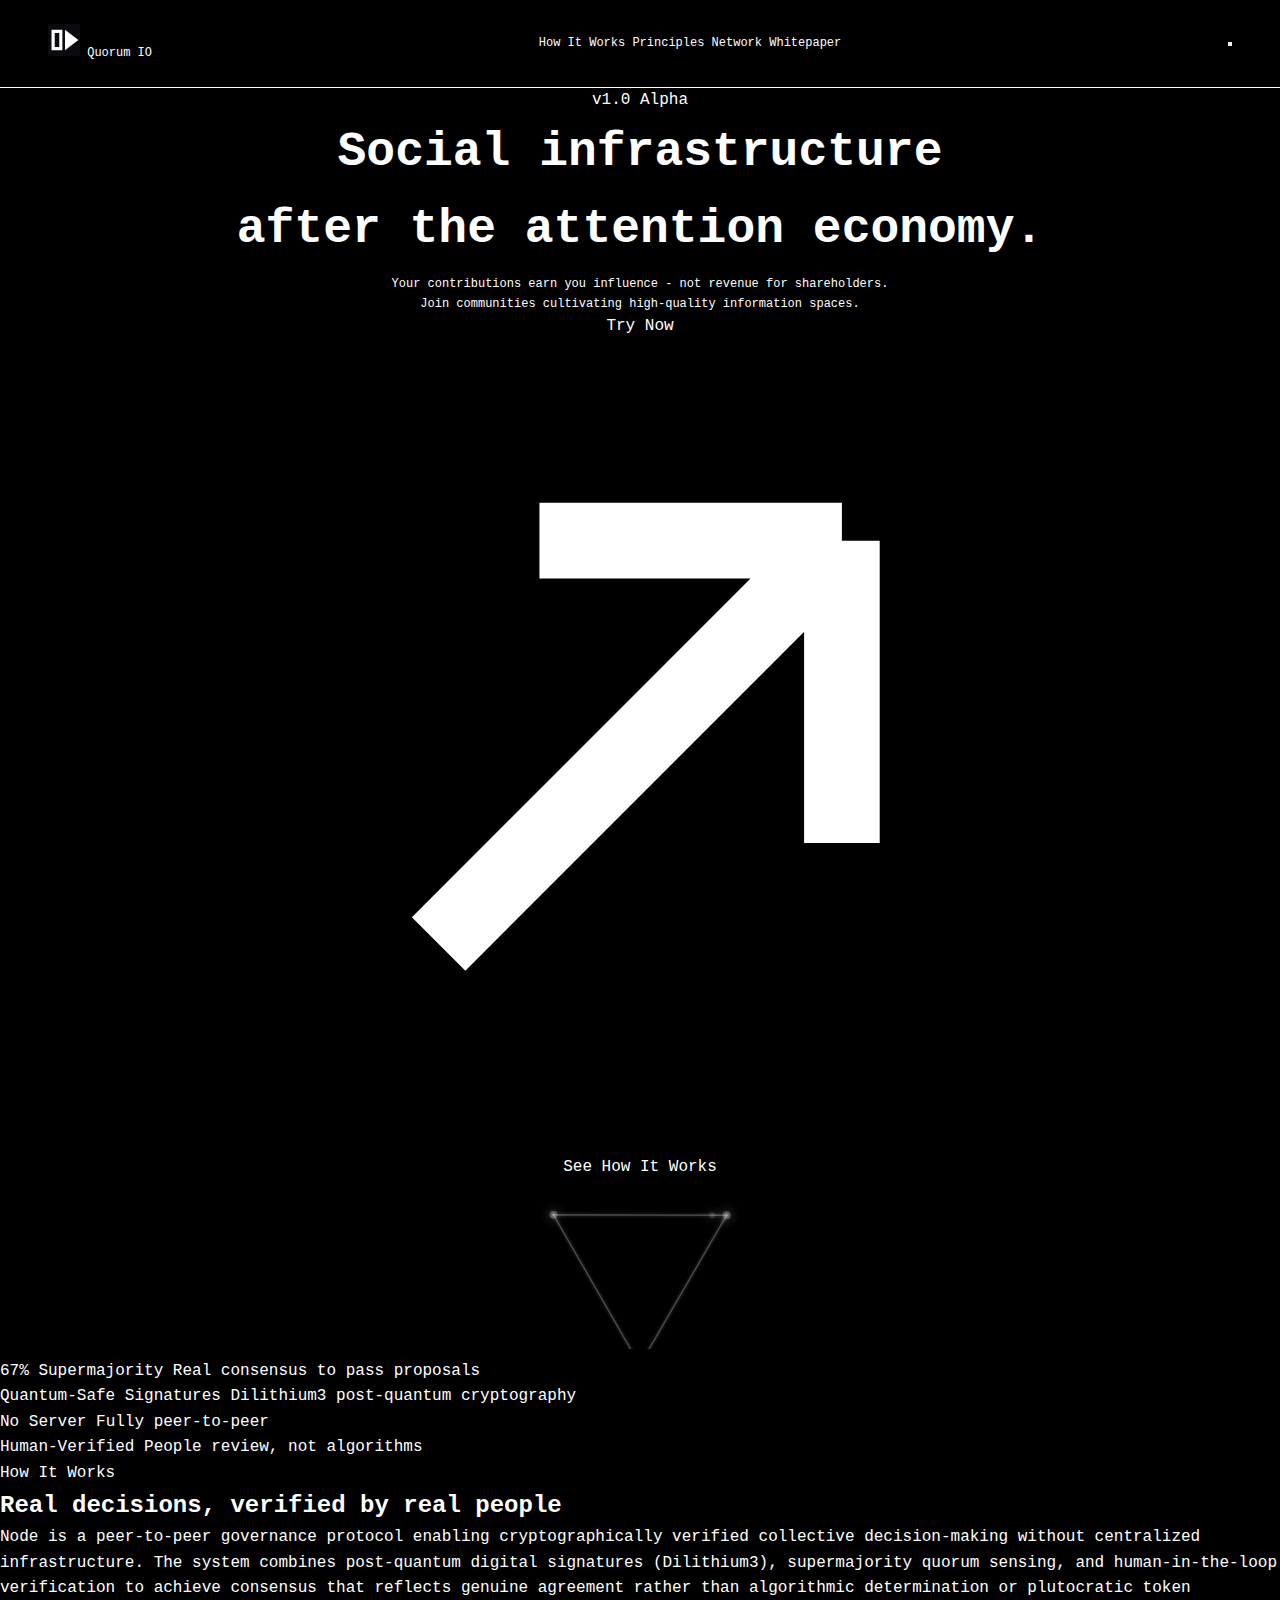
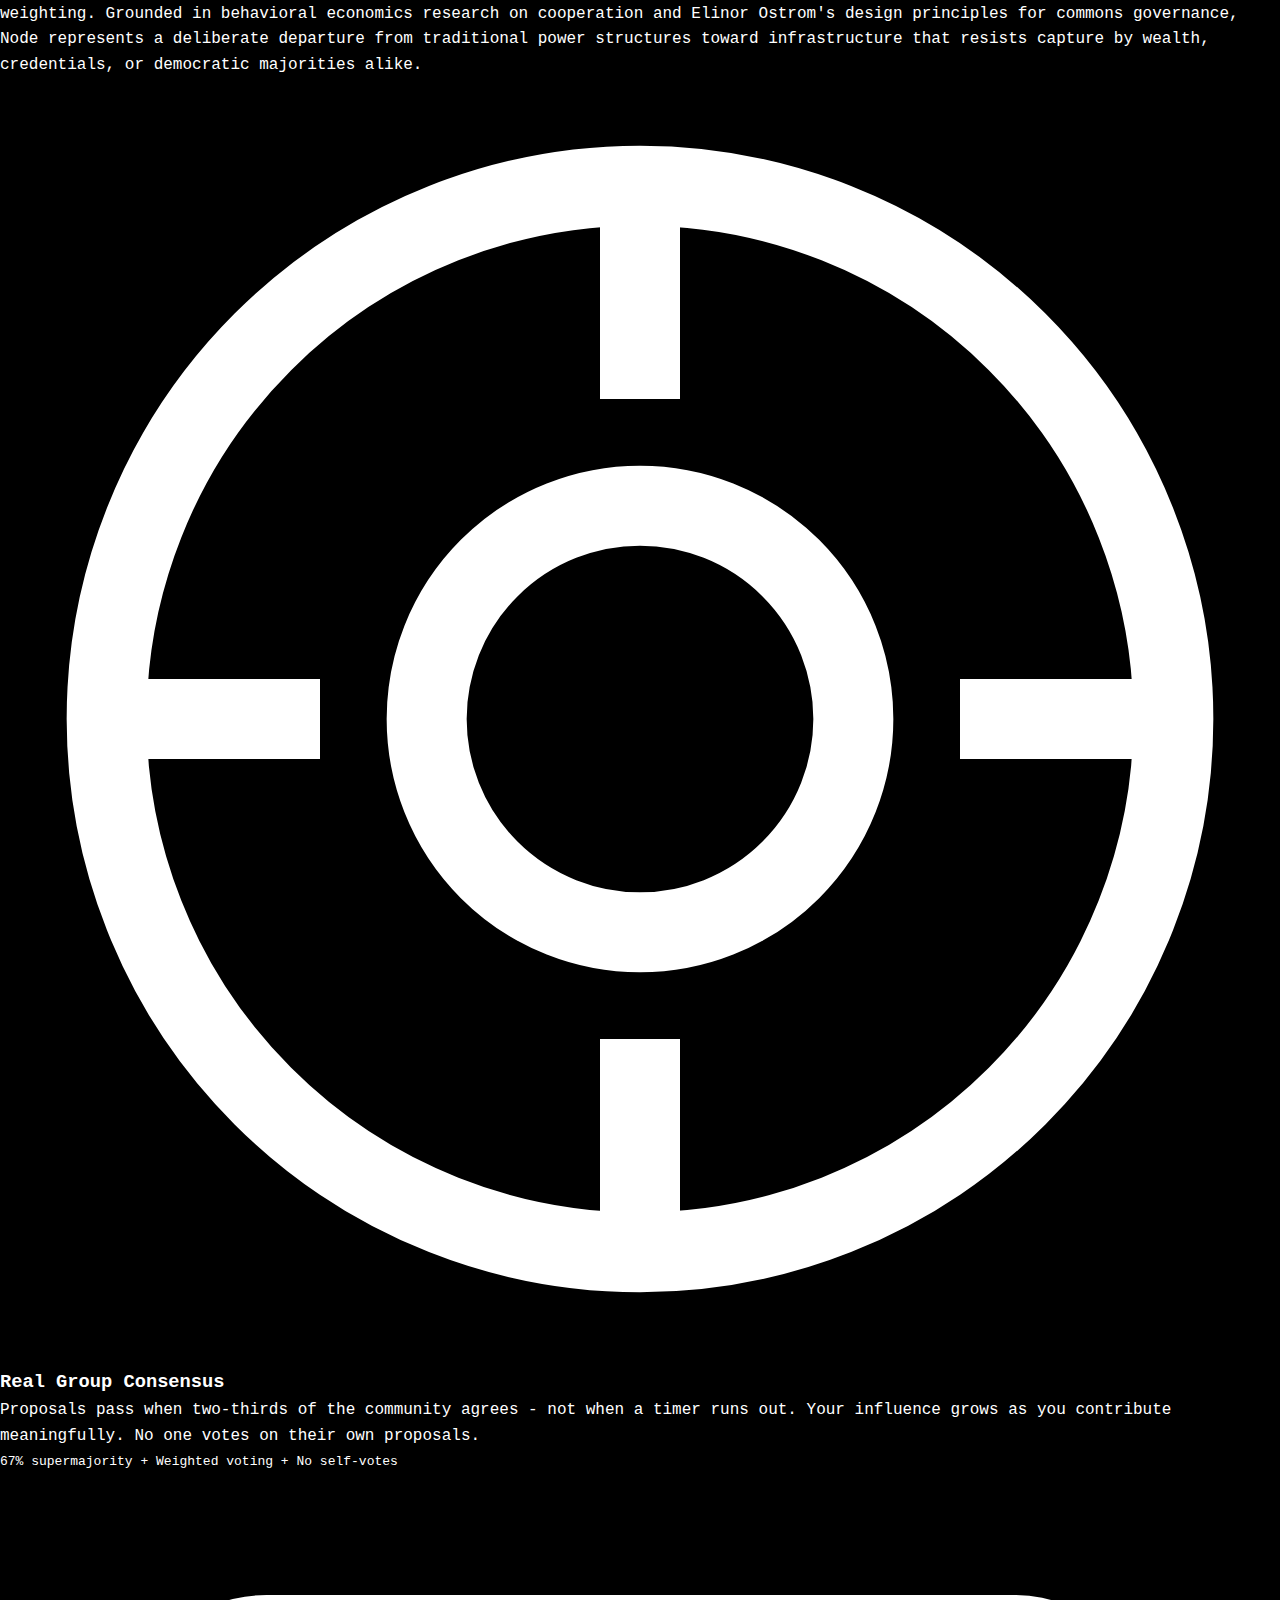
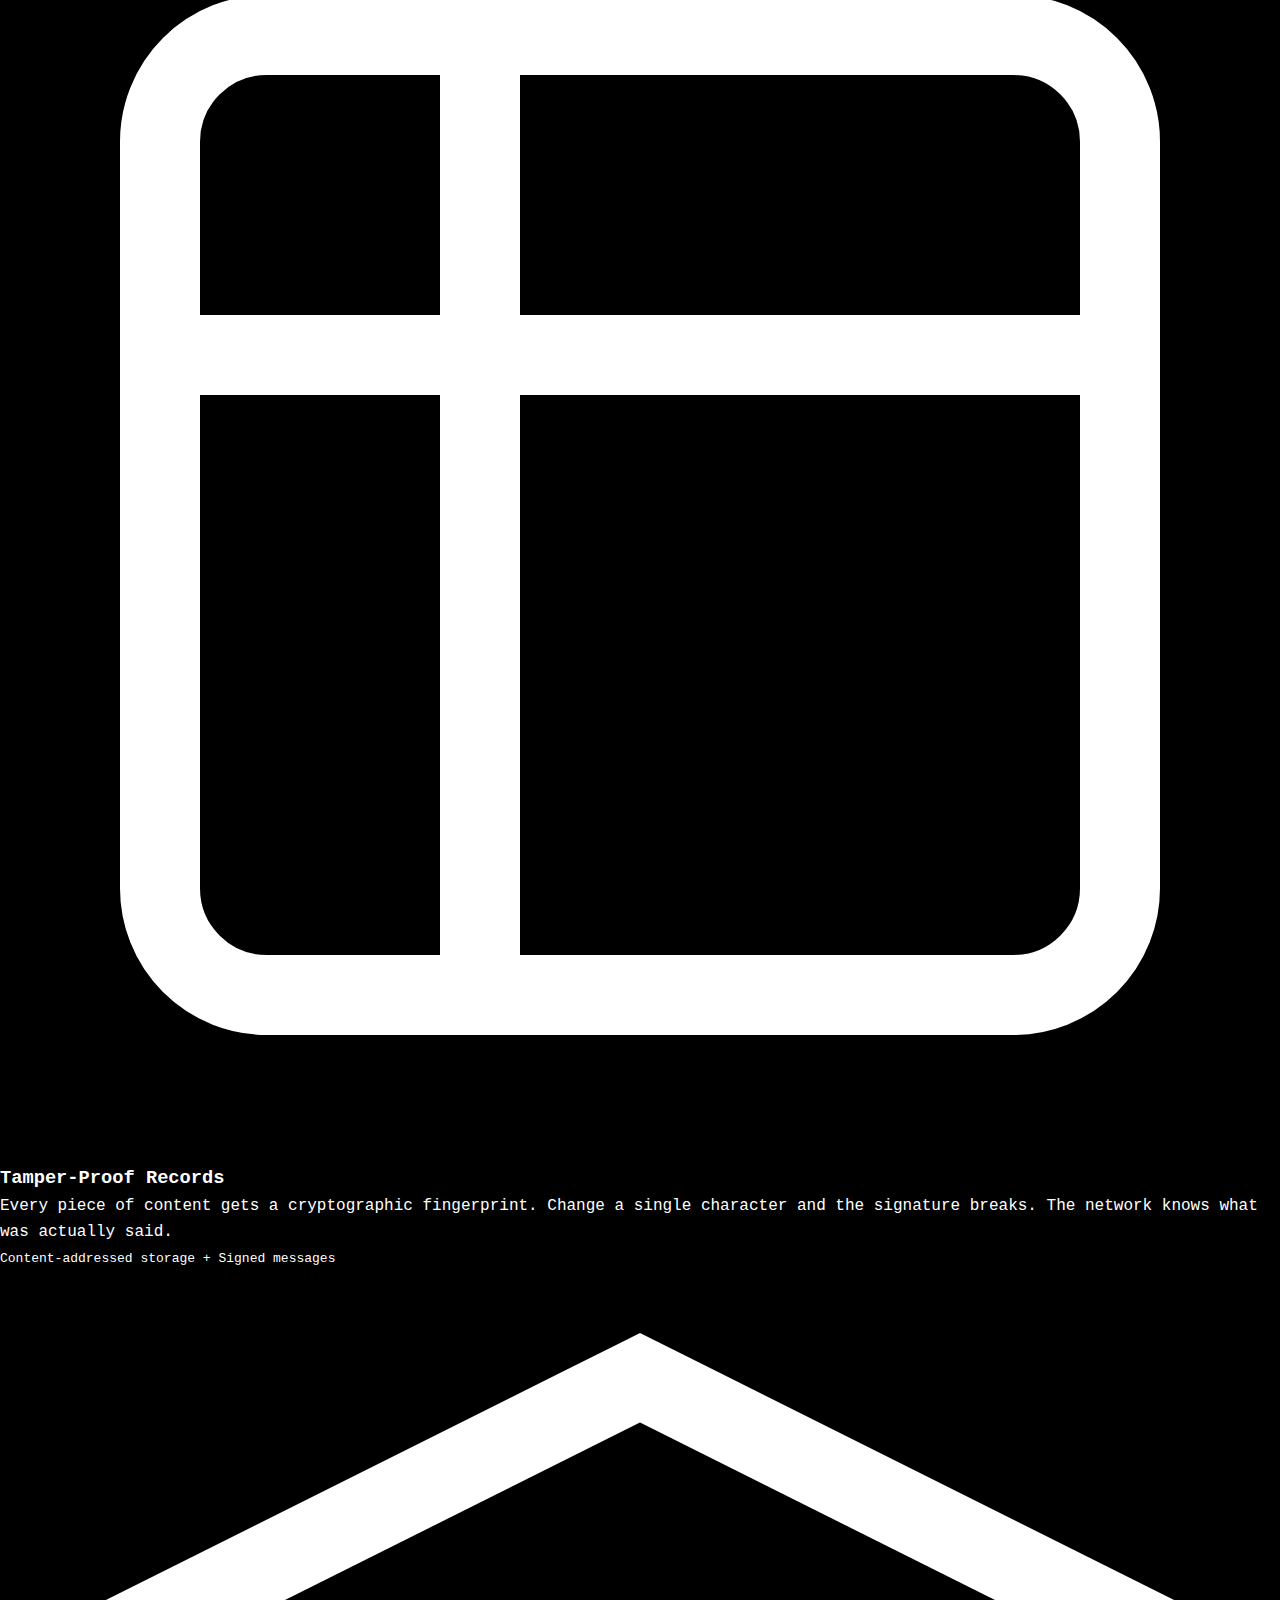
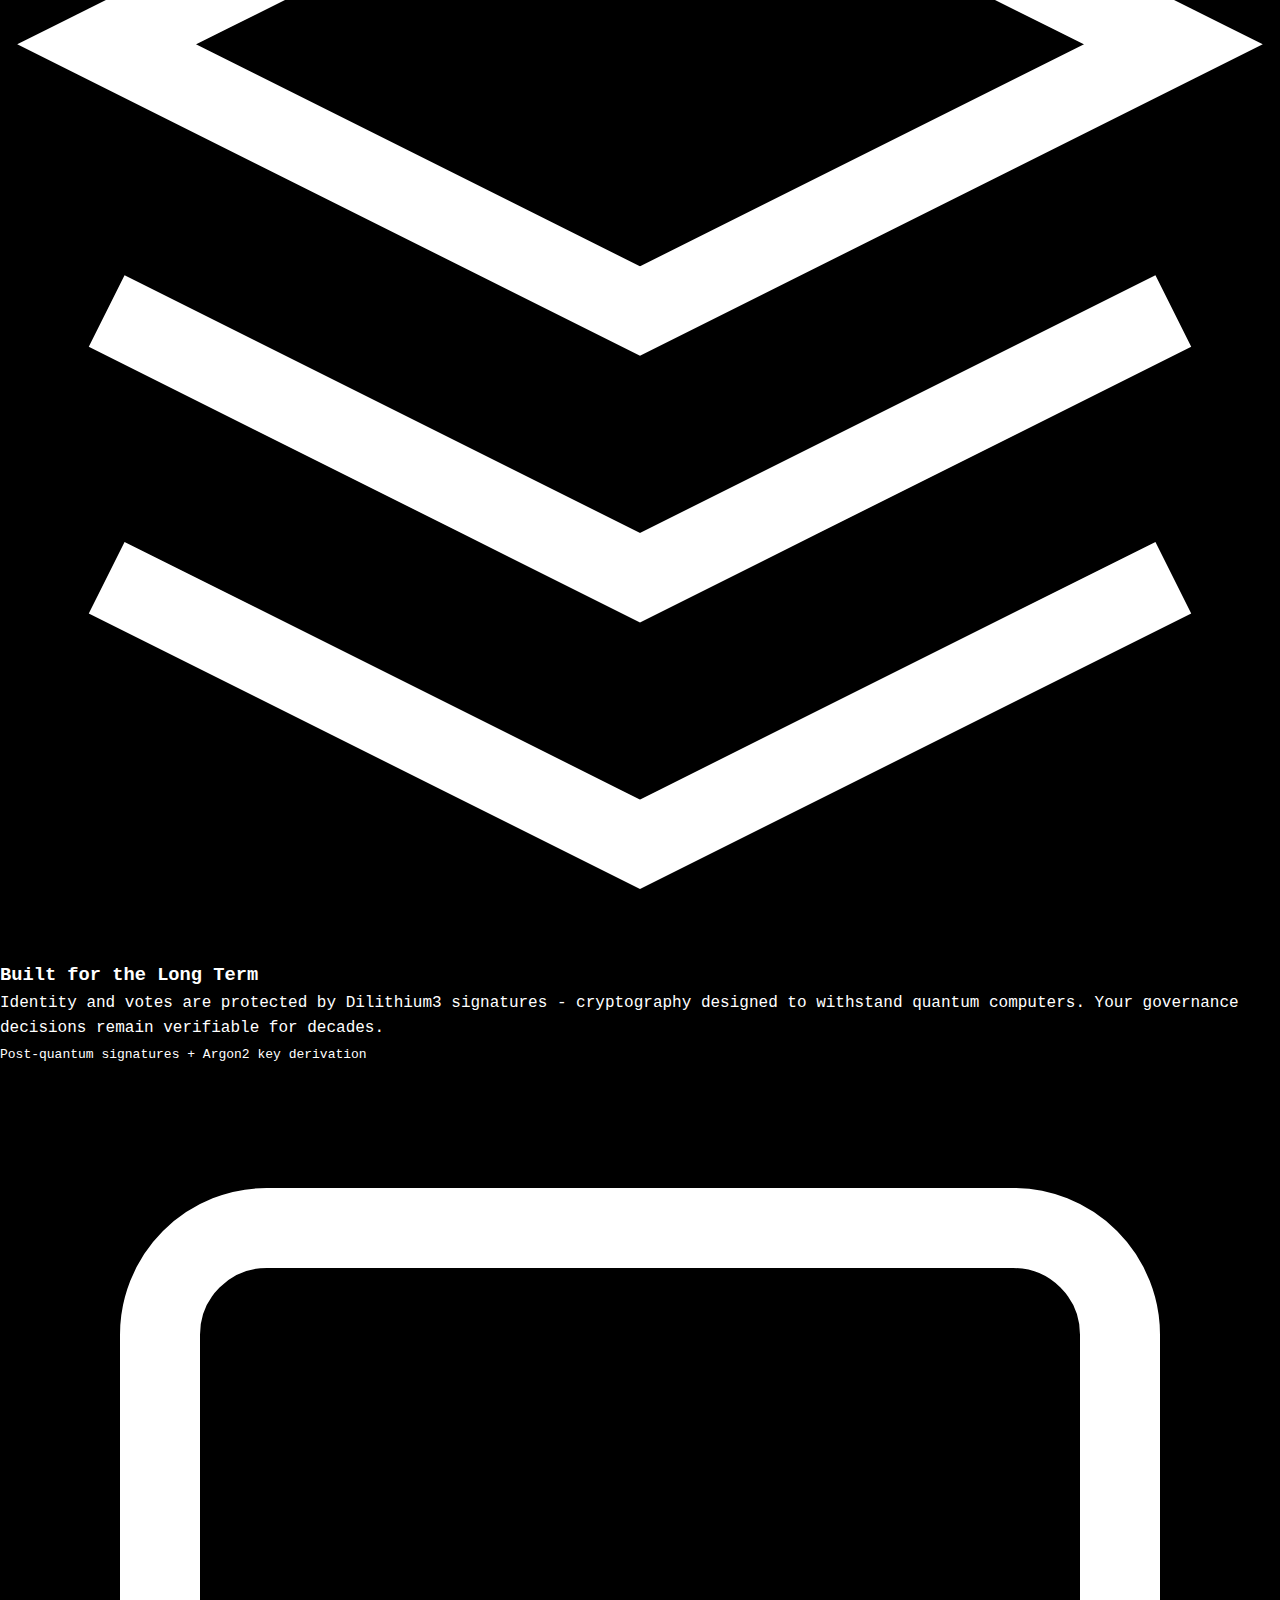
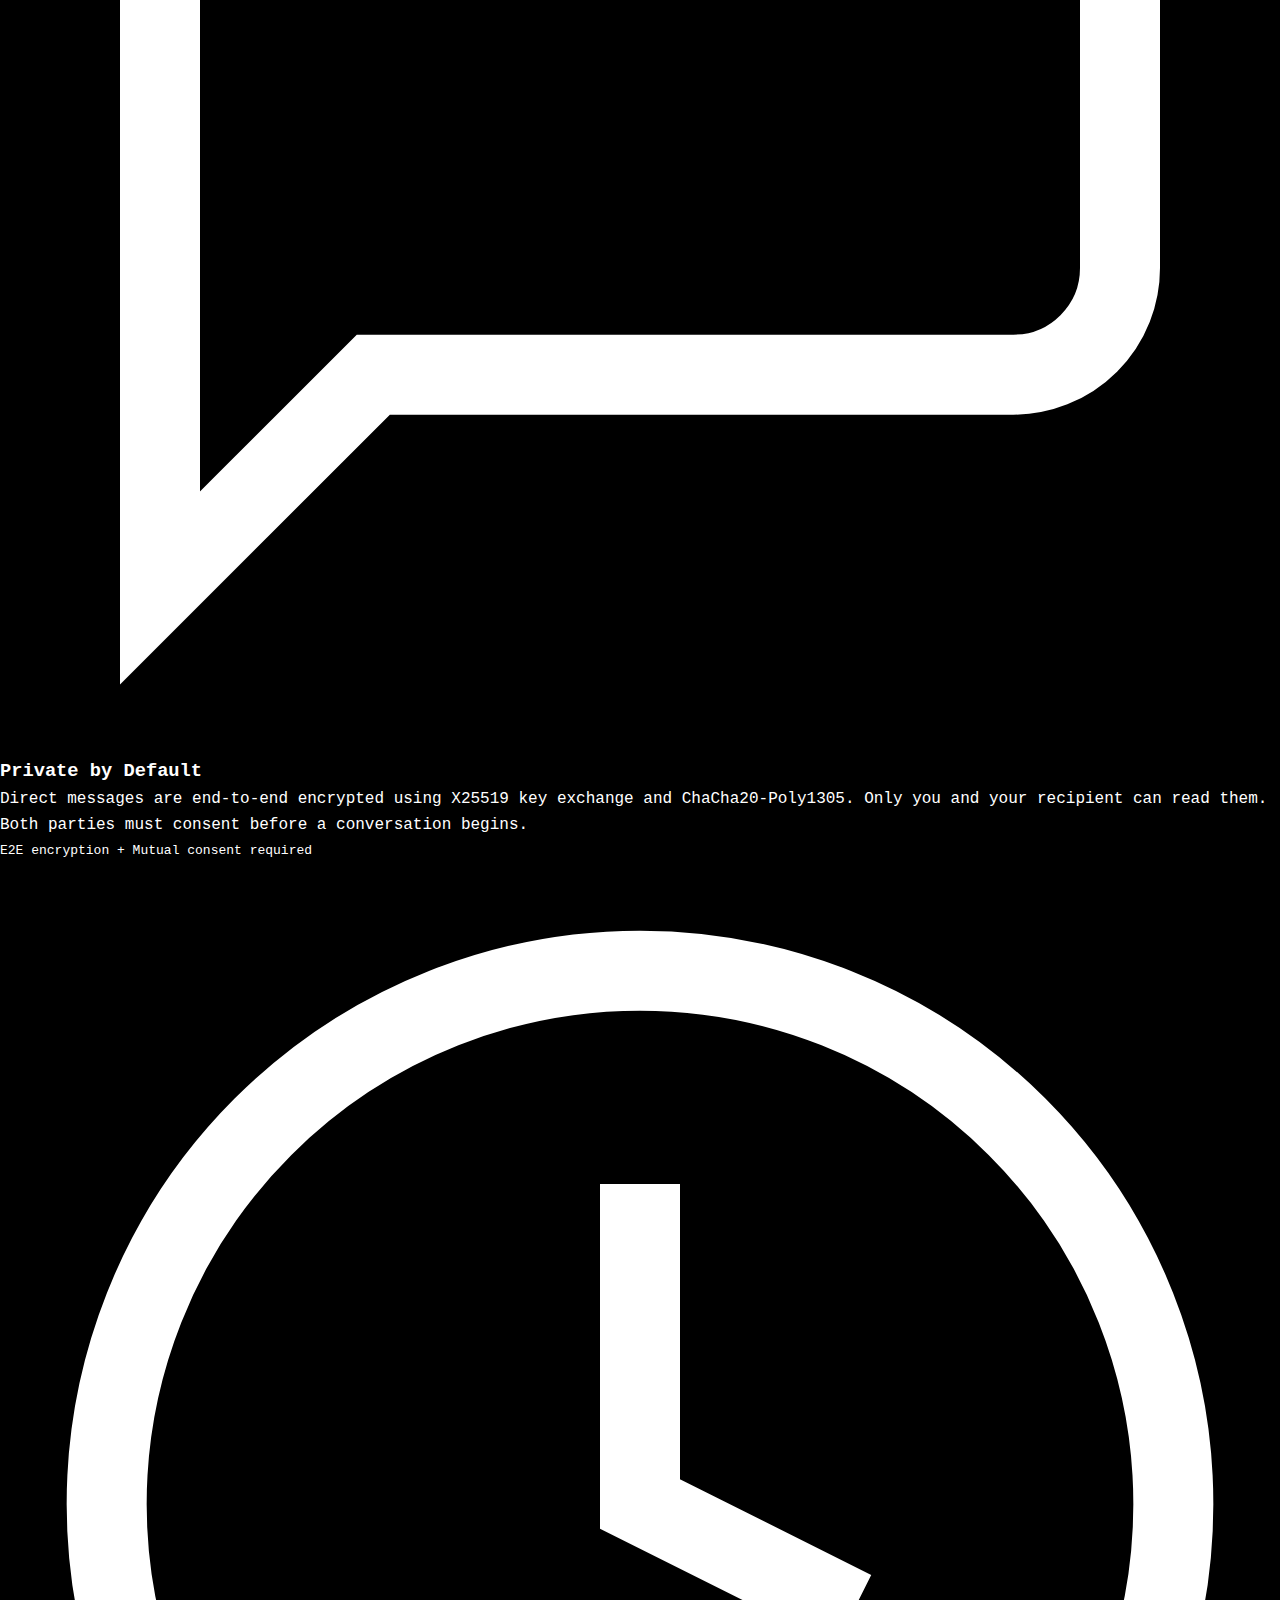
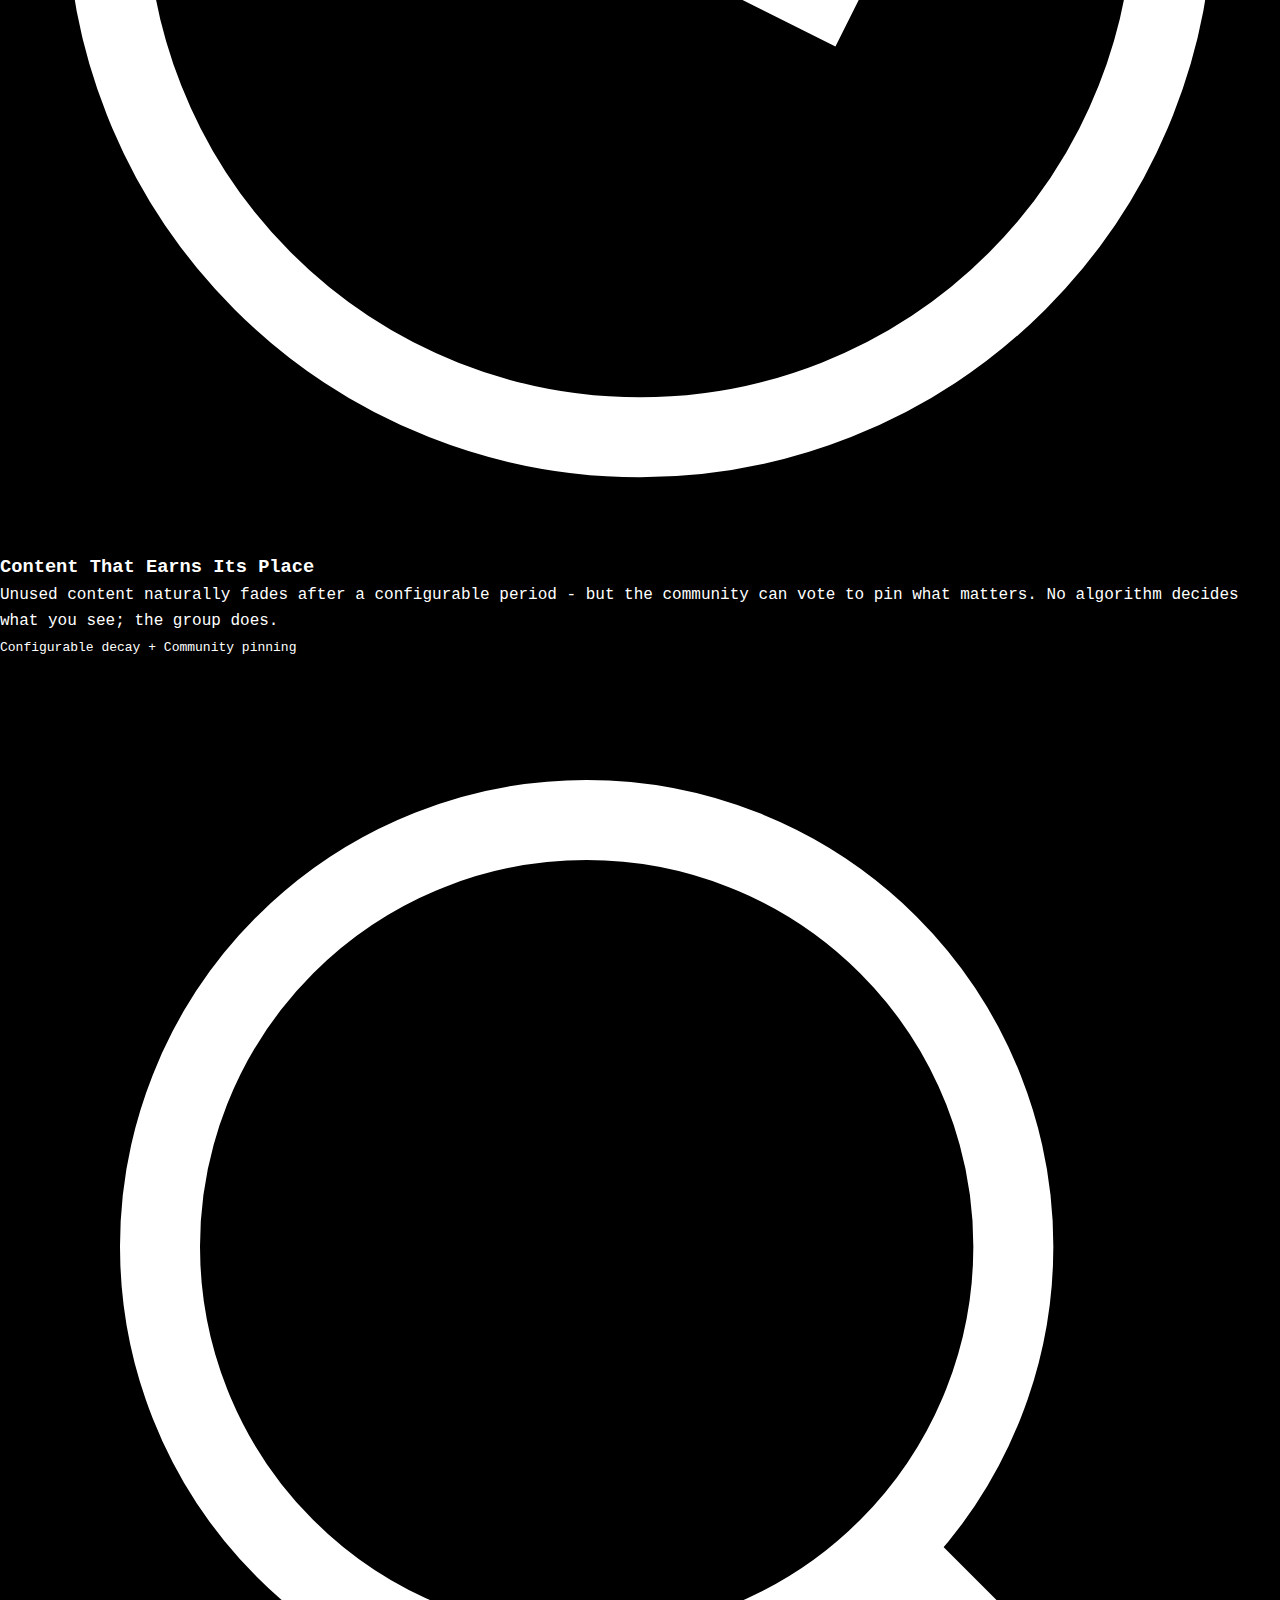
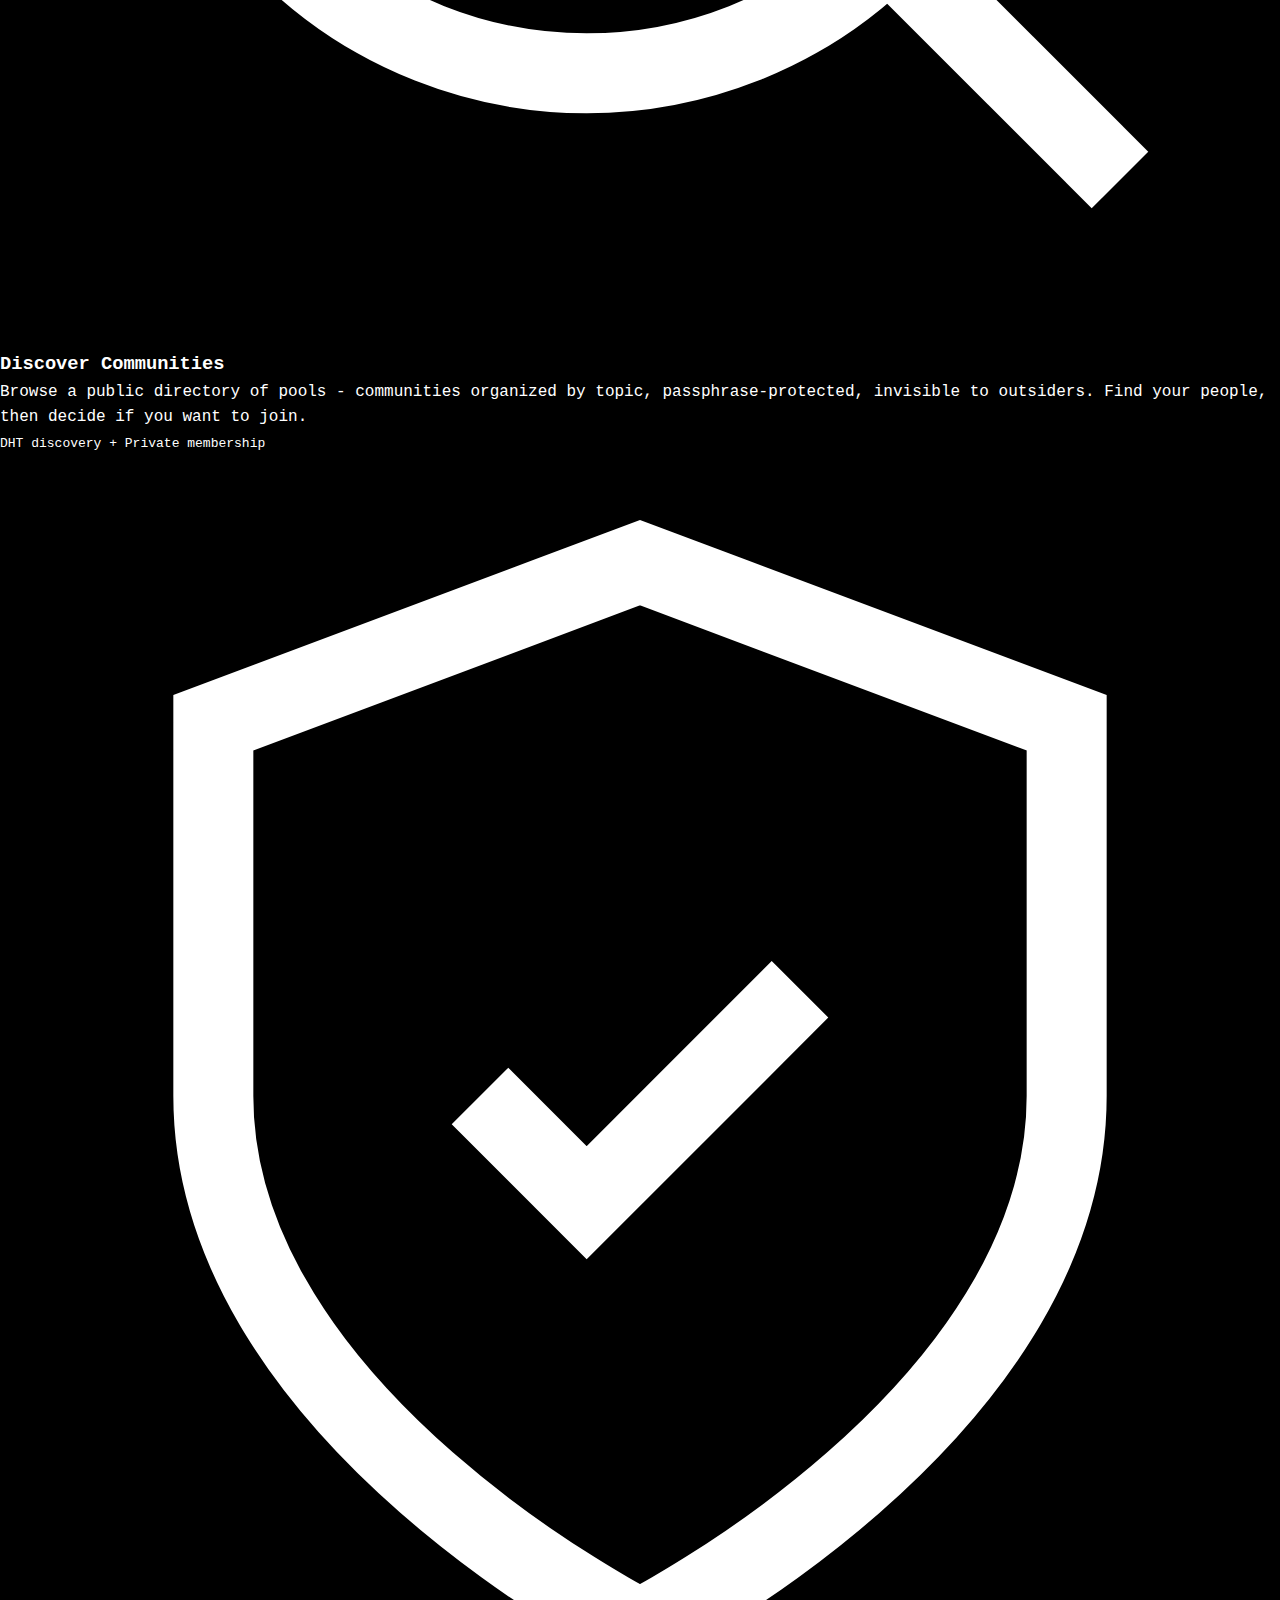
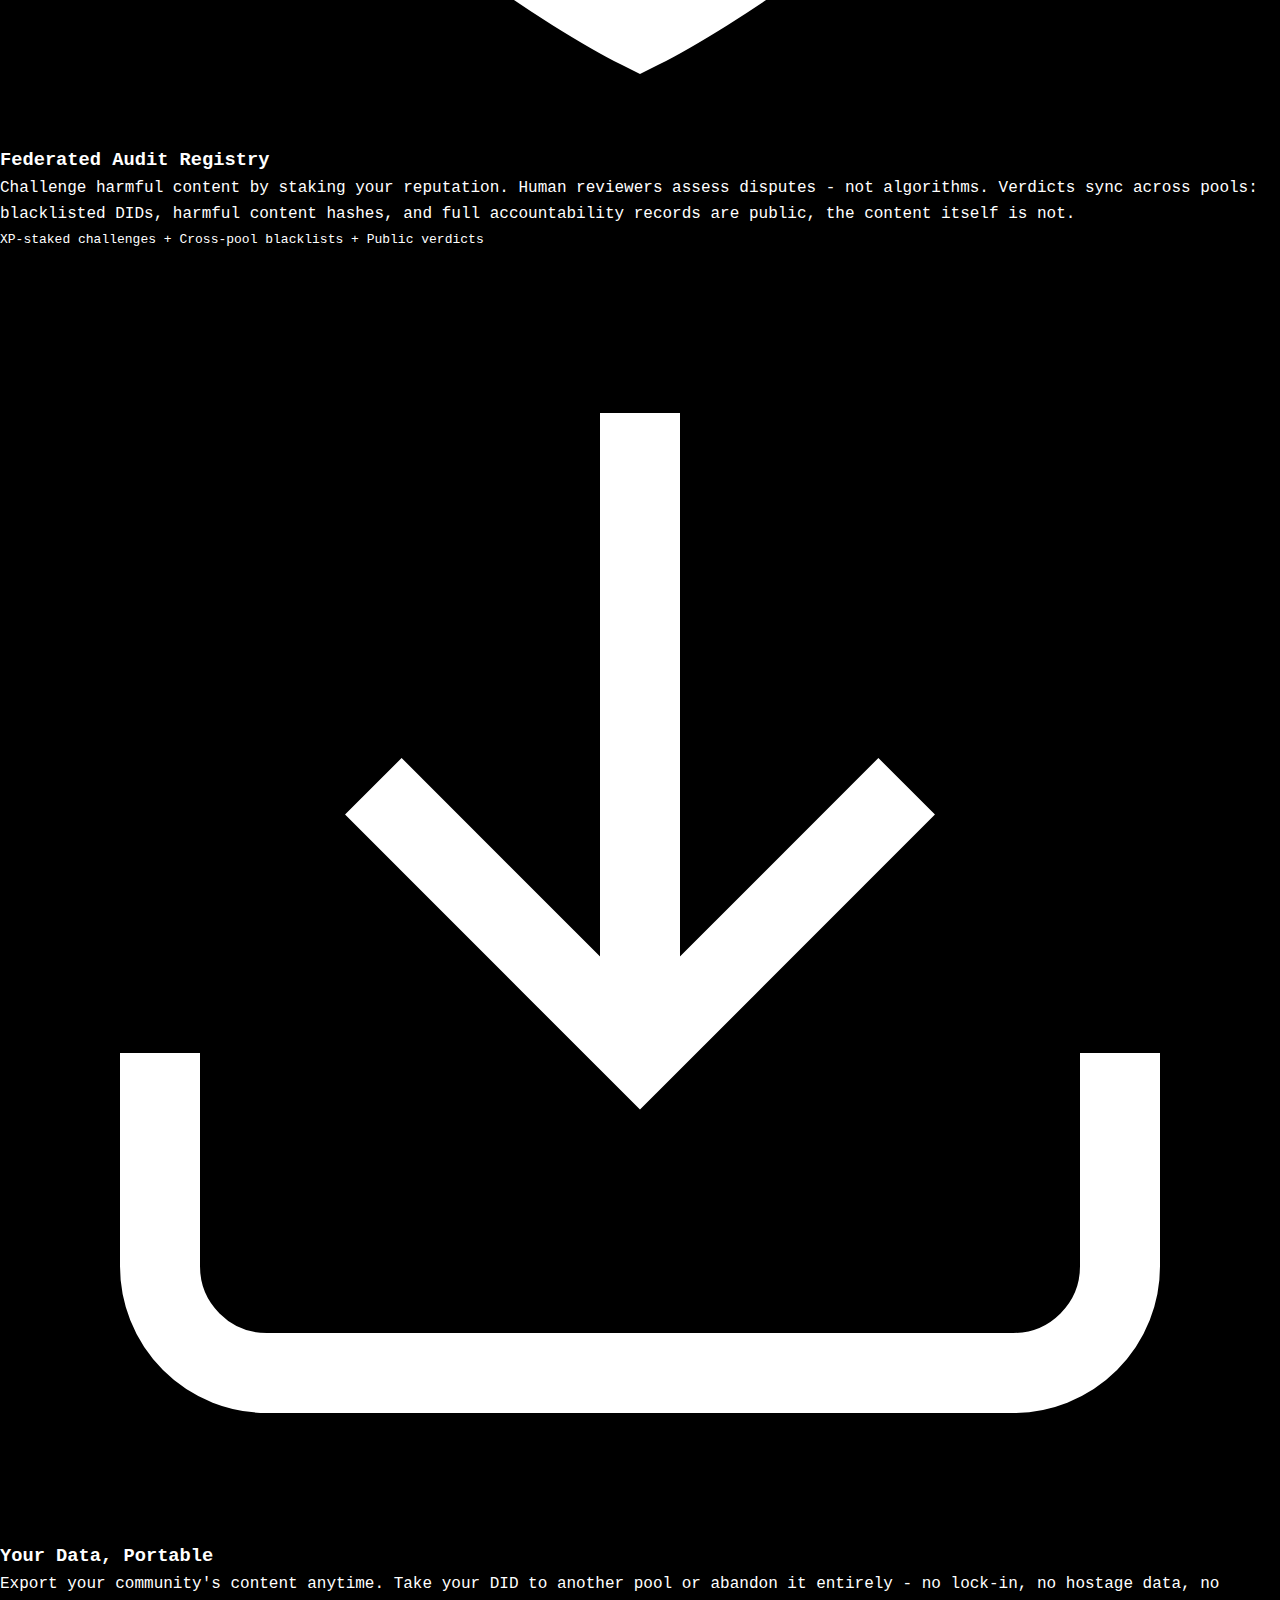
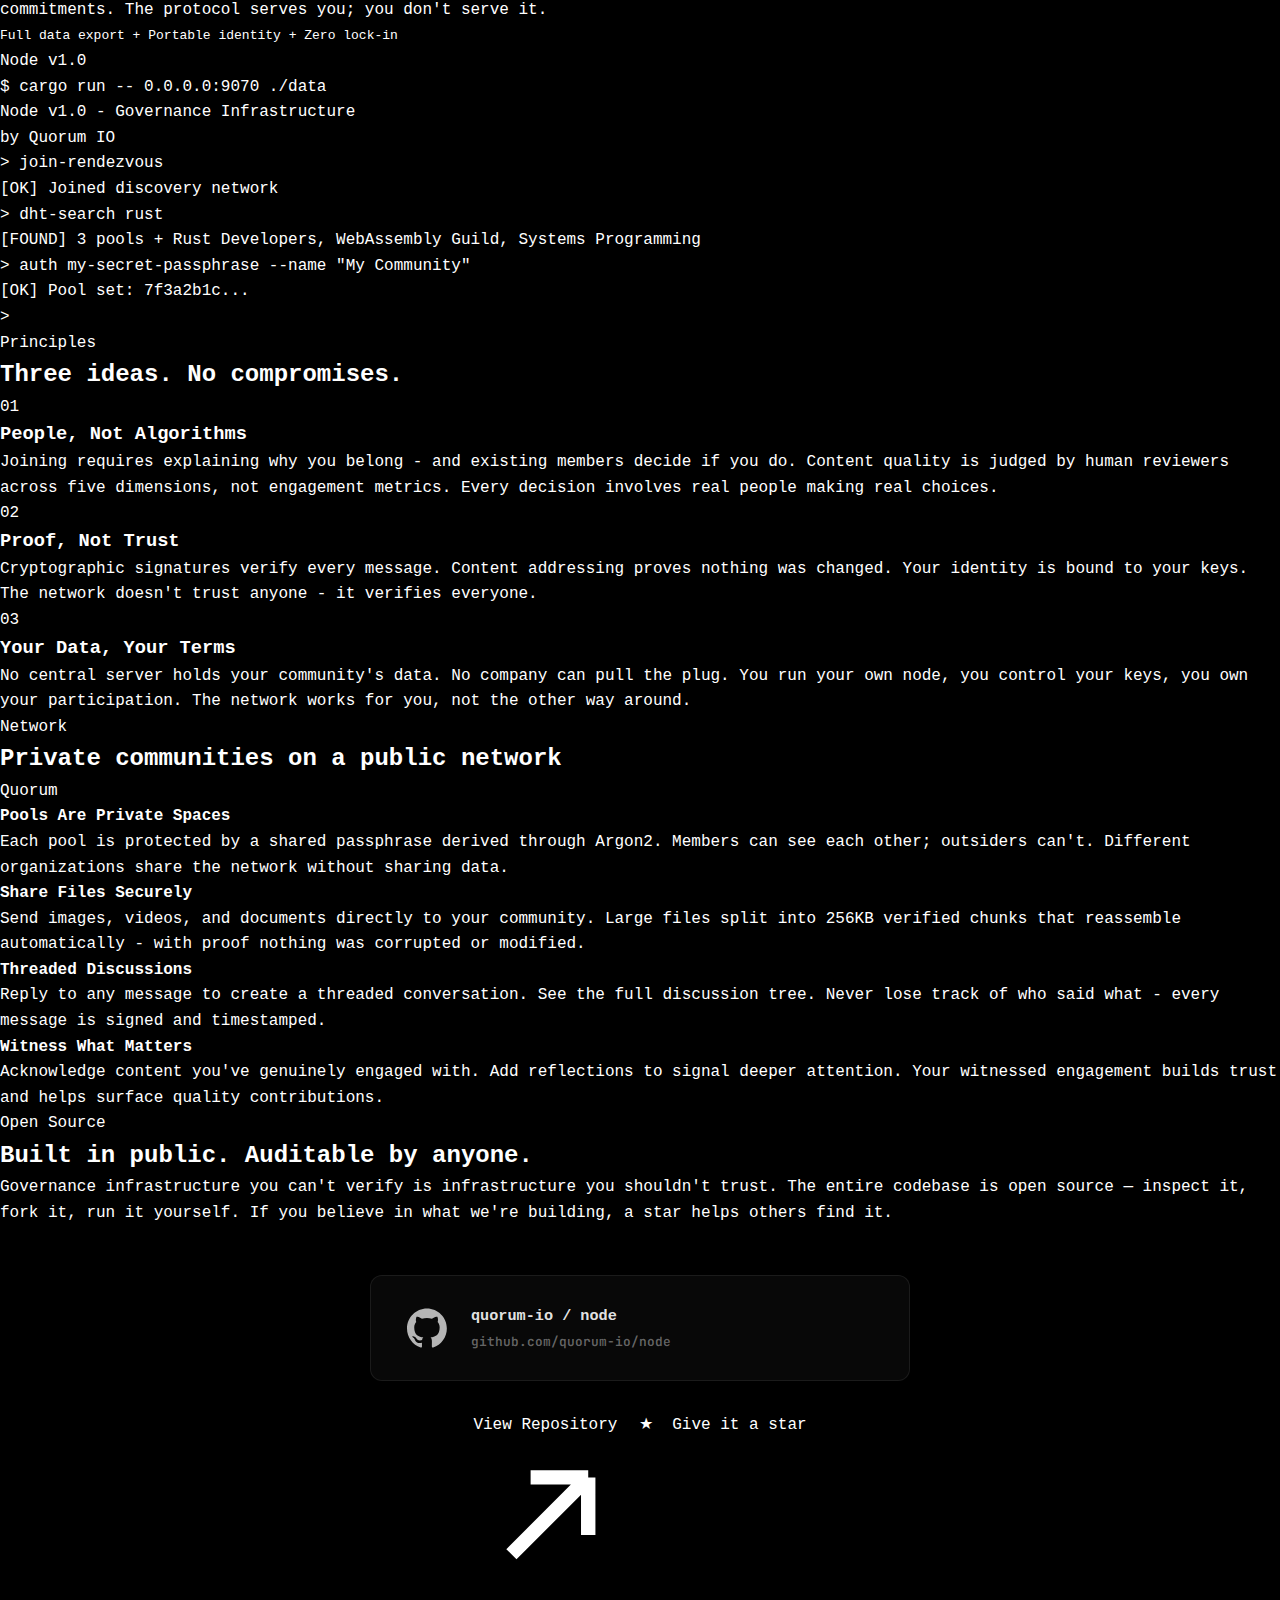
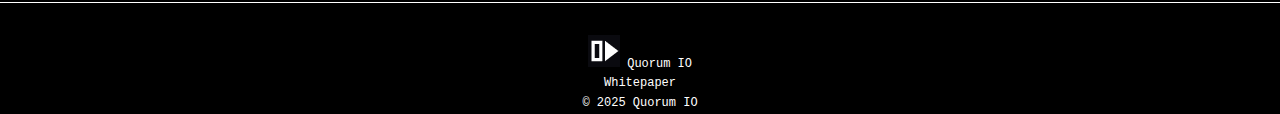
<file: index.html>
<!DOCTYPE html>
<html lang="en">
<head>
  <meta charset="UTF-8">
  <meta name="viewport" content="width=device-width, initial-scale=1.0">
  <title>Node by Quorum IO</title>
  <link rel="icon" href="favicon.ico">
  <link rel="stylesheet" href="style.css">
  <link rel="preconnect" href="https://fonts.googleapis.com">
  <link rel="preconnect" href="https://fonts.gstatic.com" crossorigin>
  <link href="https://fonts.googleapis.com/css2?family=Inter:wght@400;500;600;700&family=JetBrains+Mono:wght@400;500&display=swap" rel="stylesheet">
</head>
<body>
  <div class="noise"></div>
  
  <header>
    <nav>
      <a href="https://quorum-io.github.io/homepage/index.html" class="logo">
        <img src="logo.png" alt="Quorum IO" />
        <span class="logo-text">Quorum IO</span>
      </a>
      <div class="nav-links">
          <a href="https://quorum-io.github.io/homepage/index.html#technology">How It Works</a>
          <a href="https://quorum-io.github.io/homepage/index.html#principles">Principles</a>
          <a href="https://quorum-io.github.io/homepage/index.html#network">Network</a>
          <a href="whitepaper.html">Whitepaper</a>
      </div>
      <button class="mobile-menu" aria-label="Menu">
        <span></span>
        <span></span>
      </button>
    </nav>
  </header>

  <main>
    <!-- Hero Section -->
    <section class="hero">
      <div class="hero-bg">
        <div class="gradient-orb orb-1"></div>
        <div class="gradient-orb orb-2"></div>
        <div class="gradient-orb orb-3"></div>
      </div>
      
      <div class="hero-content">
        <div class="hero-badge">
          <span class="badge-dot"></span>
          <span class="badge-text">v1.0 Alpha</span>
        </div>
        <h1>
          Social infrastructure<br>
          after the attention economy.
        </h1>
        <p class="hero-description">
          Your contributions earn you influence - not revenue for shareholders.<br>
          Join communities cultivating high-quality information spaces.
        </p>
        <div class="hero-actions">
          <a href="https://github.com/quorum-io/node" class="btn btn-primary">
            Try Now
            <svg class="icon-arrow" viewBox="0 0 16 16" fill="none" stroke="currentColor" stroke-width="1.5">
              <path d="M4 12L12 4M12 4H6M12 4V10"/>
            </svg>
          </a>
          <a href="#technology" class="btn btn-ghost">
            See How It Works
          </a>
        </div>
      </div>

      <!-- Abstract Network Visualization -->
      <div class="hero-visual">
        <canvas id="networkCanvas"></canvas>
        <div class="visual-overlay"></div>
      </div>
    </section>

    <!-- Metrics Bar -->
    <section class="metrics-bar">
      <div class="metrics-container">
        <div class="metric">
          <span class="metric-value">67% Supermajority</span>
          <span class="metric-label">Real consensus to pass proposals</span>
        </div>
        <div class="metric">
          <span class="metric-value">Quantum-Safe Signatures</span>
          <span class="metric-label">Dilithium3 post-quantum cryptography</span>
        </div>
        <div class="metric">
          <span class="metric-value">No Server</span>
          <span class="metric-label">Fully peer-to-peer</span>
        </div>
        <div class="metric">
          <span class="metric-value">Human-Verified</span>
          <span class="metric-label">People review, not algorithms</span>
        </div>
      </div>
    </section>

    <!-- Technology Section -->
    <section id="technology" class="section">
      <div class="section-header">
        <p class="section-label">How It Works</p>
        <h2>Real decisions, verified by real people</h2>
        <p class="section-desc">
          Node is a peer-to-peer governance protocol enabling cryptographically verified collective decision-making without centralized infrastructure. The system combines post-quantum digital signatures (Dilithium3), supermajority quorum sensing, and human-in-the-loop verification to achieve consensus that reflects genuine agreement rather than algorithmic determination or plutocratic token weighting. Grounded in behavioral economics research on cooperation and Elinor Ostrom's design principles for commons governance, Node represents a deliberate departure from traditional power structures toward infrastructure that resists capture by wealth, credentials, or democratic majorities alike.
        </p>
      </div>
      
      <div class="features-grid">
        <article class="feature-card">
          <div class="feature-icon">
            <svg viewBox="0 0 24 24" fill="none" stroke="currentColor" stroke-width="1.5">
              <circle cx="12" cy="12" r="10"/>
              <circle cx="12" cy="12" r="4"/>
              <path d="M12 2v4M12 18v4M2 12h4M18 12h4"/>
            </svg>
          </div>
          <h3>Real Group Consensus</h3>
          <p>Proposals pass when two-thirds of the community agrees - not when a timer runs out. Your influence grows as you contribute meaningfully. No one votes on their own proposals.</p>
          <code>67% supermajority + Weighted voting + No self-votes</code>
        </article>

        <article class="feature-card">
          <div class="feature-icon">
            <svg viewBox="0 0 24 24" fill="none" stroke="currentColor" stroke-width="1.5">
              <rect x="3" y="3" width="18" height="18" rx="2"/>
              <path d="M3 9h18M9 3v18"/>
            </svg>
          </div>
          <h3>Tamper-Proof Records</h3>
          <p>Every piece of content gets a cryptographic fingerprint. Change a single character and the signature breaks. The network knows what was actually said.</p>
          <code>Content-addressed storage + Signed messages</code>
        </article>

        <article class="feature-card">
          <div class="feature-icon">
            <svg viewBox="0 0 24 24" fill="none" stroke="currentColor" stroke-width="1.5">
              <path d="M12 2L2 7l10 5 10-5-10-5z"/>
              <path d="M2 17l10 5 10-5"/>
              <path d="M2 12l10 5 10-5"/>
            </svg>
          </div>
          <h3>Built for the Long Term</h3>
          <p>Identity and votes are protected by Dilithium3 signatures - cryptography designed to withstand quantum computers. Your governance decisions remain verifiable for decades.</p>
          <code>Post-quantum signatures + Argon2 key derivation</code>
        </article>

        <article class="feature-card">
          <div class="feature-icon">
            <svg viewBox="0 0 24 24" fill="none" stroke="currentColor" stroke-width="1.5">
              <path d="M21 15a2 2 0 01-2 2H7l-4 4V5a2 2 0 012-2h14a2 2 0 012 2z"/>
            </svg>
          </div>
          <h3>Private by Default</h3>
          <p>Direct messages are end-to-end encrypted using X25519 key exchange and ChaCha20-Poly1305. Only you and your recipient can read them. Both parties must consent before a conversation begins.</p>
          <code>E2E encryption + Mutual consent required</code>
        </article>

        <article class="feature-card">
          <div class="feature-icon">
            <svg viewBox="0 0 24 24" fill="none" stroke="currentColor" stroke-width="1.5">
              <circle cx="12" cy="12" r="10"/>
              <path d="M12 6v6l4 2"/>
            </svg>
          </div>
          <h3>Content That Earns Its Place</h3>
          <p>Unused content naturally fades after a configurable period - but the community can vote to pin what matters. No algorithm decides what you see; the group does.</p>
          <code>Configurable decay + Community pinning</code>
        </article>

        <article class="feature-card">
          <div class="feature-icon">
            <svg viewBox="0 0 24 24" fill="none" stroke="currentColor" stroke-width="1.5">
              <circle cx="11" cy="11" r="8"/>
              <path d="M21 21l-4.35-4.35"/>
            </svg>
          </div>
          <h3>Discover Communities</h3>
          <p>Browse a public directory of pools - communities organized by topic, passphrase-protected, invisible to outsiders. Find your people, then decide if you want to join.</p>
          <code>DHT discovery + Private membership</code>
        </article>

        <article class="feature-card">
          <div class="feature-icon">
            <svg viewBox="0 0 24 24" fill="none" stroke="currentColor" stroke-width="1.5">
              <path d="M12 22s8-4 8-10V5l-8-3-8 3v7c0 6 8 10 8 10z"/>
              <path d="M9 12l2 2 4-4"/>
            </svg>
          </div>
          <h3>Federated Audit Registry</h3>
          <p>Challenge harmful content by staking your reputation. Human reviewers assess disputes - not algorithms. Verdicts sync across pools: blacklisted DIDs, harmful content hashes, and full accountability records are public, the content itself is not.</p>
          <code>XP-staked challenges + Cross-pool blacklists + Public verdicts</code>
        </article>

        <article class="feature-card">
          <div class="feature-icon">
            <svg viewBox="0 0 24 24" fill="none" stroke="currentColor" stroke-width="1.5">
              <path d="M21 15v4a2 2 0 01-2 2H5a2 2 0 01-2-2v-4"/>
              <polyline points="7 10 12 15 17 10"/>
              <line x1="12" y1="15" x2="12" y2="3"/>
            </svg>
          </div>
          <h3>Your Data, Portable</h3>
          <p>Export your community's content anytime. Take your DID to another pool or abandon it entirely - no lock-in, no hostage data, no commitments. The protocol serves you; you don't serve it.</p>
          <code>Full data export + Portable identity + Zero lock-in</code>
        </article>
      </div>
    </section>

    <!-- Terminal Section -->
    <section class="section terminal-section">
      <div class="terminal-window">
        <div class="terminal-header">
          <div class="terminal-controls">
            <span></span><span></span><span></span>
          </div>
          <span class="terminal-title">Node v1.0</span>
        </div>
        <div class="terminal-body">
          <div class="terminal-line">
            <span class="prompt">$</span>
            <span class="command">cargo run -- 0.0.0.0:9070 ./data</span>
          </div>
          <div class="terminal-output">Node v1.0  -  Governance Infrastructure</div>
          <div class="terminal-output dim">by Quorum IO</div>
          <div class="terminal-line">
            <span class="prompt">></span>
            <span class="command">join-rendezvous</span>
          </div>
          <div class="terminal-output"><span class="highlight">[OK]</span> Joined discovery network</div>
          <div class="terminal-line">
            <span class="prompt">></span>
            <span class="command">dht-search rust</span>
          </div>
          <div class="terminal-output"><span class="highlight">[FOUND]</span> 3 pools  +   Rust Developers, WebAssembly Guild, Systems Programming</div>
          <div class="terminal-line">
            <span class="prompt">></span>
            <span class="command">auth my-secret-passphrase --name "My Community"</span>
          </div>
          <div class="terminal-output"><span class="highlight">[OK]</span> Pool set: 7f3a2b1c...</div>
          <div class="terminal-line">
            <span class="prompt">></span>
            <span class="command typing" id="typingCommand"></span>
            <span class="cursor"></span>
          </div>
        </div>
      </div>
    </section>

    <!-- Principles Section -->
    <section id="principles" class="section">
      <div class="section-header">
        <p class="section-label">Principles</p>
        <h2>Three ideas. No compromises.</h2>
      </div>

      <div class="principles-grid">
        <div class="principle-card">
          <span class="principle-number">01</span>
          <h3>People, Not Algorithms</h3>
          <p>Joining requires explaining why you belong - and existing members decide if you do. Content quality is judged by human reviewers across five dimensions, not engagement metrics. Every decision involves real people making real choices.</p>
        </div>
        <div class="principle-card">
          <span class="principle-number">02</span>
          <h3>Proof, Not Trust</h3>
          <p>Cryptographic signatures verify every message. Content addressing proves nothing was changed. Your identity is bound to your keys. The network doesn't trust anyone - it verifies everyone.</p>
        </div>
        <div class="principle-card">
          <span class="principle-number">03</span>
          <h3>Your Data, Your Terms</h3>
          <p>No central server holds your community's data. No company can pull the plug. You run your own node, you control your keys, you own your participation. The network works for you, not the other way around.</p>
        </div>
      </div>
    </section>

    <!-- Network Section -->
    <section id="network" class="section">
      <div class="section-header">
        <p class="section-label">Network</p>
        <h2>Private communities on a public network</h2>
      </div>

      <div class="network-grid">
        <div class="network-visual">
          <div class="pool-visualization">
            <div class="pool-ring pool-ring-1">
              <div class="pool-node"></div>
              <div class="pool-node"></div>
              <div class="pool-node"></div>
            </div>
            <div class="pool-ring pool-ring-2">
              <div class="pool-node"></div>
              <div class="pool-node"></div>
              <div class="pool-node"></div>
              <div class="pool-node"></div>
            </div>
            <div class="pool-ring pool-ring-3">
              <div class="pool-node"></div>
              <div class="pool-node"></div>
            </div>
            <div class="pool-center">
              <span>Quorum</span>
            </div>
          </div>
        </div>

        <div class="network-info">
          <div class="info-card">
            <h4>Pools Are Private Spaces</h4>
            <p>Each pool is protected by a shared passphrase derived through Argon2. Members can see each other; outsiders can't. Different organizations share the network without sharing data.</p>
          </div>
          <div class="info-card">
            <h4>Share Files Securely</h4>
            <p>Send images, videos, and documents directly to your community. Large files split into 256KB verified chunks that reassemble automatically - with proof nothing was corrupted or modified.</p>
          </div>
          <div class="info-card">
            <h4>Threaded Discussions</h4>
            <p>Reply to any message to create a threaded conversation. See the full discussion tree. Never lose track of who said what - every message is signed and timestamped.</p>
          </div>
          <div class="info-card">
            <h4>Witness What Matters</h4>
            <p>Acknowledge content you've genuinely engaged with. Add reflections to signal deeper attention. Your witnessed engagement builds trust and helps surface quality contributions.</p>
          </div>
        </div>
      </div>
    </section>

    <!-- GitHub Section -->
    <section id="github" class="section">
      <div class="section-header">
        <p class="section-label">Open Source</p>
        <h2>Built in public. Auditable by anyone.</h2>
        <p class="section-desc">
          Governance infrastructure you can't verify is infrastructure you shouldn't trust.
          The entire codebase is open source — inspect it, fork it, run it yourself.
          If you believe in what we're building, a star helps others find it.
        </p>
      </div>

      <div style="display:flex; flex-direction:column; align-items:center; gap:32px; margin-top:48px;">

        <!-- GitHub card -->
        <a href="https://github.com/quorum-io/node" target="_blank" rel="noopener noreferrer"
          style="
            display:flex; align-items:center; gap:24px;
            padding:28px 36px;
            background:rgba(255,255,255,0.03);
            border:1px solid rgba(255,255,255,0.08);
            border-radius:12px;
            text-decoration:none;
            transition:border-color 0.2s, background 0.2s;
            max-width:540px; width:100%;
          "
          onmouseover="this.style.borderColor='rgba(255,255,255,0.2)';this.style.background='rgba(255,255,255,0.06)'"
          onmouseout="this.style.borderColor='rgba(255,255,255,0.08)';this.style.background='rgba(255,255,255,0.03)'">
          <svg viewBox="0 0 98 96" fill="currentColor" style="width:40px;height:40px;flex-shrink:0;color:rgba(255,255,255,0.7)">
            <path fill-rule="evenodd" clip-rule="evenodd" d="M48.854 0C21.839 0 0 22 0 49.217c0 21.756 13.993 40.172 33.405 46.69 2.427.49 3.316-1.059 3.316-2.362 0-1.141-.08-5.052-.08-9.127-13.59 2.934-16.42-5.867-16.42-5.867-2.184-5.704-5.42-7.17-5.42-7.17-4.448-3.015.324-3.015.324-3.015 4.934.326 7.523 5.052 7.523 5.052 4.367 7.496 11.404 5.378 14.235 4.074.404-3.178 1.699-5.378 3.074-6.6-10.839-1.141-22.243-5.378-22.243-24.283 0-5.378 1.94-9.778 5.014-13.2-.485-1.222-2.184-6.275.486-13.038 0 0 4.125-1.304 13.426 5.052a46.97 46.97 0 0 1 12.214-1.63c4.125 0 8.33.571 12.213 1.63 9.302-6.356 13.427-5.052 13.427-5.052 2.67 6.763.97 11.816.485 13.038 3.155 3.422 5.015 7.822 5.015 13.2 0 18.905-11.404 23.06-22.324 24.283 1.78 1.548 3.316 4.481 3.316 9.126 0 6.6-.08 11.897-.08 13.526 0 1.304.89 2.853 3.316 2.364 19.412-6.52 33.405-24.935 33.405-46.691C97.707 22 75.788 0 48.854 0z"/>
          </svg>
          <div>
            <div style="color:rgba(255,255,255,0.9);font-weight:600;font-size:0.95rem;margin-bottom:4px;">quorum-io / node</div>
            <div style="color:rgba(255,255,255,0.4);font-size:0.8rem;font-family:'JetBrains Mono',monospace;">github.com/quorum-io/node</div>
          </div>
        </a>

        <!-- CTA buttons -->
        <div style="display:flex; gap:12px; flex-wrap:wrap; justify-content:center;">
          <a href="https://github.com/quorum-io/node" target="_blank" rel="noopener noreferrer" class="btn btn-primary">
            View Repository
            <svg class="icon-arrow" viewBox="0 0 16 16" fill="none" stroke="currentColor" stroke-width="1.5">
              <path d="M4 12L12 4M12 4H6M12 4V10"/>
            </svg>
          </a>
          <a href="https://github.com/quorum-io/node" target="_blank" rel="noopener noreferrer" class="btn btn-ghost">
            ★ &nbsp;Give it a star
          </a>
        </div>

      </div>
    </section>
  </main>

  <footer>
    <div class="footer-content">
      <div class="footer-brand">
        <img src="logo.png" alt="Quorum IO" />
        <span>Quorum IO</span>
      </div>
      <div class="footer-links">
        <a href="whitepaper.html">Whitepaper</a>
      </div>
      <p class="footer-copy">&copy; 2025 Quorum IO</p>
    </div>
  </footer>

  <script>
    // Mobile menu
    const mobileMenu = document.querySelector('.mobile-menu');
    const navLinks = document.querySelector('.nav-links');
    
    mobileMenu?.addEventListener('click', () => {
      navLinks.classList.toggle('open');
      mobileMenu.classList.toggle('open');
    });

    // Smooth scroll
    document.querySelectorAll('a[href^="#"]').forEach(anchor => {
      anchor.addEventListener('click', function (e) {
        e.preventDefault();
        const target = document.querySelector(this.getAttribute('href'));
        if (target) {
          target.scrollIntoView({ behavior: 'smooth', block: 'start' });
          navLinks.classList.remove('open');
          mobileMenu.classList.remove('open');
        }
      });
    });

    // Typing animation with correct command syntax
    const commands = [
      'propose We should add dark mode support',
      'vote 7f3a y "This would help accessibility"',
      'connect 192.168.1.20:9070',
      'reply 8b4c Great point about the UX',
      'witness 7f3a',
      'ack 7f3a "This resonates with my experience"',
      'dm-request abc1'
    ];
    let cmdIndex = 0;
    let charIndex = 0;
    const typingEl = document.getElementById('typingCommand');
    
    function type() {
      if (charIndex < commands[cmdIndex].length) {
        typingEl.textContent += commands[cmdIndex][charIndex];
        charIndex++;
        setTimeout(type, 50 + Math.random() * 30);
      } else {
        setTimeout(() => {
          typingEl.textContent = '';
          charIndex = 0;
          cmdIndex = (cmdIndex + 1) % commands.length;
          setTimeout(type, 400);
        }, 2200);
      }
    }
    setTimeout(type, 1500);

    // Stacked Wireframe Triangles with Traveling Particles
    const canvas = document.getElementById('networkCanvas');
    const ctx = canvas.getContext('2d');
    let animationId;
    let width, height;
    let centerX, centerY;
    let rotation = 0;
    let particles = [];
    
    // Triangle stack settings
    const TRIANGULAR_LAYERS = [
      { radius: 700, rotationOffset: 0, opacity: 0.5, vertexRadius: 6, speed: 1 },
      { radius: 400, rotationOffset: Math.PI / 6, opacity: 0.35, vertexRadius: 5, speed: -0.7 },
      { radius: 100, rotationOffset: Math.PI / 3, opacity: 0.25, vertexRadius: 4, speed: 0.5 },
    ];
    
    const ROTATION_SPEED = 0.0008;
    const VERTEX_GLOW_RADIUS = 20;
    const LINE_WIDTH = 1.5;
    
    // Particle settings
    const PARTICLE_SPAWN_MIN = 600;
    const PARTICLE_SPAWN_MAX = 1800;
    const PARTICLE_SPEED = 0.025;
    const PARTICLE_SIZE = 3;
    const MAX_PARTICLES = 20;
    
    function resizeCanvas() {
      const container = canvas.parentElement;
      const dpr = window.devicePixelRatio || 1;
      width = container.offsetWidth;
      height = container.offsetHeight;
      canvas.width = width * dpr;
      canvas.height = height * dpr;
      canvas.style.width = width + 'px';
      canvas.style.height = height + 'px';
      ctx.scale(dpr, dpr);
      
      centerX = width * 0.5;
      centerY = height * 0.5;
    }
    
    // Get triangle vertices for a specific layer
    function getVertices(layer, baseRotation) {
      const vertices = [];
      const layerRotation = baseRotation * layer.speed + layer.rotationOffset;
      for (let i = 0; i < 3; i++) {
        const angle = layerRotation + (i * Math.PI * 2 / 3) - Math.PI / 2;
        vertices.push({
          x: centerX + Math.cos(angle) * layer.radius,
          y: centerY + Math.sin(angle) * layer.radius
        });
      }
      return vertices;
    }
    
    // Particle class for traveling between vertices
    class Particle {
      constructor(fromIndex, toIndex, layerIndex) {
        this.fromIndex = fromIndex;
        this.toIndex = toIndex;
        this.layerIndex = layerIndex;
        this.progress = 0;
        this.speed = PARTICLE_SPEED + Math.random() * 0.004;
        this.opacity = 0;
        this.fadeIn = true;
        this.trail = [];
        this.maxTrailLength = 12;
      }
      
      update(allLayerVertices) {
        // Update progress
        this.progress += this.speed;
        
        // Fade in/out
        if (this.fadeIn && this.opacity < 1) {
          this.opacity = Math.min(1, this.opacity + 0.05);
          if (this.opacity >= 1) this.fadeIn = false;
        }
        if (this.progress > 0.7) {
          this.opacity = Math.max(0, 1 - (this.progress - 0.7) / 0.3);
        }
        
        // Calculate current position
        const vertices = allLayerVertices[this.layerIndex];
        const from = vertices[this.fromIndex];
        const to = vertices[this.toIndex];
        this.x = from.x + (to.x - from.x) * this.progress;
        this.y = from.y + (to.y - from.y) * this.progress;
        
        // Update trail
        if (this.trail.length >= this.maxTrailLength) {
          this.trail.shift();
        }
        this.trail.push({ x: this.x, y: this.y, opacity: this.opacity });
        
        return this.progress < 1;
      }
      
      draw(ctx, layerOpacity) {
        if (this.opacity <= 0) return;
        
        const finalOpacity = this.opacity * (0.5 + layerOpacity);
        
        // Draw trail
        if (this.trail.length > 1) {
          for (let i = 1; i < this.trail.length; i++) {
            const point = this.trail[i];
            const prevPoint = this.trail[i - 1];
            const trailProgress = i / this.trail.length;
            const trailOpacity = trailProgress * finalOpacity * 0.5;
            
            ctx.beginPath();
            ctx.moveTo(prevPoint.x, prevPoint.y);
            ctx.lineTo(point.x, point.y);
            ctx.strokeStyle = `rgba(255, 255, 255, ${trailOpacity})`;
            ctx.lineWidth = PARTICLE_SIZE * trailProgress;
            ctx.lineCap = 'round';
            ctx.stroke();
          }
        }
        
        // Draw particle glow
        const glowGradient = ctx.createRadialGradient(
          this.x, this.y, 0,
          this.x, this.y, PARTICLE_SIZE * 4
        );
        glowGradient.addColorStop(0, `rgba(255, 255, 255, ${finalOpacity * 0.8})`);
        glowGradient.addColorStop(0.5, `rgba(255, 255, 255, ${finalOpacity * 0.2})`);
        glowGradient.addColorStop(1, 'rgba(255, 255, 255, 0)');
        
        ctx.beginPath();
        ctx.arc(this.x, this.y, PARTICLE_SIZE * 4, 0, Math.PI * 2);
        ctx.fillStyle = glowGradient;
        ctx.fill();
        
        // Draw particle core
        ctx.beginPath();
        ctx.arc(this.x, this.y, PARTICLE_SIZE, 0, Math.PI * 2);
        ctx.fillStyle = `rgba(255, 255, 255, ${finalOpacity})`;
        ctx.fill();
      }
    }
    
    // Spawn particles randomly
    let nextSpawnTime = 0;
    
    function scheduleNextSpawn() {
      nextSpawnTime = Date.now() + PARTICLE_SPAWN_MIN + Math.random() * (PARTICLE_SPAWN_MAX - PARTICLE_SPAWN_MIN);
    }
    
    function spawnParticle() {
      if (particles.length >= MAX_PARTICLES) return;
      
      // Random layer
      const layerIndex = Math.floor(Math.random() * TRIANGULAR_LAYERS.length);
      
      // Random from/to vertices (different)
      const fromIndex = Math.floor(Math.random() * 3);
      let toIndex = Math.floor(Math.random() * 3);
      while (toIndex === fromIndex) {
        toIndex = Math.floor(Math.random() * 3);
      }
      
      particles.push(new Particle(fromIndex, toIndex, layerIndex));
    }
    
    function drawTriangle(vertices, layer, time) {
      const opacity = layer.opacity;
      
      // Draw edges with subtle glow
      ctx.lineCap = 'round';
      ctx.lineJoin = 'round';
      
      // Outer glow
      ctx.beginPath();
      ctx.moveTo(vertices[0].x, vertices[0].y);
      for (let i = 1; i < 3; i++) {
        ctx.lineTo(vertices[i].x, vertices[i].y);
      }
      ctx.closePath();
      ctx.strokeStyle = `rgba(255, 255, 255, ${opacity * 0.2})`;
      ctx.lineWidth = LINE_WIDTH + 4;
      ctx.stroke();
      
      // Main lines
      ctx.beginPath();
      ctx.moveTo(vertices[0].x, vertices[0].y);
      for (let i = 1; i < 3; i++) {
        ctx.lineTo(vertices[i].x, vertices[i].y);
      }
      ctx.closePath();
      ctx.strokeStyle = `rgba(255, 255, 255, ${opacity})`;
      ctx.lineWidth = LINE_WIDTH;
      ctx.stroke();
      
      // Draw vertices with glow
      const pulse = 0.7 + 0.3 * Math.sin(time * 0.002);
      
      vertices.forEach((v, i) => {
        // Vertex glow
        const glowRadius = VERTEX_GLOW_RADIUS * (layer.vertexRadius / 6);
        const glowGradient = ctx.createRadialGradient(
          v.x, v.y, 0,
          v.x, v.y, glowRadius
        );
        glowGradient.addColorStop(0, `rgba(255, 255, 255, ${opacity * 0.6 * pulse})`);
        glowGradient.addColorStop(0.5, `rgba(255, 255, 255, ${opacity * 0.15 * pulse})`);
        glowGradient.addColorStop(1, 'rgba(255, 255, 255, 0)');
        
        ctx.beginPath();
        ctx.arc(v.x, v.y, glowRadius, 0, Math.PI * 2);
        ctx.fillStyle = glowGradient;
        ctx.fill();
        
        // Vertex core
        ctx.beginPath();
        ctx.arc(v.x, v.y, layer.vertexRadius, 0, Math.PI * 2);
        ctx.fillStyle = `rgba(255, 255, 255, ${opacity * (0.8 + 0.2 * pulse)})`;
        ctx.fill();
        
        // Inner highlight
        ctx.beginPath();
        ctx.arc(v.x, v.y, layer.vertexRadius * 0.4, 0, Math.PI * 2);
        ctx.fillStyle = `rgba(255, 255, 255, ${opacity})`;
        ctx.fill();
      });
    }
    
    function animate(time) {
      ctx.clearRect(0, 0, width, height);
      
      // Update rotation
      rotation += ROTATION_SPEED;
      
      // Get all layer vertices
      const allLayerVertices = TRIANGULAR_LAYERS.map(layer => getVertices(layer, rotation));
      
      // Spawn particles on random interval
      if (Date.now() > nextSpawnTime) {
        spawnParticle();
        scheduleNextSpawn();
      }
      
      // Update and filter particles
      particles = particles.filter(p => p.update(allLayerVertices));
      
      // Draw triangles from back to front (smallest/dimmest first)
      for (let i = TRIANGULAR_LAYERS.length - 1; i >= 0; i--) {
        drawTriangle(allLayerVertices[i], TRIANGULAR_LAYERS[i], time);
        
        // Draw particles for this layer
        particles
          .filter(p => p.layerIndex === i)
          .forEach(p => p.draw(ctx, TRIANGULAR_LAYERS[i].opacity));
      }
      
      animationId = requestAnimationFrame(animate);
    }
    
    function init() {
      resizeCanvas();
      particles = [];
      rotation = 0;
      scheduleNextSpawn();
      
      // Spawn a few initial particles across layers
      for (let i = 0; i < 5; i++) {
        setTimeout(() => spawnParticle(), i * 200);
      }
      
      animate(0);
    }
    
    window.addEventListener('resize', () => {
      cancelAnimationFrame(animationId);
      init();
    });
    
    init();

    // Intersection observer for scroll animations
    const observer = new IntersectionObserver((entries) => {
      entries.forEach(entry => {
        if (entry.isIntersecting) entry.target.classList.add('visible');
      });
    }, { threshold: 0.1, rootMargin: '0px 0px -50px 0px' });

    document.querySelectorAll('.feature-card, .principle-card, .info-card').forEach(el => {
      observer.observe(el);
    });
  </script>
</body>
</html>
</file>
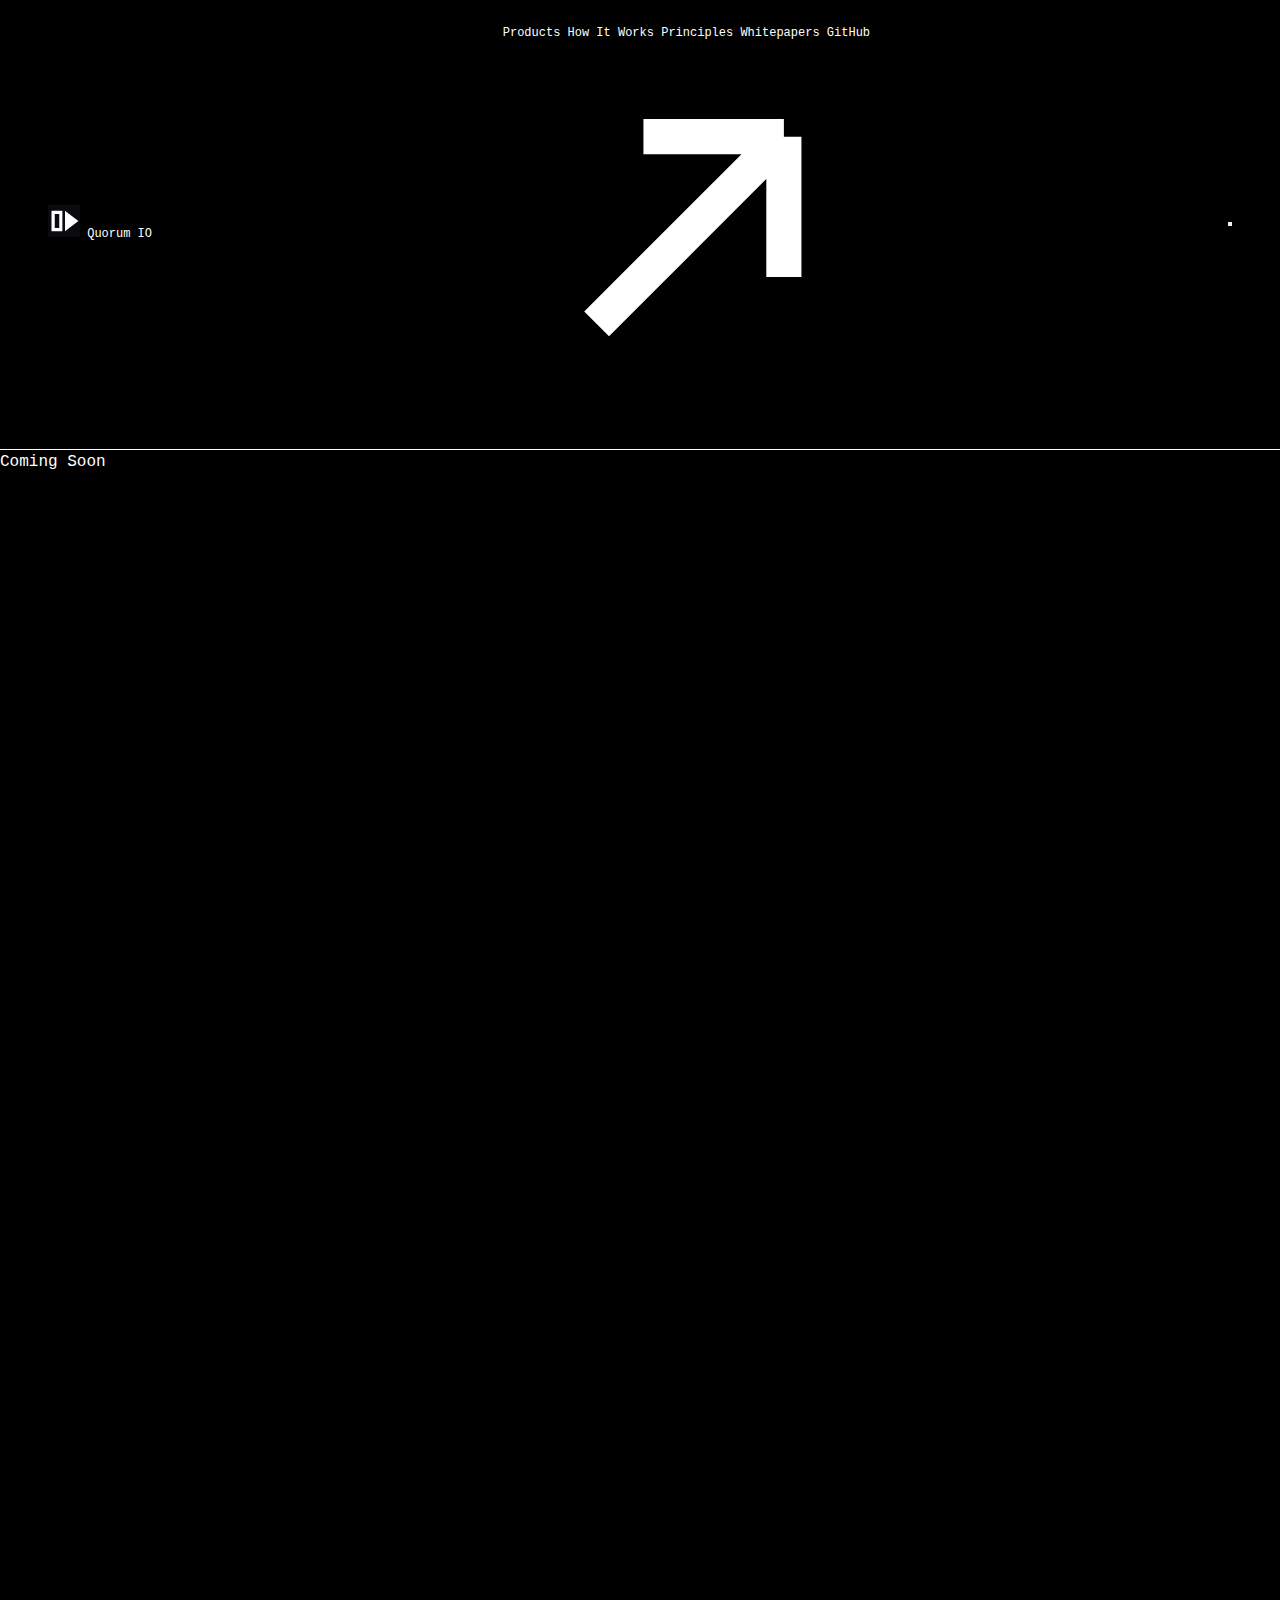
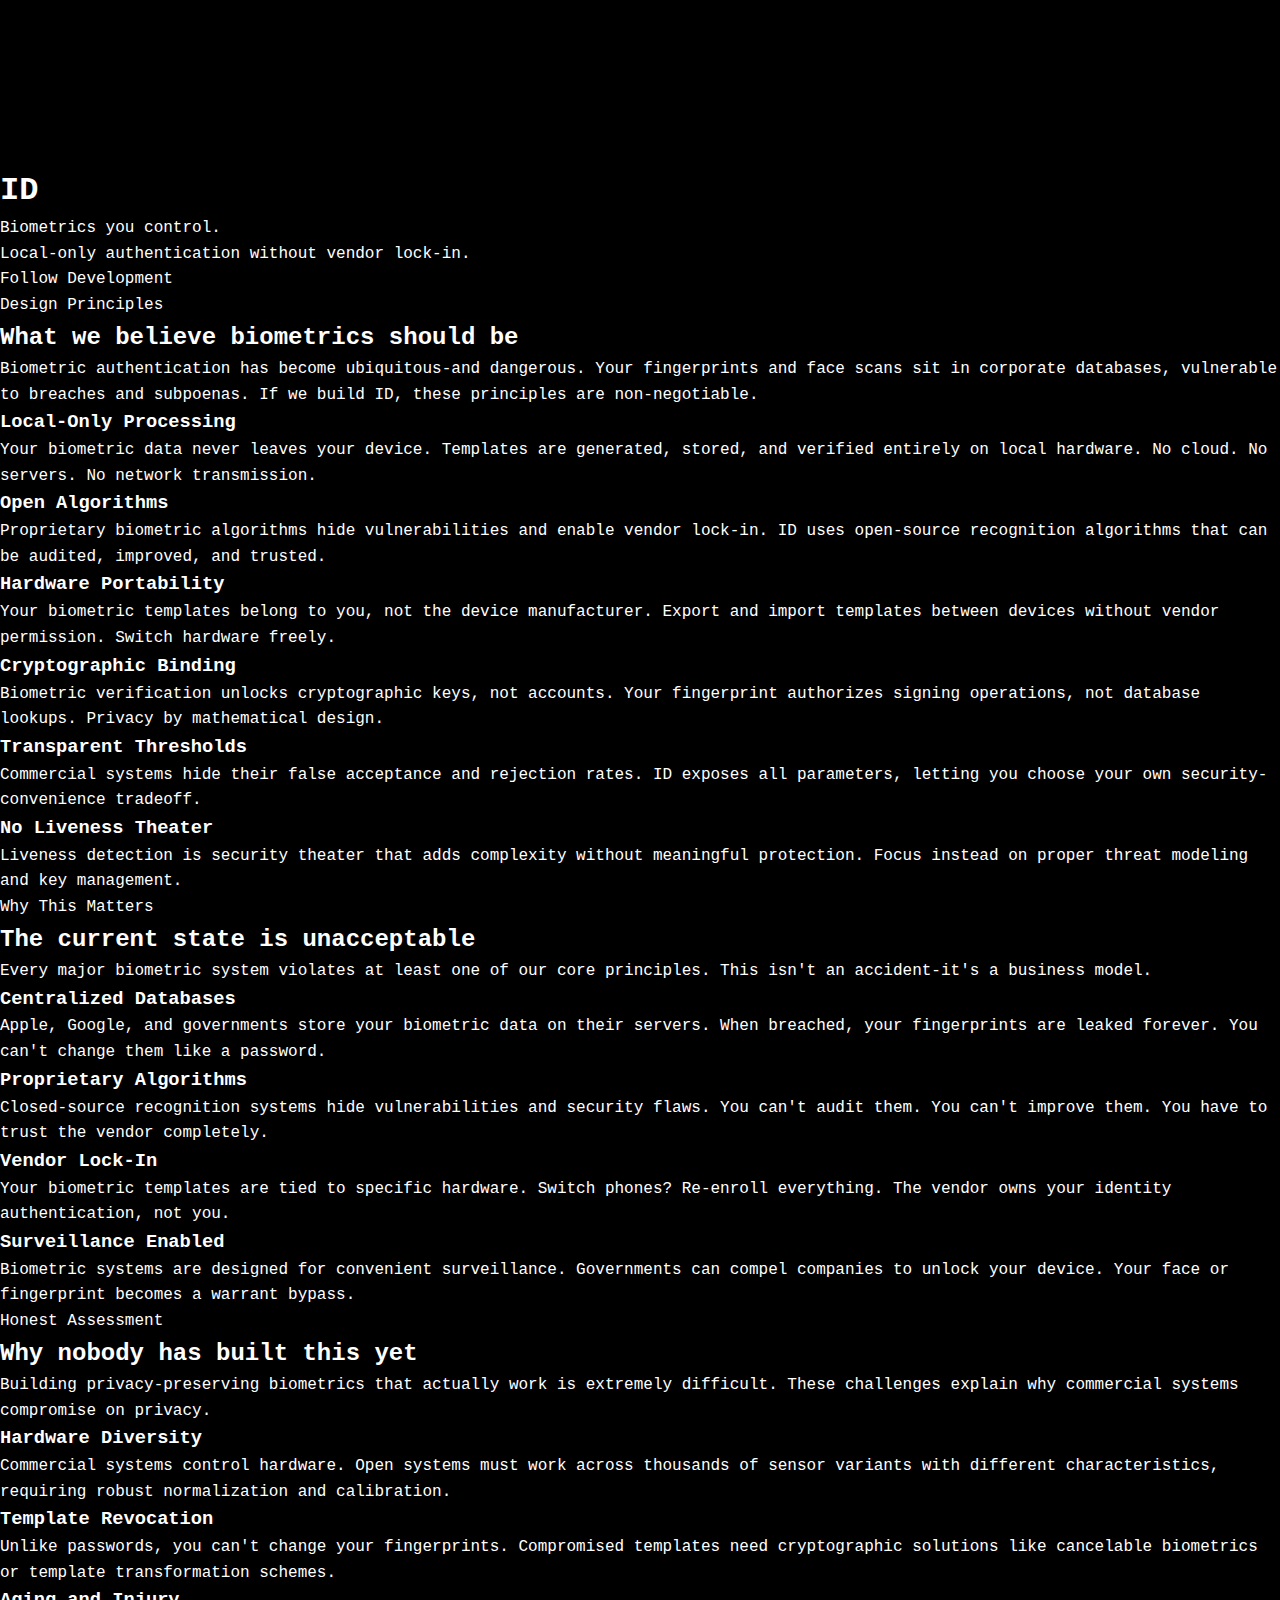
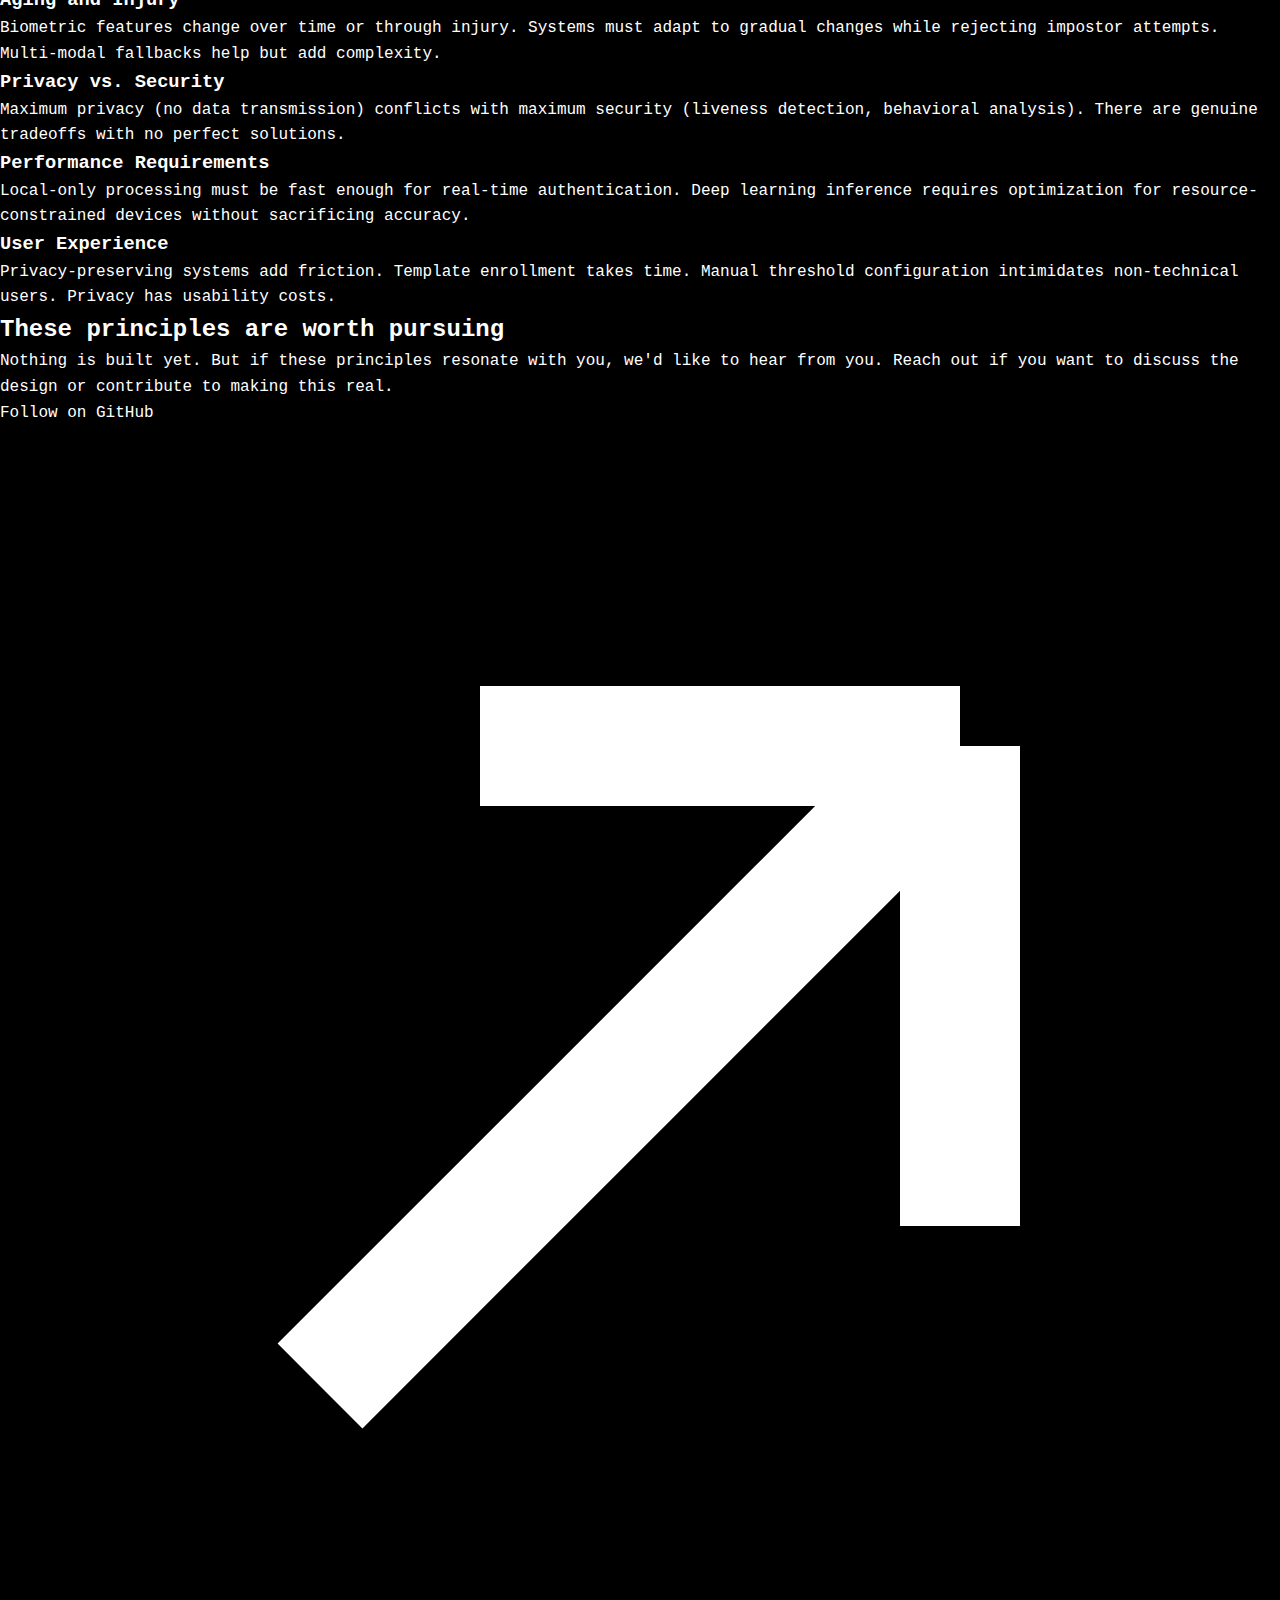
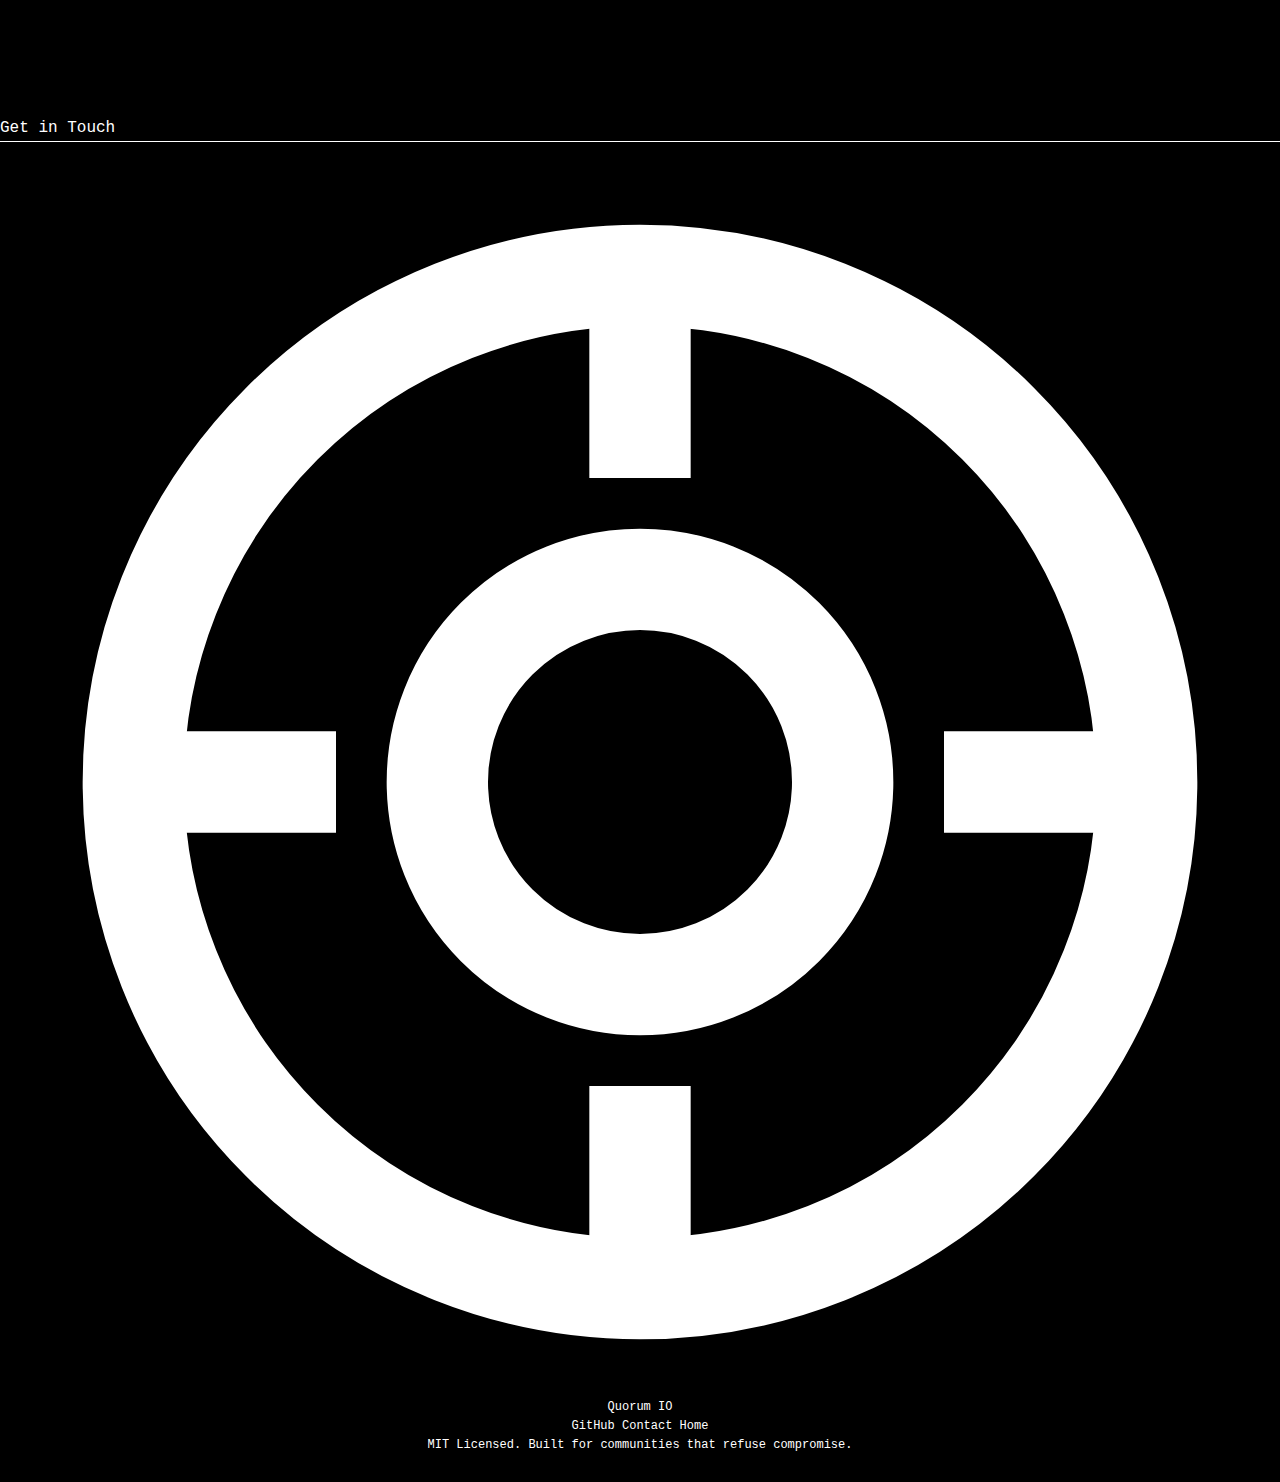
<file: product-id.html>
<!DOCTYPE html>
<html lang="en">
<head>
  <meta charset="UTF-8">
  <meta name="viewport" content="width=device-width, initial-scale=1.0">
  <title>ID - Biometric Identity | Quorum IO</title>
  <link rel="icon" href="favicon.ico">
  <link rel="stylesheet" href="style.css">
  <link rel="preconnect" href="https://fonts.googleapis.com">
  <link rel="preconnect" href="https://fonts.gstatic.com" crossorigin>
  <link href="https://fonts.googleapis.com/css2?family=Inter:wght@400;500;600;700&family=JetBrains+Mono:wght@400;500&display=swap" rel="stylesheet">
  <!-- Header -->
  <header>
    <nav>
      <a href="index.html" class="logo">
        <img src="logo.png" alt="Quorum IO" />
        <span class="logo-text">Quorum IO</span>
      </a>
      <div class="nav-links">
        <a href="index.html#products">Products</a>
        <a href="index.html#technology">How It Works</a>
        <a href="index.html#principles">Principles</a>
        <a href="whitepaper.html">Whitepapers</a>
        <a href="https://github.com/quorumio" class="nav-cta">
          GitHub
          <svg class="icon-arrow" viewBox="0 0 16 16" fill="none" stroke="currentColor" stroke-width="1.5">
            <path d="M4 12L12 4M12 4H6M12 4V10"/>
          </svg>
        </a>
      </div>
      <button class="mobile-menu" aria-label="Menu">
        <span></span>
        <span></span>
      </button>
    </nav>
  </header>

  <!-- Product Hero -->
  <section class="product-hero" style="--product-accent: #f472b6;">
    <div class="product-hero-content">
      <div class="product-status-badge coming-soon">
        <span class="dot"></span>
        <span>Coming Soon</span>
      </div>
      
      <div class="product-icon-large">
        <svg viewBox="0 0 24 24">
          <path d="M12 22s8-4 8-10V5l-8-3-8 3v7c0 6 8 10 8 10z"/>
          <path d="M12 8v4M12 16h.01"/>
        </svg>
      </div>
      
      <h1>ID</h1>
      <p class="product-tagline">
        Biometrics you control.<br>
        Local-only authentication without vendor lock-in.
      </p>
      
      <div class="product-actions">
        <a href="https://github.com/quorumio" class="btn btn-ghost">
          Follow Development
        </a>
      </div>
    </div>
  </section>

  <!-- Design Principles -->
  <section class="product-section" style="background: var(--bg-secondary);">
    <div class="product-section-header">
      <p class="product-section-label">Design Principles</p>
      <h2>What we believe biometrics should be</h2>
      <p class="product-section-desc">
        Biometric authentication has become ubiquitous-and dangerous. Your fingerprints and face scans sit in corporate databases, vulnerable to breaches and subpoenas. If we build ID, these principles are non-negotiable.
      </p>
    </div>
    
    <div class="features-detailed-grid">
      <div class="principle-card">
        <h3>Local-Only Processing</h3>
        <p>
          Your biometric data never leaves your device. Templates are generated, stored, and verified entirely on local hardware. No cloud. No servers. No network transmission.
        </p>
      </div>
      
      <div class="principle-card">
        <h3>Open Algorithms</h3>
        <p>
          Proprietary biometric algorithms hide vulnerabilities and enable vendor lock-in. ID uses open-source recognition algorithms that can be audited, improved, and trusted.
        </p>
      </div>
      
      <div class="principle-card">
        <h3>Hardware Portability</h3>
        <p>
          Your biometric templates belong to you, not the device manufacturer. Export and import templates between devices without vendor permission. Switch hardware freely.
        </p>
      </div>
      
      <div class="principle-card">
        <h3>Cryptographic Binding</h3>
        <p>
          Biometric verification unlocks cryptographic keys, not accounts. Your fingerprint authorizes signing operations, not database lookups. Privacy by mathematical design.
        </p>
      </div>
      
      <div class="principle-card">
        <h3>Transparent Thresholds</h3>
        <p>
          Commercial systems hide their false acceptance and rejection rates. ID exposes all parameters, letting you choose your own security-convenience tradeoff.
        </p>
      </div>
      
      <div class="principle-card">
        <h3>No Liveness Theater</h3>
        <p>
          Liveness detection is security theater that adds complexity without meaningful protection. Focus instead on proper threat modeling and key management.
        </p>
      </div>
    </div>
  </section>

  <!-- The Problem -->
  <section class="product-section">
    <div class="product-section-header">
      <p class="product-section-label">Why This Matters</p>
      <h2>The current state is unacceptable</h2>
      <p class="product-section-desc">
        Every major biometric system violates at least one of our core principles. This isn't an accident-it's a business model.
      </p>
    </div>
    
    <div class="features-detailed-grid">
      <div class="principle-card">
        <h3>Centralized Databases</h3>
        <p>
          Apple, Google, and governments store your biometric data on their servers. When breached, your fingerprints are leaked forever. You can't change them like a password.
        </p>
      </div>
      
      <div class="principle-card">
        <h3>Proprietary Algorithms</h3>
        <p>
          Closed-source recognition systems hide vulnerabilities and security flaws. You can't audit them. You can't improve them. You have to trust the vendor completely.
        </p>
      </div>
      
      <div class="principle-card">
        <h3>Vendor Lock-In</h3>
        <p>
          Your biometric templates are tied to specific hardware. Switch phones? Re-enroll everything. The vendor owns your identity authentication, not you.
        </p>
      </div>
      
      <div class="principle-card">
        <h3>Surveillance Enabled</h3>
        <p>
          Biometric systems are designed for convenient surveillance. Governments can compel companies to unlock your device. Your face or fingerprint becomes a warrant bypass.
        </p>
      </div>
    </div>
  </section>

  <!-- Why It's Hard -->
  <section class="product-section" style="background: var(--bg-secondary);">
    <div class="product-section-header">
      <p class="product-section-label">Honest Assessment</p>
      <h2>Why nobody has built this yet</h2>
      <p class="product-section-desc">
        Building privacy-preserving biometrics that actually work is extremely difficult. These challenges explain why commercial systems compromise on privacy.
      </p>
    </div>
    
    <div class="features-detailed-grid">
      <div class="principle-card">
        <h3>Hardware Diversity</h3>
        <p>
          Commercial systems control hardware. Open systems must work across thousands of sensor variants with different characteristics, requiring robust normalization and calibration.
        </p>
      </div>
      
      <div class="principle-card">
        <h3>Template Revocation</h3>
        <p>
          Unlike passwords, you can't change your fingerprints. Compromised templates need cryptographic solutions like cancelable biometrics or template transformation schemes.
        </p>
      </div>
      
      <div class="principle-card">
        <h3>Aging and Injury</h3>
        <p>
          Biometric features change over time or through injury. Systems must adapt to gradual changes while rejecting impostor attempts. Multi-modal fallbacks help but add complexity.
        </p>
      </div>
      
      <div class="principle-card">
        <h3>Privacy vs. Security</h3>
        <p>
          Maximum privacy (no data transmission) conflicts with maximum security (liveness detection, behavioral analysis). There are genuine tradeoffs with no perfect solutions.
        </p>
      </div>
      
      <div class="principle-card">
        <h3>Performance Requirements</h3>
        <p>
          Local-only processing must be fast enough for real-time authentication. Deep learning inference requires optimization for resource-constrained devices without sacrificing accuracy.
        </p>
      </div>
      
      <div class="principle-card">
        <h3>User Experience</h3>
        <p>
          Privacy-preserving systems add friction. Template enrollment takes time. Manual threshold configuration intimidates non-technical users. Privacy has usability costs.
        </p>
      </div>
    </div>
  </section>

  <!-- CTA -->
  <section class="product-cta-section">
    <h2>These principles are worth pursuing</h2>
    <p>
      Nothing is built yet. But if these principles resonate with you, we'd like to hear from you. Reach out if you want to discuss the design or contribute to making this real.
    </p>
    <div class="hero-actions">
      <a href="https://github.com/quorumio" class="btn btn-primary">
        Follow on GitHub
        <svg class="icon-arrow" viewBox="0 0 16 16" fill="none" stroke="currentColor" stroke-width="1.5">
          <path d="M4 12L12 4M12 4H6M12 4V10"/>
        </svg>
      </a>
      <a href="mailto:contact@quorum.io" class="btn btn-ghost">
        Get in Touch
      </a>
    </div>
  </section>

  <!-- Footer -->
  <footer>
    <div class="footer-content">
      <div class="footer-brand">
        <svg class="logo-icon" viewBox="0 0 24 24" fill="none" stroke="currentColor" stroke-width="2">
          <circle cx="12" cy="12" r="10"/>
          <circle cx="12" cy="12" r="4"/>
          <path d="M12 2v4M12 18v4M2 12h4M18 12h4"/>
        </svg>
        <span>Quorum IO</span>
      </div>
      <div class="footer-links">
        <a href="https://github.com/quorumio">GitHub</a>
        <a href="/cdn-cgi/l/email-protection#f5969a9b81949681b584809a878098db9c9a">Contact</a>
        <a href="index.html">Home</a>
      </div>
      <div class="footer-copy">
        MIT Licensed. Built for communities that refuse compromise.
      </div>
    </div>
  </footer>

  <script>
    // Intersection observer for scroll animations
    const observer = new IntersectionObserver((entries) => {
      entries.forEach(entry => {
        if (entry.isIntersecting) entry.target.classList.add('visible');
      });
    }, { threshold: 0.1, rootMargin: '0px 0px -50px 0px' });

    document.querySelectorAll('.feature-detailed, .principle-card').forEach(el => {
      observer.observe(el);
    });
  </script>
</body>
</html>
</file>
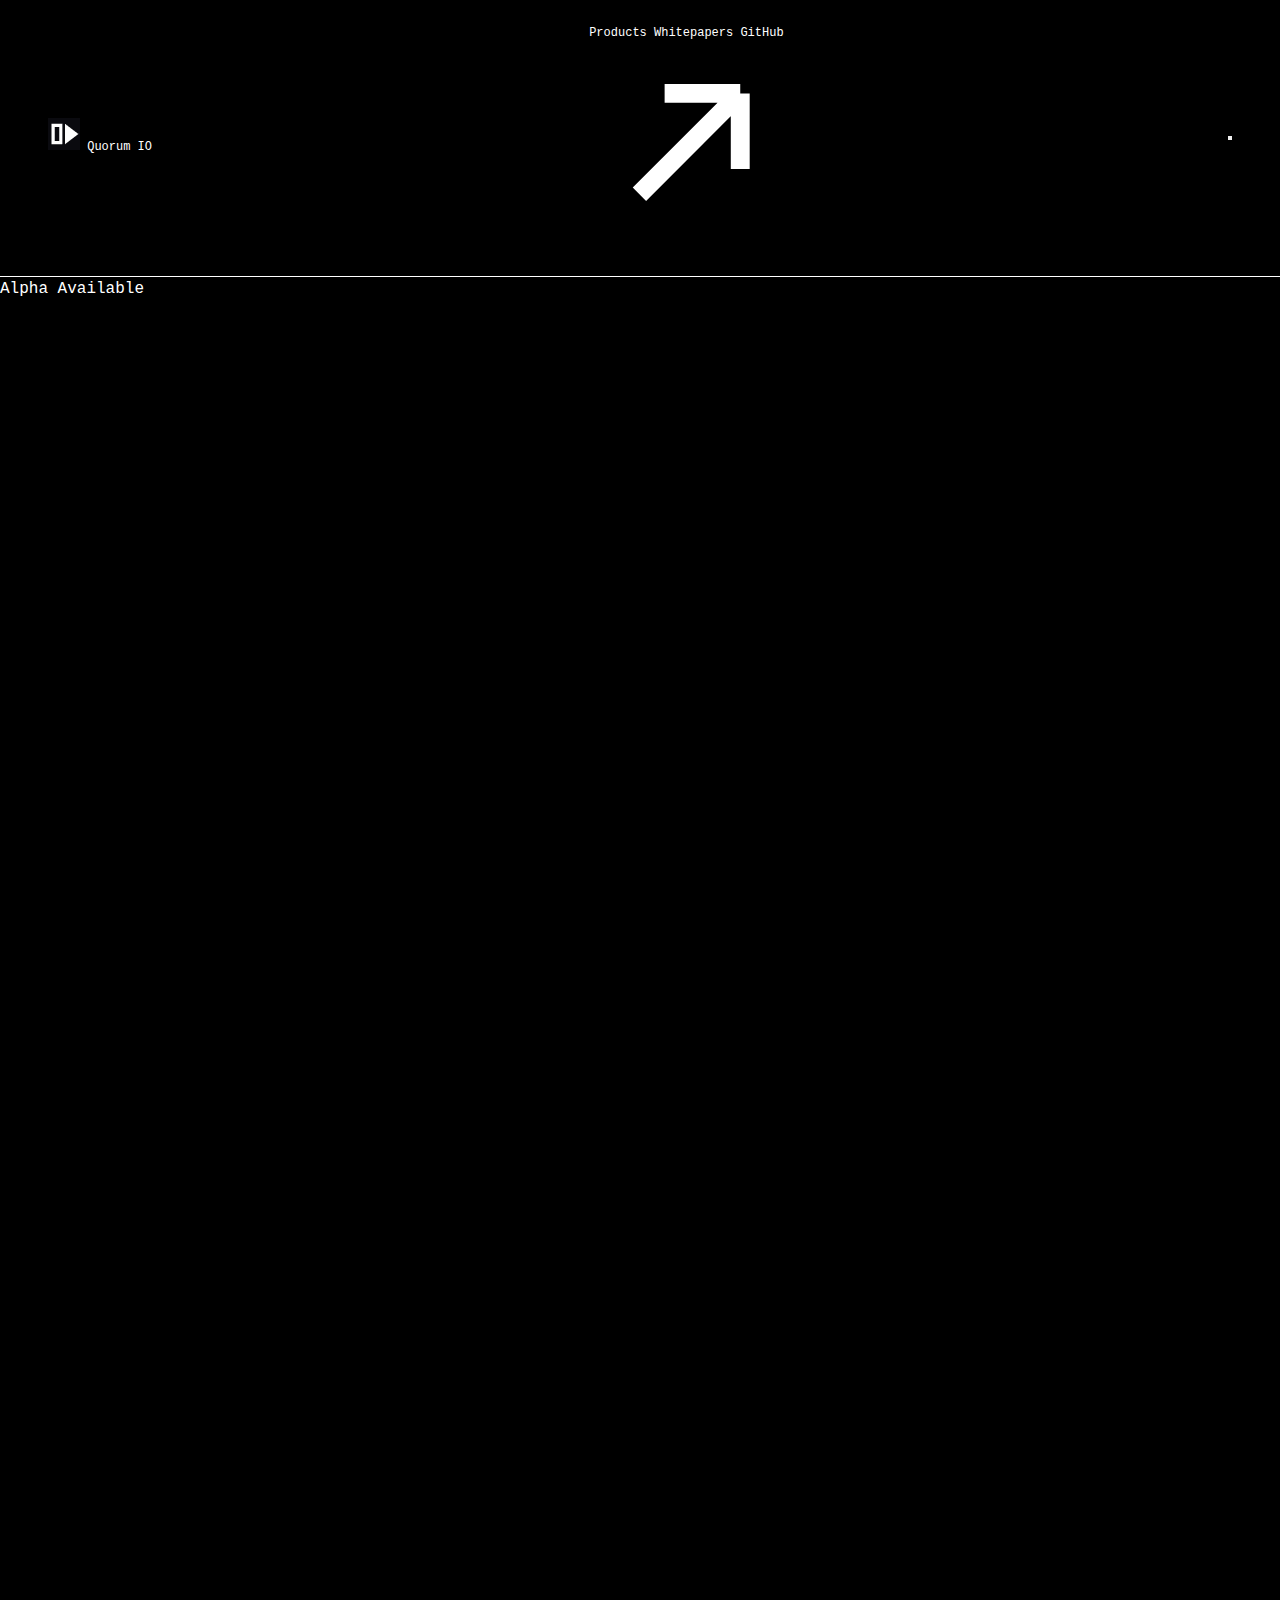
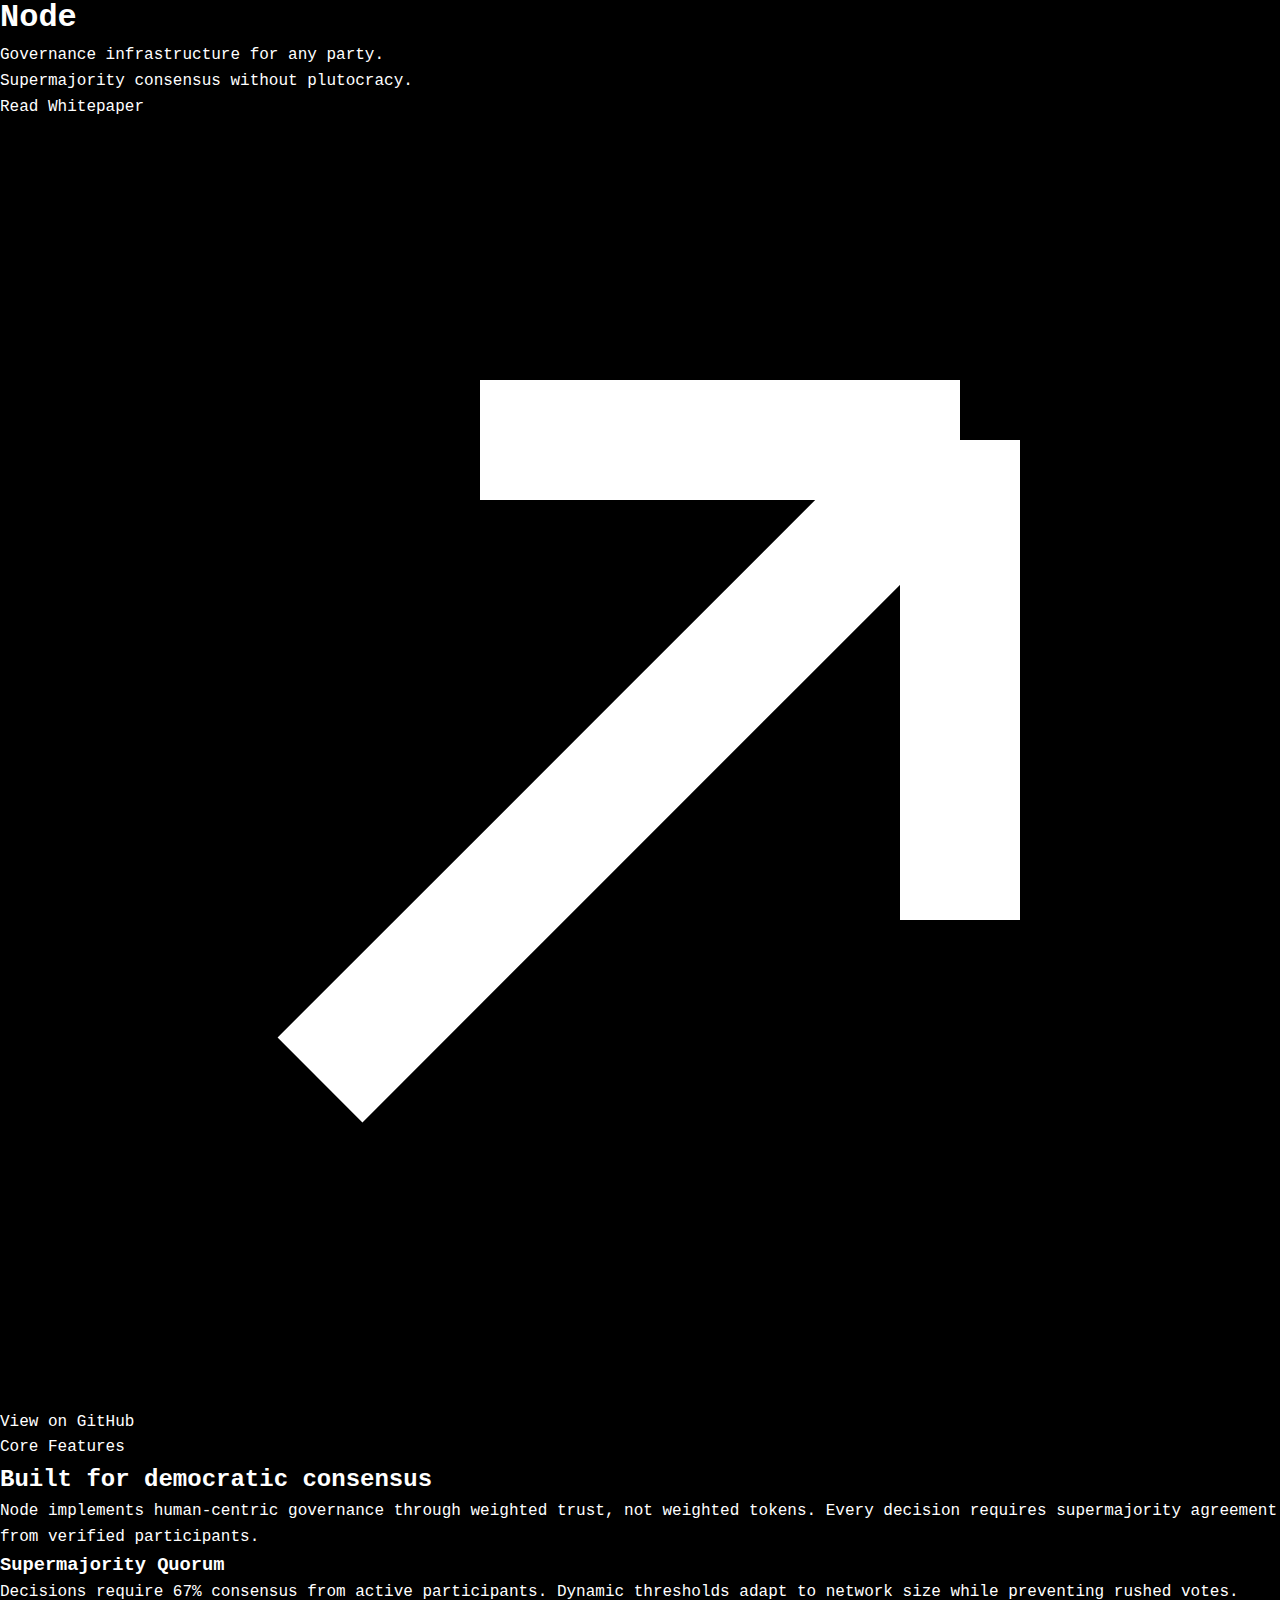
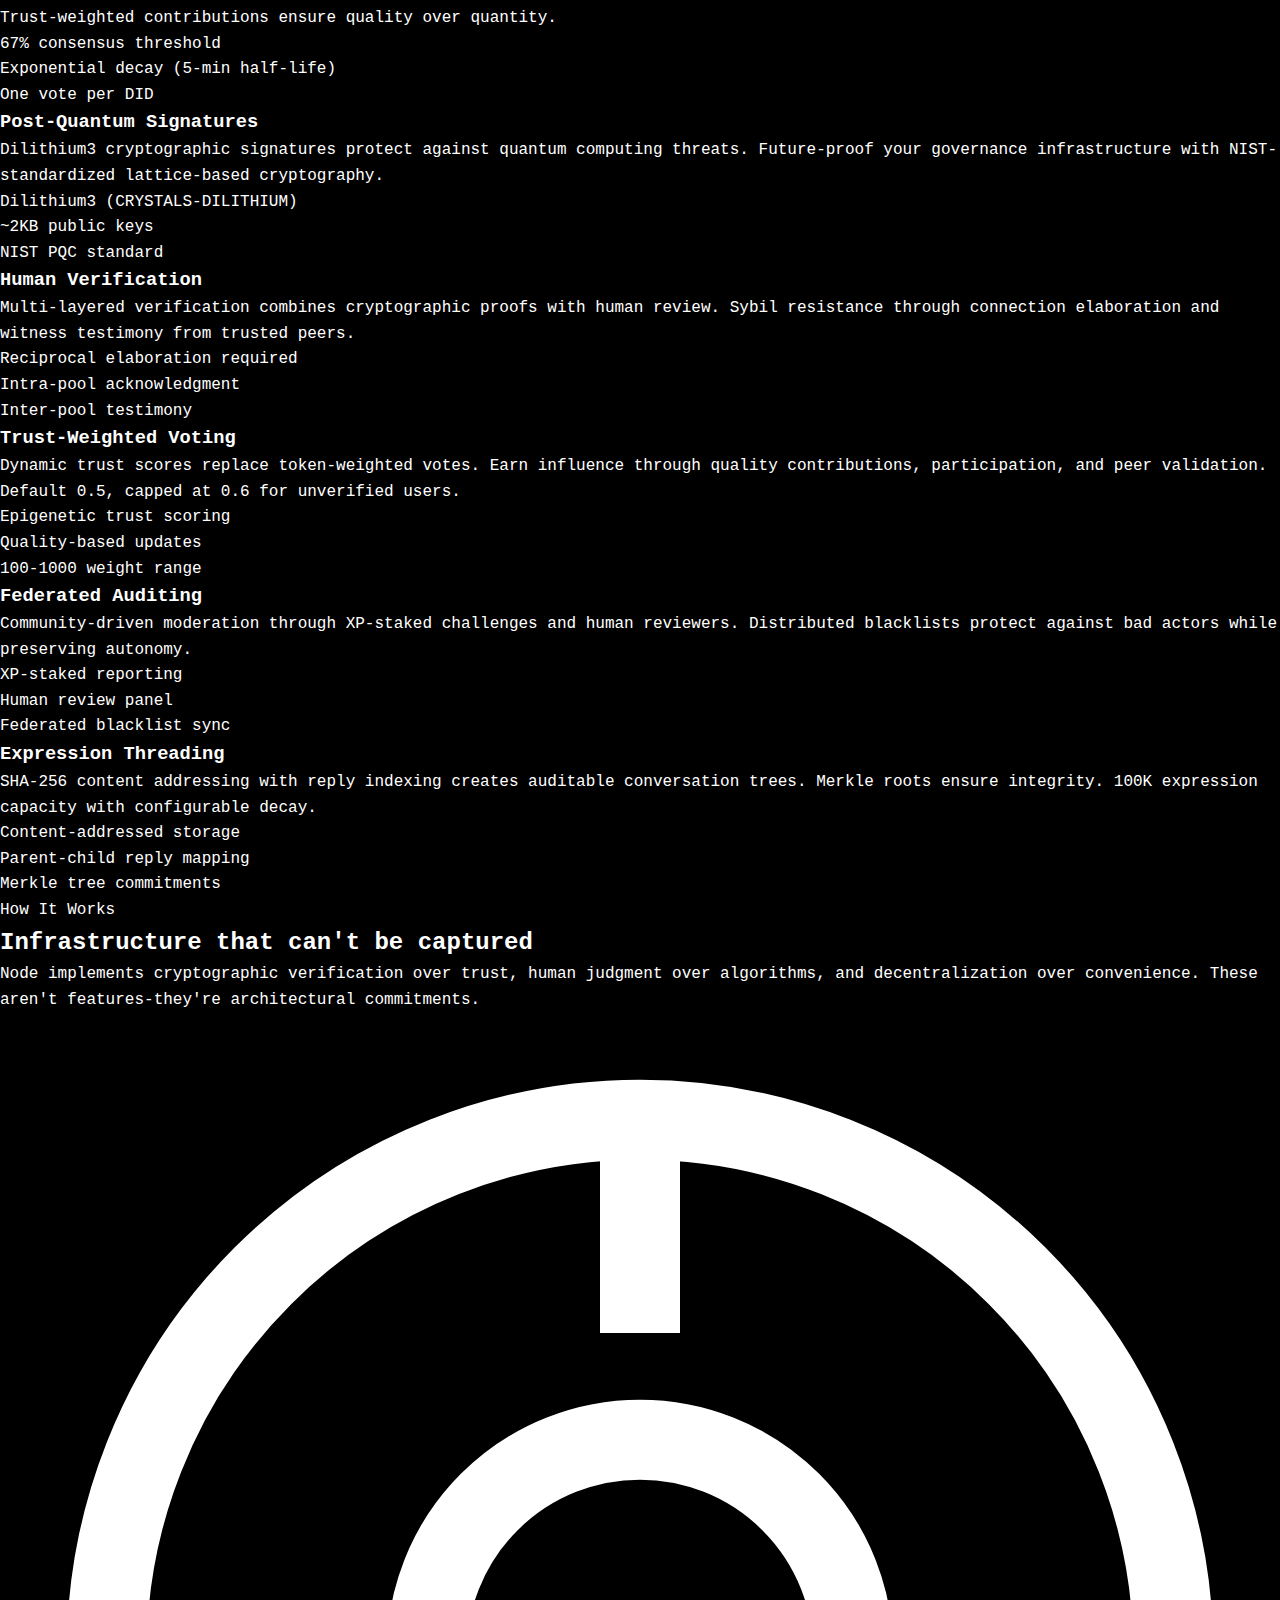
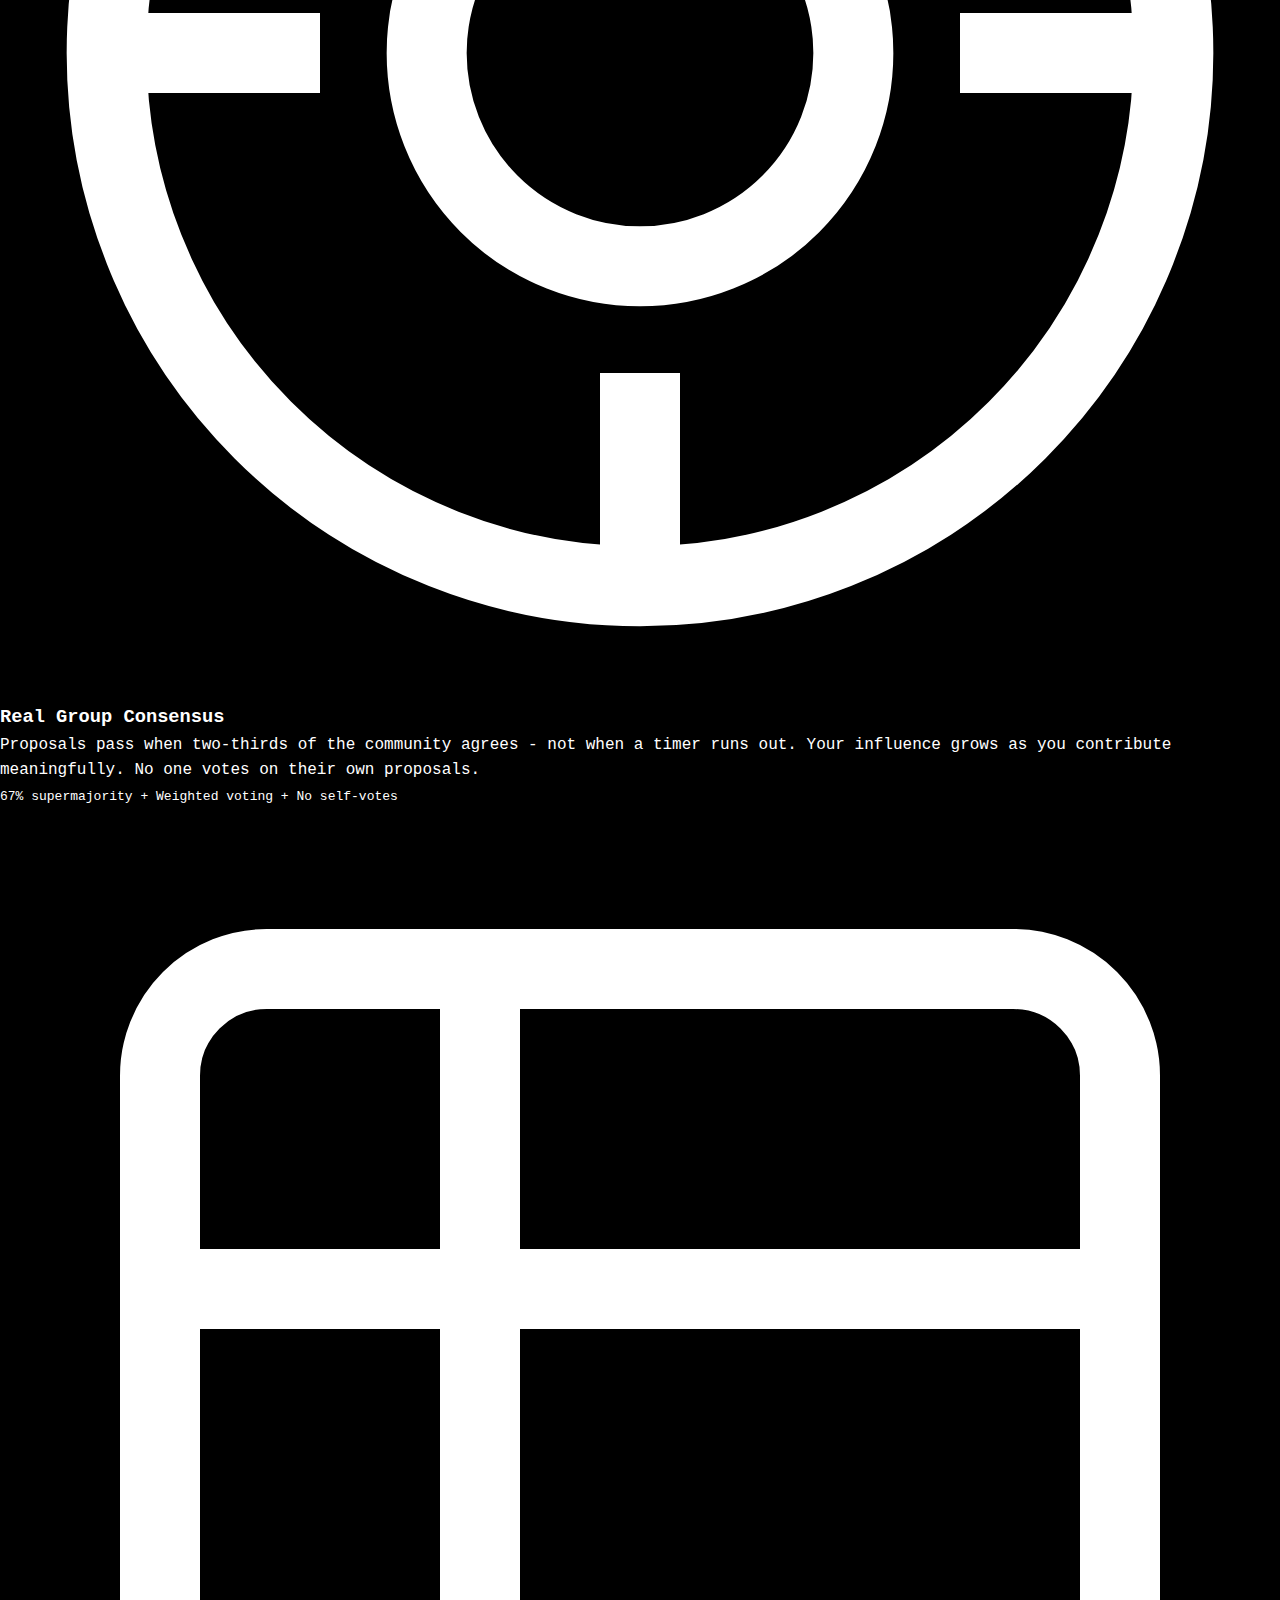
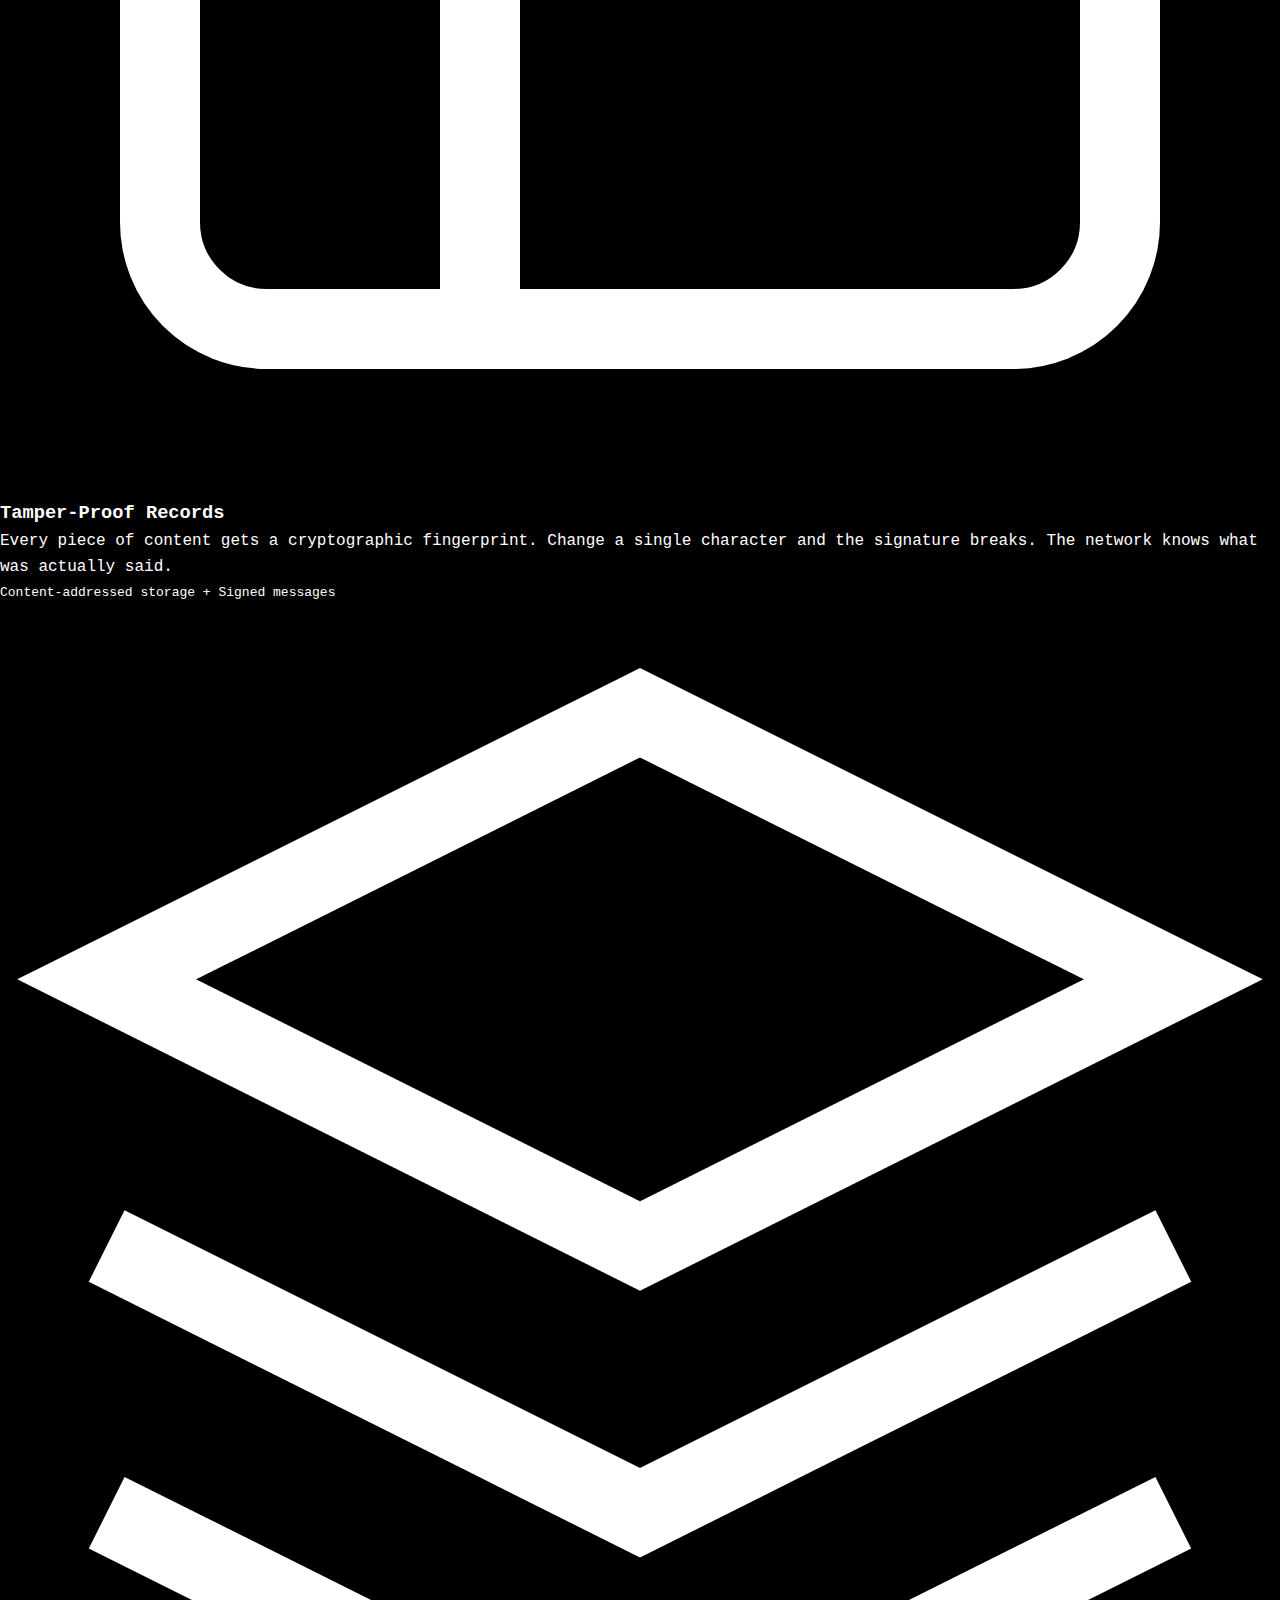
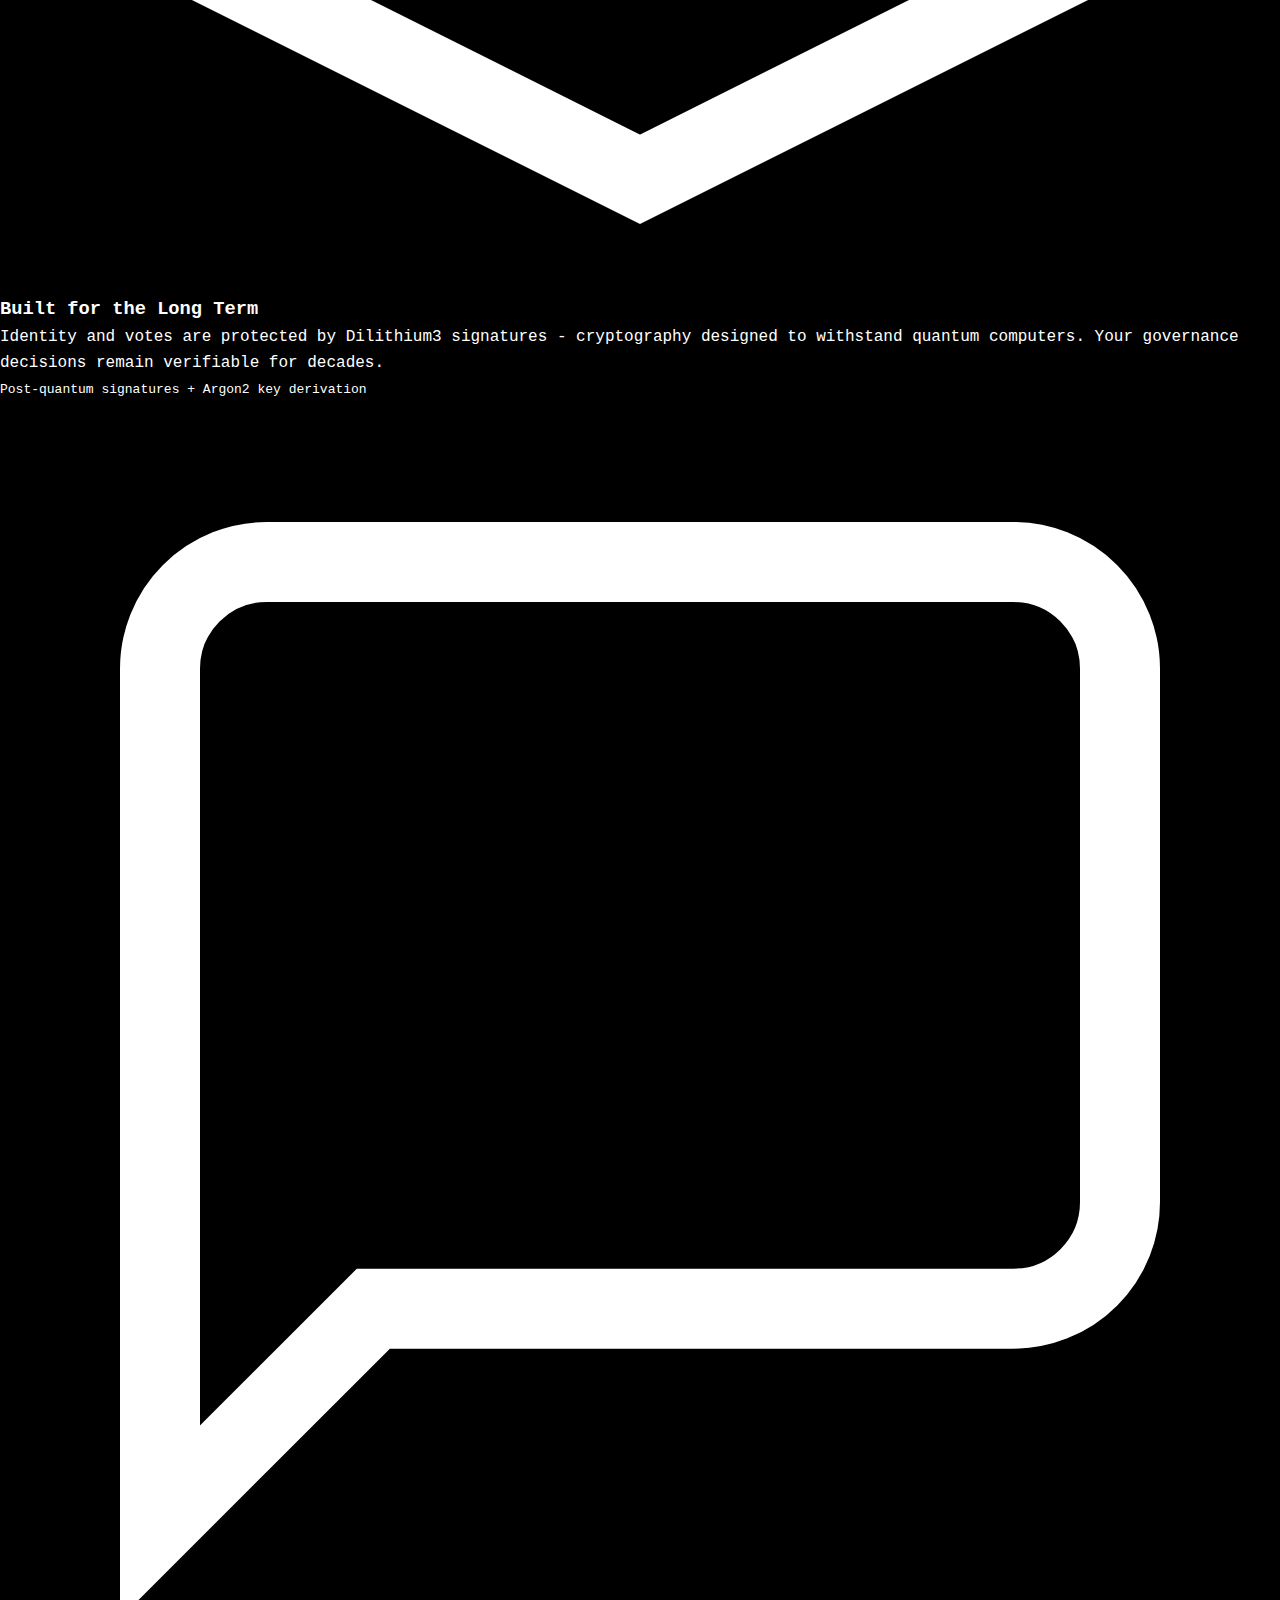
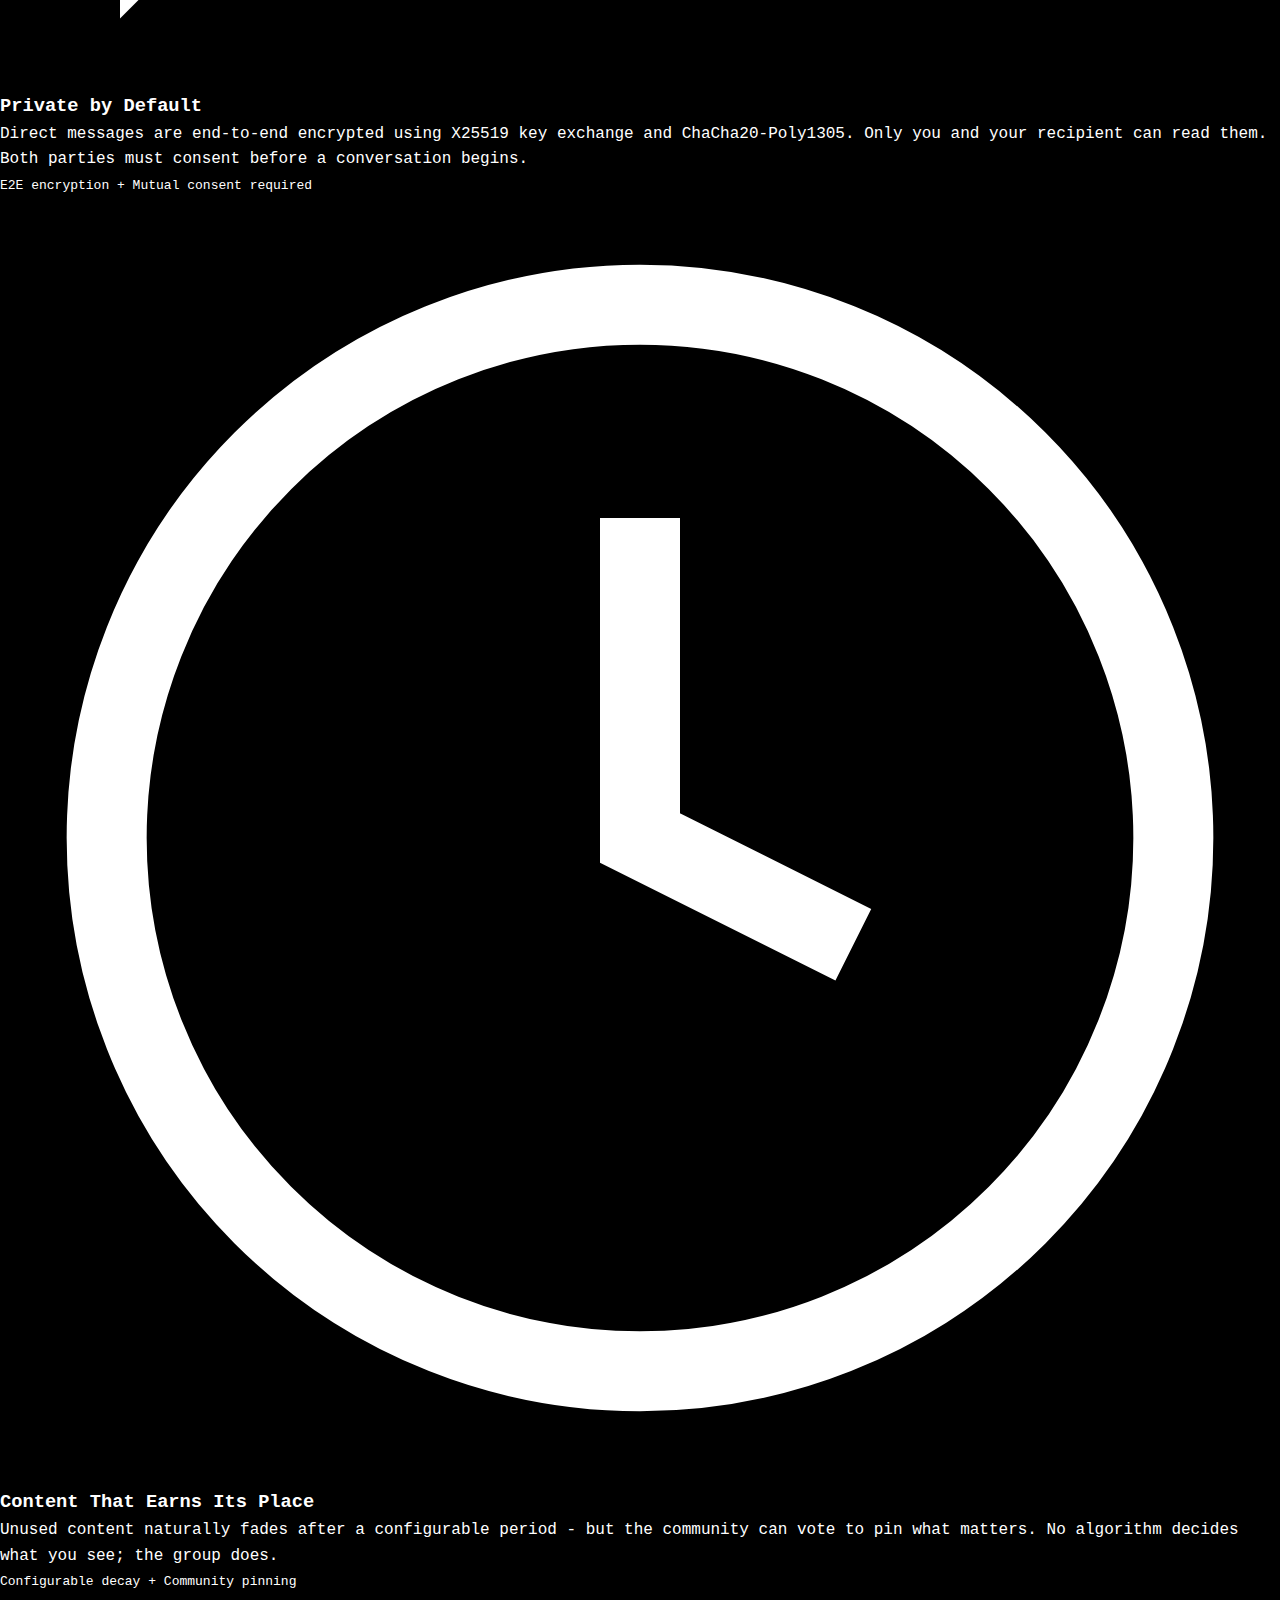
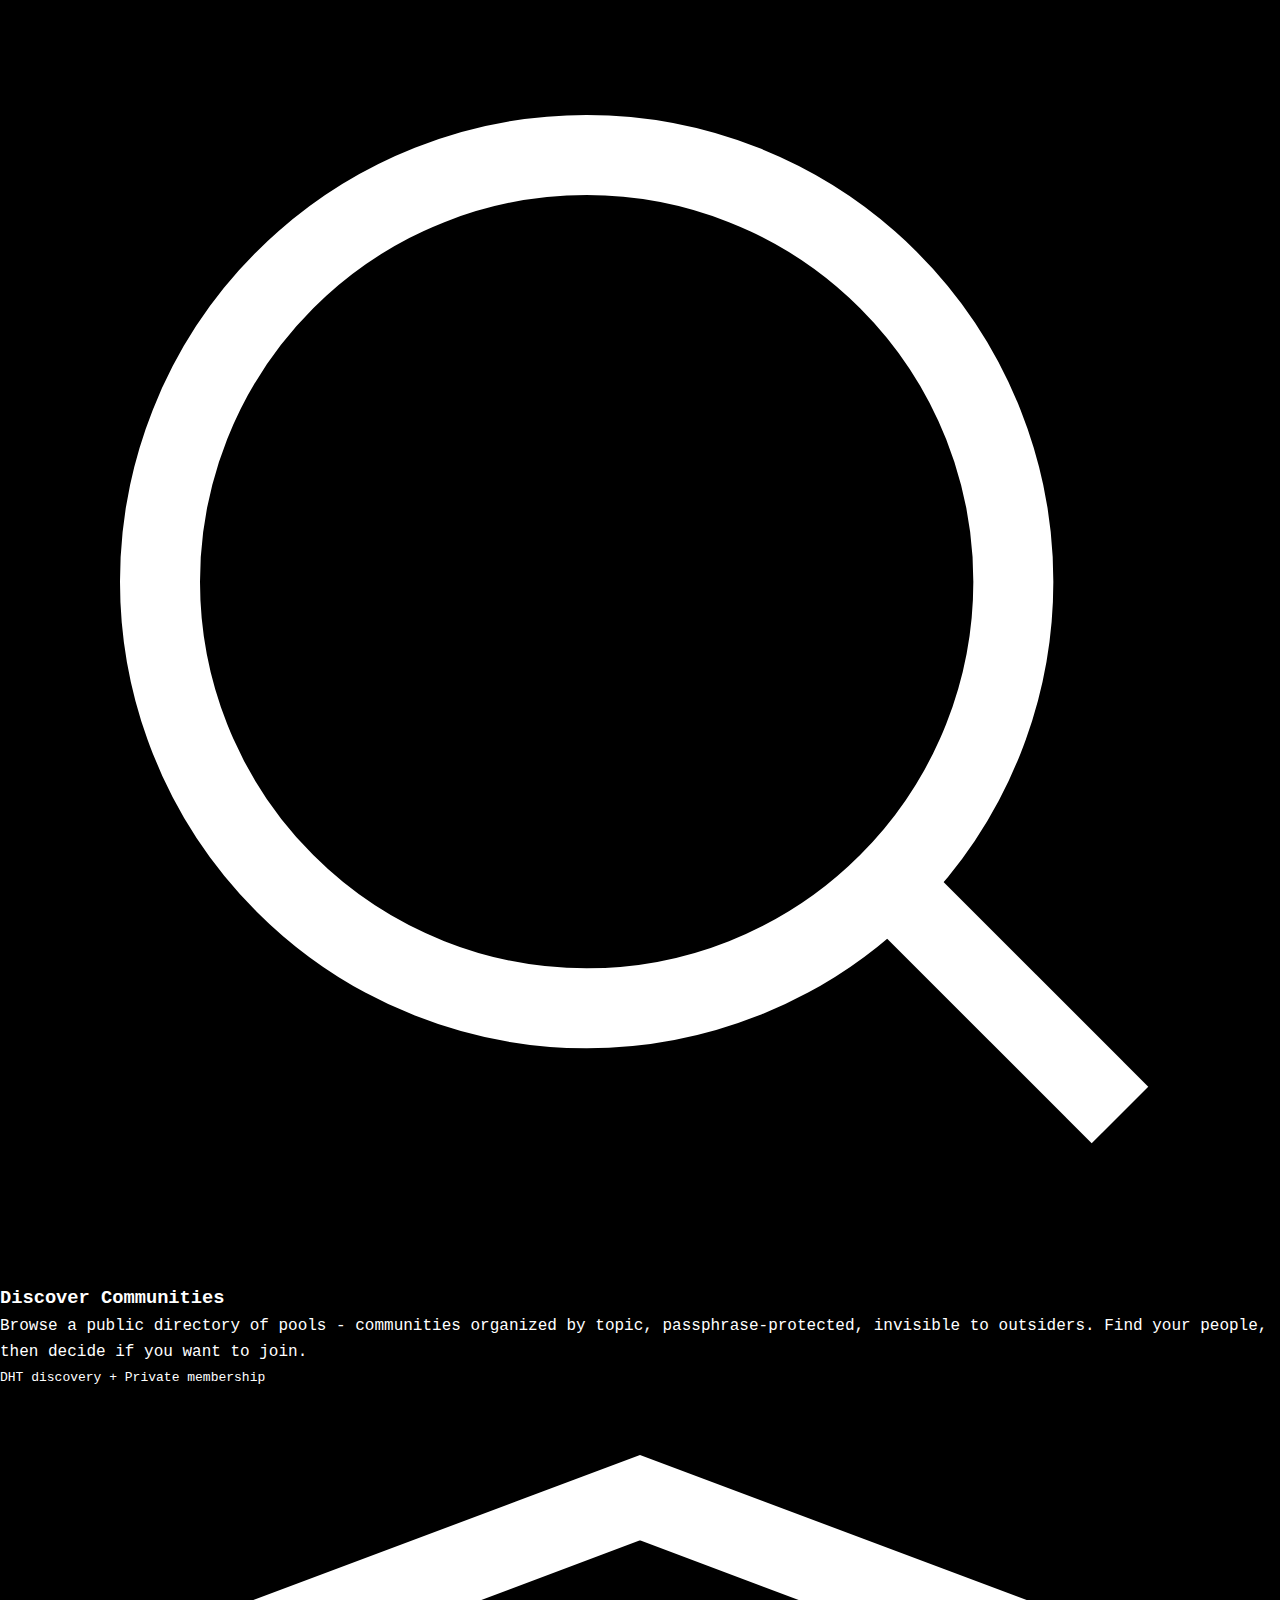
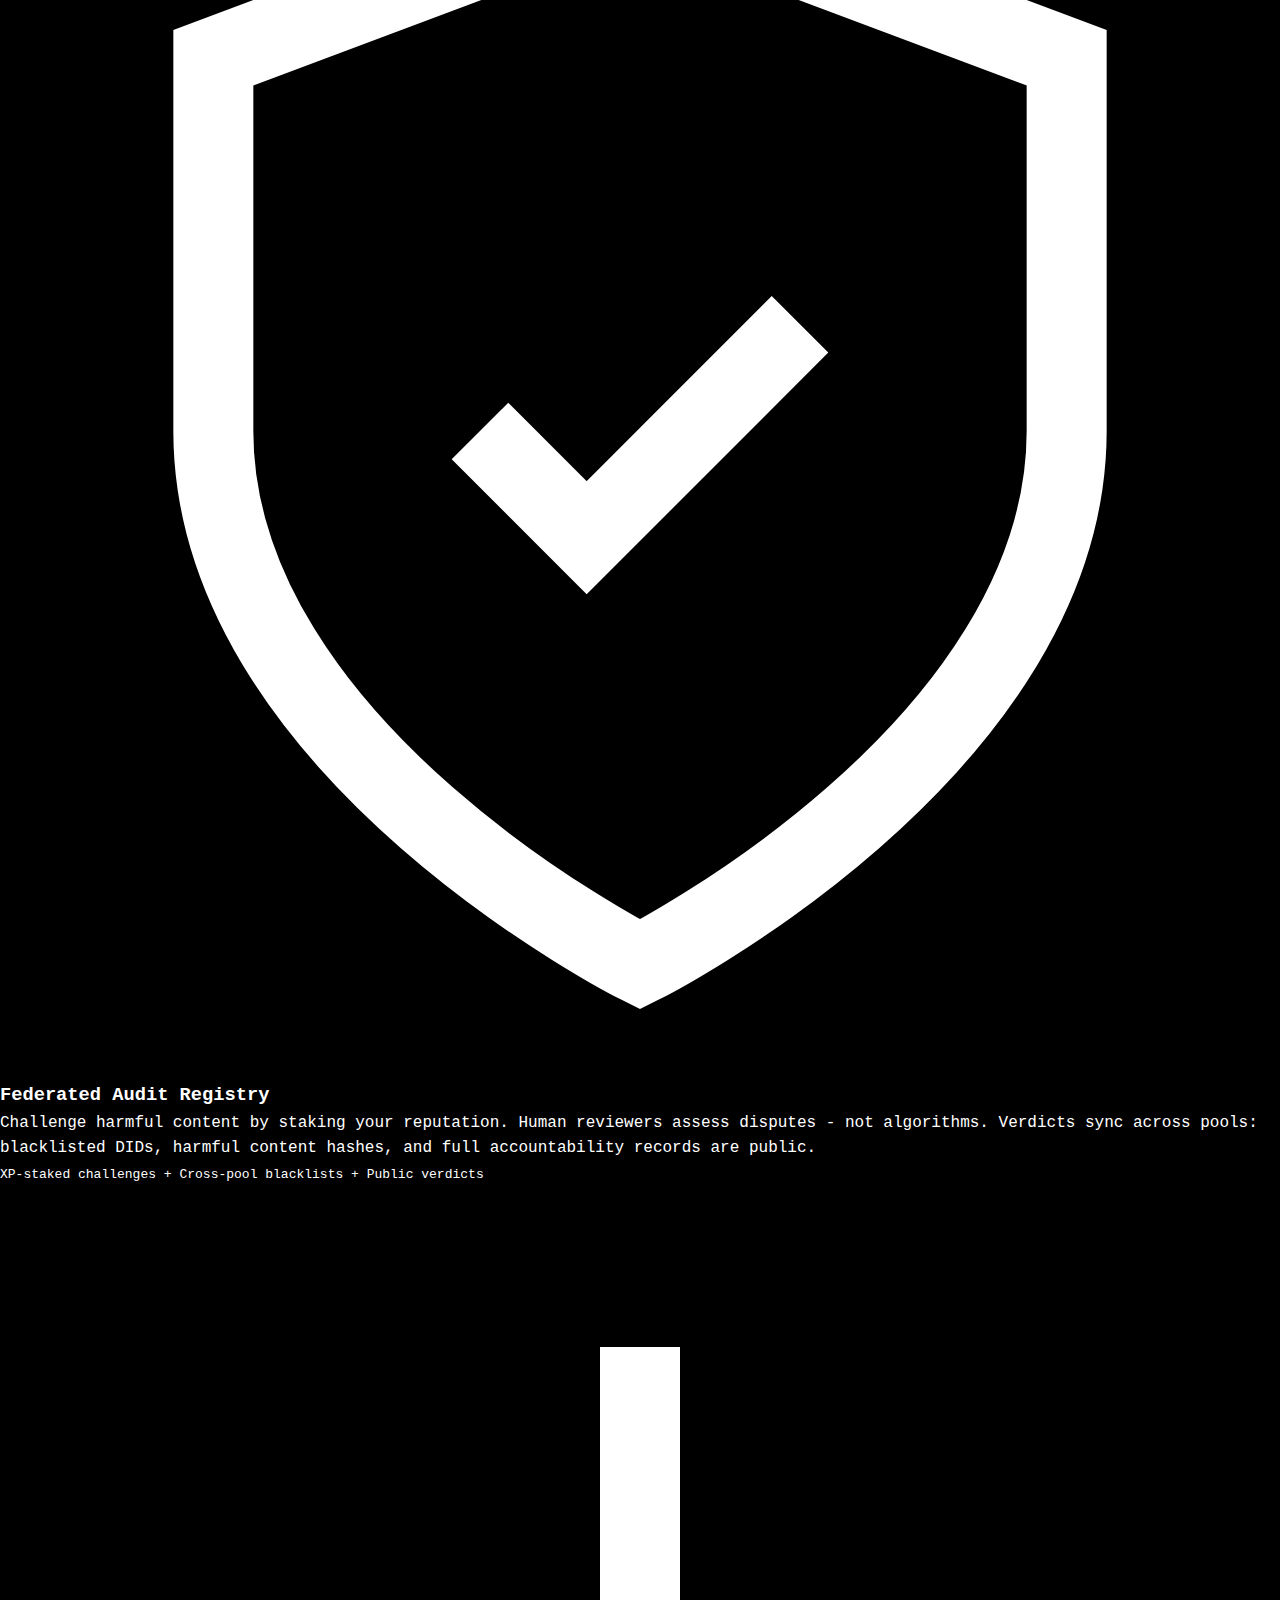
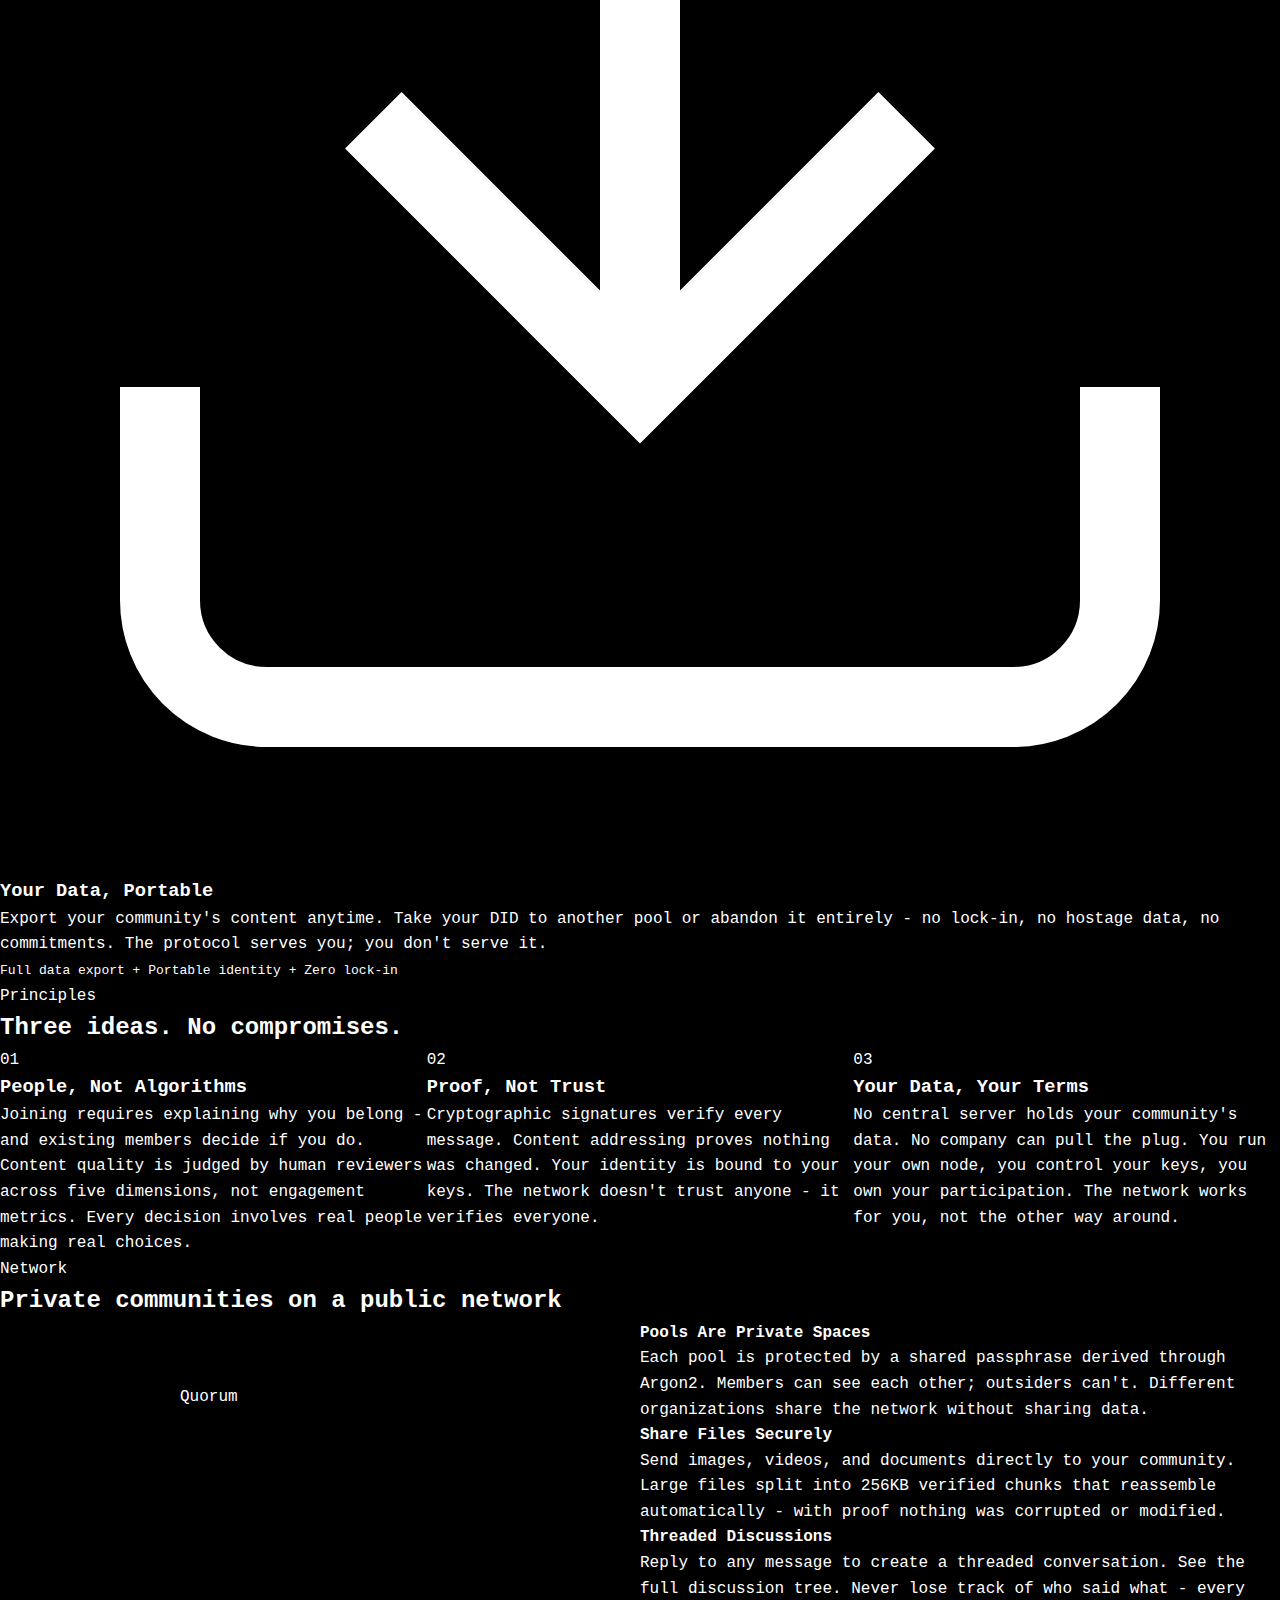
<file: product-node.html>
<!DOCTYPE html>
<html lang="en">
<head>
  <meta charset="UTF-8">
  <meta name="viewport" content="width=device-width, initial-scale=1.0">
  <title>Node - Governance Infrastructure | Quorum IO</title>
  <link rel="icon" href="favicon.ico">
  <link rel="stylesheet" href="style.css">
  <link rel="preconnect" href="https://fonts.googleapis.com">
  <link rel="preconnect" href="https://fonts.gstatic.com" crossorigin>
  <link href="https://fonts.googleapis.com/css2?family=Inter:wght@400;500;600;700&family=JetBrains+Mono:wght@400;500&display=swap" rel="stylesheet">

</head>
<body>
  <div class="noise"></div>
  
  <!-- Header -->
  <header>
    <nav>
      <a href="index.html" class="logo">
        <img src="logo.png" alt="Quorum IO" />
        <span class="logo-text">Quorum IO</span>
      </a>
      <div class="nav-links">
        <a href="index.html#products">Products</a>
        <a href="whitepaper.html">Whitepapers</a>
        <a href="https://github.com/quorumio" class="nav-cta">
          GitHub
          <svg class="icon-arrow" viewBox="0 0 16 16" fill="none" stroke="currentColor" stroke-width="1.5">
            <path d="M4 12L12 4M12 4H6M12 4V10"/>
          </svg>
        </a>
      </div>
      <button class="mobile-menu" aria-label="Menu">
        <span></span>
        <span></span>
      </button>
    </nav>
  </header>

  <!-- Product Hero -->
  <section class="product-hero" style="--product-accent: #60a5fa;">
    <div class="product-hero-content">
      <div class="product-status-badge">
        <span class="dot"></span>
        <span>Alpha Available</span>
      </div>
      
      <div class="product-icon-large">
        <svg viewBox="0 0 24 24">
          <circle cx="12" cy="12" r="10"/>
          <circle cx="12" cy="12" r="4"/>
          <path d="M12 2v4M12 18v4M2 12h4M18 12h4"/>
        </svg>
      </div>
      
      <h1>Node</h1>
      <p class="product-tagline">
        Governance infrastructure for any party.<br>
        Supermajority consensus without plutocracy.
      </p>
      
      <div class="product-actions">
        <a href="whitepaper-node.html" class="btn btn-primary">
          Read Whitepaper
          <svg class="icon-arrow" viewBox="0 0 16 16" fill="none" stroke="currentColor" stroke-width="1.5">
            <path d="M4 12L12 4M12 4H6M12 4V10"/>
          </svg>
        </a>
        <a href="https://github.com/quorumio/-node" class="btn btn-ghost">
          View on GitHub
        </a>
      </div>
    </div>
  </section>

  <!-- Core Features -->
  <section class="product-section">
    <div class="product-section-header">
      <p class="product-section-label">Core Features</p>
      <h2>Built for democratic consensus</h2>
      <p class="product-section-desc">
        Node implements human-centric governance through weighted trust, not weighted tokens. Every decision requires supermajority agreement from verified participants.
      </p>
    </div>
    
    <div class="features-detailed-grid">
      <div class="feature-detailed">
        <h3>Supermajority Quorum</h3>
        <p>
          Decisions require 67% consensus from active participants. Dynamic thresholds adapt to network size while preventing rushed votes. Trust-weighted contributions ensure quality over quantity.
        </p>
        <ul class="feature-specs">
          <li>67% consensus threshold</li>
          <li>Exponential decay (5-min half-life)</li>
          <li>One vote per DID</li>
        </ul>
      </div>
      
      <div class="feature-detailed">
        <h3>Post-Quantum Signatures</h3>
        <p>
          Dilithium3 cryptographic signatures protect against quantum computing threats. Future-proof your governance infrastructure with NIST-standardized lattice-based cryptography.
        </p>
        <ul class="feature-specs">
          <li>Dilithium3 (CRYSTALS-DILITHIUM)</li>
          <li>~2KB public keys</li>
          <li>NIST PQC standard</li>
        </ul>
      </div>
      
      <div class="feature-detailed">
        <h3>Human Verification</h3>
        <p>
          Multi-layered verification combines cryptographic proofs with human review. Sybil resistance through connection elaboration and witness testimony from trusted peers.
        </p>
        <ul class="feature-specs">
          <li>Reciprocal elaboration required</li>
          <li>Intra-pool acknowledgment</li>
          <li>Inter-pool testimony</li>
        </ul>
      </div>
      
      <div class="feature-detailed">
        <h3>Trust-Weighted Voting</h3>
        <p>
          Dynamic trust scores replace token-weighted votes. Earn influence through quality contributions, participation, and peer validation. Default 0.5, capped at 0.6 for unverified users.
        </p>
        <ul class="feature-specs">
          <li>Epigenetic trust scoring</li>
          <li>Quality-based updates</li>
          <li>100-1000 weight range</li>
        </ul>
      </div>
      
      <div class="feature-detailed">
        <h3>Federated Auditing</h3>
        <p>
          Community-driven moderation through XP-staked challenges and human reviewers. Distributed blacklists protect against bad actors while preserving autonomy.
        </p>
        <ul class="feature-specs">
          <li>XP-staked reporting</li>
          <li>Human review panel</li>
          <li>Federated blacklist sync</li>
        </ul>
      </div>
      
      <div class="feature-detailed">
        <h3>Expression Threading</h3>
        <p>
          SHA-256 content addressing with reply indexing creates auditable conversation trees. Merkle roots ensure integrity. 100K expression capacity with configurable decay.
        </p>
        <ul class="feature-specs">
          <li>Content-addressed storage</li>
          <li>Parent-child reply mapping</li>
          <li>Merkle tree commitments</li>
        </ul>
      </div>
    </div>
  </section>

  <!-- How It Works -->
  <section class="product-section" style="background: var(--bg-secondary);">
    <div class="product-section-header">
      <p class="product-section-label">How It Works</p>
      <h2>Infrastructure that can't be captured</h2>
      <p class="product-section-desc">
        Node implements cryptographic verification over trust, human judgment over algorithms, and decentralization over convenience. These aren't features-they're architectural commitments.
      </p>
    </div>
    
    <div class="features-grid" style="grid-template-columns: repeat(2, 1fr); gap: var(--space-6);">
      <article class="feature-card">
        <div class="feature-icon">
          <svg viewBox="0 0 24 24" fill="none" stroke="currentColor" stroke-width="1.5">
            <circle cx="12" cy="12" r="10"/>
            <circle cx="12" cy="12" r="4"/>
            <path d="M12 2v4M12 18v4M2 12h4M18 12h4"/>
          </svg>
        </div>
        <h3>Real Group Consensus</h3>
        <p>Proposals pass when two-thirds of the community agrees - not when a timer runs out. Your influence grows as you contribute meaningfully. No one votes on their own proposals.</p>
        <code>67% supermajority + Weighted voting + No self-votes</code>
      </article>

      <article class="feature-card">
        <div class="feature-icon">
          <svg viewBox="0 0 24 24" fill="none" stroke="currentColor" stroke-width="1.5">
            <rect x="3" y="3" width="18" height="18" rx="2"/>
            <path d="M3 9h18M9 3v18"/>
          </svg>
        </div>
        <h3>Tamper-Proof Records</h3>
        <p>Every piece of content gets a cryptographic fingerprint. Change a single character and the signature breaks. The network knows what was actually said.</p>
        <code>Content-addressed storage + Signed messages</code>
      </article>

      <article class="feature-card">
        <div class="feature-icon">
          <svg viewBox="0 0 24 24" fill="none" stroke="currentColor" stroke-width="1.5">
            <path d="M12 2L2 7l10 5 10-5-10-5z"/>
            <path d="M2 17l10 5 10-5"/>
            <path d="M2 12l10 5 10-5"/>
          </svg>
        </div>
        <h3>Built for the Long Term</h3>
        <p>Identity and votes are protected by Dilithium3 signatures - cryptography designed to withstand quantum computers. Your governance decisions remain verifiable for decades.</p>
        <code>Post-quantum signatures + Argon2 key derivation</code>
      </article>

      <article class="feature-card">
        <div class="feature-icon">
          <svg viewBox="0 0 24 24" fill="none" stroke="currentColor" stroke-width="1.5">
            <path d="M21 15a2 2 0 01-2 2H7l-4 4V5a2 2 0 012-2h14a2 2 0 012 2z"/>
          </svg>
        </div>
        <h3>Private by Default</h3>
        <p>Direct messages are end-to-end encrypted using X25519 key exchange and ChaCha20-Poly1305. Only you and your recipient can read them. Both parties must consent before a conversation begins.</p>
        <code>E2E encryption + Mutual consent required</code>
      </article>

      <article class="feature-card">
        <div class="feature-icon">
          <svg viewBox="0 0 24 24" fill="none" stroke="currentColor" stroke-width="1.5">
            <circle cx="12" cy="12" r="10"/>
            <path d="M12 6v6l4 2"/>
          </svg>
        </div>
        <h3>Content That Earns Its Place</h3>
        <p>Unused content naturally fades after a configurable period - but the community can vote to pin what matters. No algorithm decides what you see; the group does.</p>
        <code>Configurable decay + Community pinning</code>
      </article>

      <article class="feature-card">
        <div class="feature-icon">
          <svg viewBox="0 0 24 24" fill="none" stroke="currentColor" stroke-width="1.5">
            <circle cx="11" cy="11" r="8"/>
            <path d="M21 21l-4.35-4.35"/>
          </svg>
        </div>
        <h3>Discover Communities</h3>
        <p>Browse a public directory of pools - communities organized by topic, passphrase-protected, invisible to outsiders. Find your people, then decide if you want to join.</p>
        <code>DHT discovery + Private membership</code>
      </article>

      <article class="feature-card">
        <div class="feature-icon">
          <svg viewBox="0 0 24 24" fill="none" stroke="currentColor" stroke-width="1.5">
            <path d="M12 22s8-4 8-10V5l-8-3-8 3v7c0 6 8 10 8 10z"/>
            <path d="M9 12l2 2 4-4"/>
          </svg>
        </div>
        <h3>Federated Audit Registry</h3>
        <p>Challenge harmful content by staking your reputation. Human reviewers assess disputes - not algorithms. Verdicts sync across pools: blacklisted DIDs, harmful content hashes, and full accountability records are public.</p>
        <code>XP-staked challenges + Cross-pool blacklists + Public verdicts</code>
      </article>

      <article class="feature-card">
        <div class="feature-icon">
          <svg viewBox="0 0 24 24" fill="none" stroke="currentColor" stroke-width="1.5">
            <path d="M21 15v4a2 2 0 01-2 2H5a2 2 0 01-2-2v-4"/>
            <polyline points="7 10 12 15 17 10"/>
            <line x1="12" y1="15" x2="12" y2="3"/>
          </svg>
        </div>
        <h3>Your Data, Portable</h3>
        <p>Export your community's content anytime. Take your DID to another pool or abandon it entirely - no lock-in, no hostage data, no commitments. The protocol serves you; you don't serve it.</p>
        <code>Full data export + Portable identity + Zero lock-in</code>
      </article>
    </div>
  </section>

  <!-- Principles -->
  <section class="product-section">
    <div class="product-section-header">
      <p class="product-section-label">Principles</p>
      <h2>Three ideas. No compromises.</h2>
    </div>

    <div class="principles-grid" style="display: grid; grid-template-columns: repeat(3, 1fr); gap: var(--space-6);">
      <div class="principle-card">
        <span class="principle-number">01</span>
        <h3>People, Not Algorithms</h3>
        <p>Joining requires explaining why you belong - and existing members decide if you do. Content quality is judged by human reviewers across five dimensions, not engagement metrics. Every decision involves real people making real choices.</p>
      </div>
      <div class="principle-card">
        <span class="principle-number">02</span>
        <h3>Proof, Not Trust</h3>
        <p>Cryptographic signatures verify every message. Content addressing proves nothing was changed. Your identity is bound to your keys. The network doesn't trust anyone - it verifies everyone.</p>
      </div>
      <div class="principle-card">
        <span class="principle-number">03</span>
        <h3>Your Data, Your Terms</h3>
        <p>No central server holds your community's data. No company can pull the plug. You run your own node, you control your keys, you own your participation. The network works for you, not the other way around.</p>
      </div>
    </div>
  </section>

  <!-- Network Architecture -->
  <section class="product-section" style="background: var(--bg-secondary);">
    <div class="product-section-header">
      <p class="product-section-label">Network</p>
      <h2>Private communities on a public network</h2>
    </div>

    <div class="network-grid" style="display: grid; grid-template-columns: 1fr 1fr; gap: var(--space-16); align-items: center;">
      <div class="network-visual" style="display: flex; justify-content: center; align-items: center;">
        <div class="pool-visualization" style="position: relative; width: 280px; height: 280px;">
          <div class="pool-ring pool-ring-1">
            <div class="pool-node"></div>
            <div class="pool-node"></div>
            <div class="pool-node"></div>
          </div>
          <div class="pool-ring pool-ring-2">
            <div class="pool-node"></div>
            <div class="pool-node"></div>
            <div class="pool-node"></div>
            <div class="pool-node"></div>
          </div>
          <div class="pool-ring pool-ring-3">
            <div class="pool-node"></div>
            <div class="pool-node"></div>
          </div>
          <div class="pool-center">
            <span>Quorum</span>
          </div>
        </div>
      </div>

      <div class="network-info" style="display: flex; flex-direction: column; gap: var(--space-6);">
        <div class="info-card">
          <h4>Pools Are Private Spaces</h4>
          <p>Each pool is protected by a shared passphrase derived through Argon2. Members can see each other; outsiders can't. Different organizations share the network without sharing data.</p>
        </div>
        <div class="info-card">
          <h4>Share Files Securely</h4>
          <p>Send images, videos, and documents directly to your community. Large files split into 256KB verified chunks that reassemble automatically - with proof nothing was corrupted or modified.</p>
        </div>
        <div class="info-card">
          <h4>Threaded Discussions</h4>
          <p>Reply to any message to create a threaded conversation. See the full discussion tree. Never lose track of who said what - every message is signed and timestamped.</p>
        </div>
        <div class="info-card">
          <h4>Witness What Matters</h4>
          <p>Acknowledge content you've genuinely engaged with. Add reflections to signal deeper attention. Your witnessed engagement builds trust and helps surface quality contributions.</p>
        </div>
      </div>
    </div>
  </section>

  <!-- Technical Specifications -->
  <section class="product-section" style="background: var(--bg-secondary);">
    <div class="product-section-header">
      <p class="product-section-label">Technical Specifications</p>
      <h2>Built on proven cryptography</h2>
    </div>
    
    <div class="specs-container">
      <table class="specs-table">
        <tr>
          <td>Identity System</td>
          <td>Dilithium3 DID (did::&lt;hex&gt;)</td>
        </tr>
        <tr>
          <td>Signature Scheme</td>
          <td>CRYSTALS-DILITHIUM (NIST PQC)</td>
        </tr>
        <tr>
          <td>Hashing</td>
          <td>SHA-256 for CIDs and commitments</td>
        </tr>
        <tr>
          <td>Pool Authentication</td>
          <td>Argon2id (64MB, 3 iter, 4 threads)</td>
        </tr>
        <tr>
          <td>DM Encryption</td>
          <td>X25519 + ChaCha20Poly1305</td>
        </tr>
        <tr>
          <td>Consensus Threshold</td>
          <td>max(ceil((n + 1) Ã— 0.67 Ã— 1000), 1000)</td>
        </tr>
        <tr>
          <td>Trust Range</td>
          <td>0.0 - 1.0 (default 0.5, unverified cap 0.6)</td>
        </tr>
        <tr>
          <td>Vote Weight</td>
          <td>max(trust Ã— 1000, 100)</td>
        </tr>
        <tr>
          <td>Expression Capacity</td>
          <td>100,000 expressions per pool</td>
        </tr>
        <tr>
          <td>Decay Half-Life</td>
          <td>5 minutes (exponential)</td>
        </tr>
        <tr>
          <td>Storage Format</td>
          <td>CBOR to &lt;db_path&gt;/state.cbor</td>
        </tr>
        <tr>
          <td>Network Protocol</td>
          <td>TCP for federation, UDP for discovery</td>
        </tr>
      </table>
    </div>
  </section>

  <!-- Use Cases -->
  <section class="product-section">
    <div class="product-section-header">
      <p class="product-section-label">Use Cases</p>
      <h2>Governance for every context</h2>
      <p class="product-section-desc">
        From community DAOs to corporate boards, Node provides democratic infrastructure that scales with trust, not tokens.
      </p>
    </div>
    
    <div class="features-detailed-grid">
      <div class="feature-detailed">
        <h3>Community DAOs</h3>
        <p>
          Democratic governance without token plutocracy. Members earn influence through participation and quality contributions, not capital deployment.
        </p>
      </div>
      
      <div class="feature-detailed">
        <h3>Worker Cooperatives</h3>
        <p>
          One worker, one meaningful vote. Trust-weighted system recognizes expertise and experience while maintaining democratic principles.
        </p>
      </div>
      
      <div class="feature-detailed">
        <h3>Nonprofit Boards</h3>
        <p>
          Transparent decision-making with auditable voting records. Supermajority requirements prevent rushed decisions on critical issues.
        </p>
      </div>
      
      <div class="feature-detailed">
        <h3>Research Consortiums</h3>
        <p>
          Collaborative decision-making across institutional boundaries. Federated architecture respects organizational autonomy while enabling cooperation.
        </p>
      </div>
    </div>
  </section>

  <!-- Footer -->
  <footer>
    <div class="footer-content">
      <div class="footer-brand">
        <svg class="logo-icon" viewBox="0 0 24 24" fill="none" stroke="currentColor" stroke-width="2">
          <circle cx="12" cy="12" r="10"/>
          <circle cx="12" cy="12" r="4"/>
          <path d="M12 2v4M12 18v4M2 12h4M18 12h4"/>
        </svg>
        <span>Quorum IO</span>
      </div>
      <div class="footer-links">
        <a href="https://github.com/quorumio">GitHub</a>
        <a href="/cdn-cgi/l/email-protection#57343839233634231726223825223a793e38">Contact</a>
        <a href="index.html">Home</a>
      </div>
      <div class="footer-copy">
        MIT Licensed. Built for communities that refuse compromise.
      </div>
  <script>
    // Intersection observer for scroll animations
    const observer = new IntersectionObserver((entries) => {
      entries.forEach(entry => {
        if (entry.isIntersecting) entry.target.classList.add('visible');
      });
    }, { threshold: 0.1, rootMargin: '0px 0px -50px 0px' });

    document.querySelectorAll('.feature-detailed, .principle-card, .feature-card, .info-card').forEach(el => {
      observer.observe(el);
    });
  </script>
</body>
</html>
</file>
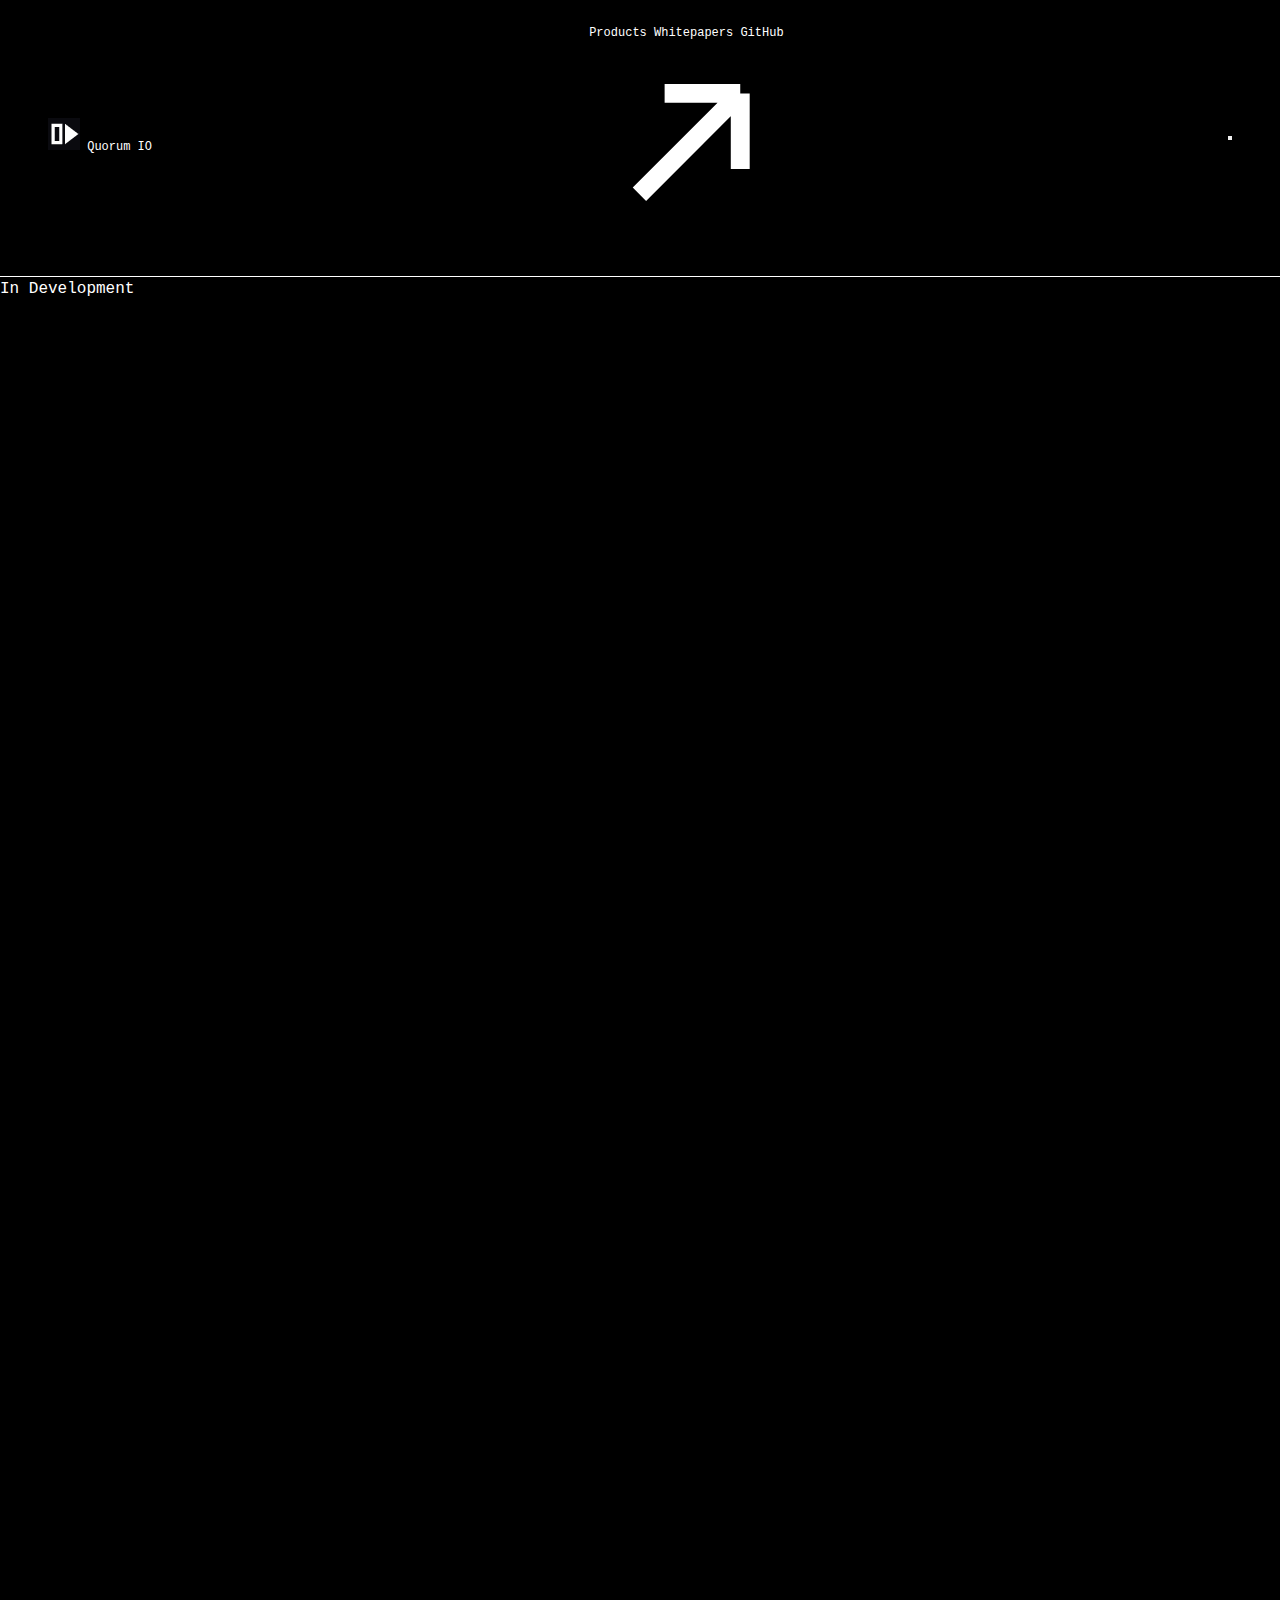
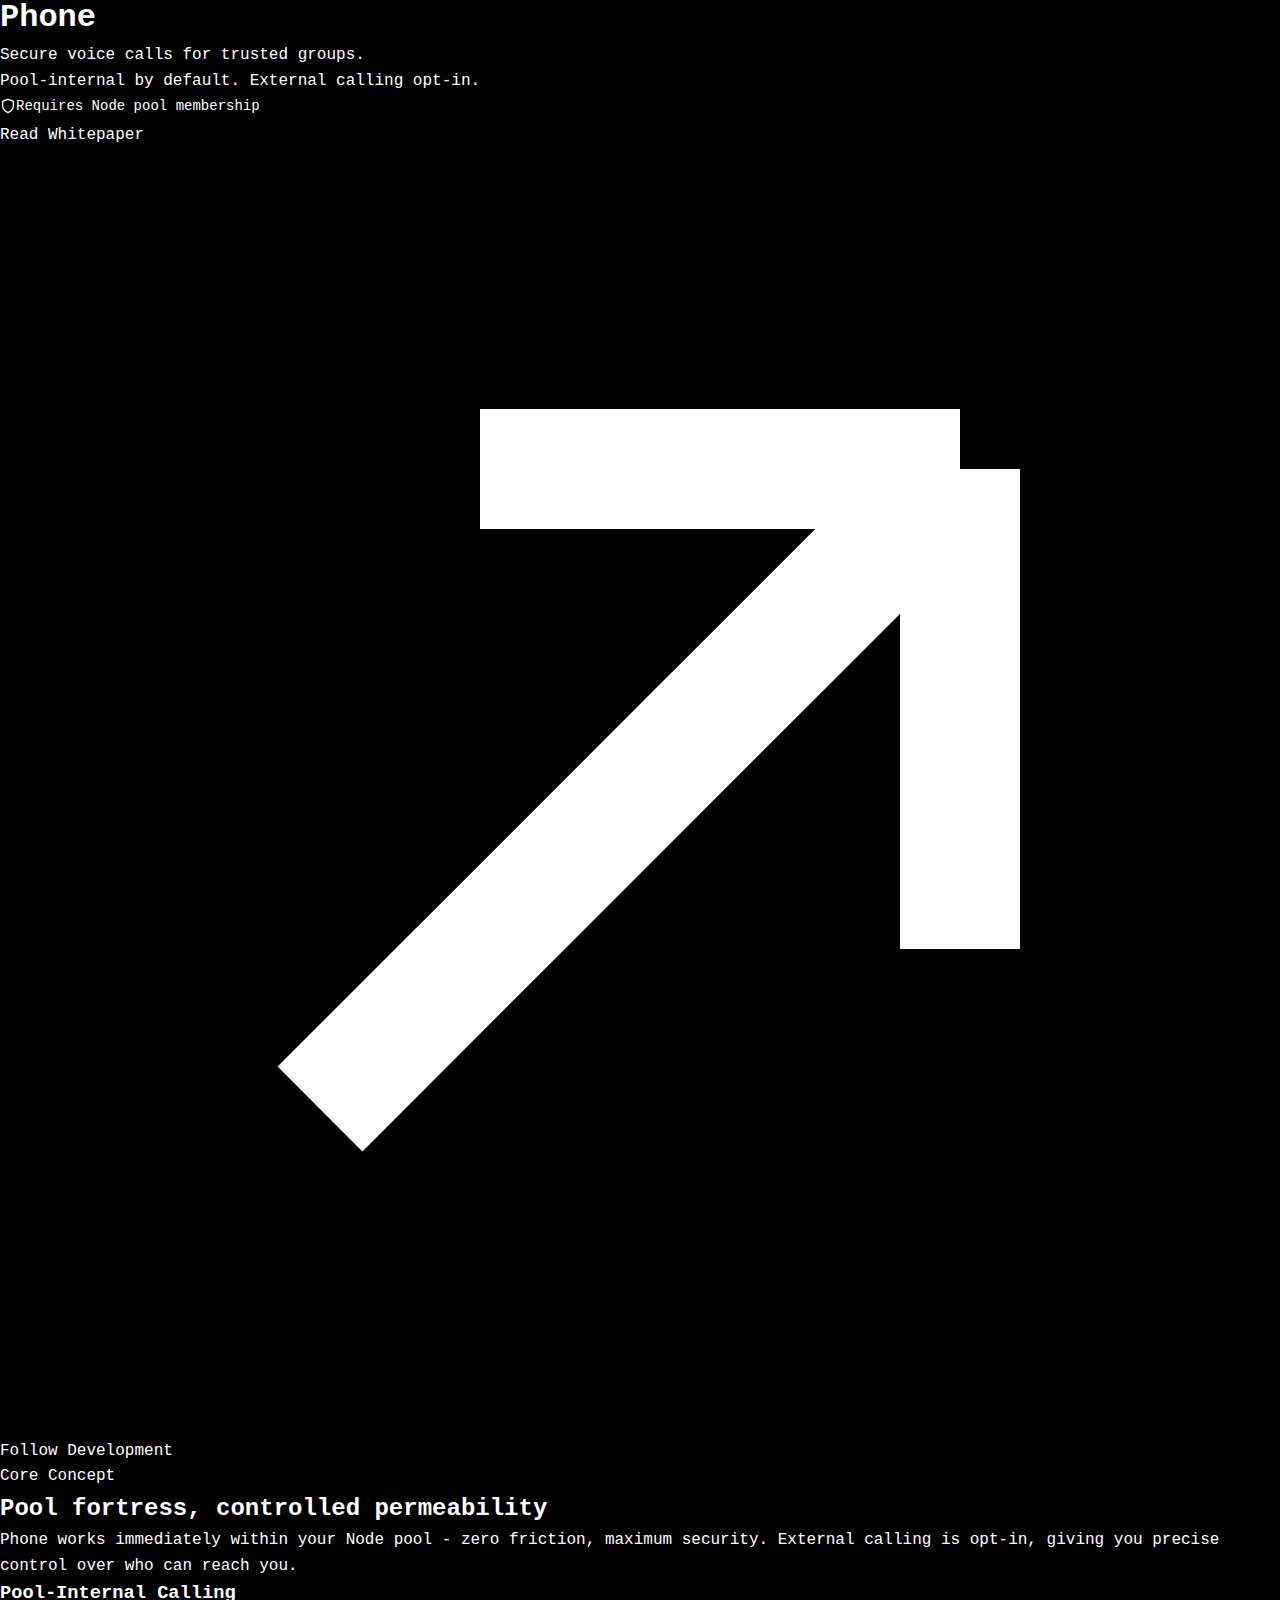
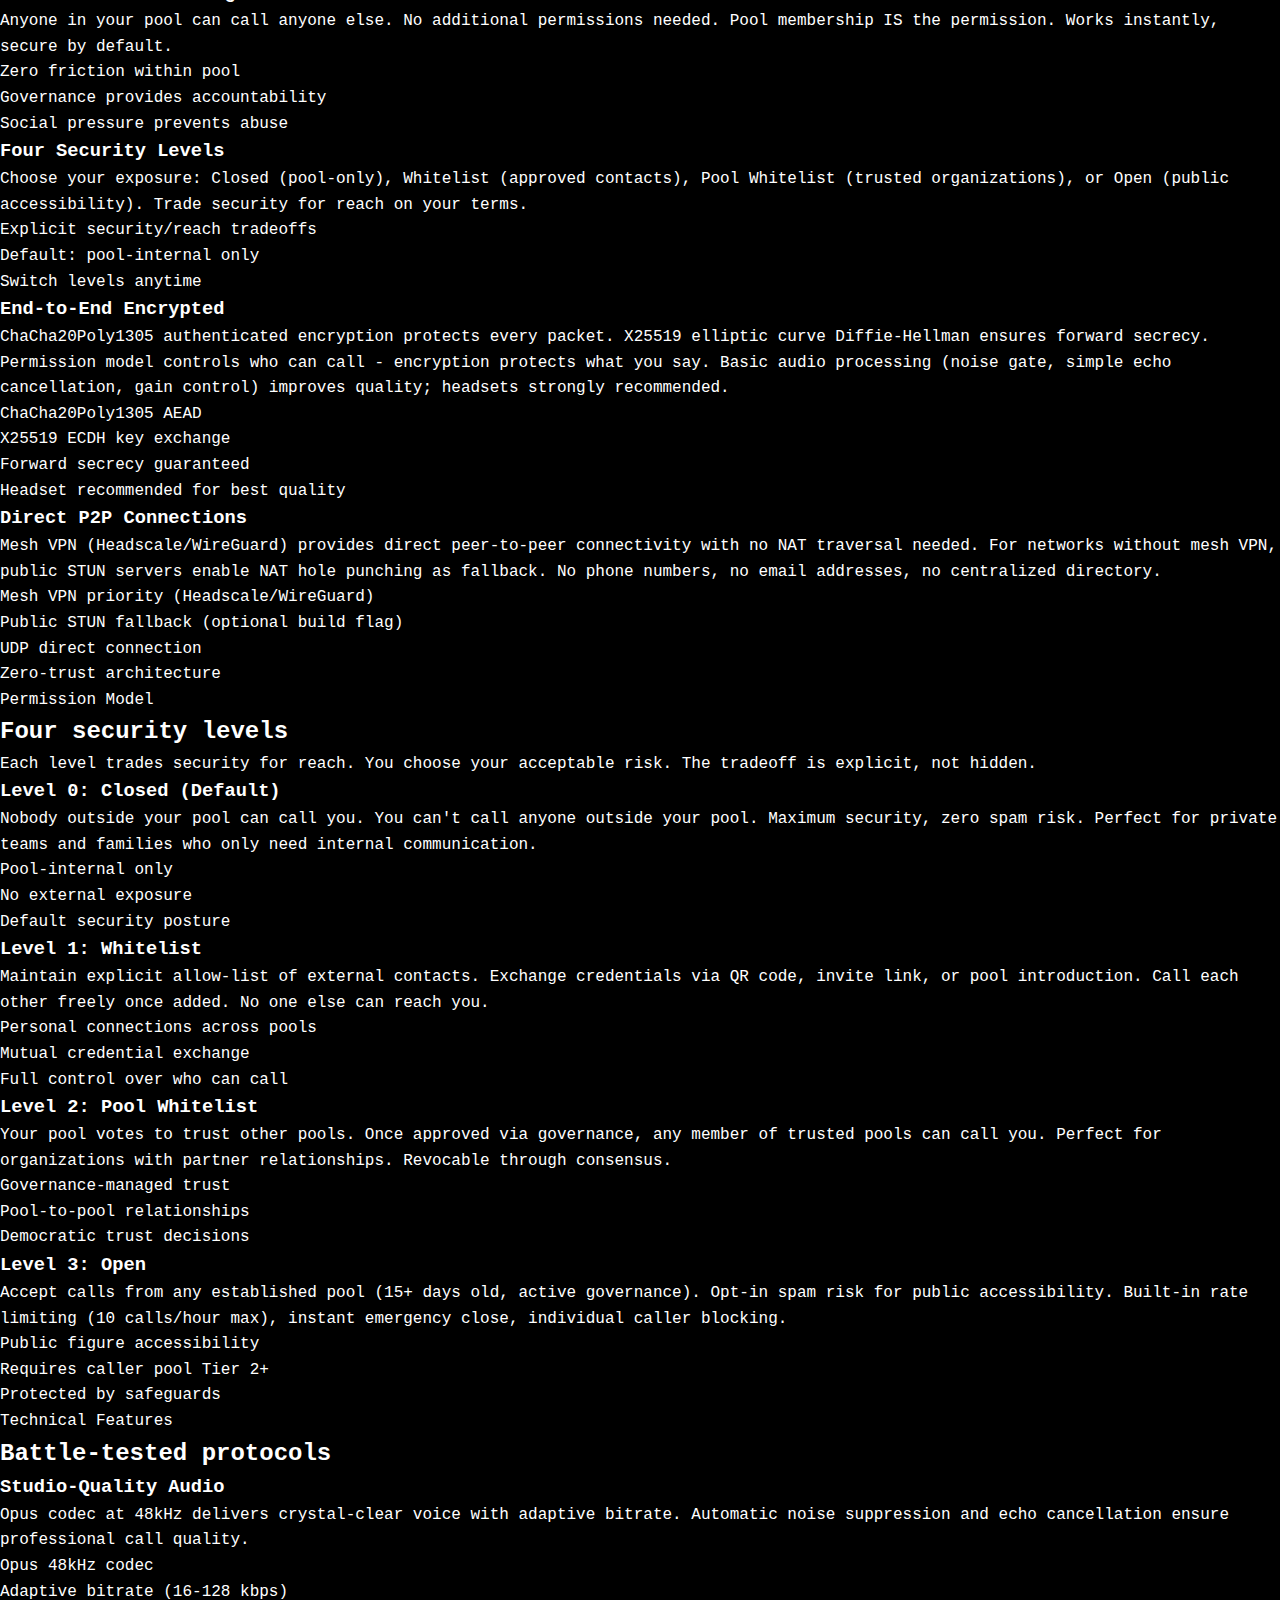
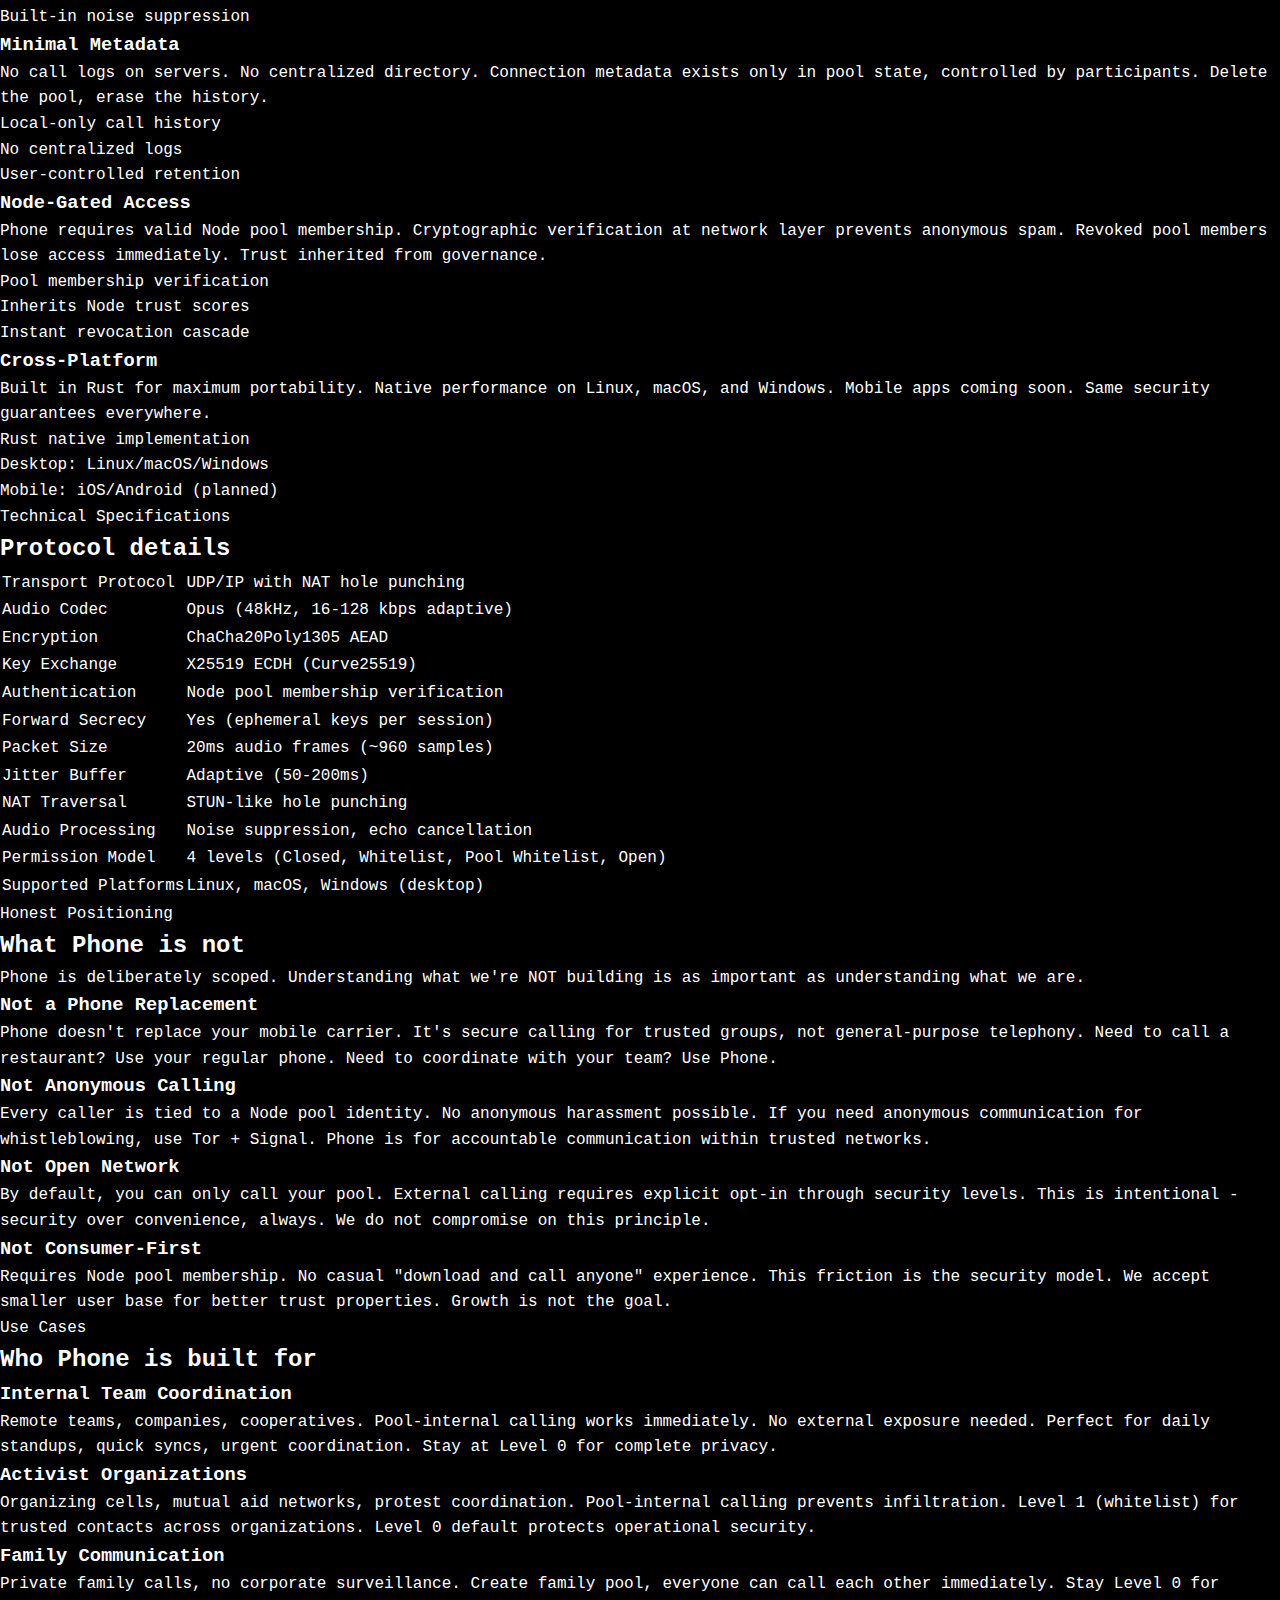
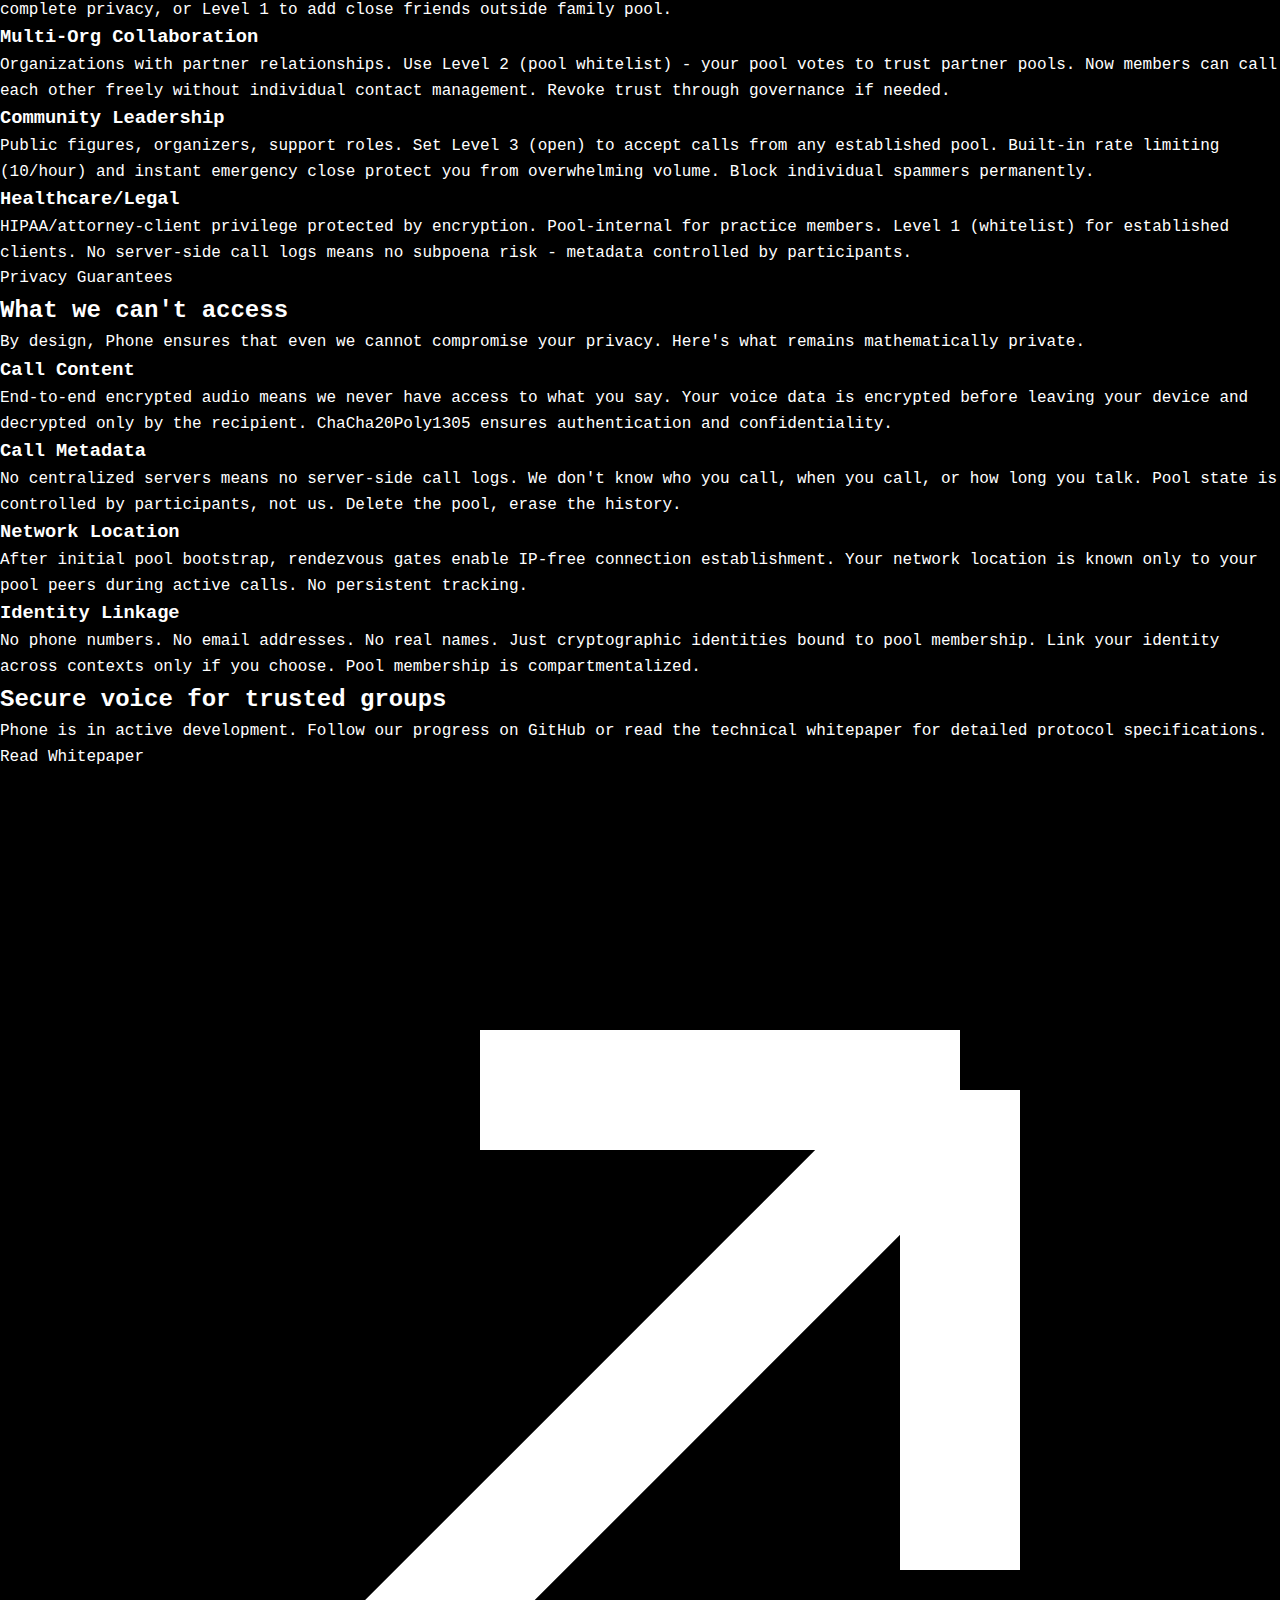
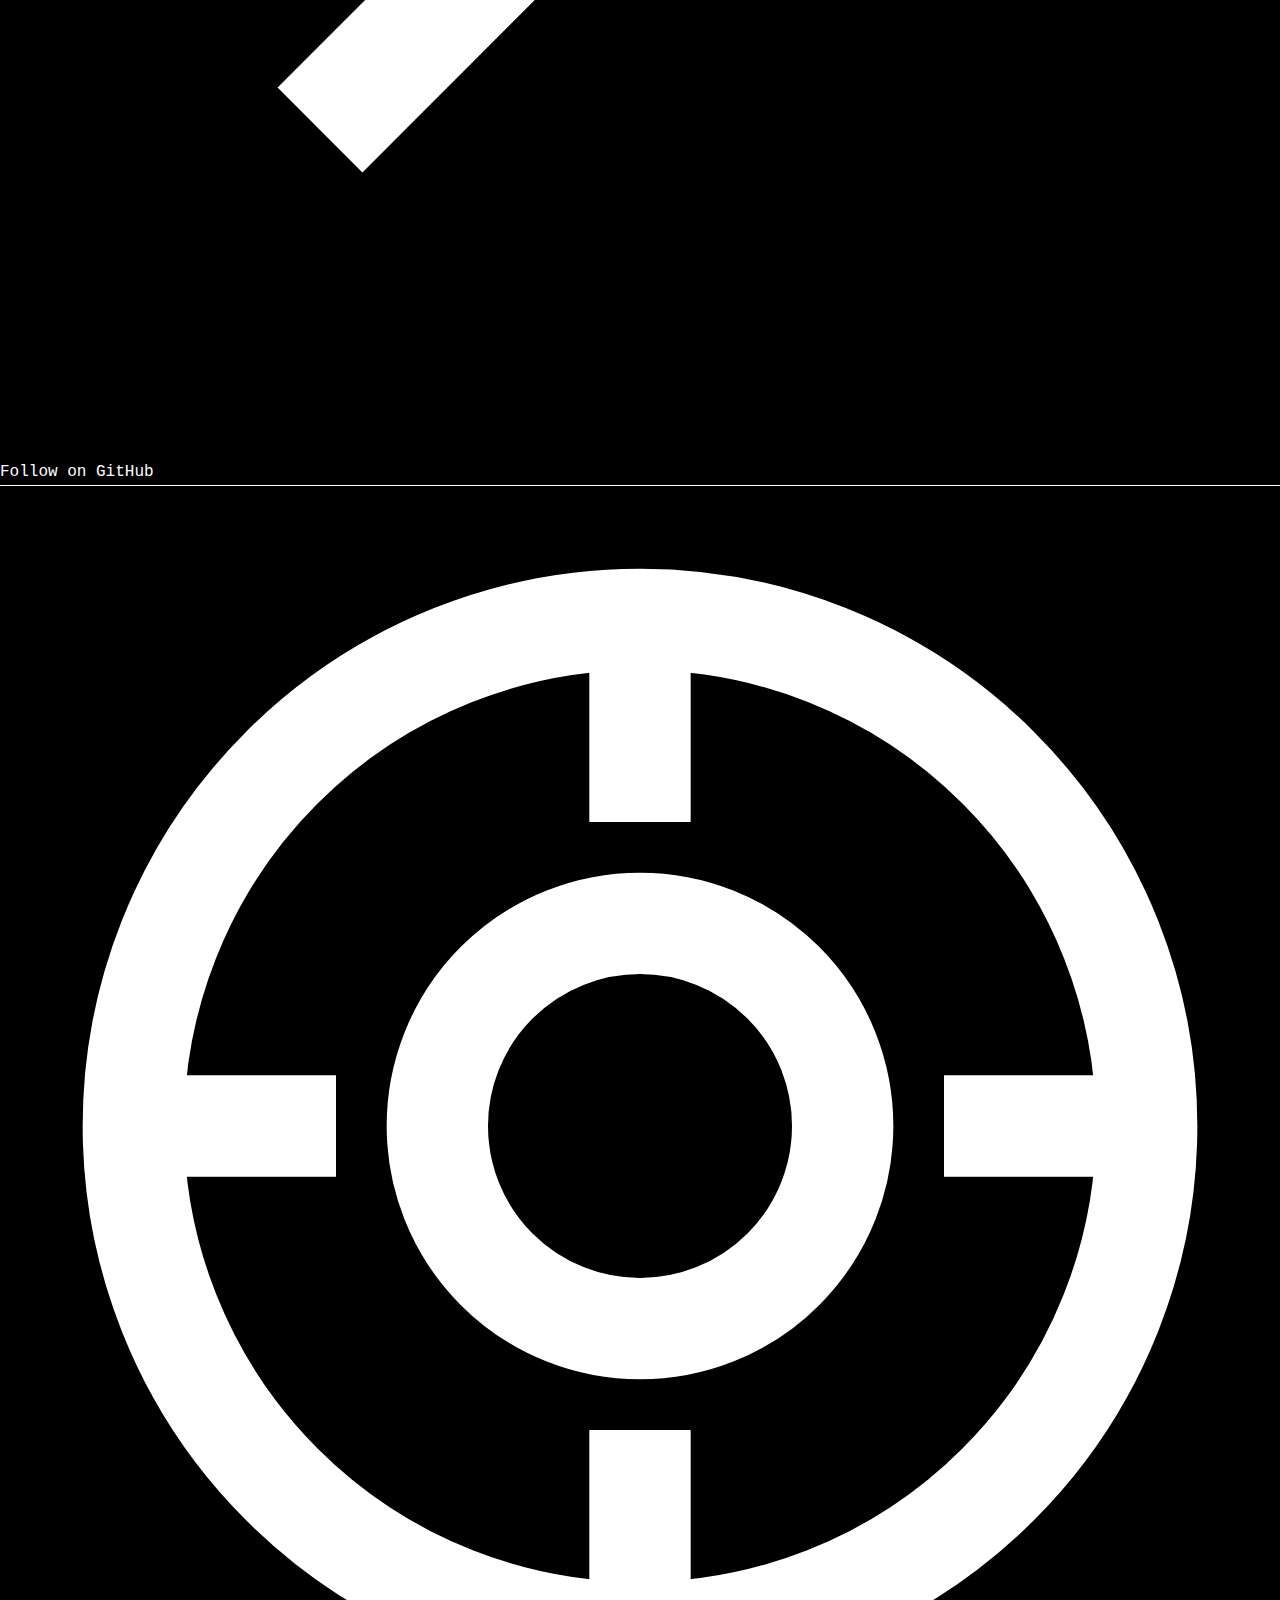
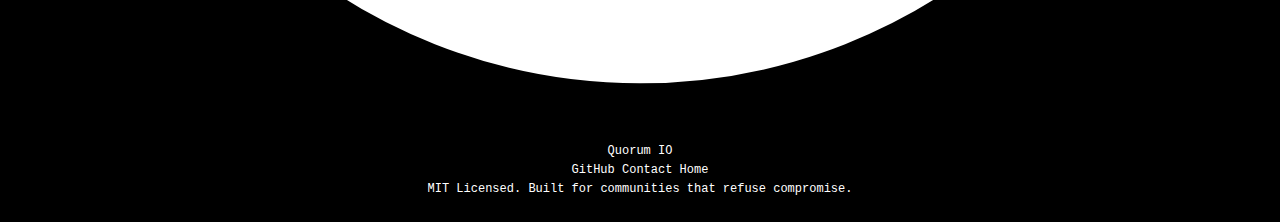
<file: product-phone.html>
<!DOCTYPE html>
<html lang="en">
<head>
  <meta charset="UTF-8">
  <meta name="viewport" content="width=device-width, initial-scale=1.0">
  <title>Phone - Encrypted Voice Calls | Quorum IO</title>
  <link rel="icon" href="favicon.ico">
  <link rel="stylesheet" href="style.css">
  <link rel="preconnect" href="https://fonts.googleapis.com">
  <link rel="preconnect" href="https://fonts.gstatic.com" crossorigin>
  <link href="https://fonts.googleapis.com/css2?family=Inter:wght@400;500;600;700&family=JetBrains+Mono:wght@400;500&display=swap" rel="stylesheet">
</head>
<body style="--product-accent: #34d399;">
  <div class="noise"></div>
  
  <!-- Header -->
  <header>
    <nav>
      <a href="index.html" class="logo">
        <img src="logo.png" alt="Quorum IO" />
        <span class="logo-text">Quorum IO</span>
      </a>
      <div class="nav-links">
        <a href="index.html#products">Products</a>
        <a href="whitepaper.html">Whitepapers</a>
        <a href="https://github.com/quorumio" class="nav-cta">
          GitHub
          <svg class="icon-arrow" viewBox="0 0 16 16" fill="none" stroke="currentColor" stroke-width="1.5">
            <path d="M4 12L12 4M12 4H6M12 4V10"/>
          </svg>
        </a>
      </div>
      <button class="mobile-menu" aria-label="Menu">
        <span></span>
        <span></span>
      </button>
    </nav>
  </header>

  <!-- Product Hero -->
  <section class="product-hero" style="--product-accent: #34d399;">
    <div class="product-hero-content">
      <div class="product-status-badge">
        <span class="dot"></span>
        <span>In Development</span>
      </div>
      
      <div class="product-icon-large">
        <svg viewBox="0 0 24 24">
          <path d="M22 16.92v3a2 2 0 0 1-2.18 2 19.79 19.79 0 0 1-8.63-3.07 19.5 19.5 0 0 1-6-6 19.79 19.79 0 0 1-3.07-8.67A2 2 0 0 1 4.11 2h3a2 2 0 0 1 2 1.72 12.84 12.84 0 0 0 .7 2.81 2 2 0 0 1-.45 2.11L8.09 9.91a16 16 0 0 0 6 6l1.27-1.27a2 2 0 0 1 2.11-.45 12.84 12.84 0 0 0 2.81.7A2 2 0 0 1 22 16.92z"/>
        </svg>
      </div>
      
      <h1>Phone</h1>
      <p class="product-tagline">
        Secure voice calls for trusted groups.<br>
        Pool-internal by default. External calling opt-in.
      </p>
      
      <div style="display: inline-flex; align-items: center; gap: var(--space-2); padding: var(--space-3) var(--space-5); background: var(--bg-elevated); border: 1px solid var(--border-primary); border-radius: 8px; margin-bottom: var(--space-10); font-size: 0.875rem; color: var(--text-tertiary);">
        <svg width="16" height="16" viewBox="0 0 24 24" fill="none" stroke="currentColor" stroke-width="2">
          <path d="M12 22s8-4 8-10V5l-8-3-8 3v7c0 6 8 10 8 10z"/>
        </svg>
        <span>Requires Node pool membership</span>
      </div>
      
      <div class="product-actions">
        <a href="whitepaper-phone.html" class="btn btn-primary">
          Read Whitepaper
          <svg class="icon-arrow" viewBox="0 0 16 16" fill="none" stroke="currentColor" stroke-width="1.5">
            <path d="M4 12L12 4M12 4H6M12 4V10"/>
          </svg>
        </a>
        <a href="https://github.com/quorumio" class="btn btn-ghost">
          Follow Development
        </a>
      </div>
    </div>
  </section>

  <!-- Core Concept -->
  <section class="product-section" >
    <div class="product-section-header">
      <p class="product-section-label">Core Concept</p>
      <h2>Pool fortress, controlled permeability</h2>
      <p class="product-section-desc">
        Phone works immediately within your Node pool - zero friction, maximum security. External calling is opt-in, giving you precise control over who can reach you.
      </p>
    </div>
    
    <div class="features-detailed-grid">
      <div class="feature-detailed">
        <h3>Pool-Internal Calling</h3>
        <p>
          Anyone in your pool can call anyone else. No additional permissions needed. Pool membership IS the permission. Works instantly, secure by default.
        </p>
        <ul class="feature-specs">
          <li>Zero friction within pool</li>
          <li>Governance provides accountability</li>
          <li>Social pressure prevents abuse</li>
        </ul>
      </div>
      
      <div class="feature-detailed">
        <h3>Four Security Levels</h3>
        <p>
          Choose your exposure: Closed (pool-only), Whitelist (approved contacts), Pool Whitelist (trusted organizations), or Open (public accessibility). Trade security for reach on your terms.
        </p>
        <ul class="feature-specs">
          <li>Explicit security/reach tradeoffs</li>
          <li>Default: pool-internal only</li>
          <li>Switch levels anytime</li>
        </ul>
      </div>
      
      <div class="feature-detailed">
        <h3>End-to-End Encrypted</h3>
        <p>
          ChaCha20Poly1305 authenticated encryption protects every packet. X25519 elliptic curve Diffie-Hellman ensures forward secrecy. Permission model controls who can call - encryption protects what you say. Basic audio processing (noise gate, simple echo cancellation, gain control) improves quality; headsets strongly recommended.
        </p>
        <ul class="feature-specs">
          <li>ChaCha20Poly1305 AEAD</li>
          <li>X25519 ECDH key exchange</li>
          <li>Forward secrecy guaranteed</li>
          <li>Headset recommended for best quality</li>
        </ul>
      </div>
      
      <div class="feature-detailed">
        <h3>Direct P2P Connections</h3>
        <p>
          Mesh VPN (Headscale/WireGuard) provides direct peer-to-peer connectivity with no NAT traversal needed. For networks without mesh VPN, public STUN servers enable NAT hole punching as fallback. No phone numbers, no email addresses, no centralized directory.
        </p>
        <ul class="feature-specs">
          <li>Mesh VPN priority (Headscale/WireGuard)</li>
          <li>Public STUN fallback (optional build flag)</li>
          <li>UDP direct connection</li>
          <li>Zero-trust architecture</li>
        </ul>
      </div>
    </div>
  </section>

  <!-- Security Levels -->
  <section class="product-section">
    <div class="product-section-header">
      <p class="product-section-label">Permission Model</p>
      <h2>Four security levels</h2>
      <p class="product-section-desc">
        Each level trades security for reach. You choose your acceptable risk. The tradeoff is explicit, not hidden.
      </p>
    </div>
    
    <div class="features-detailed-grid">
      <div class="feature-detailed">
        <h3>Level 0: Closed (Default)</h3>
        <p>
          Nobody outside your pool can call you. You can't call anyone outside your pool. Maximum security, zero spam risk. Perfect for private teams and families who only need internal communication.
        </p>
        <ul class="feature-specs">
          <li>Pool-internal only</li>
          <li>No external exposure</li>
          <li>Default security posture</li>
        </ul>
      </div>
      
      <div class="feature-detailed">
        <h3>Level 1: Whitelist</h3>
        <p>
          Maintain explicit allow-list of external contacts. Exchange credentials via QR code, invite link, or pool introduction. Call each other freely once added. No one else can reach you.
        </p>
        <ul class="feature-specs">
          <li>Personal connections across pools</li>
          <li>Mutual credential exchange</li>
          <li>Full control over who can call</li>
        </ul>
      </div>
      
      <div class="feature-detailed">
        <h3>Level 2: Pool Whitelist</h3>
        <p>
          Your pool votes to trust other pools. Once approved via governance, any member of trusted pools can call you. Perfect for organizations with partner relationships. Revocable through consensus.
        </p>
        <ul class="feature-specs">
          <li>Governance-managed trust</li>
          <li>Pool-to-pool relationships</li>
          <li>Democratic trust decisions</li>
        </ul>
      </div>
      
      <div class="feature-detailed">
        <h3>Level 3: Open</h3>
        <p>
          Accept calls from any established pool (15+ days old, active governance). Opt-in spam risk for public accessibility. Built-in rate limiting (10 calls/hour max), instant emergency close, individual caller blocking.
        </p>
        <ul class="feature-specs">
          <li>Public figure accessibility</li>
          <li>Requires caller pool Tier 2+</li>
          <li>Protected by safeguards</li>
        </ul>
      </div>
    </div>
  </section>

  <!-- Technical Features -->
  <section class="product-section" >
    <div class="product-section-header">
      <p class="product-section-label">Technical Features</p>
      <h2>Battle-tested protocols</h2>
    </div>
    
    <div class="features-detailed-grid">
      <div class="feature-detailed">
        <h3>Studio-Quality Audio</h3>
        <p>
          Opus codec at 48kHz delivers crystal-clear voice with adaptive bitrate. Automatic noise suppression and echo cancellation ensure professional call quality.
        </p>
        <ul class="feature-specs">
          <li>Opus 48kHz codec</li>
          <li>Adaptive bitrate (16-128 kbps)</li>
          <li>Built-in noise suppression</li>
        </ul>
      </div>
      
      <div class="feature-detailed">
        <h3>Minimal Metadata</h3>
        <p>
          No call logs on servers. No centralized directory. Connection metadata exists only in pool state, controlled by participants. Delete the pool, erase the history.
        </p>
        <ul class="feature-specs">
          <li>Local-only call history</li>
          <li>No centralized logs</li>
          <li>User-controlled retention</li>
        </ul>
      </div>
      
      <div class="feature-detailed">
        <h3>Node-Gated Access</h3>
        <p>
          Phone requires valid Node pool membership. Cryptographic verification at network layer prevents anonymous spam. Revoked pool members lose access immediately. Trust inherited from governance.
        </p>
        <ul class="feature-specs">
          <li>Pool membership verification</li>
          <li>Inherits Node trust scores</li>
          <li>Instant revocation cascade</li>
        </ul>
      </div>
      
      <div class="feature-detailed">
        <h3>Cross-Platform</h3>
        <p>
          Built in Rust for maximum portability. Native performance on Linux, macOS, and Windows. Mobile apps coming soon. Same security guarantees everywhere.
        </p>
        <ul class="feature-specs">
          <li>Rust native implementation</li>
          <li>Desktop: Linux/macOS/Windows</li>
          <li>Mobile: iOS/Android (planned)</li>
        </ul>
      </div>
    </div>
  </section>

  <!-- Technical Specifications -->
  <section class="product-section">
    <div class="product-section-header">
      <p class="product-section-label">Technical Specifications</p>
      <h2>Protocol details</h2>
    </div>
    
    <div class="specs-container">
      <table class="specs-table">
        <tr>
          <td>Transport Protocol</td>
          <td>UDP/IP with NAT hole punching</td>
        </tr>
        <tr>
          <td>Audio Codec</td>
          <td>Opus (48kHz, 16-128 kbps adaptive)</td>
        </tr>
        <tr>
          <td>Encryption</td>
          <td>ChaCha20Poly1305 AEAD</td>
        </tr>
        <tr>
          <td>Key Exchange</td>
          <td>X25519 ECDH (Curve25519)</td>
        </tr>
        <tr>
          <td>Authentication</td>
          <td>Node pool membership verification</td>
        </tr>
        <tr>
          <td>Forward Secrecy</td>
          <td>Yes (ephemeral keys per session)</td>
        </tr>
        <tr>
          <td>Packet Size</td>
          <td>20ms audio frames (~960 samples)</td>
        </tr>
        <tr>
          <td>Jitter Buffer</td>
          <td>Adaptive (50-200ms)</td>
        </tr>
        <tr>
          <td>NAT Traversal</td>
          <td>STUN-like hole punching</td>
        </tr>
        <tr>
          <td>Audio Processing</td>
          <td>Noise suppression, echo cancellation</td>
        </tr>
        <tr>
          <td>Permission Model</td>
          <td>4 levels (Closed, Whitelist, Pool Whitelist, Open)</td>
        </tr>
        <tr>
          <td>Supported Platforms</td>
          <td>Linux, macOS, Windows (desktop)</td>
        </tr>
      </table>
    </div>
  </section>

  <!-- What Phone Is Not -->
  <section class="product-section" >
    <div class="product-section-header">
      <p class="product-section-label">Honest Positioning</p>
      <h2>What Phone is not</h2>
      <p class="product-section-desc">
        Phone is deliberately scoped. Understanding what we're NOT building is as important as understanding what we are.
      </p>
    </div>
    
    <div class="features-detailed-grid">
      <div class="feature-detailed">
        <h3>Not a Phone Replacement</h3>
        <p>
          Phone doesn't replace your mobile carrier. It's secure calling for trusted groups, not general-purpose telephony. Need to call a restaurant? Use your regular phone. Need to coordinate with your team? Use Phone.
        </p>
      </div>
      
      <div class="feature-detailed">
        <h3>Not Anonymous Calling</h3>
        <p>
          Every caller is tied to a Node pool identity. No anonymous harassment possible. If you need anonymous communication for whistleblowing, use Tor + Signal. Phone is for accountable communication within trusted networks.
        </p>
      </div>
      
      <div class="feature-detailed">
        <h3>Not Open Network</h3>
        <p>
          By default, you can only call your pool. External calling requires explicit opt-in through security levels. This is intentional - security over convenience, always. We do not compromise on this principle.
        </p>
      </div>
      
      <div class="feature-detailed">
        <h3>Not Consumer-First</h3>
        <p>
          Requires Node pool membership. No casual "download and call anyone" experience. This friction is the security model. We accept smaller user base for better trust properties. Growth is not the goal.
        </p>
      </div>
    </div>
  </section>

  <!-- Use Cases -->
  <section class="product-section">
    <div class="product-section-header">
      <p class="product-section-label">Use Cases</p>
      <h2>Who Phone is built for</h2>
    </div>
    
    <div class="features-detailed-grid">
      <div class="feature-detailed">
        <h3>Internal Team Coordination</h3>
        <p>
          Remote teams, companies, cooperatives. Pool-internal calling works immediately. No external exposure needed. Perfect for daily standups, quick syncs, urgent coordination. Stay at Level 0 for complete privacy.
        </p>
      </div>
      
      <div class="feature-detailed">
        <h3>Activist Organizations</h3>
        <p>
          Organizing cells, mutual aid networks, protest coordination. Pool-internal calling prevents infiltration. Level 1 (whitelist) for trusted contacts across organizations. Level 0 default protects operational security.
        </p>
      </div>
      
      <div class="feature-detailed">
        <h3>Family Communication</h3>
        <p>
          Private family calls, no corporate surveillance. Create family pool, everyone can call each other immediately. Stay Level 0 for complete privacy, or Level 1 to add close friends outside family pool.
        </p>
      </div>
      
      <div class="feature-detailed">
        <h3>Multi-Org Collaboration</h3>
        <p>
          Organizations with partner relationships. Use Level 2 (pool whitelist) - your pool votes to trust partner pools. Now members can call each other freely without individual contact management. Revoke trust through governance if needed.
        </p>
      </div>
      
      <div class="feature-detailed">
        <h3>Community Leadership</h3>
        <p>
          Public figures, organizers, support roles. Set Level 3 (open) to accept calls from any established pool. Built-in rate limiting (10/hour) and instant emergency close protect you from overwhelming volume. Block individual spammers permanently.
        </p>
      </div>
      
      <div class="feature-detailed">
        <h3>Healthcare/Legal</h3>
        <p>
          HIPAA/attorney-client privilege protected by encryption. Pool-internal for practice members. Level 1 (whitelist) for established clients. No server-side call logs means no subpoena risk - metadata controlled by participants.
        </p>
      </div>
    </div>
  </section>

  <!-- Privacy Guarantees -->
  <section class="product-section" >
    <div class="product-section-header">
      <p class="product-section-label">Privacy Guarantees</p>
      <h2>What we can't access</h2>
      <p class="product-section-desc">
        By design, Phone ensures that even we cannot compromise your privacy. Here's what remains mathematically private.
      </p>
    </div>
    
    <div class="features-detailed-grid">
      <div class="feature-detailed">
        <h3>Call Content</h3>
        <p>
          End-to-end encrypted audio means we never have access to what you say. Your voice data is encrypted before leaving your device and decrypted only by the recipient. ChaCha20Poly1305 ensures authentication and confidentiality.
        </p>
      </div>
      
      <div class="feature-detailed">
        <h3>Call Metadata</h3>
        <p>
          No centralized servers means no server-side call logs. We don't know who you call, when you call, or how long you talk. Pool state is controlled by participants, not us. Delete the pool, erase the history.
        </p>
      </div>
      
      <div class="feature-detailed">
        <h3>Network Location</h3>
        <p>
          After initial pool bootstrap, rendezvous gates enable IP-free connection establishment. Your network location is known only to your pool peers during active calls. No persistent tracking.
        </p>
      </div>
      
      <div class="feature-detailed">
        <h3>Identity Linkage</h3>
        <p>
          No phone numbers. No email addresses. No real names. Just cryptographic identities bound to pool membership. Link your identity across contexts only if you choose. Pool membership is compartmentalized.
        </p>
      </div>
    </div>
  </section>

  <!-- CTA -->
  <section class="product-cta-section">
    <h2>Secure voice for trusted groups</h2>
    <p>
      Phone is in active development. Follow our progress on GitHub or read the technical whitepaper for detailed protocol specifications.
    </p>
    <div class="hero-actions">
      <a href="whitepaper-phone.html" class="btn btn-primary">
        Read Whitepaper
        <svg class="icon-arrow" viewBox="0 0 16 16" fill="none" stroke="currentColor" stroke-width="1.5">
          <path d="M4 12L12 4M12 4H6M12 4V10"/>
        </svg>
      </a>
      <a href="https://github.com/quorumio" class="btn btn-ghost">
        Follow on GitHub
      </a>
    </div>
  </section>

  <!-- Footer -->
  <footer>
    <div class="footer-content">
      <div class="footer-brand">
        <svg class="logo-icon" viewBox="0 0 24 24" fill="none" stroke="currentColor" stroke-width="2">
          <circle cx="12" cy="12" r="10"/>
          <circle cx="12" cy="12" r="4"/>
          <path d="M12 2v4M12 18v4M2 12h4M18 12h4"/>
        </svg>
        <span>Quorum IO</span>
      </div>
      <div class="footer-links">
        <a href="https://github.com/quorumio">GitHub</a>
        <a href="mailto:contact@quorum.io">Contact</a>
        <a href="index.html">Home</a>
      </div>
      <div class="footer-copy">
        MIT Licensed. Built for communities that refuse compromise.
      </div>
    </div>
  </footer>

  <script>
    // Mobile menu toggle
    const mobileMenu = document.querySelector('.mobile-menu');
    const navLinks = document.querySelector('.nav-links');
    
    mobileMenu?.addEventListener('click', () => {
      mobileMenu.classList.toggle('open');
      navLinks?.classList.toggle('open');
    });

    // Intersection observer for scroll animations
    const observer = new IntersectionObserver((entries) => {
      entries.forEach(entry => {
        if (entry.isIntersecting) entry.target.classList.add('visible');
      });
    }, { threshold: 0.1, rootMargin: '0px 0px -50px 0px' });

    document.querySelectorAll('.feature-detailed').forEach(el => {
      observer.observe(el);
    });
  </script>
</body>
</html>
</file>
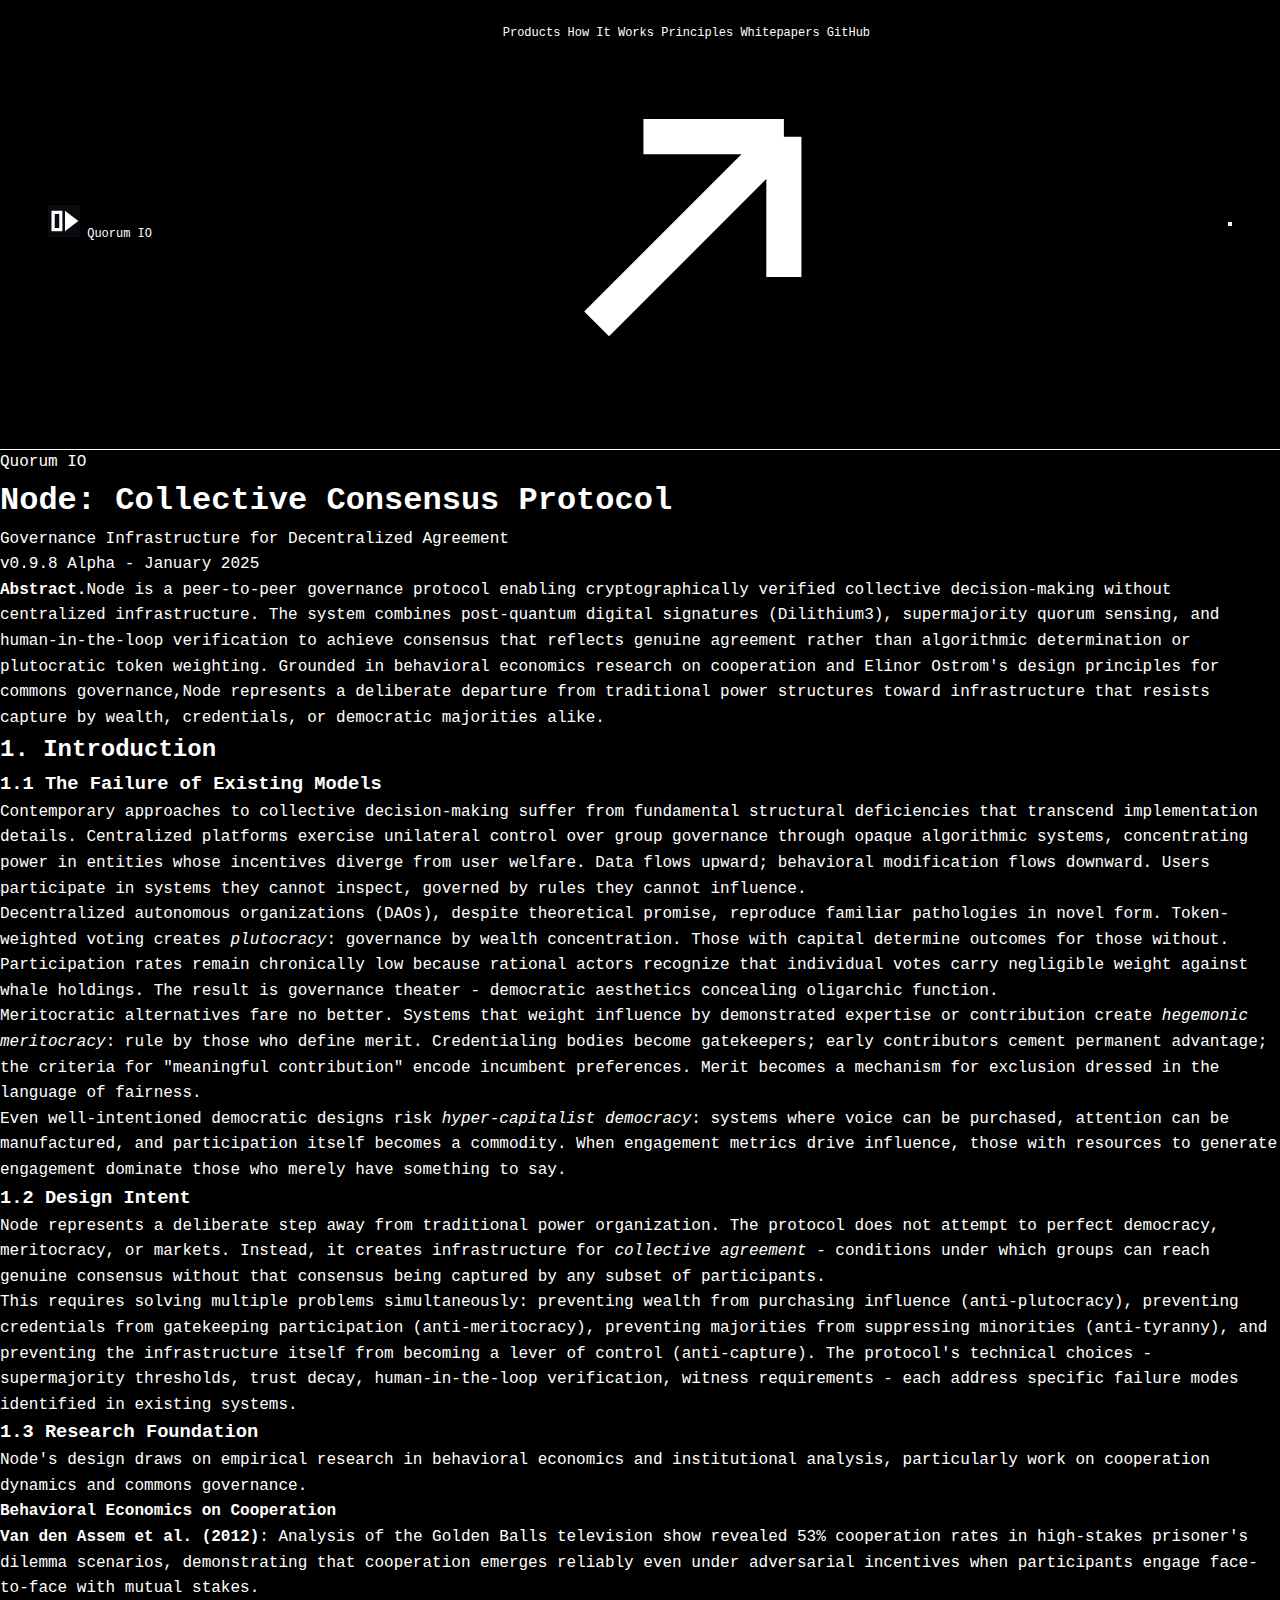
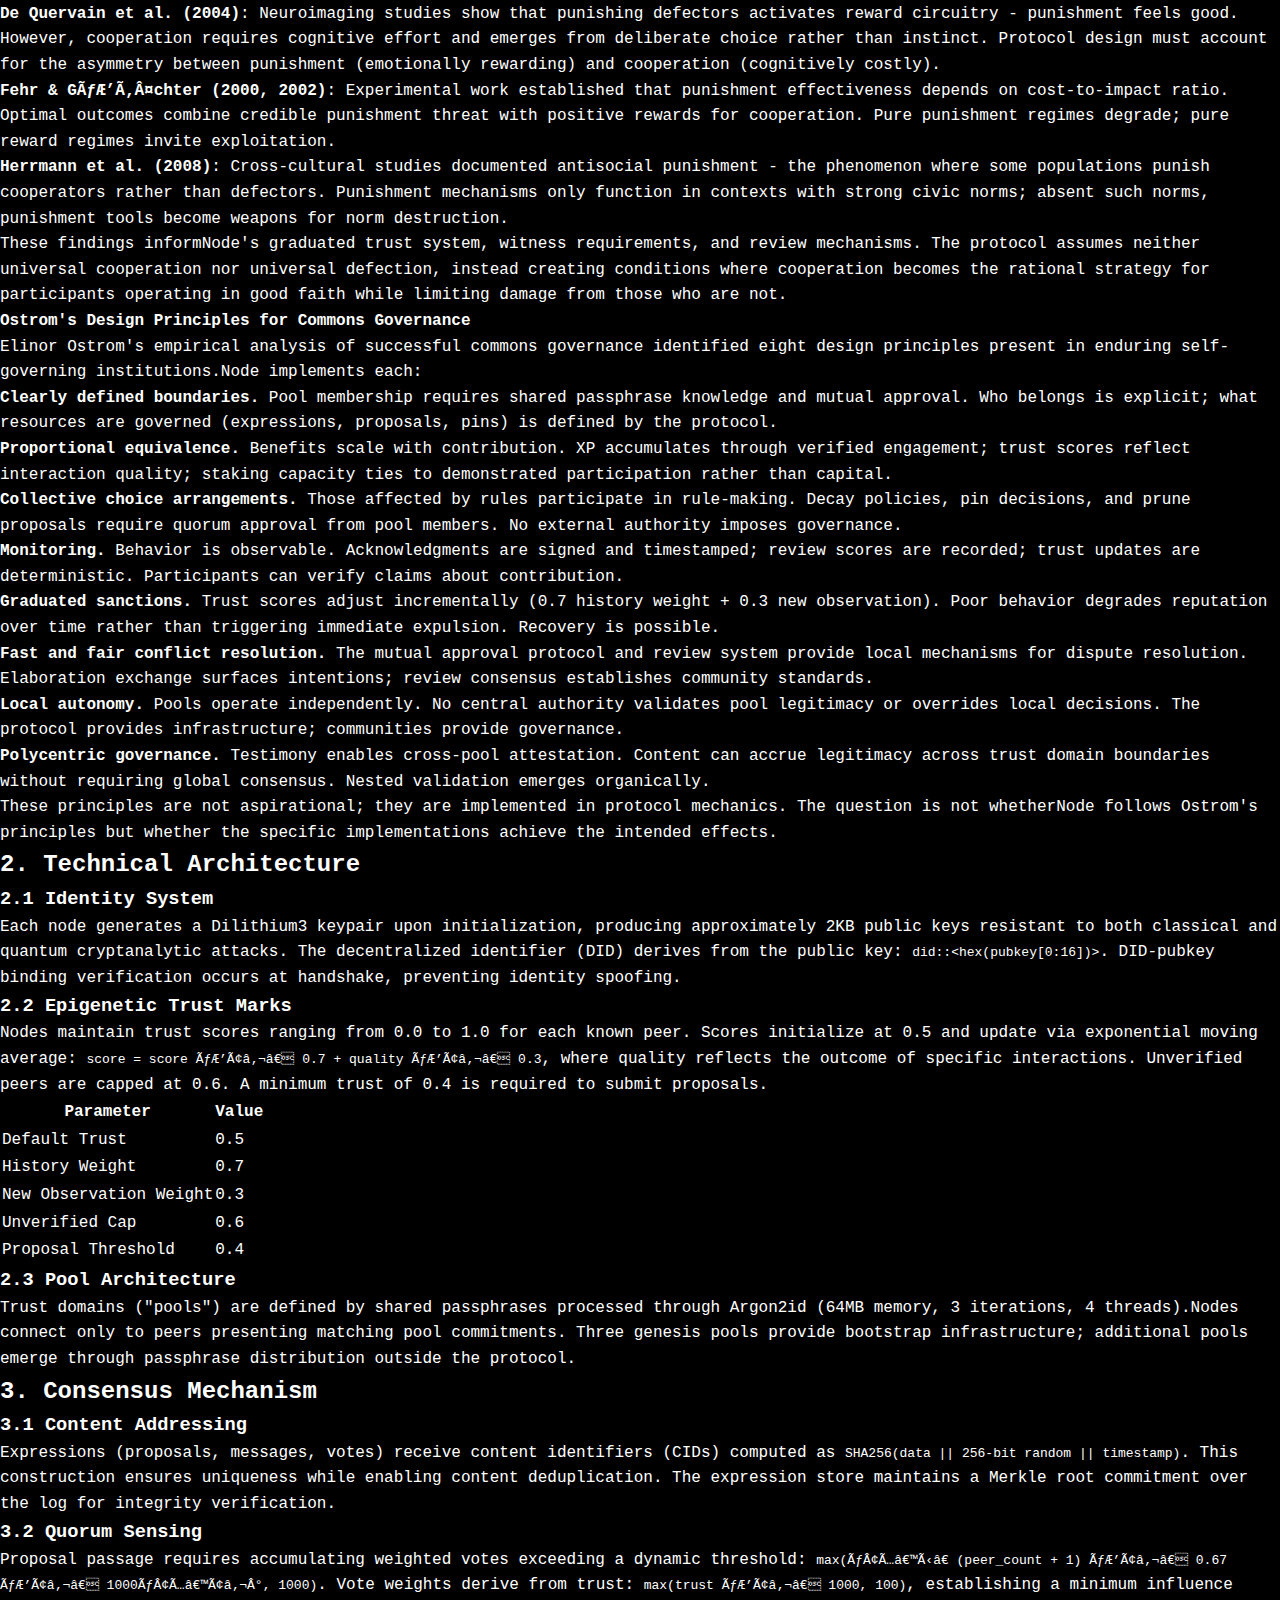
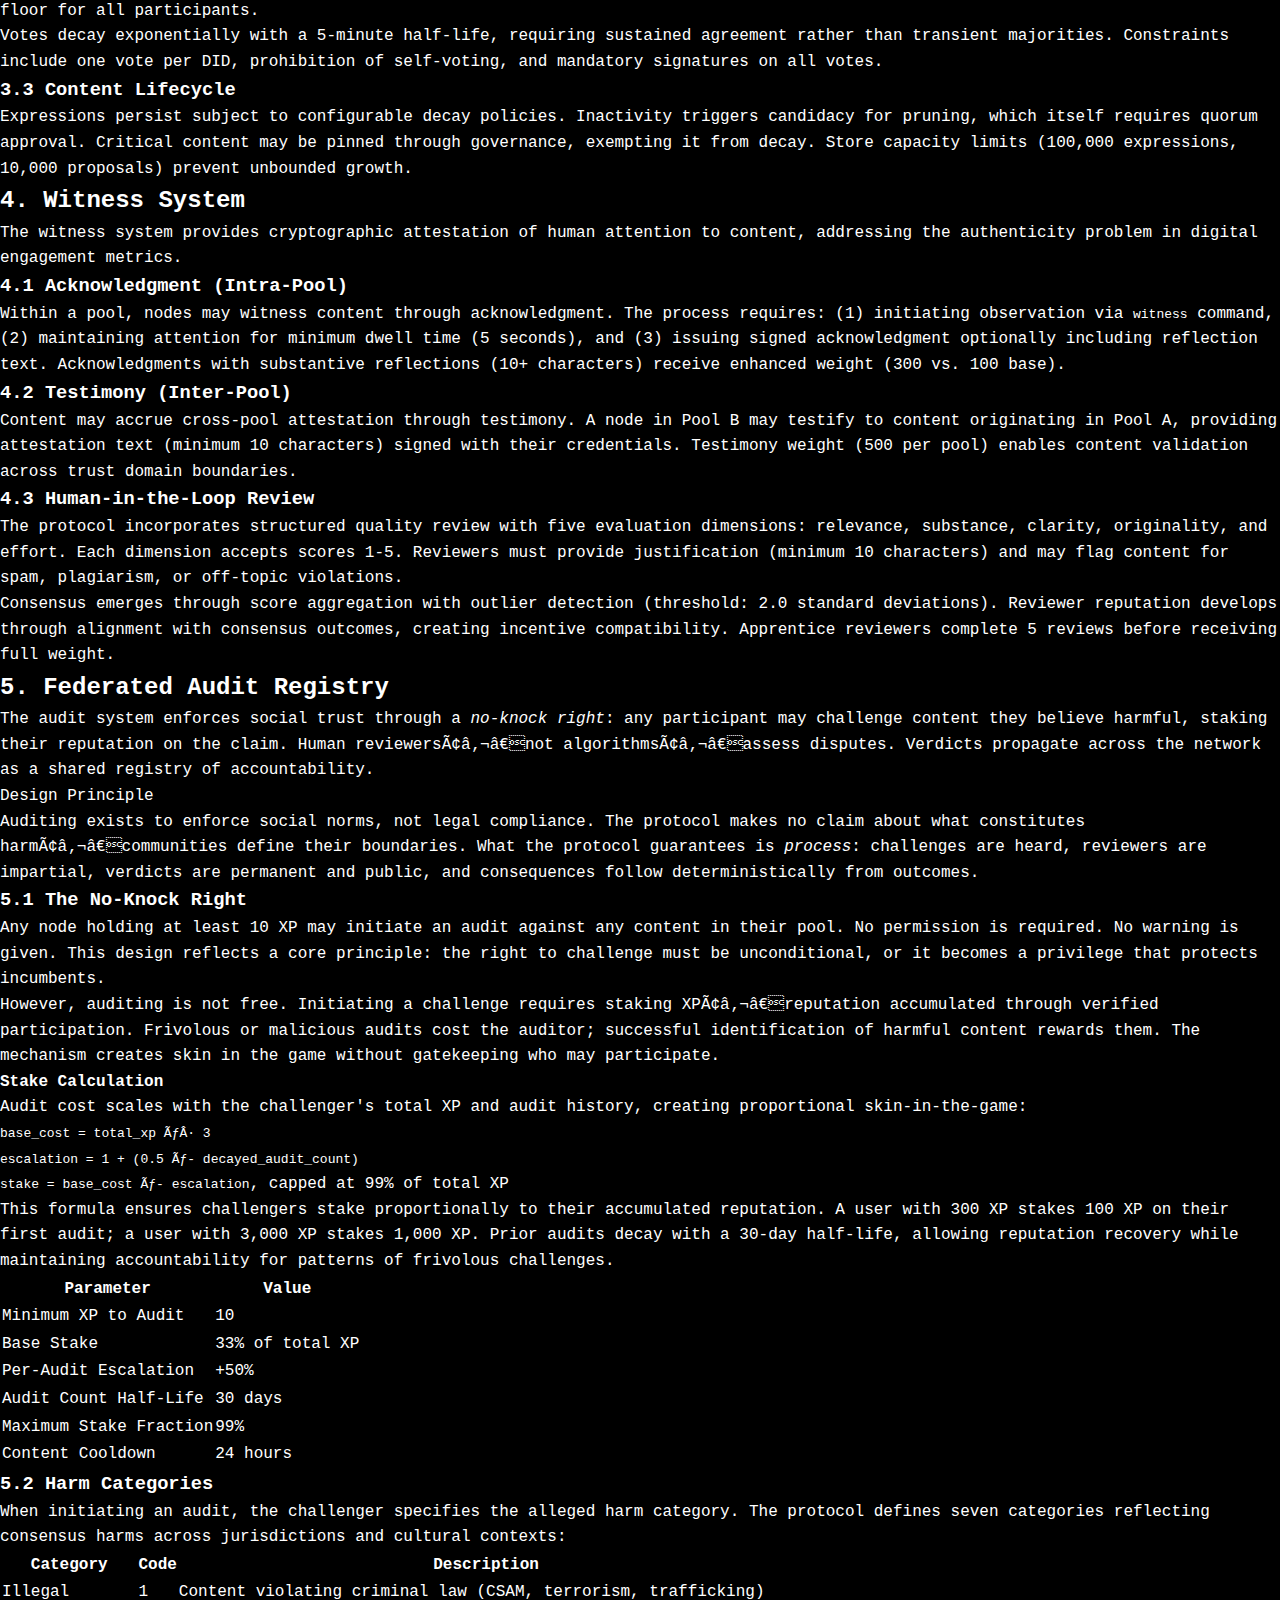
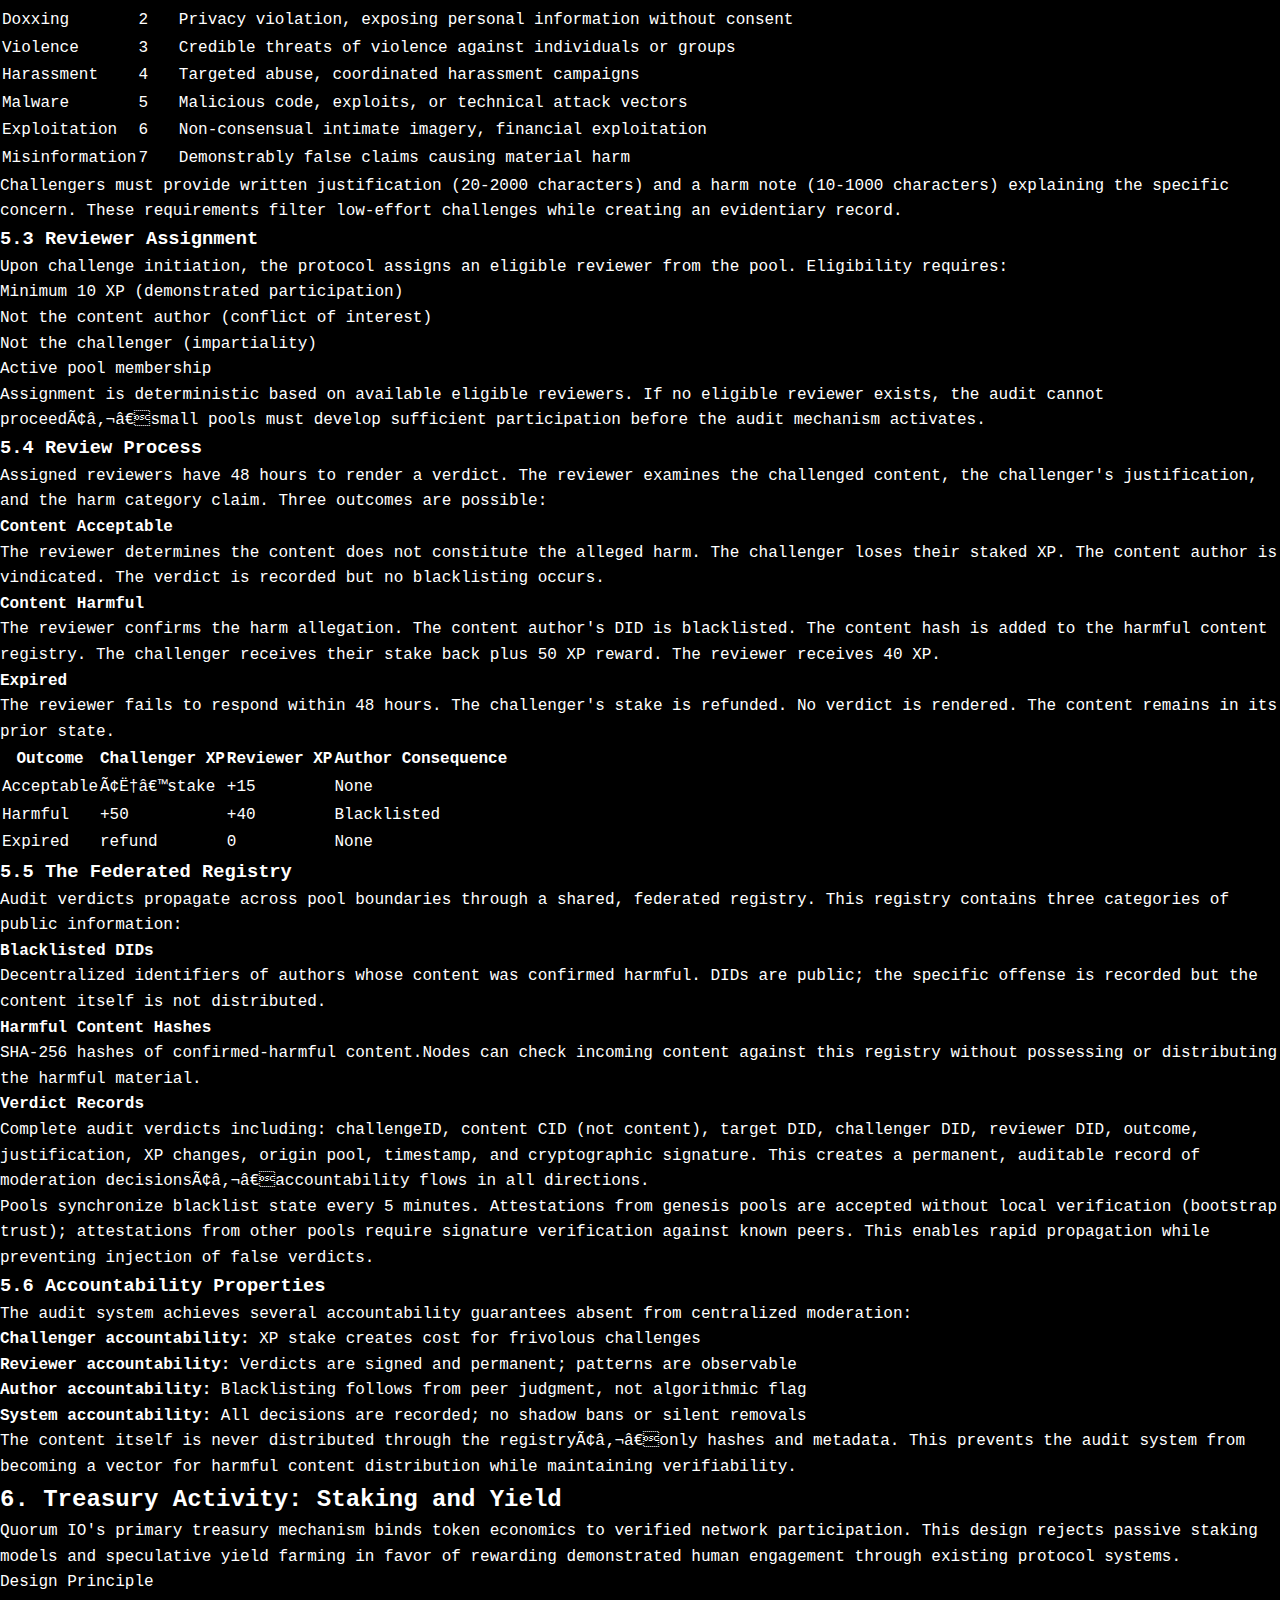
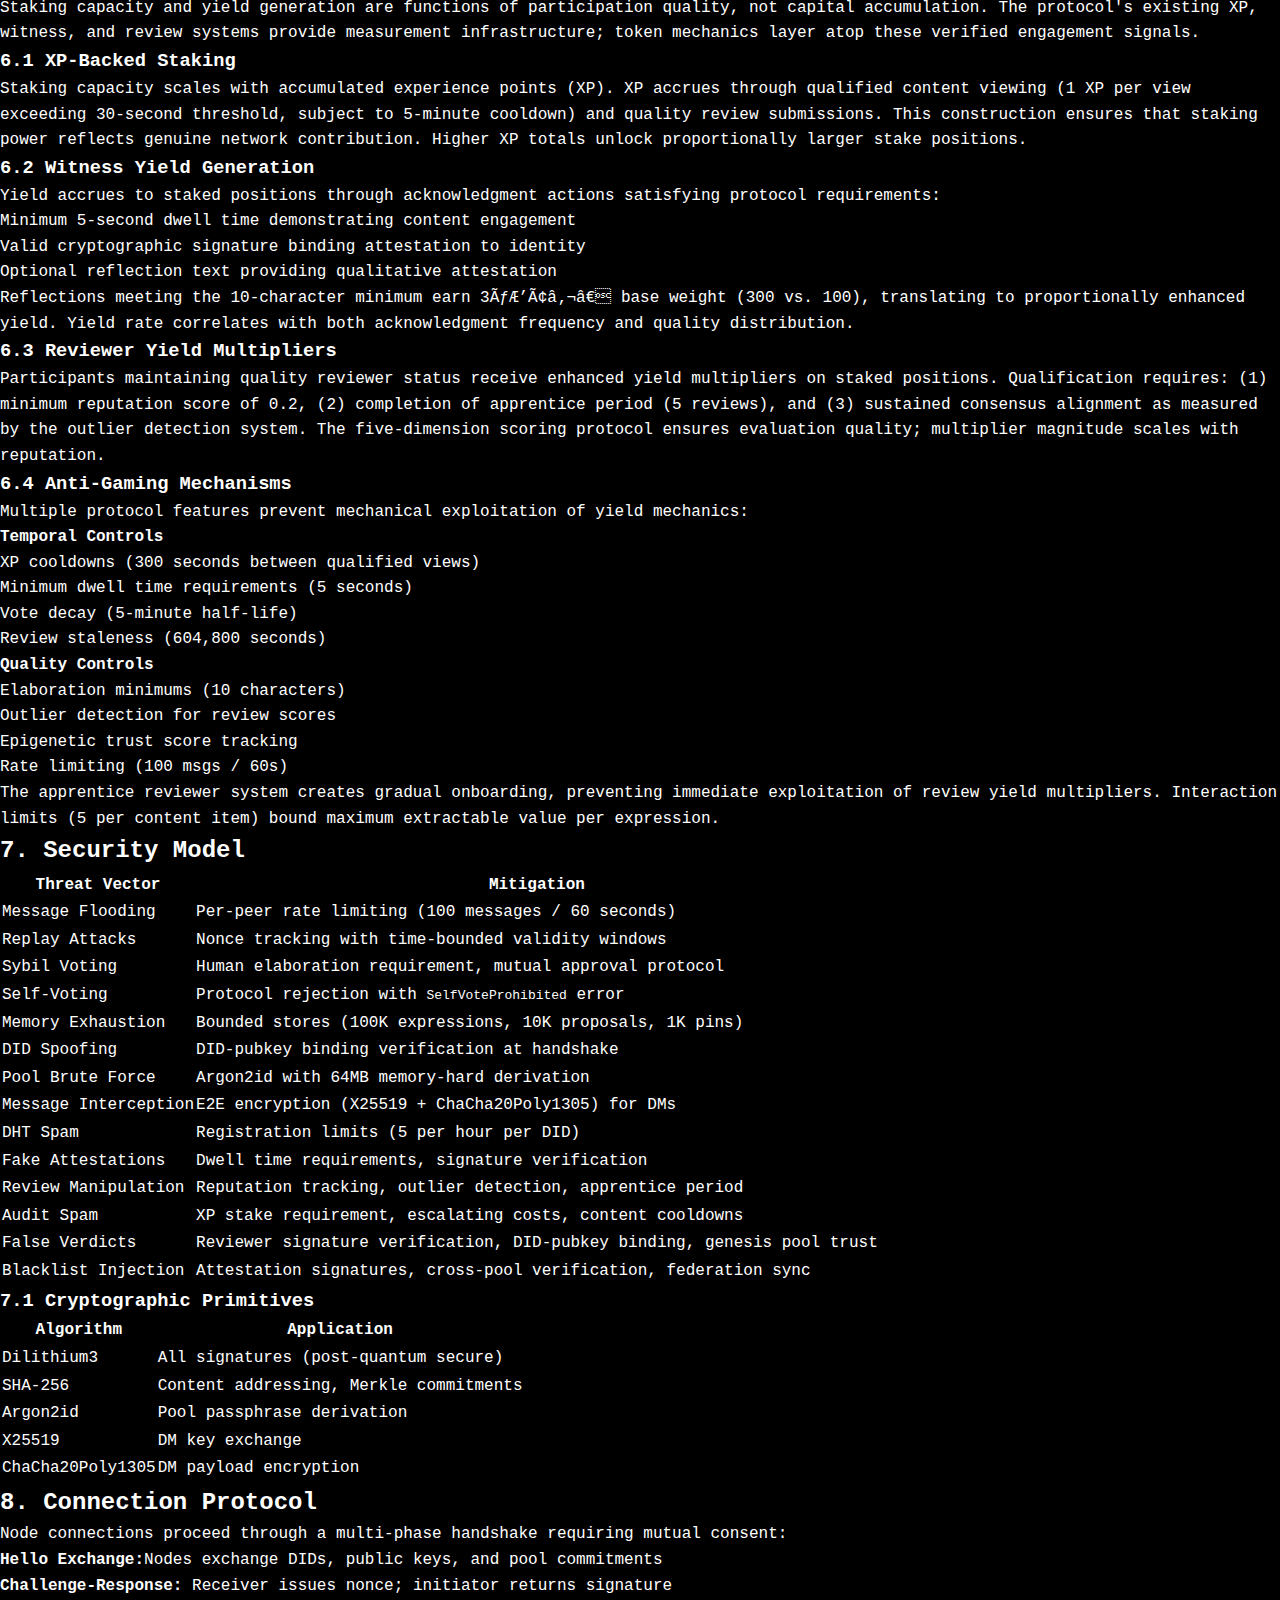
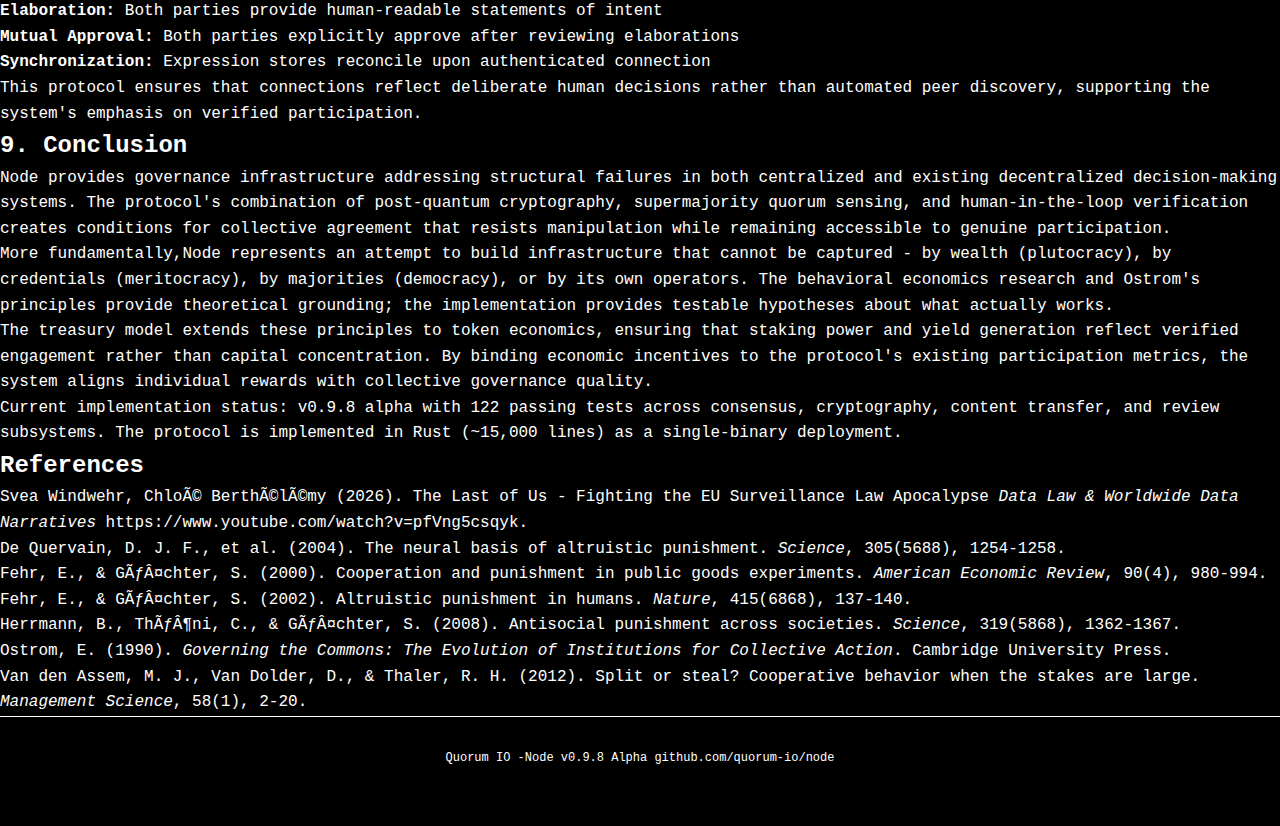
<file: whitepaper-node.html>
<!DOCTYPE html>
<html lang="en">
<head>
  <meta charset="UTF-8">
  <meta name="viewport" content="width=device-width, initial-scale=1.0">
  <title>Node Whitepaper - Quorum IO</title>
  <link rel="icon" href="favicon.ico">
  <link rel="stylesheet" href="style.css">
  <link rel="preconnect" href="https://fonts.googleapis.com">
  <link rel="preconnect" href="https://fonts.gstatic.com" crossorigin>
  <link href="https://fonts.googleapis.com/css2?family=Inter:wght@400;500;600;700&family=JetBrains+Mono:wght@400;500&display=swap" rel="stylesheet">
</head>
<body style="--product-accent: #60a5fa;">
  <div class="noise"></div>
  
  <header>
    <nav>
      <a href="index.html" class="logo">
        <img src="logo.png" alt="Quorum IO" />
        <span class="logo-text">Quorum IO</span>
      </a>
      <div class="nav-links">
          <a href="index.html#products">Products</a>
          <a href="index.html#technology">How It Works</a>
          <a href="index.html#principles">Principles</a>
          <a href="whitepaper.html">Whitepapers</a>
          <a href="https://github.com/quorum-io/node" class="nav-cta">
            GitHub
            <svg class="icon-arrow" viewBox="0 0 16 16" fill="none" stroke="currentColor" stroke-width="1.5">
              <path d="M4 12L12 4M12 4H6M12 4V10"/>
            </svg>
          </a>
      </div>
      <button class="mobile-menu" aria-label="Menu">
        <span></span>
        <span></span>
      </button>
    </nav>
  </header>

  <main class="paper-container">
    <div class="paper-header">
      <div class="paper-org">Quorum IO</div>
      <h1 class="paper-title">Node: Collective Consensus Protocol</h1>
      <div class="paper-subtitle">Governance Infrastructure for Decentralized Agreement</div>
      <div class="paper-version">v0.9.8 Alpha - January 2025</div>
    </div>
    
    <div class="abstract">
      <p><strong>Abstract.</strong>Node is a peer-to-peer governance protocol enabling cryptographically verified collective decision-making without centralized infrastructure. The system combines post-quantum digital signatures (Dilithium3), supermajority quorum sensing, and human-in-the-loop verification to achieve consensus that reflects genuine agreement rather than algorithmic determination or plutocratic token weighting. Grounded in behavioral economics research on cooperation and Elinor Ostrom's design principles for commons governance,Node represents a deliberate departure from traditional power structures toward infrastructure that resists capture by wealth, credentials, or democratic majorities alike.</p>
    </div>
    
    <section class="paper-section">
      <h2>1. Introduction</h2>
      
      <h3>1.1 The Failure of Existing Models</h3>
      <p>Contemporary approaches to collective decision-making suffer from fundamental structural deficiencies that transcend implementation details. Centralized platforms exercise unilateral control over group governance through opaque algorithmic systems, concentrating power in entities whose incentives diverge from user welfare. Data flows upward; behavioral modification flows downward. Users participate in systems they cannot inspect, governed by rules they cannot influence.</p>
      
      <p>Decentralized autonomous organizations (DAOs), despite theoretical promise, reproduce familiar pathologies in novel form. Token-weighted voting creates <em>plutocracy</em>: governance by wealth concentration. Those with capital determine outcomes for those without. Participation rates remain chronically low because rational actors recognize that individual votes carry negligible weight against whale holdings. The result is governance theater - democratic aesthetics concealing oligarchic function.</p>
      
      <p>Meritocratic alternatives fare no better. Systems that weight influence by demonstrated expertise or contribution create <em>hegemonic meritocracy</em>: rule by those who define merit. Credentialing bodies become gatekeepers; early contributors cement permanent advantage; the criteria for "meaningful contribution" encode incumbent preferences. Merit becomes a mechanism for exclusion dressed in the language of fairness.</p>
      
      <p>Even well-intentioned democratic designs risk <em>hyper-capitalist democracy</em>: systems where voice can be purchased, attention can be manufactured, and participation itself becomes a commodity. When engagement metrics drive influence, those with resources to generate engagement dominate those who merely have something to say.</p>
      
      <h3>1.2 Design Intent</h3>
      <p>Node represents a deliberate step away from traditional power organization. The protocol does not attempt to perfect democracy, meritocracy, or markets. Instead, it creates infrastructure for <em>collective agreement</em> - conditions under which groups can reach genuine consensus without that consensus being captured by any subset of participants.</p>
      
      <p>This requires solving multiple problems simultaneously: preventing wealth from purchasing influence (anti-plutocracy), preventing credentials from gatekeeping participation (anti-meritocracy), preventing majorities from suppressing minorities (anti-tyranny), and preventing the infrastructure itself from becoming a lever of control (anti-capture). The protocol's technical choices - supermajority thresholds, trust decay, human-in-the-loop verification, witness requirements - each address specific failure modes identified in existing systems.</p>
      
      <h3>1.3 Research Foundation</h3>
      <p>Node's design draws on empirical research in behavioral economics and institutional analysis, particularly work on cooperation dynamics and commons governance.</p>
      
      <h4>Behavioral Economics on Cooperation</h4>
      <div class="research-item">
        <p><strong>Van den Assem et al. (2012)</strong>: Analysis of the Golden Balls television show revealed 53% cooperation rates in high-stakes prisoner's dilemma scenarios, demonstrating that cooperation emerges reliably even under adversarial incentives when participants engage face-to-face with mutual stakes.</p>
      </div>
      <div class="research-item">
        <p><strong>De Quervain et al. (2004)</strong>: Neuroimaging studies show that punishing defectors activates reward circuitry - punishment feels good. However, cooperation requires cognitive effort and emerges from deliberate choice rather than instinct. Protocol design must account for the asymmetry between punishment (emotionally rewarding) and cooperation (cognitively costly).</p>
      </div>
      <div class="research-item">
        <p><strong>Fehr & GÃƒÆ’Ã‚Â¤chter (2000, 2002)</strong>: Experimental work established that punishment effectiveness depends on cost-to-impact ratio. Optimal outcomes combine credible punishment threat with positive rewards for cooperation. Pure punishment regimes degrade; pure reward regimes invite exploitation.</p>
      </div>
      <div class="research-item">
        <p><strong>Herrmann et al. (2008)</strong>: Cross-cultural studies documented antisocial punishment - the phenomenon where some populations punish cooperators rather than defectors. Punishment mechanisms only function in contexts with strong civic norms; absent such norms, punishment tools become weapons for norm destruction.</p>
      </div>
      
      <p>These findings informNode's graduated trust system, witness requirements, and review mechanisms. The protocol assumes neither universal cooperation nor universal defection, instead creating conditions where cooperation becomes the rational strategy for participants operating in good faith while limiting damage from those who are not.</p>
      
      <h4>Ostrom's Design Principles for Commons Governance</h4>
      <p>Elinor Ostrom's empirical analysis of successful commons governance identified eight design principles present in enduring self-governing institutions.Node implements each:</p>
      
      <ol class="principles-list">
        <li><strong>Clearly defined boundaries.</strong> Pool membership requires shared passphrase knowledge and mutual approval. Who belongs is explicit; what resources are governed (expressions, proposals, pins) is defined by the protocol.</li>
        <li><strong>Proportional equivalence.</strong> Benefits scale with contribution. XP accumulates through verified engagement; trust scores reflect interaction quality; staking capacity ties to demonstrated participation rather than capital.</li>
        <li><strong>Collective choice arrangements.</strong> Those affected by rules participate in rule-making. Decay policies, pin decisions, and prune proposals require quorum approval from pool members. No external authority imposes governance.</li>
        <li><strong>Monitoring.</strong> Behavior is observable. Acknowledgments are signed and timestamped; review scores are recorded; trust updates are deterministic. Participants can verify claims about contribution.</li>
        <li><strong>Graduated sanctions.</strong> Trust scores adjust incrementally (0.7 history weight + 0.3 new observation). Poor behavior degrades reputation over time rather than triggering immediate expulsion. Recovery is possible.</li>
        <li><strong>Fast and fair conflict resolution.</strong> The mutual approval protocol and review system provide local mechanisms for dispute resolution. Elaboration exchange surfaces intentions; review consensus establishes community standards.</li>
        <li><strong>Local autonomy.</strong> Pools operate independently. No central authority validates pool legitimacy or overrides local decisions. The protocol provides infrastructure; communities provide governance.</li>
        <li><strong>Polycentric governance.</strong> Testimony enables cross-pool attestation. Content can accrue legitimacy across trust domain boundaries without requiring global consensus. Nested validation emerges organically.</li>
      </ol>
      
      <p>These principles are not aspirational; they are implemented in protocol mechanics. The question is not whetherNode follows Ostrom's principles but whether the specific implementations achieve the intended effects.</p>
    </section>
    
    <section class="paper-section">
      <h2>2. Technical Architecture</h2>
      
      <h3>2.1 Identity System</h3>
      <p>Each node generates a Dilithium3 keypair upon initialization, producing approximately 2KB public keys resistant to both classical and quantum cryptanalytic attacks. The decentralized identifier (DID) derives from the public key: <code>did::&lt;hex(pubkey[0:16])&gt;</code>. DID-pubkey binding verification occurs at handshake, preventing identity spoofing.</p>
      
      <h3>2.2 Epigenetic Trust Marks</h3>
      <p>Nodes maintain trust scores ranging from 0.0 to 1.0 for each known peer. Scores initialize at 0.5 and update via exponential moving average: <code>score = score ÃƒÆ’Ã¢â‚¬â€ 0.7 + quality ÃƒÆ’Ã¢â‚¬â€ 0.3</code>, where quality reflects the outcome of specific interactions. Unverified peers are capped at 0.6. A minimum trust of 0.4 is required to submit proposals.</p>
      
      <table>
        <tr><th>Parameter</th><th>Value</th></tr>
        <tr><td>Default Trust</td><td>0.5</td></tr>
        <tr><td>History Weight</td><td>0.7</td></tr>
        <tr><td>New Observation Weight</td><td>0.3</td></tr>
        <tr><td>Unverified Cap</td><td>0.6</td></tr>
        <tr><td>Proposal Threshold</td><td>0.4</td></tr>
      </table>
      
      <h3>2.3 Pool Architecture</h3>
      <p>Trust domains ("pools") are defined by shared passphrases processed through Argon2id (64MB memory, 3 iterations, 4 threads).Nodes connect only to peers presenting matching pool commitments. Three genesis pools provide bootstrap infrastructure; additional pools emerge through passphrase distribution outside the protocol.</p>
    </section>
    
    <section class="paper-section">
      <h2>3. Consensus Mechanism</h2>
      
      <h3>3.1 Content Addressing</h3>
      <p>Expressions (proposals, messages, votes) receive content identifiers (CIDs) computed as <code>SHA256(data || 256-bit random || timestamp)</code>. This construction ensures uniqueness while enabling content deduplication. The expression store maintains a Merkle root commitment over the log for integrity verification.</p>
      
      <h3>3.2 Quorum Sensing</h3>
      <p>Proposal passage requires accumulating weighted votes exceeding a dynamic threshold: <code>max(ÃƒÂ¢Ã…â€™Ã‹â€ (peer_count + 1) ÃƒÆ’Ã¢â‚¬â€ 0.67 ÃƒÆ’Ã¢â‚¬â€ 1000ÃƒÂ¢Ã…â€™Ã¢â‚¬Â°, 1000)</code>. Vote weights derive from trust: <code>max(trust ÃƒÆ’Ã¢â‚¬â€ 1000, 100)</code>, establishing a minimum influence floor for all participants.</p>
      <p>Votes decay exponentially with a 5-minute half-life, requiring sustained agreement rather than transient majorities. Constraints include one vote per DID, prohibition of self-voting, and mandatory signatures on all votes.</p>
      
      <h3>3.3 Content Lifecycle</h3>
      <p>Expressions persist subject to configurable decay policies. Inactivity triggers candidacy for pruning, which itself requires quorum approval. Critical content may be pinned through governance, exempting it from decay. Store capacity limits (100,000 expressions, 10,000 proposals) prevent unbounded growth.</p>
    </section>
    
    <section class="paper-section">
      <h2>4. Witness System</h2>
      <p>The witness system provides cryptographic attestation of human attention to content, addressing the authenticity problem in digital engagement metrics.</p>
      
      <h3>4.1 Acknowledgment (Intra-Pool)</h3>
      <p>Within a pool, nodes may witness content through acknowledgment. The process requires: (1) initiating observation via <code>witness</code> command, (2) maintaining attention for minimum dwell time (5 seconds), and (3) issuing signed acknowledgment optionally including reflection text. Acknowledgments with substantive reflections (10+ characters) receive enhanced weight (300 vs. 100 base).</p>
      
      <h3>4.2 Testimony (Inter-Pool)</h3>
      <p>Content may accrue cross-pool attestation through testimony. A node in Pool B may testify to content originating in Pool A, providing attestation text (minimum 10 characters) signed with their credentials. Testimony weight (500 per pool) enables content validation across trust domain boundaries.</p>
      
      <h3>4.3 Human-in-the-Loop Review</h3>
      <p>The protocol incorporates structured quality review with five evaluation dimensions: relevance, substance, clarity, originality, and effort. Each dimension accepts scores 1-5. Reviewers must provide justification (minimum 10 characters) and may flag content for spam, plagiarism, or off-topic violations.</p>
      <p>Consensus emerges through score aggregation with outlier detection (threshold: 2.0 standard deviations). Reviewer reputation develops through alignment with consensus outcomes, creating incentive compatibility. Apprentice reviewers complete 5 reviews before receiving full weight.</p>
    </section>
    
    <section class="paper-section">
      <h2>5. Federated Audit Registry</h2>
      <p>The audit system enforces social trust through a <em>no-knock right</em>: any participant may challenge content they believe harmful, staking their reputation on the claim. Human reviewersÃ¢â‚¬â€not algorithmsÃ¢â‚¬â€assess disputes. Verdicts propagate across the network as a shared registry of accountability.</p>
      
      <div class="callout">
        <div class="callout-header">Design Principle</div>
        <p>Auditing exists to enforce social norms, not legal compliance. The protocol makes no claim about what constitutes harmÃ¢â‚¬â€communities define their boundaries. What the protocol guarantees is <em>process</em>: challenges are heard, reviewers are impartial, verdicts are permanent and public, and consequences follow deterministically from outcomes.</p>
      </div>
      
      <h3>5.1 The No-Knock Right</h3>
      <p>Any node holding at least 10 XP may initiate an audit against any content in their pool. No permission is required. No warning is given. This design reflects a core principle: the right to challenge must be unconditional, or it becomes a privilege that protects incumbents.</p>
      <p>However, auditing is not free. Initiating a challenge requires staking XPÃ¢â‚¬â€reputation accumulated through verified participation. Frivolous or malicious audits cost the auditor; successful identification of harmful content rewards them. The mechanism creates skin in the game without gatekeeping who may participate.</p>
      
      
      <h4>Stake Calculation</h4>
      <p>Audit cost scales with the challenger's total XP and audit history, creating proportional skin-in-the-game:</p>

      <p><code>base_cost = total_xp ÃƒÂ· 3</code></p>
      <p><code>escalation = 1 + (0.5 Ãƒ- decayed_audit_count)</code></p>
      <p><code>stake = base_cost Ãƒ- escalation</code>, capped at 99% of total XP</p>

      <p>This formula ensures challengers stake proportionally to their accumulated reputation. A user with 300 XP stakes 100 XP on their first audit; a user with 3,000 XP stakes 1,000 XP. Prior audits decay with a 30-day half-life, allowing reputation recovery while maintaining accountability for patterns of frivolous challenges.</p>

      <table>
        <tr><th>Parameter</th><th>Value</th></tr>
        <tr><td>Minimum XP to Audit</td><td>10</td></tr>
        <tr><td>Base Stake</td><td>33% of total XP</td></tr>
        <tr><td>Per-Audit Escalation</td><td>+50%</td></tr>
        <tr><td>Audit Count Half-Life</td><td>30 days</td></tr>
        <tr><td>Maximum Stake Fraction</td><td>99%</td></tr>
        <tr><td>Content Cooldown</td><td>24 hours</td></tr>
      </table>
      
      <h3>5.2 Harm Categories</h3>
      <p>When initiating an audit, the challenger specifies the alleged harm category. The protocol defines seven categories reflecting consensus harms across jurisdictions and cultural contexts:</p>

      <table>
        <tr><th>Category</th><th>Code</th><th>Description</th></tr>
        <tr><td>Illegal</td><td>1</td><td>Content violating criminal law (CSAM, terrorism, trafficking)</td></tr>
        <tr><td>Doxxing</td><td>2</td><td>Privacy violation, exposing personal information without consent</td></tr>
        <tr><td>Violence</td><td>3</td><td>Credible threats of violence against individuals or groups</td></tr>
        <tr><td>Harassment</td><td>4</td><td>Targeted abuse, coordinated harassment campaigns</td></tr>
        <tr><td>Malware</td><td>5</td><td>Malicious code, exploits, or technical attack vectors</td></tr>
        <tr><td>Exploitation</td><td>6</td><td>Non-consensual intimate imagery, financial exploitation</td></tr>
        <tr><td>Misinformation</td><td>7</td><td>Demonstrably false claims causing material harm</td></tr>
      </table>

      <p>Challengers must provide written justification (20-2000 characters) and a harm note (10-1000 characters) explaining the specific concern. These requirements filter low-effort challenges while creating an evidentiary record.</p>
      <h3>5.3 Reviewer Assignment</h3>
      <p>Upon challenge initiation, the protocol assigns an eligible reviewer from the pool. Eligibility requires:</p>
      <ul>
        <li>Minimum 10 XP (demonstrated participation)</li>
        <li>Not the content author (conflict of interest)</li>
        <li>Not the challenger (impartiality)</li>
        <li>Active pool membership</li>
      </ul>
      <p>Assignment is deterministic based on available eligible reviewers. If no eligible reviewer exists, the audit cannot proceedÃ¢â‚¬â€small pools must develop sufficient participation before the audit mechanism activates.</p>
      <h3>5.4 Review Process</h3>
      <p>Assigned reviewers have 48 hours to render a verdict. The reviewer examines the challenged content, the challenger's justification, and the harm category claim. Three outcomes are possible:</p>
      
      <h4>Content Acceptable</h4>
      <p>The reviewer determines the content does not constitute the alleged harm. The challenger loses their staked XP. The content author is vindicated. The verdict is recorded but no blacklisting occurs.</p>
      
      <h4>Content Harmful</h4>
      <p>The reviewer confirms the harm allegation. The content author's DID is blacklisted. The content hash is added to the harmful content registry. The challenger receives their stake back plus 50 XP reward. The reviewer receives 40 XP.</p>
      
      <h4>Expired</h4>
      <p>The reviewer fails to respond within 48 hours. The challenger's stake is refunded. No verdict is rendered. The content remains in its prior state.</p>
      
      <table>
        <tr><th>Outcome</th><th>Challenger XP</th><th>Reviewer XP</th><th>Author Consequence</th></tr>
        <tr><td>Acceptable</td><td>Ã¢Ë†â€™stake</td><td>+15</td><td>None</td></tr>
        <tr><td>Harmful</td><td>+50</td><td>+40</td><td>Blacklisted</td></tr>
        <tr><td>Expired</td><td>refund</td><td>0</td><td>None</td></tr>
      </table>
      
      <h3>5.5 The Federated Registry</h3>
      <p>Audit verdicts propagate across pool boundaries through a shared, federated registry. This registry contains three categories of public information:</p>
      
      <div class="two-col">
        <div class="col">
          <h4>Blacklisted DIDs</h4>
          <p>Decentralized identifiers of authors whose content was confirmed harmful. DIDs are public; the specific offense is recorded but the content itself is not distributed.</p>
        </div>
        <div class="col">
          <h4>Harmful Content Hashes</h4>
          <p>SHA-256 hashes of confirmed-harmful content.Nodes can check incoming content against this registry without possessing or distributing the harmful material.</p>
        </div>
      </div>
      
      <h4>Verdict Records</h4>
      <p>Complete audit verdicts including: challengeID, content CID (not content), target DID, challenger DID, reviewer DID, outcome, justification, XP changes, origin pool, timestamp, and cryptographic signature. This creates a permanent, auditable record of moderation decisionsÃ¢â‚¬â€accountability flows in all directions.</p>
      
      <p>Pools synchronize blacklist state every 5 minutes. Attestations from genesis pools are accepted without local verification (bootstrap trust); attestations from other pools require signature verification against known peers. This enables rapid propagation while preventing injection of false verdicts.</p>
      
      <h3>5.6 Accountability Properties</h3>
      <p>The audit system achieves several accountability guarantees absent from centralized moderation:</p>
      <ul>
        <li><strong>Challenger accountability:</strong> XP stake creates cost for frivolous challenges</li>
        <li><strong>Reviewer accountability:</strong> Verdicts are signed and permanent; patterns are observable</li>
        <li><strong>Author accountability:</strong> Blacklisting follows from peer judgment, not algorithmic flag</li>
        <li><strong>System accountability:</strong> All decisions are recorded; no shadow bans or silent removals</li>
      </ul>
      <p>The content itself is never distributed through the registryÃ¢â‚¬â€only hashes and metadata. This prevents the audit system from becoming a vector for harmful content distribution while maintaining verifiability.</p>
    </section>
    
    <section class="paper-section">
      <h2>6. Treasury Activity: Staking and Yield</h2>
      <p>Quorum IO's primary treasury mechanism binds token economics to verified network participation. This design rejects passive staking models and speculative yield farming in favor of rewarding demonstrated human engagement through existing protocol systems.</p>
      
      <div class="callout">
        <div class="callout-header">Design Principle</div>
        <p>Staking capacity and yield generation are functions of participation quality, not capital accumulation. The protocol's existing XP, witness, and review systems provide measurement infrastructure; token mechanics layer atop these verified engagement signals.</p>
      </div>
      
      <h3>6.1 XP-Backed Staking</h3>
      <p>Staking capacity scales with accumulated experience points (XP). XP accrues through qualified content viewing (1 XP per view exceeding 30-second threshold, subject to 5-minute cooldown) and quality review submissions. This construction ensures that staking power reflects genuine network contribution. Higher XP totals unlock proportionally larger stake positions.</p>
      
      <h3>6.2 Witness Yield Generation</h3>
      <p>Yield accrues to staked positions through acknowledgment actions satisfying protocol requirements:</p>
      <ul>
        <li>Minimum 5-second dwell time demonstrating content engagement</li>
        <li>Valid cryptographic signature binding attestation to identity</li>
        <li>Optional reflection text providing qualitative attestation</li>
      </ul>
      <p>Reflections meeting the 10-character minimum earn 3ÃƒÆ’Ã¢â‚¬â€ base weight (300 vs. 100), translating to proportionally enhanced yield. Yield rate correlates with both acknowledgment frequency and quality distribution.</p>
      
      <h3>6.3 Reviewer Yield Multipliers</h3>
      <p>Participants maintaining quality reviewer status receive enhanced yield multipliers on staked positions. Qualification requires: (1) minimum reputation score of 0.2, (2) completion of apprentice period (5 reviews), and (3) sustained consensus alignment as measured by the outlier detection system. The five-dimension scoring protocol ensures evaluation quality; multiplier magnitude scales with reputation.</p>
      
      <h3>6.4 Anti-Gaming Mechanisms</h3>
      <p>Multiple protocol features prevent mechanical exploitation of yield mechanics:</p>
      
      <div class="two-col">
        <div class="col">
          <h4>Temporal Controls</h4>
          <ul>
            <li>XP cooldowns (300 seconds between qualified views)</li>
            <li>Minimum dwell time requirements (5 seconds)</li>
            <li>Vote decay (5-minute half-life)</li>
            <li>Review staleness (604,800 seconds)</li>
          </ul>
        </div>
        <div class="col">
          <h4>Quality Controls</h4>
          <ul>
            <li>Elaboration minimums (10 characters)</li>
            <li>Outlier detection for review scores</li>
            <li>Epigenetic trust score tracking</li>
            <li>Rate limiting (100 msgs / 60s)</li>
          </ul>
        </div>
      </div>
      
      <p>The apprentice reviewer system creates gradual onboarding, preventing immediate exploitation of review yield multipliers. Interaction limits (5 per content item) bound maximum extractable value per expression.</p>
    </section>
    
    <section class="paper-section">
      <h2>7. Security Model</h2>
      
      <table>
        <tr><th>Threat Vector</th><th>Mitigation</th></tr>
        <tr><td>Message Flooding</td><td>Per-peer rate limiting (100 messages / 60 seconds)</td></tr>
        <tr><td>Replay Attacks</td><td>Nonce tracking with time-bounded validity windows</td></tr>
        <tr><td>Sybil Voting</td><td>Human elaboration requirement, mutual approval protocol</td></tr>
        <tr><td>Self-Voting</td><td>Protocol rejection with <code>SelfVoteProhibited</code> error</td></tr>
        <tr><td>Memory Exhaustion</td><td>Bounded stores (100K expressions, 10K proposals, 1K pins)</td></tr>
        <tr><td>DID Spoofing</td><td>DID-pubkey binding verification at handshake</td></tr>
        <tr><td>Pool Brute Force</td><td>Argon2id with 64MB memory-hard derivation</td></tr>
        <tr><td>Message Interception</td><td>E2E encryption (X25519 + ChaCha20Poly1305) for DMs</td></tr>
        <tr><td>DHT Spam</td><td>Registration limits (5 per hour per DID)</td></tr>
        <tr><td>Fake Attestations</td><td>Dwell time requirements, signature verification</td></tr>
        <tr><td>Review Manipulation</td><td>Reputation tracking, outlier detection, apprentice period</td></tr>
        <tr><td>Audit Spam</td><td>XP stake requirement, escalating costs, content cooldowns</td></tr>
        <tr><td>False Verdicts</td><td>Reviewer signature verification, DID-pubkey binding, genesis pool trust</td></tr>
        <tr><td>Blacklist Injection</td><td>Attestation signatures, cross-pool verification, federation sync</td></tr>
      </table>
      
      <h3>7.1 Cryptographic Primitives</h3>
      <table>
        <tr><th>Algorithm</th><th>Application</th></tr>
        <tr><td>Dilithium3</td><td>All signatures (post-quantum secure)</td></tr>
        <tr><td>SHA-256</td><td>Content addressing, Merkle commitments</td></tr>
        <tr><td>Argon2id</td><td>Pool passphrase derivation</td></tr>
        <tr><td>X25519</td><td>DM key exchange</td></tr>
        <tr><td>ChaCha20Poly1305</td><td>DM payload encryption</td></tr>
      </table>
    </section>
    
    <section class="paper-section">
      <h2>8. Connection Protocol</h2>
      <p>Node connections proceed through a multi-phase handshake requiring mutual consent:</p>
      <ol>
        <li><strong>Hello Exchange:</strong>Nodes exchange DIDs, public keys, and pool commitments</li>
        <li><strong>Challenge-Response:</strong> Receiver issues nonce; initiator returns signature</li>
        <li><strong>Elaboration:</strong> Both parties provide human-readable statements of intent</li>
        <li><strong>Mutual Approval:</strong> Both parties explicitly approve after reviewing elaborations</li>
        <li><strong>Synchronization:</strong> Expression stores reconcile upon authenticated connection</li>
      </ol>
      <p>This protocol ensures that connections reflect deliberate human decisions rather than automated peer discovery, supporting the system's emphasis on verified participation.</p>
    </section>
    
    <section class="paper-section">
      <h2>9. Conclusion</h2>
      <p>Node provides governance infrastructure addressing structural failures in both centralized and existing decentralized decision-making systems. The protocol's combination of post-quantum cryptography, supermajority quorum sensing, and human-in-the-loop verification creates conditions for collective agreement that resists manipulation while remaining accessible to genuine participation.</p>
      <p>More fundamentally,Node represents an attempt to build infrastructure that cannot be captured - by wealth (plutocracy), by credentials (meritocracy), by majorities (democracy), or by its own operators. The behavioral economics research and Ostrom's principles provide theoretical grounding; the implementation provides testable hypotheses about what actually works.</p>
      <p>The treasury model extends these principles to token economics, ensuring that staking power and yield generation reflect verified engagement rather than capital concentration. By binding economic incentives to the protocol's existing participation metrics, the system aligns individual rewards with collective governance quality.</p>
      <p>Current implementation status: v0.9.8 alpha with 122 passing tests across consensus, cryptography, content transfer, and review subsystems. The protocol is implemented in Rust (~15,000 lines) as a single-binary deployment.</p>
    </section>
    
    <section class="paper-section">
      <h2>References</h2>
      <p class="citation">Svea Windwehr, ChloÃ© BerthÃ©lÃ©my (2026). The Last of Us - Fighting the EU Surveillance Law Apocalypse <em>Data Law & Worldwide Data Narratives</em> https://www.youtube.com/watch?v=pfVng5csqyk.</p>
      <p class="citation">De Quervain, D. J. F., et al. (2004). The neural basis of altruistic punishment. <em>Science</em>, 305(5688), 1254-1258.</p>
      <p class="citation">Fehr, E., & GÃƒÂ¤chter, S. (2000). Cooperation and punishment in public goods experiments. <em>American Economic Review</em>, 90(4), 980-994.</p>
      <p class="citation">Fehr, E., & GÃƒÂ¤chter, S. (2002). Altruistic punishment in humans. <em>Nature</em>, 415(6868), 137-140.</p>
      <p class="citation">Herrmann, B., ThÃƒÂ¶ni, C., & GÃƒÂ¤chter, S. (2008). Antisocial punishment across societies. <em>Science</em>, 319(5868), 1362-1367.</p>
      <p class="citation">Ostrom, E. (1990). <em>Governing the Commons: The Evolution of Institutions for Collective Action</em>. Cambridge University Press.</p>
      <p class="citation">Van den Assem, M. J., Van Dolder, D., & Thaler, R. H. (2012). Split or steal? Cooperative behavior when the stakes are large. <em>Management Science</em>, 58(1), 2-20.</p>
    </section>
    
    <footer class="paper-footer">
      <span>Quorum IO -Node v0.9.8 Alpha</span>
      <a href="https://github.com/quorum-io/node">github.com/quorum-io/node</a>
    </footer>
  </main>

  <script>
    // Mobile menu toggle
    const mobileMenu = document.querySelector('.mobile-menu');
    const navLinks = document.querySelector('.nav-links');
    
    if (mobileMenu) {
      mobileMenu.addEventListener('click', () => {
        mobileMenu.classList.toggle('open');
        navLinks.classList.toggle('open');
      });
    }
  </script>
</body>
</html>
</file>
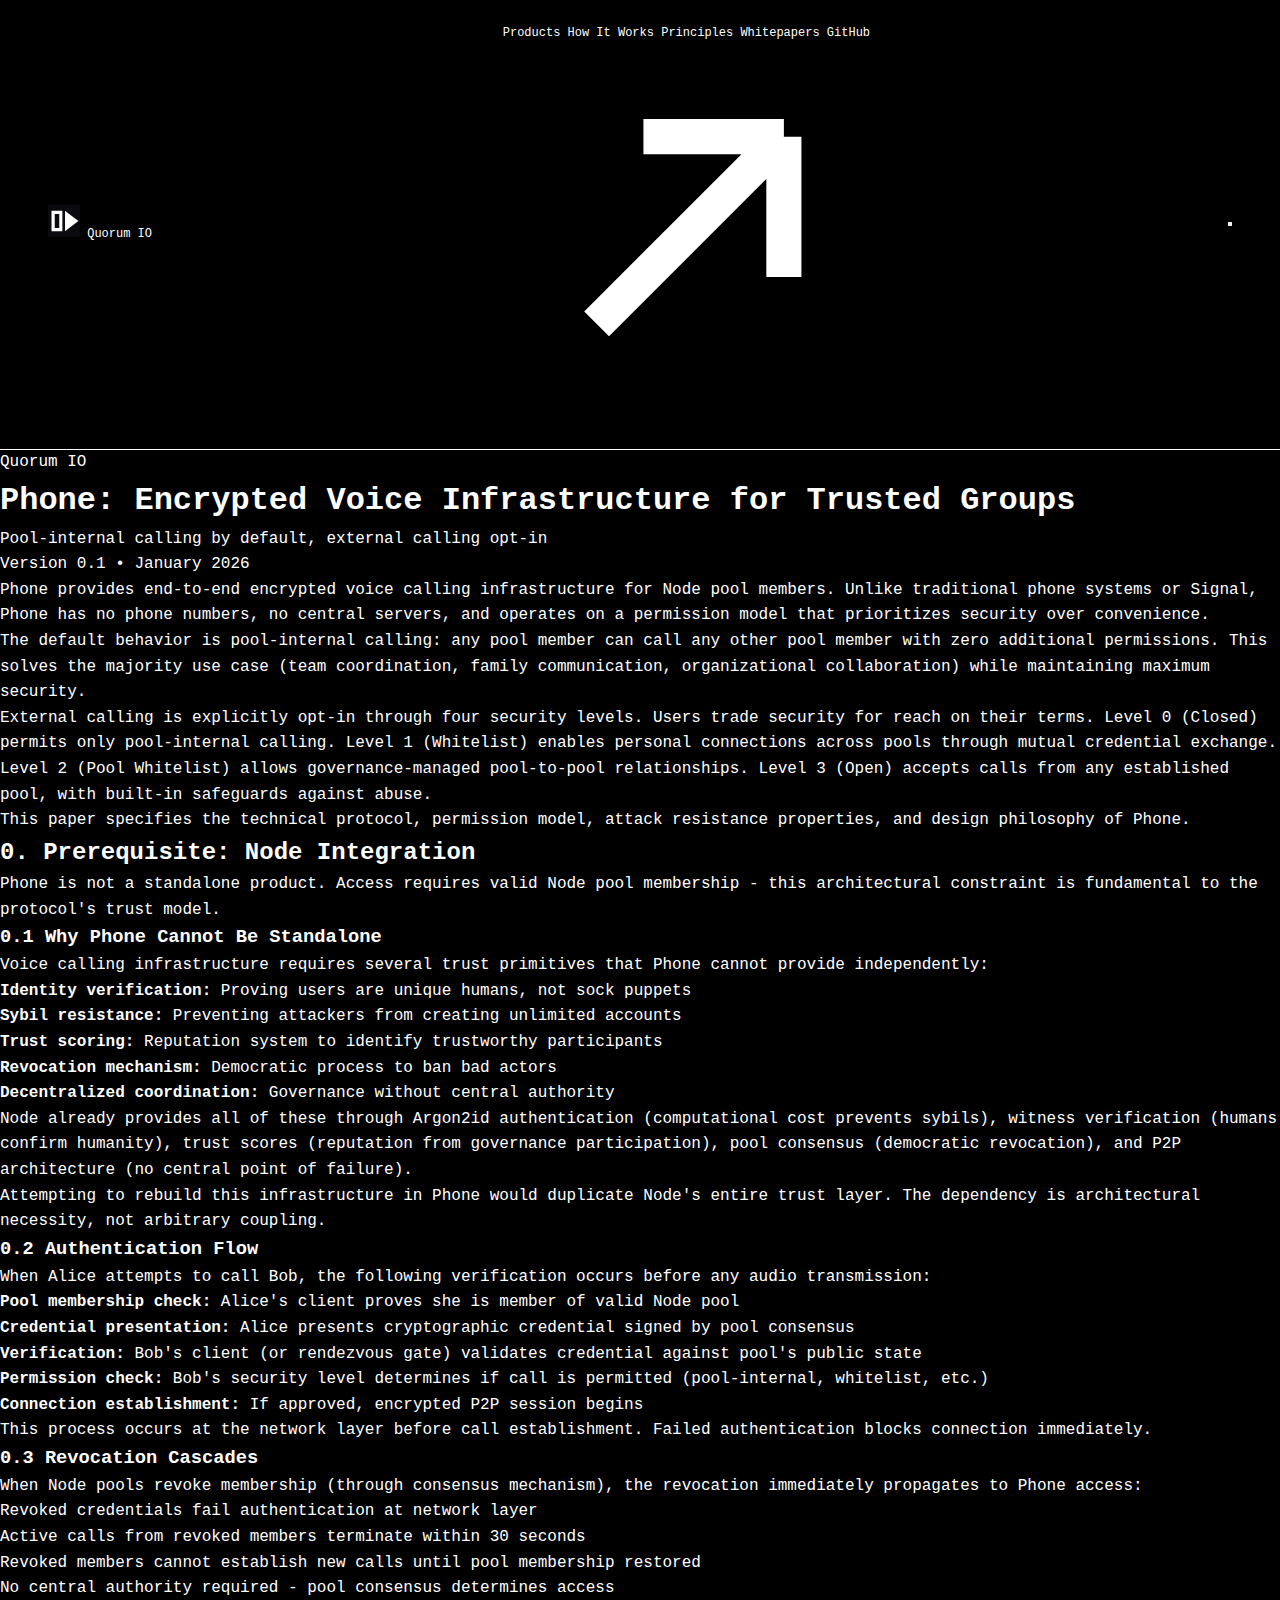
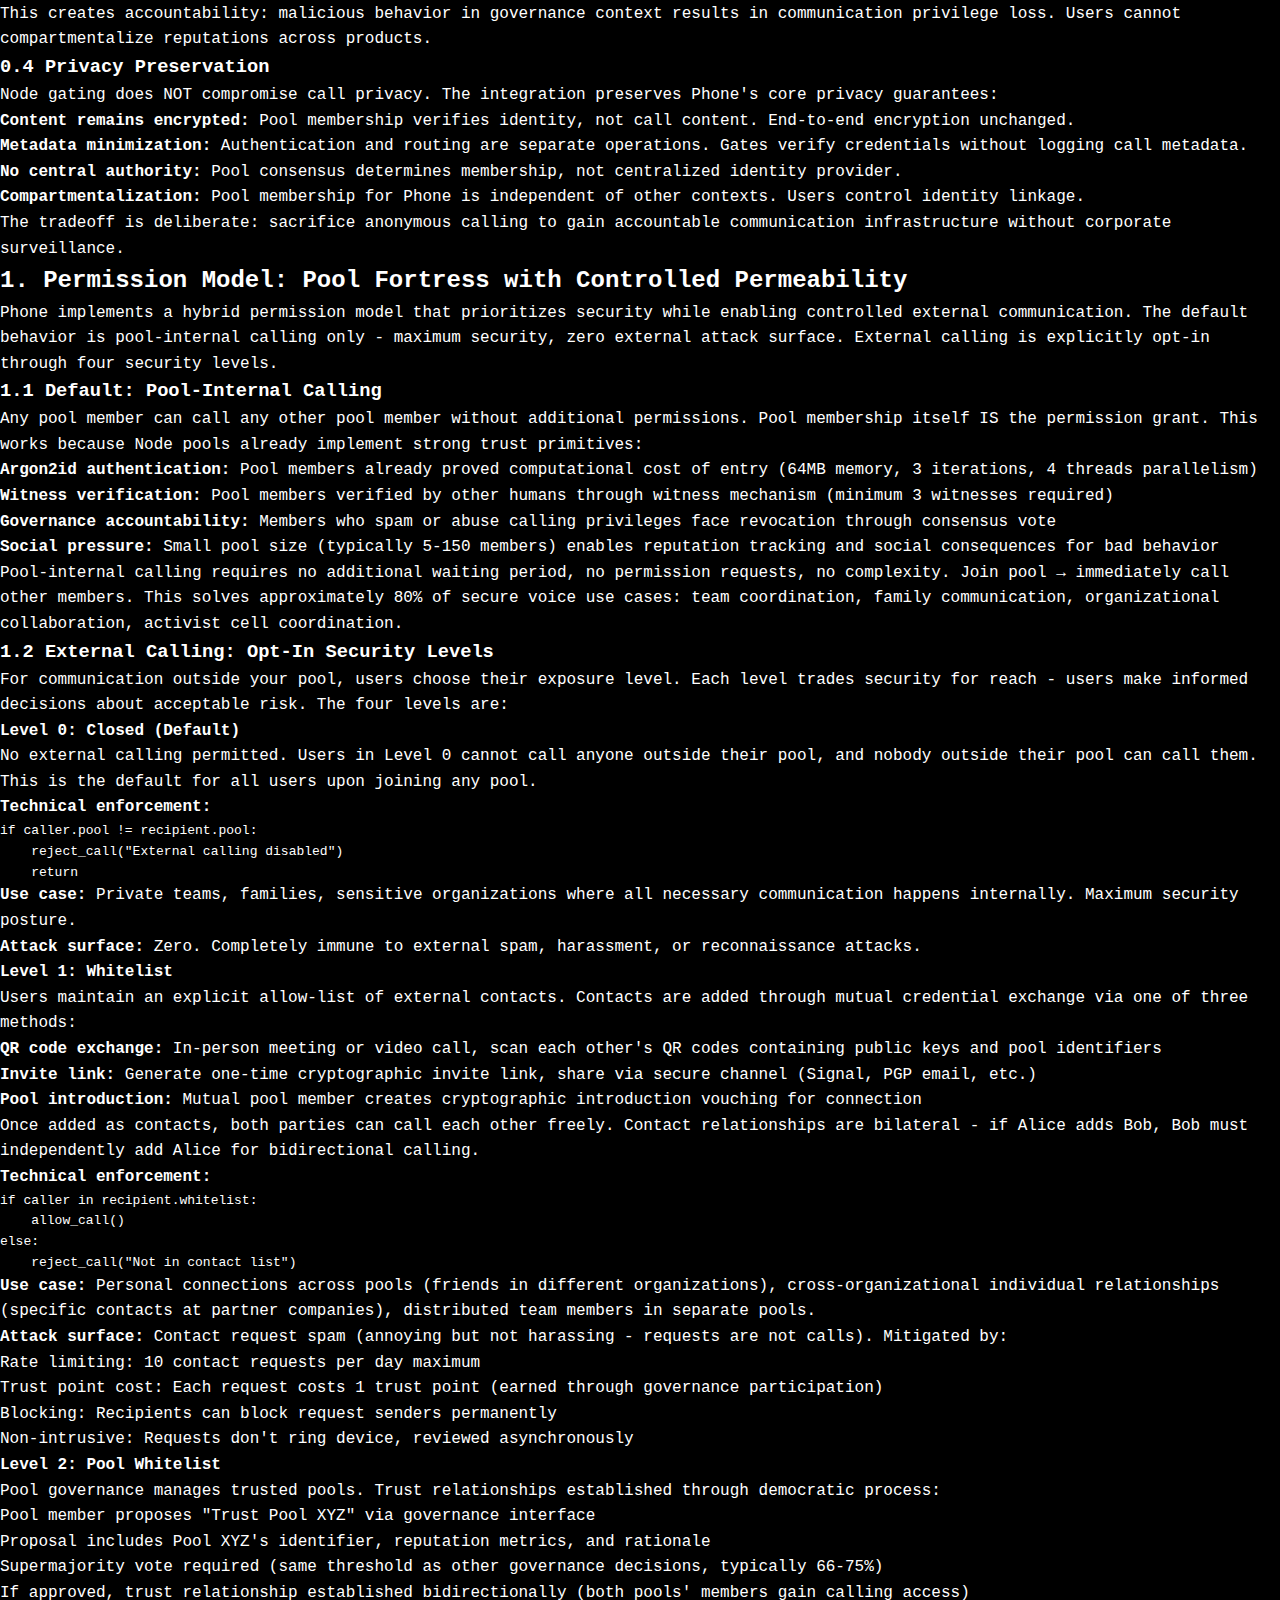
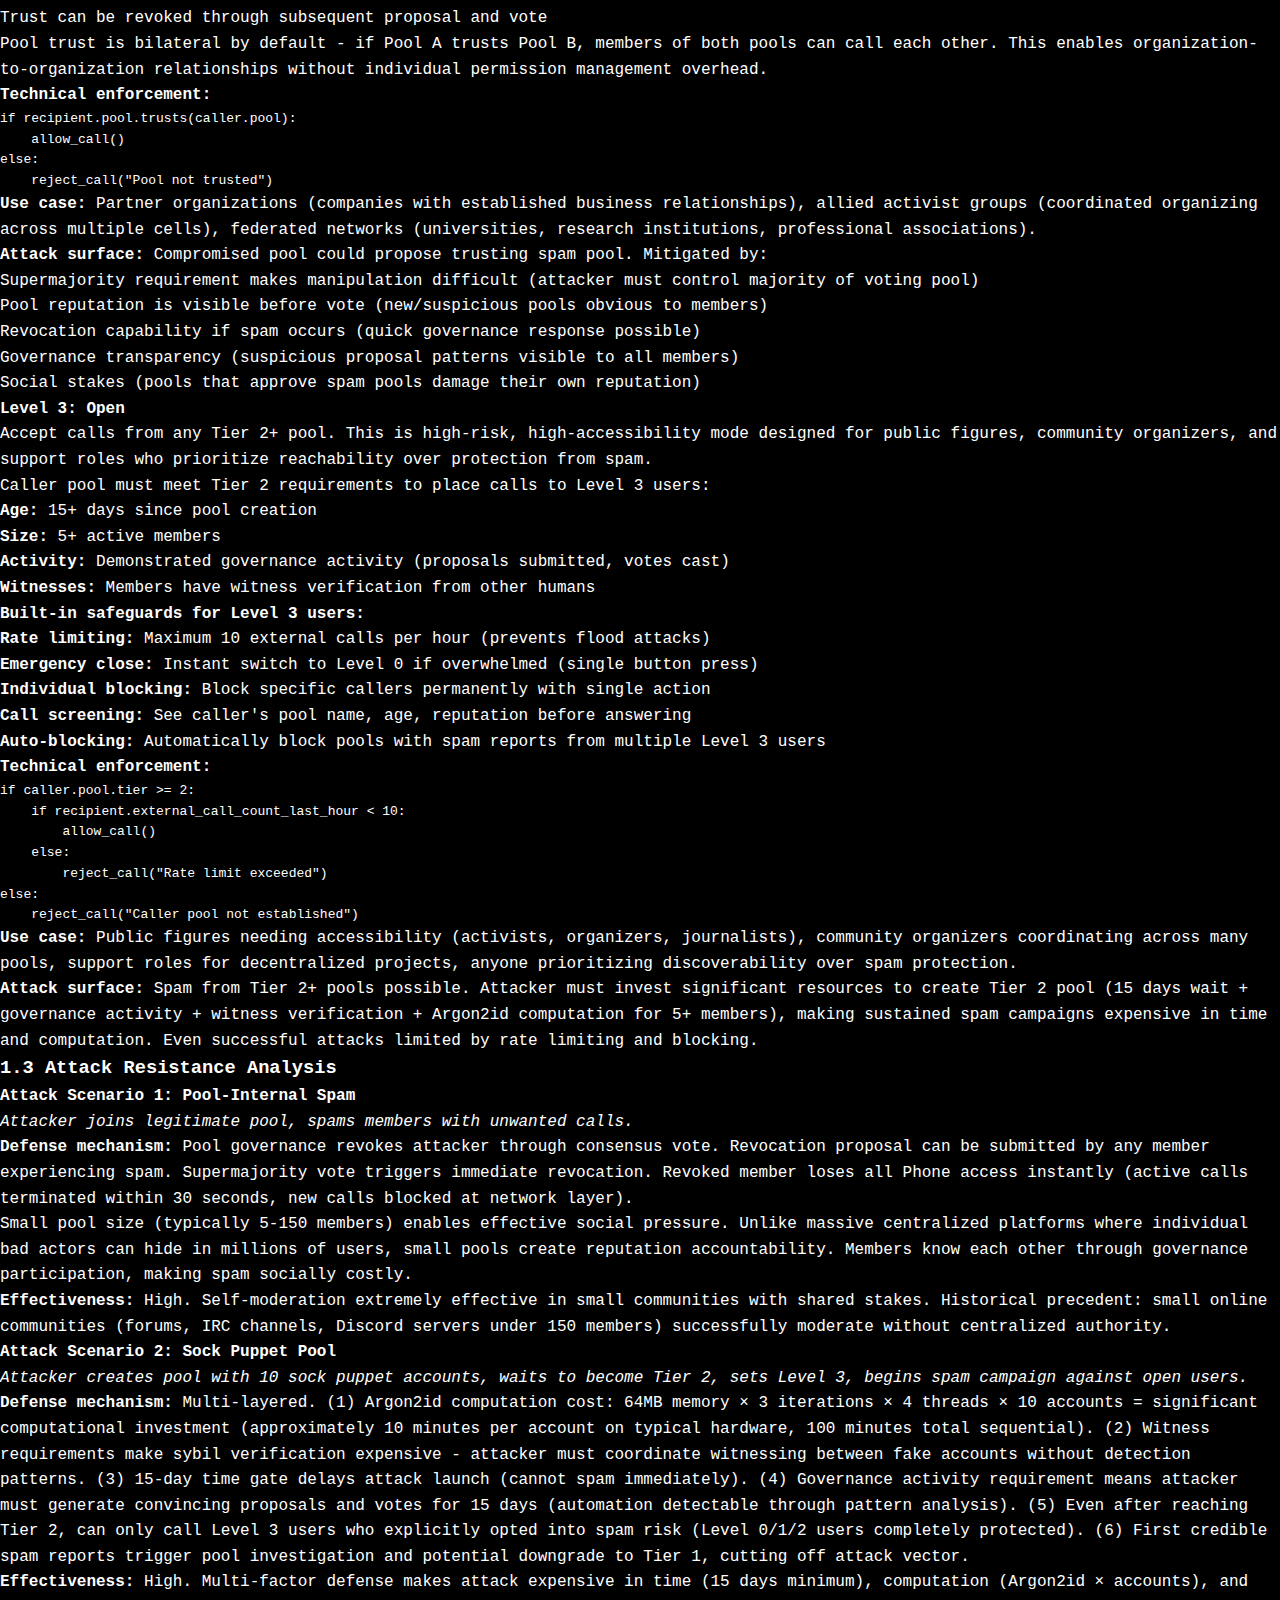
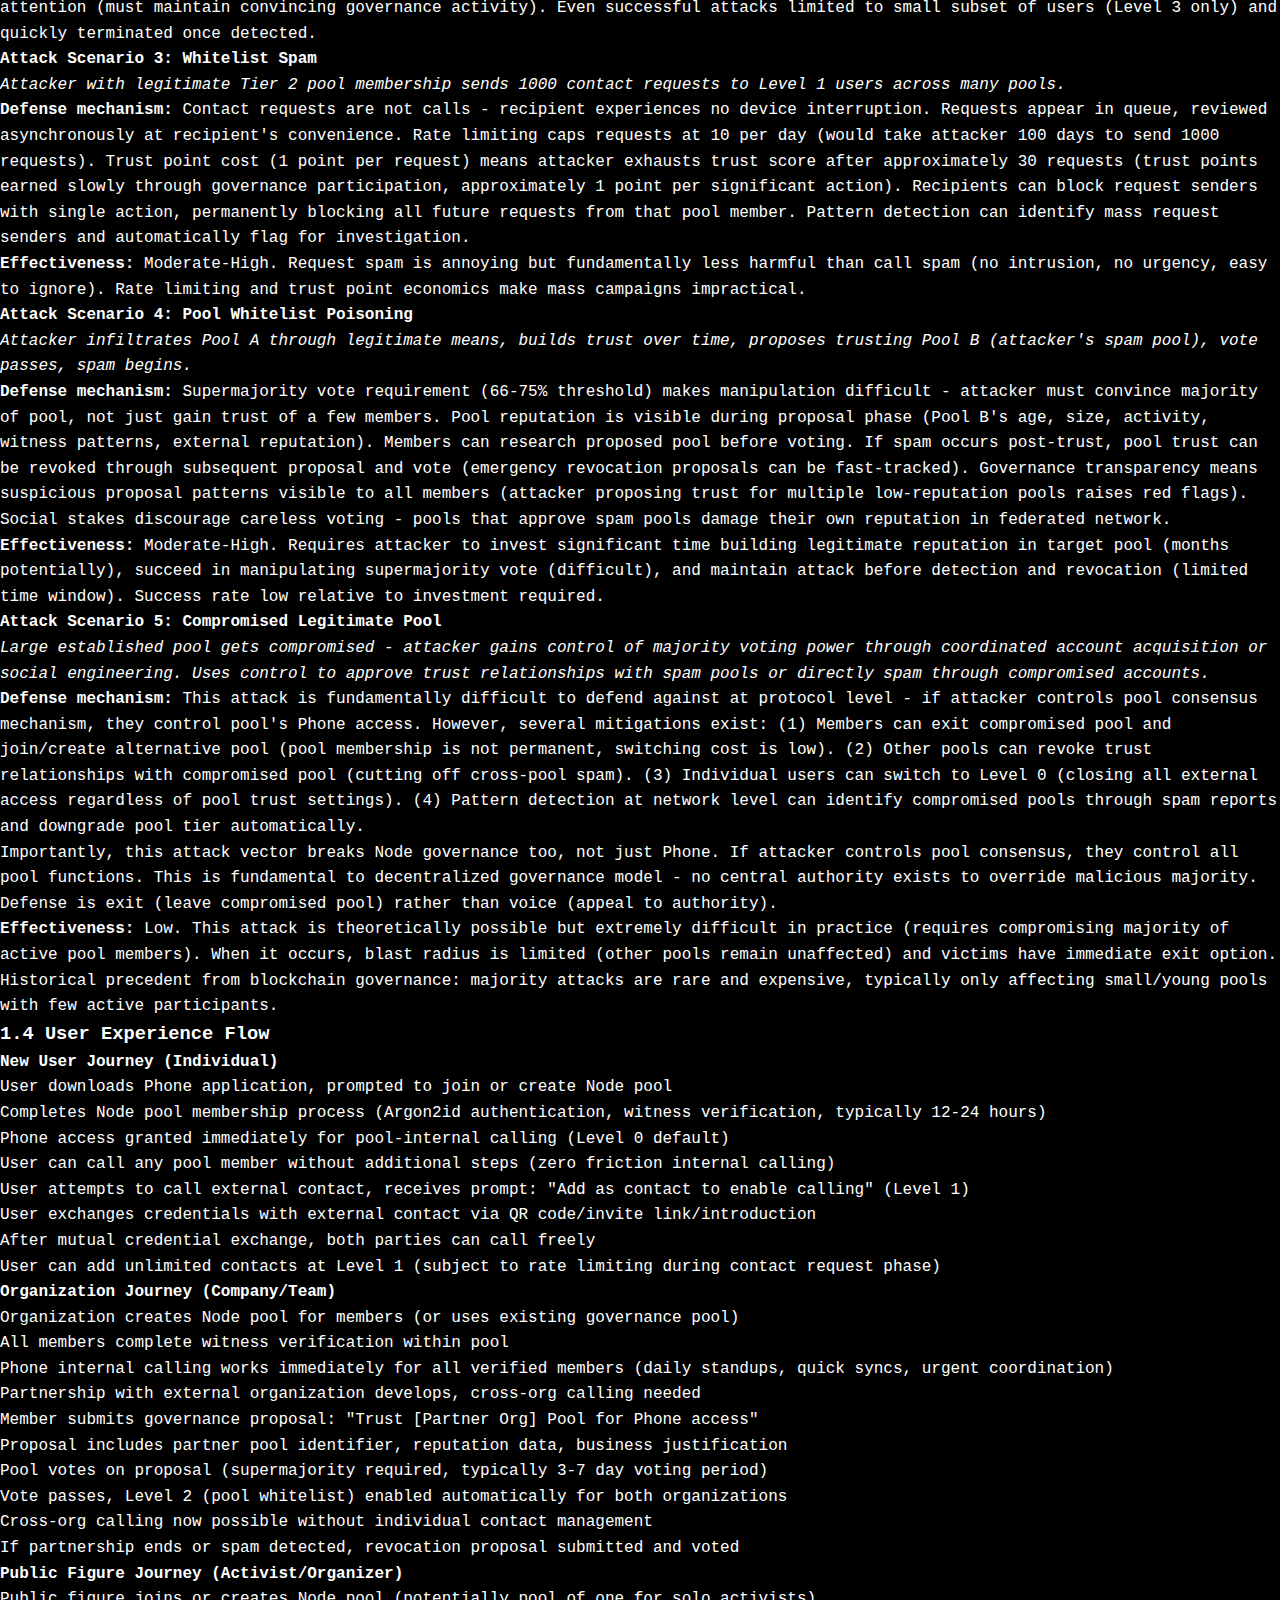
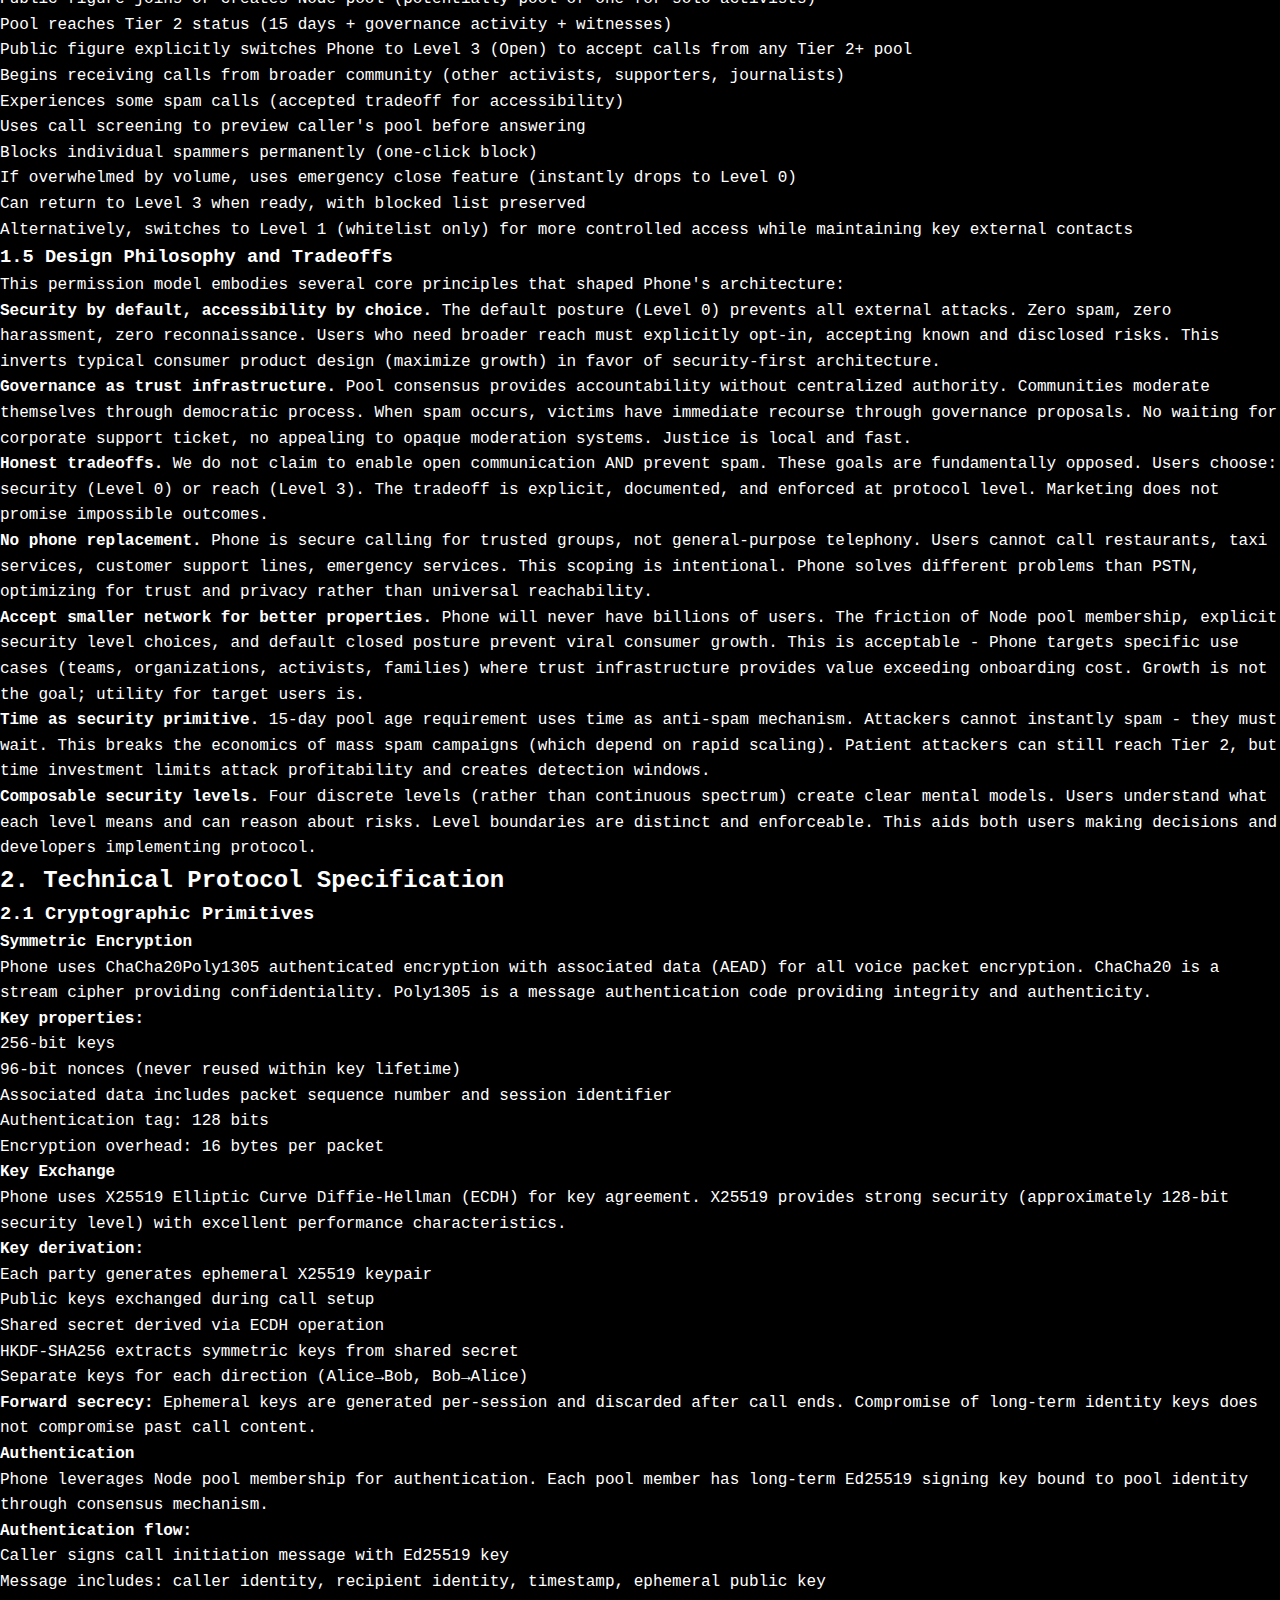
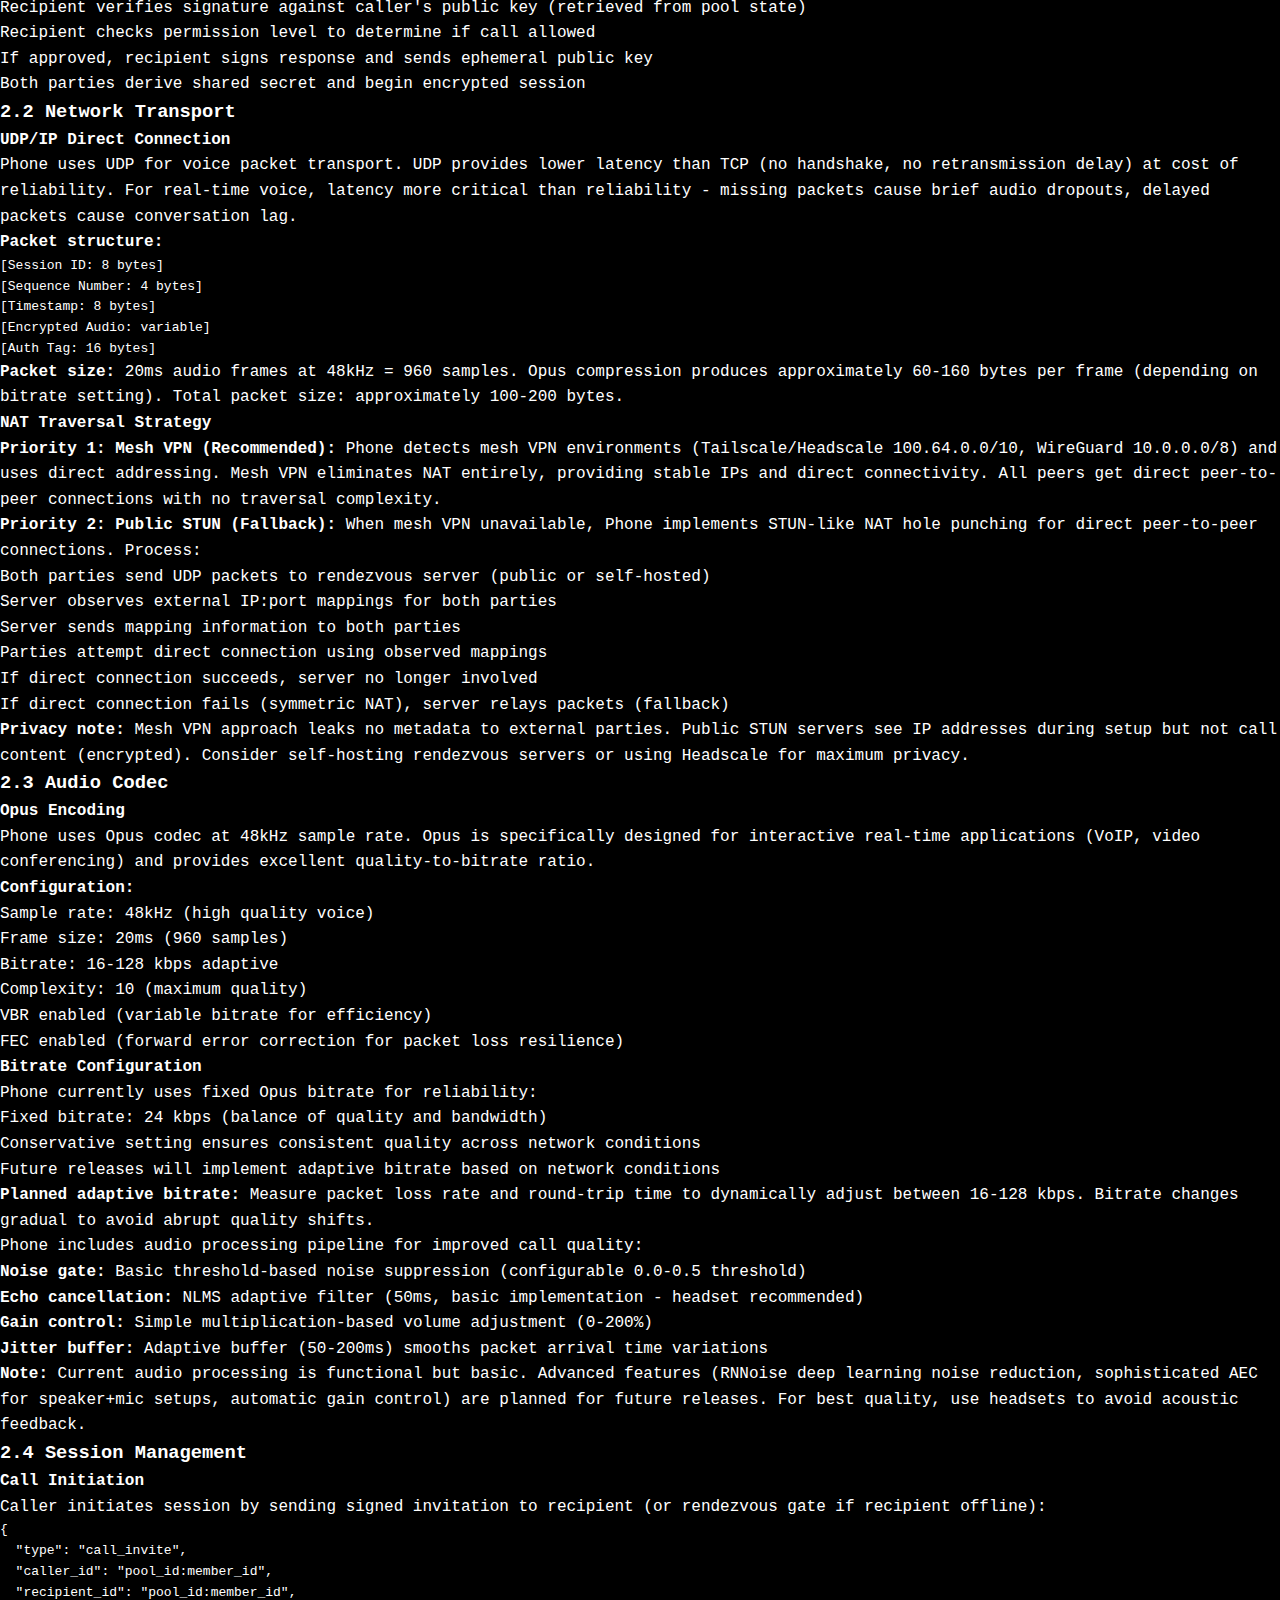
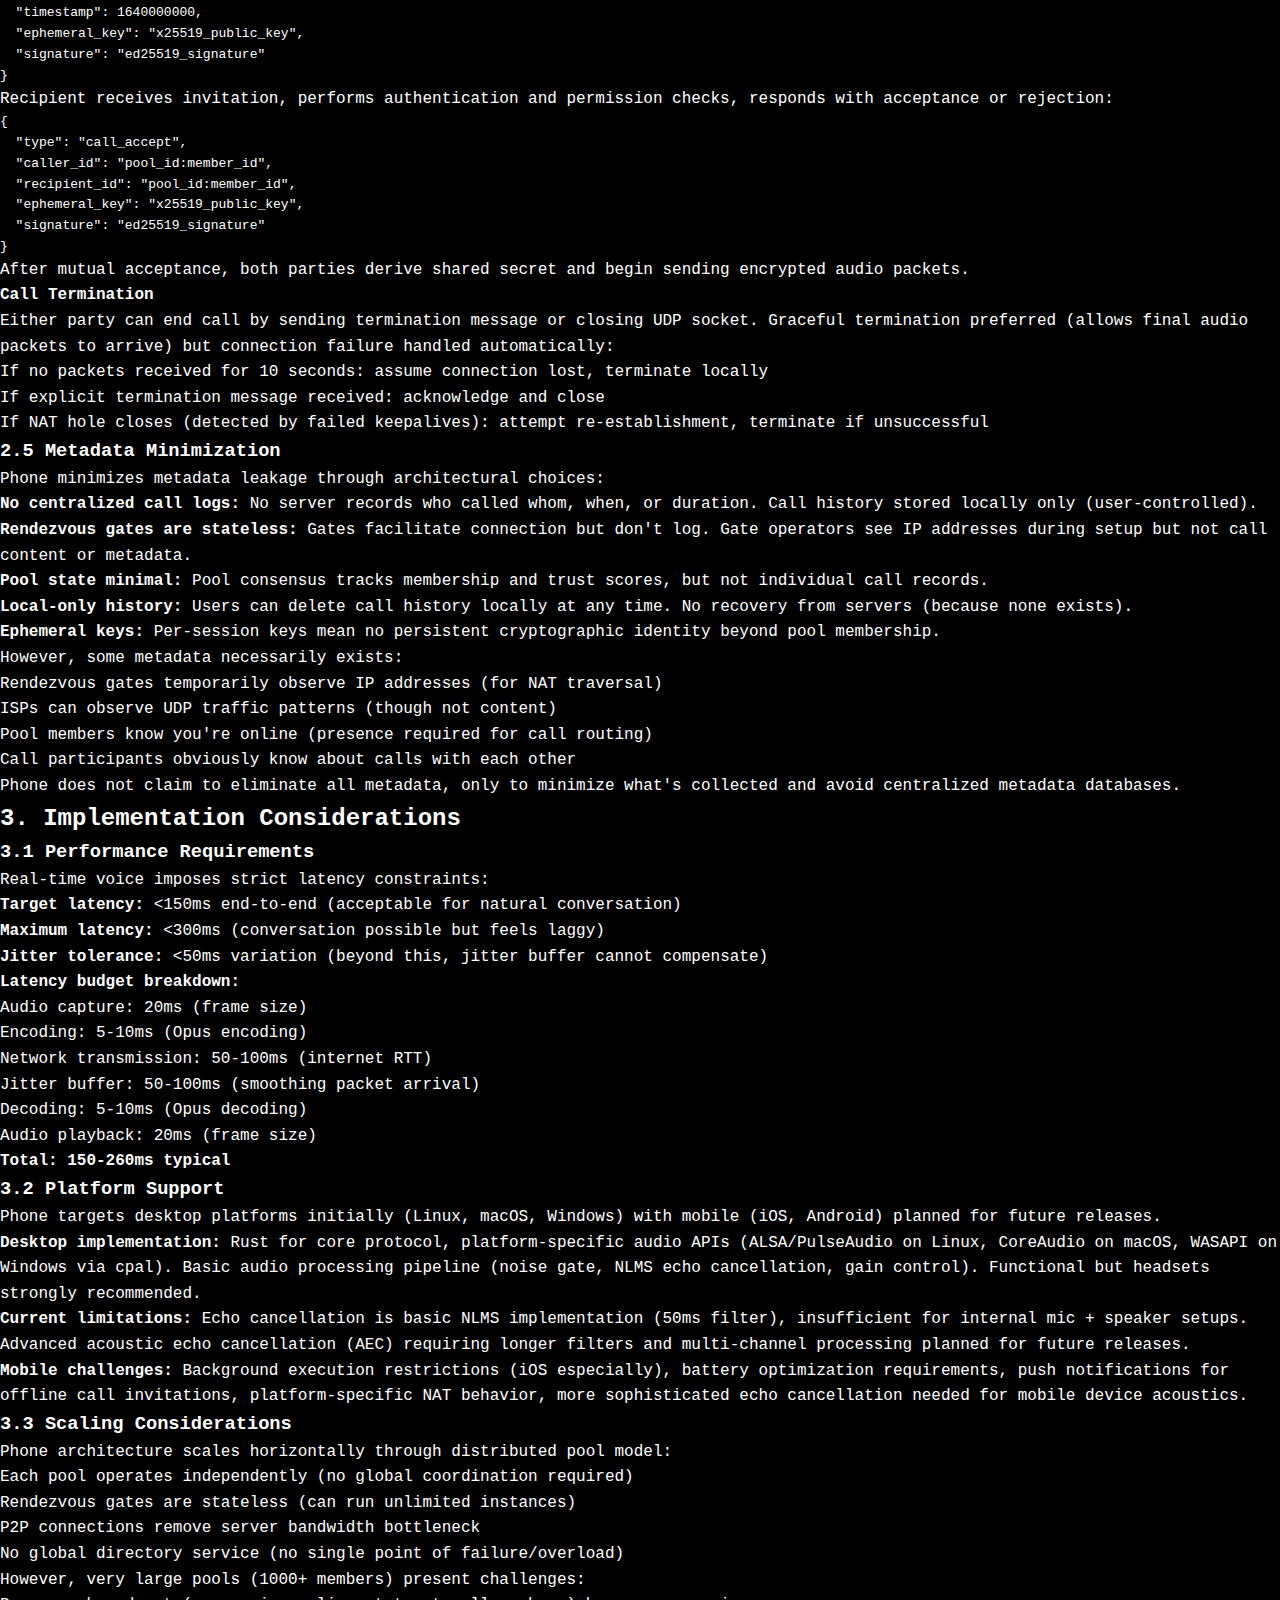
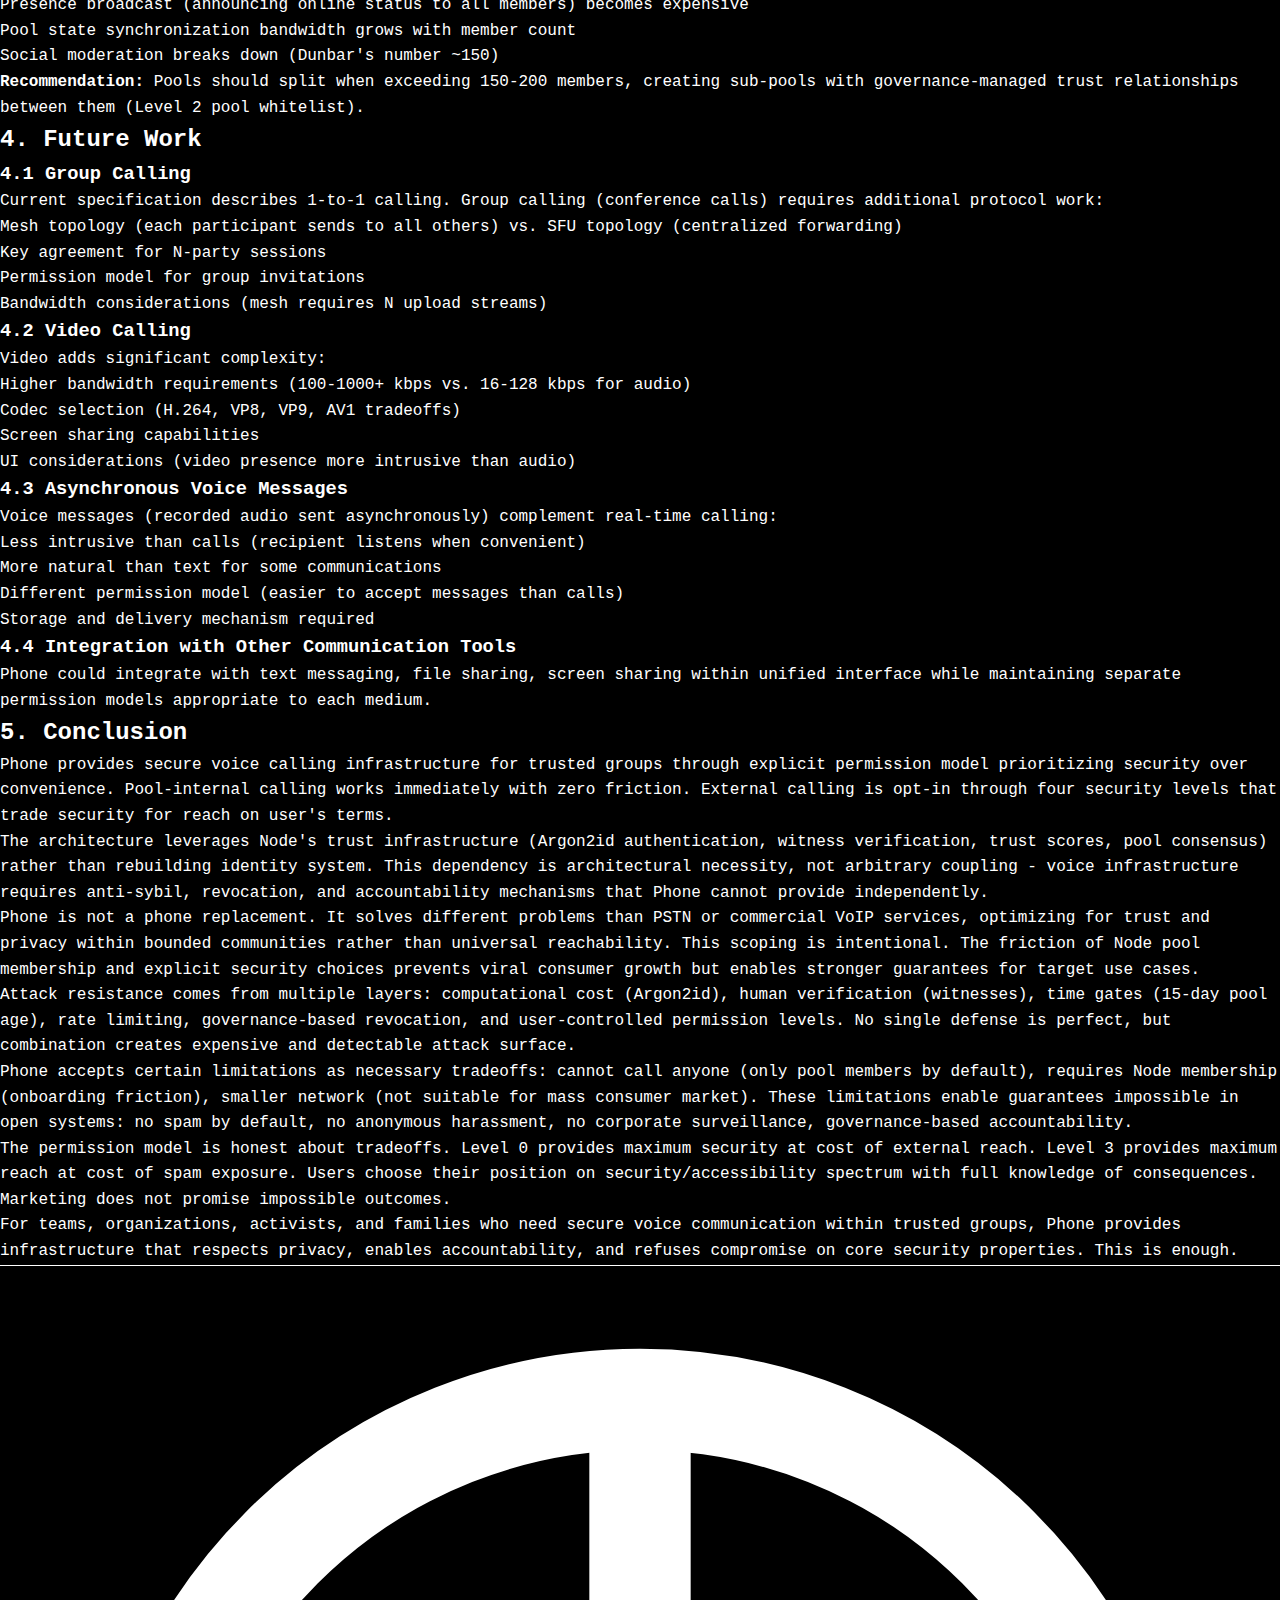
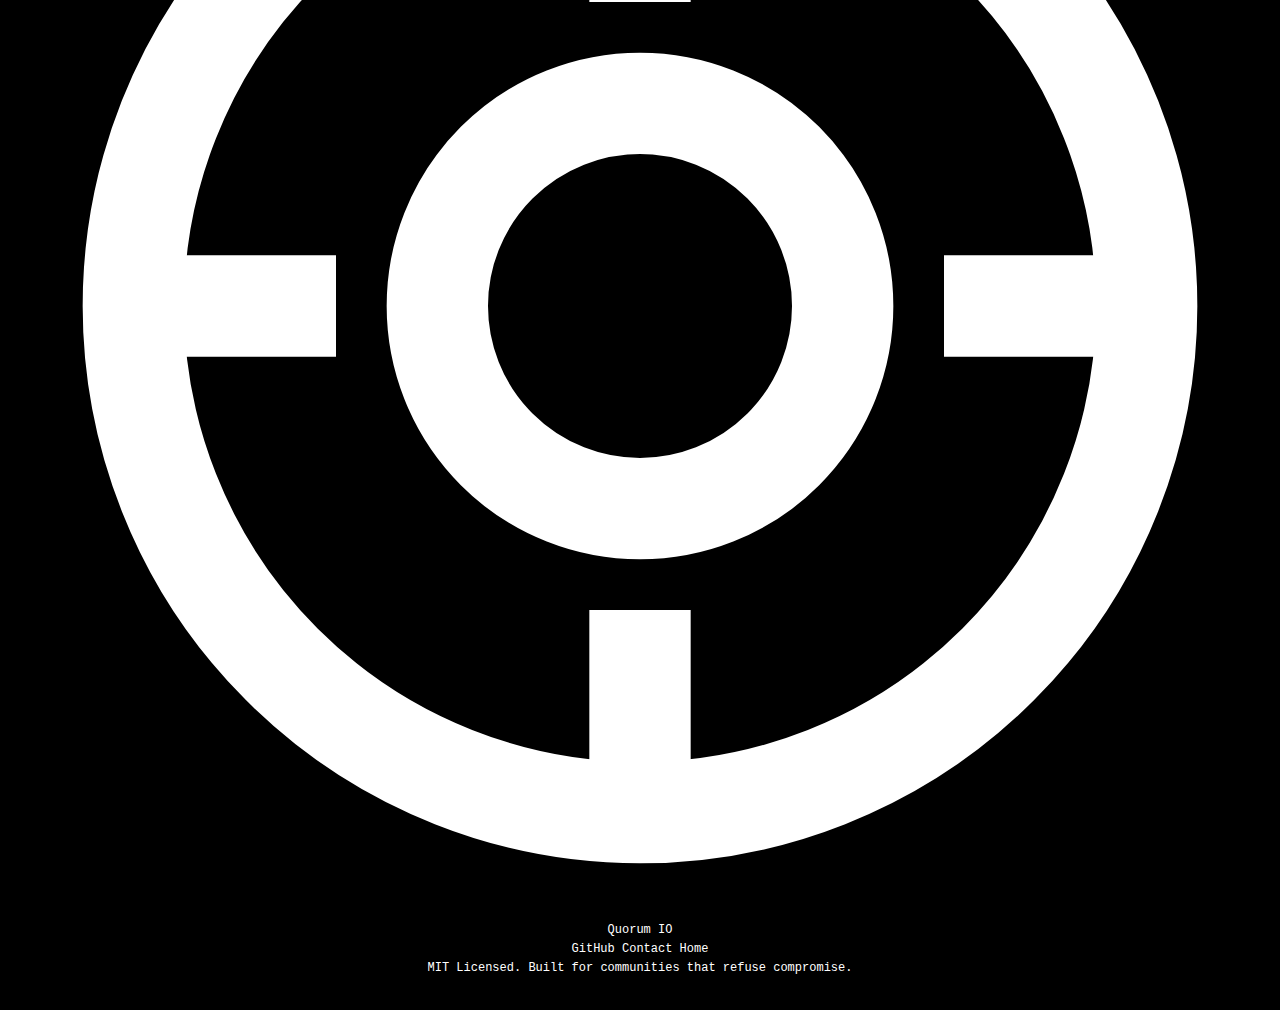
<file: whitepaper-phone.html>
<!DOCTYPE html>
<html lang="en">
<head>
  <meta charset="UTF-8">
  <meta name="viewport" content="width=device-width, initial-scale=1.0">
  <title>Phone Whitepaper - Quorum IO</title>
  <link rel="icon" href="favicon.ico">
  <link rel="stylesheet" href="style.css">
  <link rel="preconnect" href="https://fonts.googleapis.com">
  <link rel="preconnect" href="https://fonts.gstatic.com" crossorigin>
  <link href="https://fonts.googleapis.com/css2?family=Inter:wght@400;500;600;700&family=JetBrains+Mono:wght@400;500&display=swap" rel="stylesheet">
</head>
<body style="--product-accent: #34d399;">
  <div class="noise"></div>
  
  <!-- Header -->
  <header>
    <nav>
      <a href="index.html" class="logo">
        <img src="logo.png" alt="Quorum IO" />
        <span class="logo-text">Quorum IO</span>
      </a>
      <div class="nav-links">
        <a href="index.html#products">Products</a>
        <a href="index.html#technology">How It Works</a>
        <a href="index.html#principles">Principles</a>
        <a href="whitepaper.html">Whitepapers</a>
        <a href="https://github.com/quorumio" class="nav-cta">
          GitHub
          <svg class="icon-arrow" viewBox="0 0 16 16" fill="none" stroke="currentColor" stroke-width="1.5">
            <path d="M4 12L12 4M12 4H6M12 4V10"/>
          </svg>
        </a>
      </div>
      <button class="mobile-menu" aria-label="Menu">
        <span></span>
        <span></span>
      </button>
    </nav>
  </header>

  <!-- Paper Content -->
  <div class="paper-container">
    <div class="paper-header">
      <p class="paper-org">Quorum IO</p>
      <h1 class="paper-title">Phone: Encrypted Voice Infrastructure for Trusted Groups</h1>
      <p class="paper-subtitle">Pool-internal calling by default, external calling opt-in</p>
      <p class="paper-version">Version 0.1 • January 2026</p>
    </div>

    <!-- Abstract -->
    <div class="abstract">
      <p>Phone provides end-to-end encrypted voice calling infrastructure for Node pool members. Unlike traditional phone systems or Signal, Phone has no phone numbers, no central servers, and operates on a permission model that prioritizes security over convenience.</p>
      
      <p>The default behavior is pool-internal calling: any pool member can call any other pool member with zero additional permissions. This solves the majority use case (team coordination, family communication, organizational collaboration) while maintaining maximum security.</p>
      
      <p>External calling is explicitly opt-in through four security levels. Users trade security for reach on their terms. Level 0 (Closed) permits only pool-internal calling. Level 1 (Whitelist) enables personal connections across pools through mutual credential exchange. Level 2 (Pool Whitelist) allows governance-managed pool-to-pool relationships. Level 3 (Open) accepts calls from any established pool, with built-in safeguards against abuse.</p>
      
      <p>This paper specifies the technical protocol, permission model, attack resistance properties, and design philosophy of Phone.</p>
    </div>

    <!-- Section 0: Node Integration -->
    <div class="paper-section">
      <h2>0. Prerequisite: Node Integration</h2>
      
      <p>Phone is not a standalone product. Access requires valid Node pool membership - this architectural constraint is fundamental to the protocol's trust model.</p>
      
      <h3>0.1 Why Phone Cannot Be Standalone</h3>
      <p>Voice calling infrastructure requires several trust primitives that Phone cannot provide independently:</p>
      
      <ul>
        <li><strong>Identity verification:</strong> Proving users are unique humans, not sock puppets</li>
        <li><strong>Sybil resistance:</strong> Preventing attackers from creating unlimited accounts</li>
        <li><strong>Trust scoring:</strong> Reputation system to identify trustworthy participants</li>
        <li><strong>Revocation mechanism:</strong> Democratic process to ban bad actors</li>
        <li><strong>Decentralized coordination:</strong> Governance without central authority</li>
      </ul>
      
      <p>Node already provides all of these through Argon2id authentication (computational cost prevents sybils), witness verification (humans confirm humanity), trust scores (reputation from governance participation), pool consensus (democratic revocation), and P2P architecture (no central point of failure).</p>
      
      <p>Attempting to rebuild this infrastructure in Phone would duplicate Node's entire trust layer. The dependency is architectural necessity, not arbitrary coupling.</p>
      
      <h3>0.2 Authentication Flow</h3>
      <p>When Alice attempts to call Bob, the following verification occurs before any audio transmission:</p>
      
      <ol>
        <li><strong>Pool membership check:</strong> Alice's client proves she is member of valid Node pool</li>
        <li><strong>Credential presentation:</strong> Alice presents cryptographic credential signed by pool consensus</li>
        <li><strong>Verification:</strong> Bob's client (or rendezvous gate) validates credential against pool's public state</li>
        <li><strong>Permission check:</strong> Bob's security level determines if call is permitted (pool-internal, whitelist, etc.)</li>
        <li><strong>Connection establishment:</strong> If approved, encrypted P2P session begins</li>
      </ol>
      
      <p>This process occurs at the network layer before call establishment. Failed authentication blocks connection immediately.</p>
      
      <h3>0.3 Revocation Cascades</h3>
      <p>When Node pools revoke membership (through consensus mechanism), the revocation immediately propagates to Phone access:</p>
      
      <ul>
        <li>Revoked credentials fail authentication at network layer</li>
        <li>Active calls from revoked members terminate within 30 seconds</li>
        <li>Revoked members cannot establish new calls until pool membership restored</li>
        <li>No central authority required - pool consensus determines access</li>
      </ul>
      
      <p>This creates accountability: malicious behavior in governance context results in communication privilege loss. Users cannot compartmentalize reputations across products.</p>
      
      <h3>0.4 Privacy Preservation</h3>
      <p>Node gating does NOT compromise call privacy. The integration preserves Phone's core privacy guarantees:</p>
      
      <ul>
        <li><strong>Content remains encrypted:</strong> Pool membership verifies identity, not call content. End-to-end encryption unchanged.</li>
        <li><strong>Metadata minimization:</strong> Authentication and routing are separate operations. Gates verify credentials without logging call metadata.</li>
        <li><strong>No central authority:</strong> Pool consensus determines membership, not centralized identity provider.</li>
        <li><strong>Compartmentalization:</strong> Pool membership for Phone is independent of other contexts. Users control identity linkage.</li>
      </ul>
      
      <p>The tradeoff is deliberate: sacrifice anonymous calling to gain accountable communication infrastructure without corporate surveillance.</p>
    </div>

    <!-- Section 1: Permission Model -->
    <div class="paper-section">
      <h2>1. Permission Model: Pool Fortress with Controlled Permeability</h2>
      
      <p>Phone implements a hybrid permission model that prioritizes security while enabling controlled external communication. The default behavior is pool-internal calling only - maximum security, zero external attack surface. External calling is explicitly opt-in through four security levels.</p>
      
      <h3>1.1 Default: Pool-Internal Calling</h3>
      <p>Any pool member can call any other pool member without additional permissions. Pool membership itself IS the permission grant. This works because Node pools already implement strong trust primitives:</p>
      
      <ul>
        <li><strong>Argon2id authentication:</strong> Pool members already proved computational cost of entry (64MB memory, 3 iterations, 4 threads parallelism)</li>
        <li><strong>Witness verification:</strong> Pool members verified by other humans through witness mechanism (minimum 3 witnesses required)</li>
        <li><strong>Governance accountability:</strong> Members who spam or abuse calling privileges face revocation through consensus vote</li>
        <li><strong>Social pressure:</strong> Small pool size (typically 5-150 members) enables reputation tracking and social consequences for bad behavior</li>
      </ul>
      
      <p>Pool-internal calling requires no additional waiting period, no permission requests, no complexity. Join pool → immediately call other members. This solves approximately 80% of secure voice use cases: team coordination, family communication, organizational collaboration, activist cell coordination.</p>
      
      <h3>1.2 External Calling: Opt-In Security Levels</h3>
      <p>For communication outside your pool, users choose their exposure level. Each level trades security for reach - users make informed decisions about acceptable risk. The four levels are:</p>
      
      <h4>Level 0: Closed (Default)</h4>
      <p>No external calling permitted. Users in Level 0 cannot call anyone outside their pool, and nobody outside their pool can call them. This is the default for all users upon joining any pool.</p>
      
      <p><strong>Technical enforcement:</strong></p>
      <pre><code>if caller.pool != recipient.pool:
    reject_call("External calling disabled")
    return</code></pre>
      
      <p><strong>Use case:</strong> Private teams, families, sensitive organizations where all necessary communication happens internally. Maximum security posture.</p>
      
      <p><strong>Attack surface:</strong> Zero. Completely immune to external spam, harassment, or reconnaissance attacks.</p>
      
      <h4>Level 1: Whitelist</h4>
      <p>Users maintain an explicit allow-list of external contacts. Contacts are added through mutual credential exchange via one of three methods:</p>
      
      <ol>
        <li><strong>QR code exchange:</strong> In-person meeting or video call, scan each other's QR codes containing public keys and pool identifiers</li>
        <li><strong>Invite link:</strong> Generate one-time cryptographic invite link, share via secure channel (Signal, PGP email, etc.)</li>
        <li><strong>Pool introduction:</strong> Mutual pool member creates cryptographic introduction vouching for connection</li>
      </ol>
      
      <p>Once added as contacts, both parties can call each other freely. Contact relationships are bilateral - if Alice adds Bob, Bob must independently add Alice for bidirectional calling.</p>
      
      <p><strong>Technical enforcement:</strong></p>
      <pre><code>if caller in recipient.whitelist:
    allow_call()
else:
    reject_call("Not in contact list")</code></pre>
      
      <p><strong>Use case:</strong> Personal connections across pools (friends in different organizations), cross-organizational individual relationships (specific contacts at partner companies), distributed team members in separate pools.</p>
      
      <p><strong>Attack surface:</strong> Contact request spam (annoying but not harassing - requests are not calls). Mitigated by:</p>
      
      <ul>
        <li>Rate limiting: 10 contact requests per day maximum</li>
        <li>Trust point cost: Each request costs 1 trust point (earned through governance participation)</li>
        <li>Blocking: Recipients can block request senders permanently</li>
        <li>Non-intrusive: Requests don't ring device, reviewed asynchronously</li>
      </ul>
      
      <h4>Level 2: Pool Whitelist</h4>
      <p>Pool governance manages trusted pools. Trust relationships established through democratic process:</p>
      
      <ol>
        <li>Pool member proposes "Trust Pool XYZ" via governance interface</li>
        <li>Proposal includes Pool XYZ's identifier, reputation metrics, and rationale</li>
        <li>Supermajority vote required (same threshold as other governance decisions, typically 66-75%)</li>
        <li>If approved, trust relationship established bidirectionally (both pools' members gain calling access)</li>
        <li>Trust can be revoked through subsequent proposal and vote</li>
      </ol>
      
      <p>Pool trust is bilateral by default - if Pool A trusts Pool B, members of both pools can call each other. This enables organization-to-organization relationships without individual permission management overhead.</p>
      
      <p><strong>Technical enforcement:</strong></p>
      <pre><code>if recipient.pool.trusts(caller.pool):
    allow_call()
else:
    reject_call("Pool not trusted")</code></pre>
      
      <p><strong>Use case:</strong> Partner organizations (companies with established business relationships), allied activist groups (coordinated organizing across multiple cells), federated networks (universities, research institutions, professional associations).</p>
      
      <p><strong>Attack surface:</strong> Compromised pool could propose trusting spam pool. Mitigated by:</p>
      
      <ul>
        <li>Supermajority requirement makes manipulation difficult (attacker must control majority of voting pool)</li>
        <li>Pool reputation is visible before vote (new/suspicious pools obvious to members)</li>
        <li>Revocation capability if spam occurs (quick governance response possible)</li>
        <li>Governance transparency (suspicious proposal patterns visible to all members)</li>
        <li>Social stakes (pools that approve spam pools damage their own reputation)</li>
      </ul>
      
      <h4>Level 3: Open</h4>
      <p>Accept calls from any Tier 2+ pool. This is high-risk, high-accessibility mode designed for public figures, community organizers, and support roles who prioritize reachability over protection from spam.</p>
      
      <p>Caller pool must meet Tier 2 requirements to place calls to Level 3 users:</p>
      
      <ul>
        <li><strong>Age:</strong> 15+ days since pool creation</li>
        <li><strong>Size:</strong> 5+ active members</li>
        <li><strong>Activity:</strong> Demonstrated governance activity (proposals submitted, votes cast)</li>
        <li><strong>Witnesses:</strong> Members have witness verification from other humans</li>
      </ul>
      
      <p><strong>Built-in safeguards for Level 3 users:</strong></p>
      
      <ul>
        <li><strong>Rate limiting:</strong> Maximum 10 external calls per hour (prevents flood attacks)</li>
        <li><strong>Emergency close:</strong> Instant switch to Level 0 if overwhelmed (single button press)</li>
        <li><strong>Individual blocking:</strong> Block specific callers permanently with single action</li>
        <li><strong>Call screening:</strong> See caller's pool name, age, reputation before answering</li>
        <li><strong>Auto-blocking:</strong> Automatically block pools with spam reports from multiple Level 3 users</li>
      </ul>
      
      <p><strong>Technical enforcement:</strong></p>
      <pre><code>if caller.pool.tier >= 2:
    if recipient.external_call_count_last_hour < 10:
        allow_call()
    else:
        reject_call("Rate limit exceeded")
else:
    reject_call("Caller pool not established")</code></pre>
      
      <p><strong>Use case:</strong> Public figures needing accessibility (activists, organizers, journalists), community organizers coordinating across many pools, support roles for decentralized projects, anyone prioritizing discoverability over spam protection.</p>
      
      <p><strong>Attack surface:</strong> Spam from Tier 2+ pools possible. Attacker must invest significant resources to create Tier 2 pool (15 days wait + governance activity + witness verification + Argon2id computation for 5+ members), making sustained spam campaigns expensive in time and computation. Even successful attacks limited by rate limiting and blocking.</p>
      
      <h3>1.3 Attack Resistance Analysis</h3>
      
      <h4>Attack Scenario 1: Pool-Internal Spam</h4>
      <p><em>Attacker joins legitimate pool, spams members with unwanted calls.</em></p>
      
      <p><strong>Defense mechanism:</strong> Pool governance revokes attacker through consensus vote. Revocation proposal can be submitted by any member experiencing spam. Supermajority vote triggers immediate revocation. Revoked member loses all Phone access instantly (active calls terminated within 30 seconds, new calls blocked at network layer).</p>
      
      <p>Small pool size (typically 5-150 members) enables effective social pressure. Unlike massive centralized platforms where individual bad actors can hide in millions of users, small pools create reputation accountability. Members know each other through governance participation, making spam socially costly.</p>
      
      <p><strong>Effectiveness:</strong> High. Self-moderation extremely effective in small communities with shared stakes. Historical precedent: small online communities (forums, IRC channels, Discord servers under 150 members) successfully moderate without centralized authority.</p>
      
      <h4>Attack Scenario 2: Sock Puppet Pool</h4>
      <p><em>Attacker creates pool with 10 sock puppet accounts, waits to become Tier 2, sets Level 3, begins spam campaign against open users.</em></p>
      
      <p><strong>Defense mechanism:</strong> Multi-layered. (1) Argon2id computation cost: 64MB memory × 3 iterations × 4 threads × 10 accounts = significant computational investment (approximately 10 minutes per account on typical hardware, 100 minutes total sequential). (2) Witness requirements make sybil verification expensive - attacker must coordinate witnessing between fake accounts without detection patterns. (3) 15-day time gate delays attack launch (cannot spam immediately). (4) Governance activity requirement means attacker must generate convincing proposals and votes for 15 days (automation detectable through pattern analysis). (5) Even after reaching Tier 2, can only call Level 3 users who explicitly opted into spam risk (Level 0/1/2 users completely protected). (6) First credible spam reports trigger pool investigation and potential downgrade to Tier 1, cutting off attack vector.</p>
      
      <p><strong>Effectiveness:</strong> High. Multi-factor defense makes attack expensive in time (15 days minimum), computation (Argon2id × accounts), and attention (must maintain convincing governance activity). Even successful attacks limited to small subset of users (Level 3 only) and quickly terminated once detected.</p>
      
      <h4>Attack Scenario 3: Whitelist Spam</h4>
      <p><em>Attacker with legitimate Tier 2 pool membership sends 1000 contact requests to Level 1 users across many pools.</em></p>
      
      <p><strong>Defense mechanism:</strong> Contact requests are not calls - recipient experiences no device interruption. Requests appear in queue, reviewed asynchronously at recipient's convenience. Rate limiting caps requests at 10 per day (would take attacker 100 days to send 1000 requests). Trust point cost (1 point per request) means attacker exhausts trust score after approximately 30 requests (trust points earned slowly through governance participation, approximately 1 point per significant action). Recipients can block request senders with single action, permanently blocking all future requests from that pool member. Pattern detection can identify mass request senders and automatically flag for investigation.</p>
      
      <p><strong>Effectiveness:</strong> Moderate-High. Request spam is annoying but fundamentally less harmful than call spam (no intrusion, no urgency, easy to ignore). Rate limiting and trust point economics make mass campaigns impractical.</p>
      
      <h4>Attack Scenario 4: Pool Whitelist Poisoning</h4>
      <p><em>Attacker infiltrates Pool A through legitimate means, builds trust over time, proposes trusting Pool B (attacker's spam pool), vote passes, spam begins.</em></p>
      
      <p><strong>Defense mechanism:</strong> Supermajority vote requirement (66-75% threshold) makes manipulation difficult - attacker must convince majority of pool, not just gain trust of a few members. Pool reputation is visible during proposal phase (Pool B's age, size, activity, witness patterns, external reputation). Members can research proposed pool before voting. If spam occurs post-trust, pool trust can be revoked through subsequent proposal and vote (emergency revocation proposals can be fast-tracked). Governance transparency means suspicious proposal patterns visible to all members (attacker proposing trust for multiple low-reputation pools raises red flags). Social stakes discourage careless voting - pools that approve spam pools damage their own reputation in federated network.</p>
      
      <p><strong>Effectiveness:</strong> Moderate-High. Requires attacker to invest significant time building legitimate reputation in target pool (months potentially), succeed in manipulating supermajority vote (difficult), and maintain attack before detection and revocation (limited time window). Success rate low relative to investment required.</p>
      
      <h4>Attack Scenario 5: Compromised Legitimate Pool</h4>
      <p><em>Large established pool gets compromised - attacker gains control of majority voting power through coordinated account acquisition or social engineering. Uses control to approve trust relationships with spam pools or directly spam through compromised accounts.</em></p>
      
      <p><strong>Defense mechanism:</strong> This attack is fundamentally difficult to defend against at protocol level - if attacker controls pool consensus mechanism, they control pool's Phone access. However, several mitigations exist: (1) Members can exit compromised pool and join/create alternative pool (pool membership is not permanent, switching cost is low). (2) Other pools can revoke trust relationships with compromised pool (cutting off cross-pool spam). (3) Individual users can switch to Level 0 (closing all external access regardless of pool trust settings). (4) Pattern detection at network level can identify compromised pools through spam reports and downgrade pool tier automatically.</p>
      
      <p>Importantly, this attack vector breaks Node governance too, not just Phone. If attacker controls pool consensus, they control all pool functions. This is fundamental to decentralized governance model - no central authority exists to override malicious majority. Defense is exit (leave compromised pool) rather than voice (appeal to authority).</p>
      
      <p><strong>Effectiveness:</strong> Low. This attack is theoretically possible but extremely difficult in practice (requires compromising majority of active pool members). When it occurs, blast radius is limited (other pools remain unaffected) and victims have immediate exit option. Historical precedent from blockchain governance: majority attacks are rare and expensive, typically only affecting small/young pools with few active participants.</p>
      
      <h3>1.4 User Experience Flow</h3>
      
      <h4>New User Journey (Individual)</h4>
      <ol>
        <li>User downloads Phone application, prompted to join or create Node pool</li>
        <li>Completes Node pool membership process (Argon2id authentication, witness verification, typically 12-24 hours)</li>
        <li>Phone access granted immediately for pool-internal calling (Level 0 default)</li>
        <li>User can call any pool member without additional steps (zero friction internal calling)</li>
        <li>User attempts to call external contact, receives prompt: "Add as contact to enable calling" (Level 1)</li>
        <li>User exchanges credentials with external contact via QR code/invite link/introduction</li>
        <li>After mutual credential exchange, both parties can call freely</li>
        <li>User can add unlimited contacts at Level 1 (subject to rate limiting during contact request phase)</li>
      </ol>
      
      <h4>Organization Journey (Company/Team)</h4>
      <ol>
        <li>Organization creates Node pool for members (or uses existing governance pool)</li>
        <li>All members complete witness verification within pool</li>
        <li>Phone internal calling works immediately for all verified members (daily standups, quick syncs, urgent coordination)</li>
        <li>Partnership with external organization develops, cross-org calling needed</li>
        <li>Member submits governance proposal: "Trust [Partner Org] Pool for Phone access"</li>
        <li>Proposal includes partner pool identifier, reputation data, business justification</li>
        <li>Pool votes on proposal (supermajority required, typically 3-7 day voting period)</li>
        <li>Vote passes, Level 2 (pool whitelist) enabled automatically for both organizations</li>
        <li>Cross-org calling now possible without individual contact management</li>
        <li>If partnership ends or spam detected, revocation proposal submitted and voted</li>
      </ol>
      
      <h4>Public Figure Journey (Activist/Organizer)</h4>
      <ol>
        <li>Public figure joins or creates Node pool (potentially pool of one for solo activists)</li>
        <li>Pool reaches Tier 2 status (15 days + governance activity + witnesses)</li>
        <li>Public figure explicitly switches Phone to Level 3 (Open) to accept calls from any Tier 2+ pool</li>
        <li>Begins receiving calls from broader community (other activists, supporters, journalists)</li>
        <li>Experiences some spam calls (accepted tradeoff for accessibility)</li>
        <li>Uses call screening to preview caller's pool before answering</li>
        <li>Blocks individual spammers permanently (one-click block)</li>
        <li>If overwhelmed by volume, uses emergency close feature (instantly drops to Level 0)</li>
        <li>Can return to Level 3 when ready, with blocked list preserved</li>
        <li>Alternatively, switches to Level 1 (whitelist only) for more controlled access while maintaining key external contacts</li>
      </ol>
      
      <h3>1.5 Design Philosophy and Tradeoffs</h3>
      <p>This permission model embodies several core principles that shaped Phone's architecture:</p>
      
      <p><strong>Security by default, accessibility by choice.</strong> The default posture (Level 0) prevents all external attacks. Zero spam, zero harassment, zero reconnaissance. Users who need broader reach must explicitly opt-in, accepting known and disclosed risks. This inverts typical consumer product design (maximize growth) in favor of security-first architecture.</p>
      
      <p><strong>Governance as trust infrastructure.</strong> Pool consensus provides accountability without centralized authority. Communities moderate themselves through democratic process. When spam occurs, victims have immediate recourse through governance proposals. No waiting for corporate support ticket, no appealing to opaque moderation systems. Justice is local and fast.</p>
      
      <p><strong>Honest tradeoffs.</strong> We do not claim to enable open communication AND prevent spam. These goals are fundamentally opposed. Users choose: security (Level 0) or reach (Level 3). The tradeoff is explicit, documented, and enforced at protocol level. Marketing does not promise impossible outcomes.</p>
      
      <p><strong>No phone replacement.</strong> Phone is secure calling for trusted groups, not general-purpose telephony. Users cannot call restaurants, taxi services, customer support lines, emergency services. This scoping is intentional. Phone solves different problems than PSTN, optimizing for trust and privacy rather than universal reachability.</p>
      
      <p><strong>Accept smaller network for better properties.</strong> Phone will never have billions of users. The friction of Node pool membership, explicit security level choices, and default closed posture prevent viral consumer growth. This is acceptable - Phone targets specific use cases (teams, organizations, activists, families) where trust infrastructure provides value exceeding onboarding cost. Growth is not the goal; utility for target users is.</p>
      
      <p><strong>Time as security primitive.</strong> 15-day pool age requirement uses time as anti-spam mechanism. Attackers cannot instantly spam - they must wait. This breaks the economics of mass spam campaigns (which depend on rapid scaling). Patient attackers can still reach Tier 2, but time investment limits attack profitability and creates detection windows.</p>
      
      <p><strong>Composable security levels.</strong> Four discrete levels (rather than continuous spectrum) create clear mental models. Users understand what each level means and can reason about risks. Level boundaries are distinct and enforceable. This aids both users making decisions and developers implementing protocol.</p>
    </div>

    <!-- Section 2: Technical Protocol -->
    <div class="paper-section">
      <h2>2. Technical Protocol Specification</h2>
      
      <h3>2.1 Cryptographic Primitives</h3>
      
      <h4>Symmetric Encryption</h4>
      <p>Phone uses ChaCha20Poly1305 authenticated encryption with associated data (AEAD) for all voice packet encryption. ChaCha20 is a stream cipher providing confidentiality. Poly1305 is a message authentication code providing integrity and authenticity.</p>
      
      <p><strong>Key properties:</strong></p>
      <ul>
        <li>256-bit keys</li>
        <li>96-bit nonces (never reused within key lifetime)</li>
        <li>Associated data includes packet sequence number and session identifier</li>
        <li>Authentication tag: 128 bits</li>
        <li>Encryption overhead: 16 bytes per packet</li>
      </ul>
      
      <h4>Key Exchange</h4>
      <p>Phone uses X25519 Elliptic Curve Diffie-Hellman (ECDH) for key agreement. X25519 provides strong security (approximately 128-bit security level) with excellent performance characteristics.</p>
      
      <p><strong>Key derivation:</strong></p>
      <ol>
        <li>Each party generates ephemeral X25519 keypair</li>
        <li>Public keys exchanged during call setup</li>
        <li>Shared secret derived via ECDH operation</li>
        <li>HKDF-SHA256 extracts symmetric keys from shared secret</li>
        <li>Separate keys for each direction (Alice→Bob, Bob→Alice)</li>
      </ol>
      
      <p><strong>Forward secrecy:</strong> Ephemeral keys are generated per-session and discarded after call ends. Compromise of long-term identity keys does not compromise past call content.</p>
      
      <h4>Authentication</h4>
      <p>Phone leverages Node pool membership for authentication. Each pool member has long-term Ed25519 signing key bound to pool identity through consensus mechanism.</p>
      
      <p><strong>Authentication flow:</strong></p>
      <ol>
        <li>Caller signs call initiation message with Ed25519 key</li>
        <li>Message includes: caller identity, recipient identity, timestamp, ephemeral public key</li>
        <li>Recipient verifies signature against caller's public key (retrieved from pool state)</li>
        <li>Recipient checks permission level to determine if call allowed</li>
        <li>If approved, recipient signs response and sends ephemeral public key</li>
        <li>Both parties derive shared secret and begin encrypted session</li>
      </ol>
      
      <h3>2.2 Network Transport</h3>
      
      <h4>UDP/IP Direct Connection</h4>
      <p>Phone uses UDP for voice packet transport. UDP provides lower latency than TCP (no handshake, no retransmission delay) at cost of reliability. For real-time voice, latency more critical than reliability - missing packets cause brief audio dropouts, delayed packets cause conversation lag.</p>
      
      <p><strong>Packet structure:</strong></p>
      <pre><code>[Session ID: 8 bytes]
[Sequence Number: 4 bytes]
[Timestamp: 8 bytes]
[Encrypted Audio: variable]
[Auth Tag: 16 bytes]</code></pre>
      
      <p><strong>Packet size:</strong> 20ms audio frames at 48kHz = 960 samples. Opus compression produces approximately 60-160 bytes per frame (depending on bitrate setting). Total packet size: approximately 100-200 bytes.</p>
      
      <!-- REPLACE lines 409-421 -->
      <h4>NAT Traversal Strategy</h4>
      <p><strong>Priority 1: Mesh VPN (Recommended):</strong> Phone detects mesh VPN environments (Tailscale/Headscale 100.64.0.0/10, WireGuard 10.0.0.0/8) and uses direct addressing. Mesh VPN eliminates NAT entirely, providing stable IPs and direct connectivity. All peers get direct peer-to-peer connections with no traversal complexity.</p>
      
      <p><strong>Priority 2: Public STUN (Fallback):</strong> When mesh VPN unavailable, Phone implements STUN-like NAT hole punching for direct peer-to-peer connections. Process:</p>
      
      <ol>
        <li>Both parties send UDP packets to rendezvous server (public or self-hosted)</li>
        <li>Server observes external IP:port mappings for both parties</li>
        <li>Server sends mapping information to both parties</li>
        <li>Parties attempt direct connection using observed mappings</li>
        <li>If direct connection succeeds, server no longer involved</li>
        <li>If direct connection fails (symmetric NAT), server relays packets (fallback)</li>
      </ol>
      
      <p><strong>Privacy note:</strong> Mesh VPN approach leaks no metadata to external parties. Public STUN servers see IP addresses during setup but not call content (encrypted). Consider self-hosting rendezvous servers or using Headscale for maximum privacy.</p>
      
      <h3>2.3 Audio Codec</h3>
      
      <h4>Opus Encoding</h4>
      <p>Phone uses Opus codec at 48kHz sample rate. Opus is specifically designed for interactive real-time applications (VoIP, video conferencing) and provides excellent quality-to-bitrate ratio.</p>
      
      <p><strong>Configuration:</strong></p>
      <ul>
        <li>Sample rate: 48kHz (high quality voice)</li>
        <li>Frame size: 20ms (960 samples)</li>
        <li>Bitrate: 16-128 kbps adaptive</li>
        <li>Complexity: 10 (maximum quality)</li>
        <li>VBR enabled (variable bitrate for efficiency)</li>
        <li>FEC enabled (forward error correction for packet loss resilience)</li>
      </ul>
      
      <h4>Bitrate Configuration</h4>
      <p>Phone currently uses fixed Opus bitrate for reliability:</p>
      
      <ul>
        <li>Fixed bitrate: 24 kbps (balance of quality and bandwidth)</li>
        <li>Conservative setting ensures consistent quality across network conditions</li>
        <li>Future releases will implement adaptive bitrate based on network conditions</li>
      </ul>
      
      <p><strong>Planned adaptive bitrate:</strong> Measure packet loss rate and round-trip time to dynamically adjust between 16-128 kbps. Bitrate changes gradual to avoid abrupt quality shifts.</p>
      
      <p>Phone includes audio processing pipeline for improved call quality:</p>
      
      <ul>
        <li><strong>Noise gate:</strong> Basic threshold-based noise suppression (configurable 0.0-0.5 threshold)</li>
        <li><strong>Echo cancellation:</strong> NLMS adaptive filter (50ms, basic implementation - headset recommended)</li>
        <li><strong>Gain control:</strong> Simple multiplication-based volume adjustment (0-200%)</li>
        <li><strong>Jitter buffer:</strong> Adaptive buffer (50-200ms) smooths packet arrival time variations</li>
      </ul>
      
      <p><strong>Note:</strong> Current audio processing is functional but basic. Advanced features (RNNoise deep learning noise reduction, sophisticated AEC for speaker+mic setups, automatic gain control) are planned for future releases. For best quality, use headsets to avoid acoustic feedback.</p>
      
      <h3>2.4 Session Management</h3>
      
      <h4>Call Initiation</h4>
      <p>Caller initiates session by sending signed invitation to recipient (or rendezvous gate if recipient offline):</p>
      
      <pre><code>{
  "type": "call_invite",
  "caller_id": "pool_id:member_id",
  "recipient_id": "pool_id:member_id",
  "timestamp": 1640000000,
  "ephemeral_key": "x25519_public_key",
  "signature": "ed25519_signature"
}</code></pre>
      
      <p>Recipient receives invitation, performs authentication and permission checks, responds with acceptance or rejection:</p>
      
      <pre><code>{
  "type": "call_accept",
  "caller_id": "pool_id:member_id",
  "recipient_id": "pool_id:member_id",
  "ephemeral_key": "x25519_public_key",
  "signature": "ed25519_signature"
}</code></pre>
      
      <p>After mutual acceptance, both parties derive shared secret and begin sending encrypted audio packets.</p>
      
      <h4>Call Termination</h4>
      <p>Either party can end call by sending termination message or closing UDP socket. Graceful termination preferred (allows final audio packets to arrive) but connection failure handled automatically:</p>
      
      <ul>
        <li>If no packets received for 10 seconds: assume connection lost, terminate locally</li>
        <li>If explicit termination message received: acknowledge and close</li>
        <li>If NAT hole closes (detected by failed keepalives): attempt re-establishment, terminate if unsuccessful</li>
      </ul>
      
      <h3>2.5 Metadata Minimization</h3>
      
      <p>Phone minimizes metadata leakage through architectural choices:</p>
      
      <ul>
        <li><strong>No centralized call logs:</strong> No server records who called whom, when, or duration. Call history stored locally only (user-controlled).</li>
        <li><strong>Rendezvous gates are stateless:</strong> Gates facilitate connection but don't log. Gate operators see IP addresses during setup but not call content or metadata.</li>
        <li><strong>Pool state minimal:</strong> Pool consensus tracks membership and trust scores, but not individual call records.</li>
        <li><strong>Local-only history:</strong> Users can delete call history locally at any time. No recovery from servers (because none exists).</li>
        <li><strong>Ephemeral keys:</strong> Per-session keys mean no persistent cryptographic identity beyond pool membership.</li>
      </ul>
      
      <p>However, some metadata necessarily exists:</p>
      
      <ul>
        <li>Rendezvous gates temporarily observe IP addresses (for NAT traversal)</li>
        <li>ISPs can observe UDP traffic patterns (though not content)</li>
        <li>Pool members know you're online (presence required for call routing)</li>
        <li>Call participants obviously know about calls with each other</li>
      </ul>
      
      <p>Phone does not claim to eliminate all metadata, only to minimize what's collected and avoid centralized metadata databases.</p>
    </div>

    <!-- Section 3: Implementation Notes -->
    <div class="paper-section">
      <h2>3. Implementation Considerations</h2>
      
      <h3>3.1 Performance Requirements</h3>
      
      <p>Real-time voice imposes strict latency constraints:</p>
      
      <ul>
        <li><strong>Target latency:</strong> <150ms end-to-end (acceptable for natural conversation)</li>
        <li><strong>Maximum latency:</strong> <300ms (conversation possible but feels laggy)</li>
        <li><strong>Jitter tolerance:</strong> <50ms variation (beyond this, jitter buffer cannot compensate)</li>
      </ul>
      
      <p><strong>Latency budget breakdown:</strong></p>
      <ul>
        <li>Audio capture: 20ms (frame size)</li>
        <li>Encoding: 5-10ms (Opus encoding)</li>
        <li>Network transmission: 50-100ms (internet RTT)</li>
        <li>Jitter buffer: 50-100ms (smoothing packet arrival)</li>
        <li>Decoding: 5-10ms (Opus decoding)</li>
        <li>Audio playback: 20ms (frame size)</li>
        <li><strong>Total: 150-260ms typical</strong></li>
      </ul>
      
      <h3>3.2 Platform Support</h3>
      
      <p>Phone targets desktop platforms initially (Linux, macOS, Windows) with mobile (iOS, Android) planned for future releases.</p>
      
      <p><strong>Desktop implementation:</strong> Rust for core protocol, platform-specific audio APIs (ALSA/PulseAudio on Linux, CoreAudio on macOS, WASAPI on Windows via cpal). Basic audio processing pipeline (noise gate, NLMS echo cancellation, gain control). Functional but headsets strongly recommended.</p>
      
      <p><strong>Current limitations:</strong> Echo cancellation is basic NLMS implementation (50ms filter), insufficient for internal mic + speaker setups. Advanced acoustic echo cancellation (AEC) requiring longer filters and multi-channel processing planned for future releases.</p>
      
      <p><strong>Mobile challenges:</strong> Background execution restrictions (iOS especially), battery optimization requirements, push notifications for offline call invitations, platform-specific NAT behavior, more sophisticated echo cancellation needed for mobile device acoustics.</p>
      
      <h3>3.3 Scaling Considerations</h3>
      
      <p>Phone architecture scales horizontally through distributed pool model:</p>
      
      <ul>
        <li>Each pool operates independently (no global coordination required)</li>
        <li>Rendezvous gates are stateless (can run unlimited instances)</li>
        <li>P2P connections remove server bandwidth bottleneck</li>
        <li>No global directory service (no single point of failure/overload)</li>
      </ul>
      
      <p>However, very large pools (1000+ members) present challenges:</p>
      
      <ul>
        <li>Presence broadcast (announcing online status to all members) becomes expensive</li>
        <li>Pool state synchronization bandwidth grows with member count</li>
        <li>Social moderation breaks down (Dunbar's number ~150)</li>
      </ul>
      
      <p><strong>Recommendation:</strong> Pools should split when exceeding 150-200 members, creating sub-pools with governance-managed trust relationships between them (Level 2 pool whitelist).</p>
    </div>

    <!-- Section 4: Future Work -->
    <div class="paper-section">
      <h2>4. Future Work</h2>
      
      <h3>4.1 Group Calling</h3>
      <p>Current specification describes 1-to-1 calling. Group calling (conference calls) requires additional protocol work:</p>
      
      <ul>
        <li>Mesh topology (each participant sends to all others) vs. SFU topology (centralized forwarding)</li>
        <li>Key agreement for N-party sessions</li>
        <li>Permission model for group invitations</li>
        <li>Bandwidth considerations (mesh requires N upload streams)</li>
      </ul>
      
      <h3>4.2 Video Calling</h3>
      <p>Video adds significant complexity:</p>
      
      <ul>
        <li>Higher bandwidth requirements (100-1000+ kbps vs. 16-128 kbps for audio)</li>
        <li>Codec selection (H.264, VP8, VP9, AV1 tradeoffs)</li>
        <li>Screen sharing capabilities</li>
        <li>UI considerations (video presence more intrusive than audio)</li>
      </ul>
      
      <h3>4.3 Asynchronous Voice Messages</h3>
      <p>Voice messages (recorded audio sent asynchronously) complement real-time calling:</p>
      
      <ul>
        <li>Less intrusive than calls (recipient listens when convenient)</li>
        <li>More natural than text for some communications</li>
        <li>Different permission model (easier to accept messages than calls)</li>
        <li>Storage and delivery mechanism required</li>
      </ul>
      
      <h3>4.4 Integration with Other Communication Tools</h3>
      <p>Phone could integrate with text messaging, file sharing, screen sharing within unified interface while maintaining separate permission models appropriate to each medium.</p>
    </div>

    <!-- Conclusion -->
    <div class="paper-section">
      <h2>5. Conclusion</h2>
      
      <p>Phone provides secure voice calling infrastructure for trusted groups through explicit permission model prioritizing security over convenience. Pool-internal calling works immediately with zero friction. External calling is opt-in through four security levels that trade security for reach on user's terms.</p>
      
      <p>The architecture leverages Node's trust infrastructure (Argon2id authentication, witness verification, trust scores, pool consensus) rather than rebuilding identity system. This dependency is architectural necessity, not arbitrary coupling - voice infrastructure requires anti-sybil, revocation, and accountability mechanisms that Phone cannot provide independently.</p>
      
      <p>Phone is not a phone replacement. It solves different problems than PSTN or commercial VoIP services, optimizing for trust and privacy within bounded communities rather than universal reachability. This scoping is intentional. The friction of Node pool membership and explicit security choices prevents viral consumer growth but enables stronger guarantees for target use cases.</p>
      
      <p>Attack resistance comes from multiple layers: computational cost (Argon2id), human verification (witnesses), time gates (15-day pool age), rate limiting, governance-based revocation, and user-controlled permission levels. No single defense is perfect, but combination creates expensive and detectable attack surface.</p>
      
      <p>Phone accepts certain limitations as necessary tradeoffs: cannot call anyone (only pool members by default), requires Node membership (onboarding friction), smaller network (not suitable for mass consumer market). These limitations enable guarantees impossible in open systems: no spam by default, no anonymous harassment, no corporate surveillance, governance-based accountability.</p>
      
      <p>The permission model is honest about tradeoffs. Level 0 provides maximum security at cost of external reach. Level 3 provides maximum reach at cost of spam exposure. Users choose their position on security/accessibility spectrum with full knowledge of consequences. Marketing does not promise impossible outcomes.</p>
      
      <p>For teams, organizations, activists, and families who need secure voice communication within trusted groups, Phone provides infrastructure that respects privacy, enables accountability, and refuses compromise on core security properties. This is enough.</p>
    </div>

  </div>

  <!-- Footer -->
  <footer>
    <div class="footer-content">
      <div class="footer-brand">
        <svg class="logo-icon" viewBox="0 0 24 24" fill="none" stroke="currentColor" stroke-width="2">
          <circle cx="12" cy="12" r="10"/>
          <circle cx="12" cy="12" r="4"/>
          <path d="M12 2v4M12 18v4M2 12h4M18 12h4"/>
        </svg>
        <span>Quorum IO</span>
      </div>
      <div class="footer-links">
        <a href="https://github.com/quorumio">GitHub</a>
        <a href="mailto:contact@quorum.io">Contact</a>
        <a href="index.html">Home</a>
      </div>
      <div class="footer-copy">
        MIT Licensed. Built for communities that refuse compromise.
      </div>
    </div>
  </footer>

  <script>
    // Mobile menu toggle
    const mobileMenu = document.querySelector('.mobile-menu');
    const navLinks = document.querySelector('.nav-links');
    
    mobileMenu?.addEventListener('click', () => {
      mobileMenu.classList.toggle('open');
      navLinks?.classList.toggle('open');
    });
  </script>
</body>
</html>
</file>
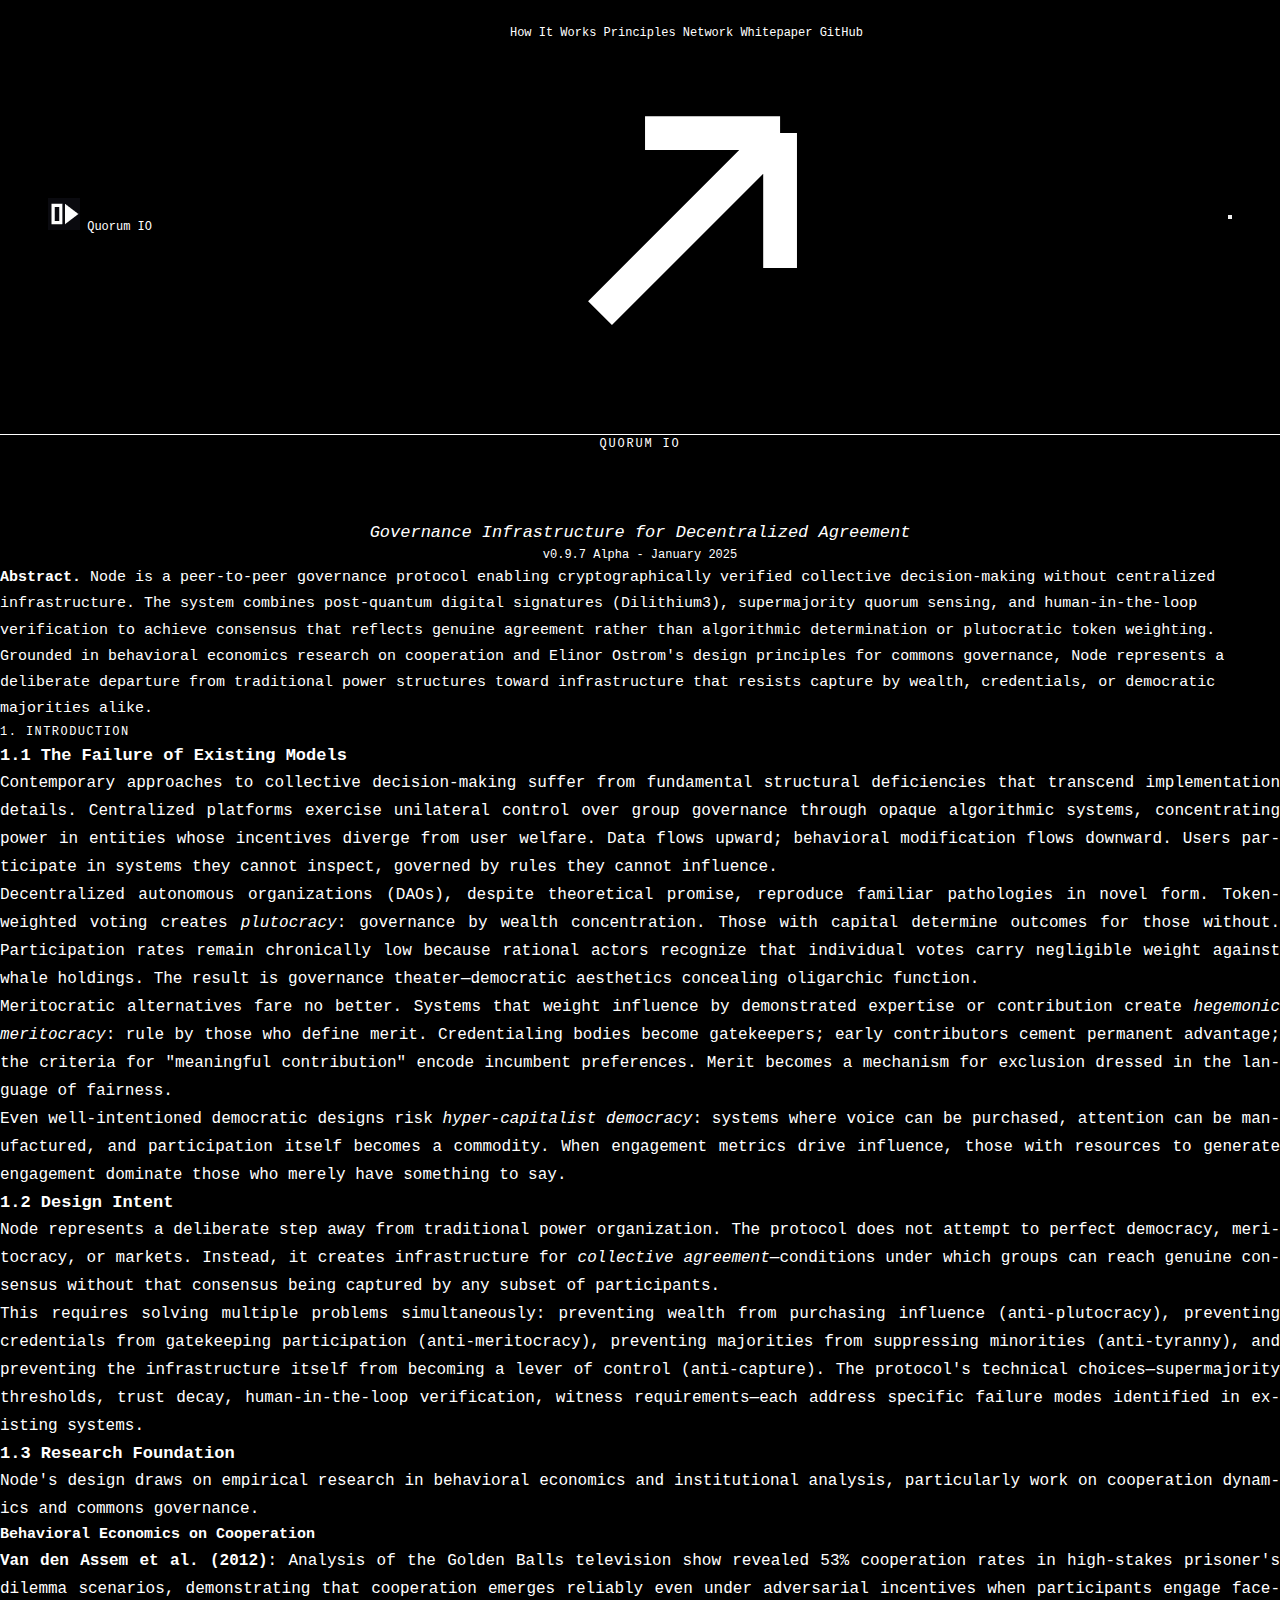
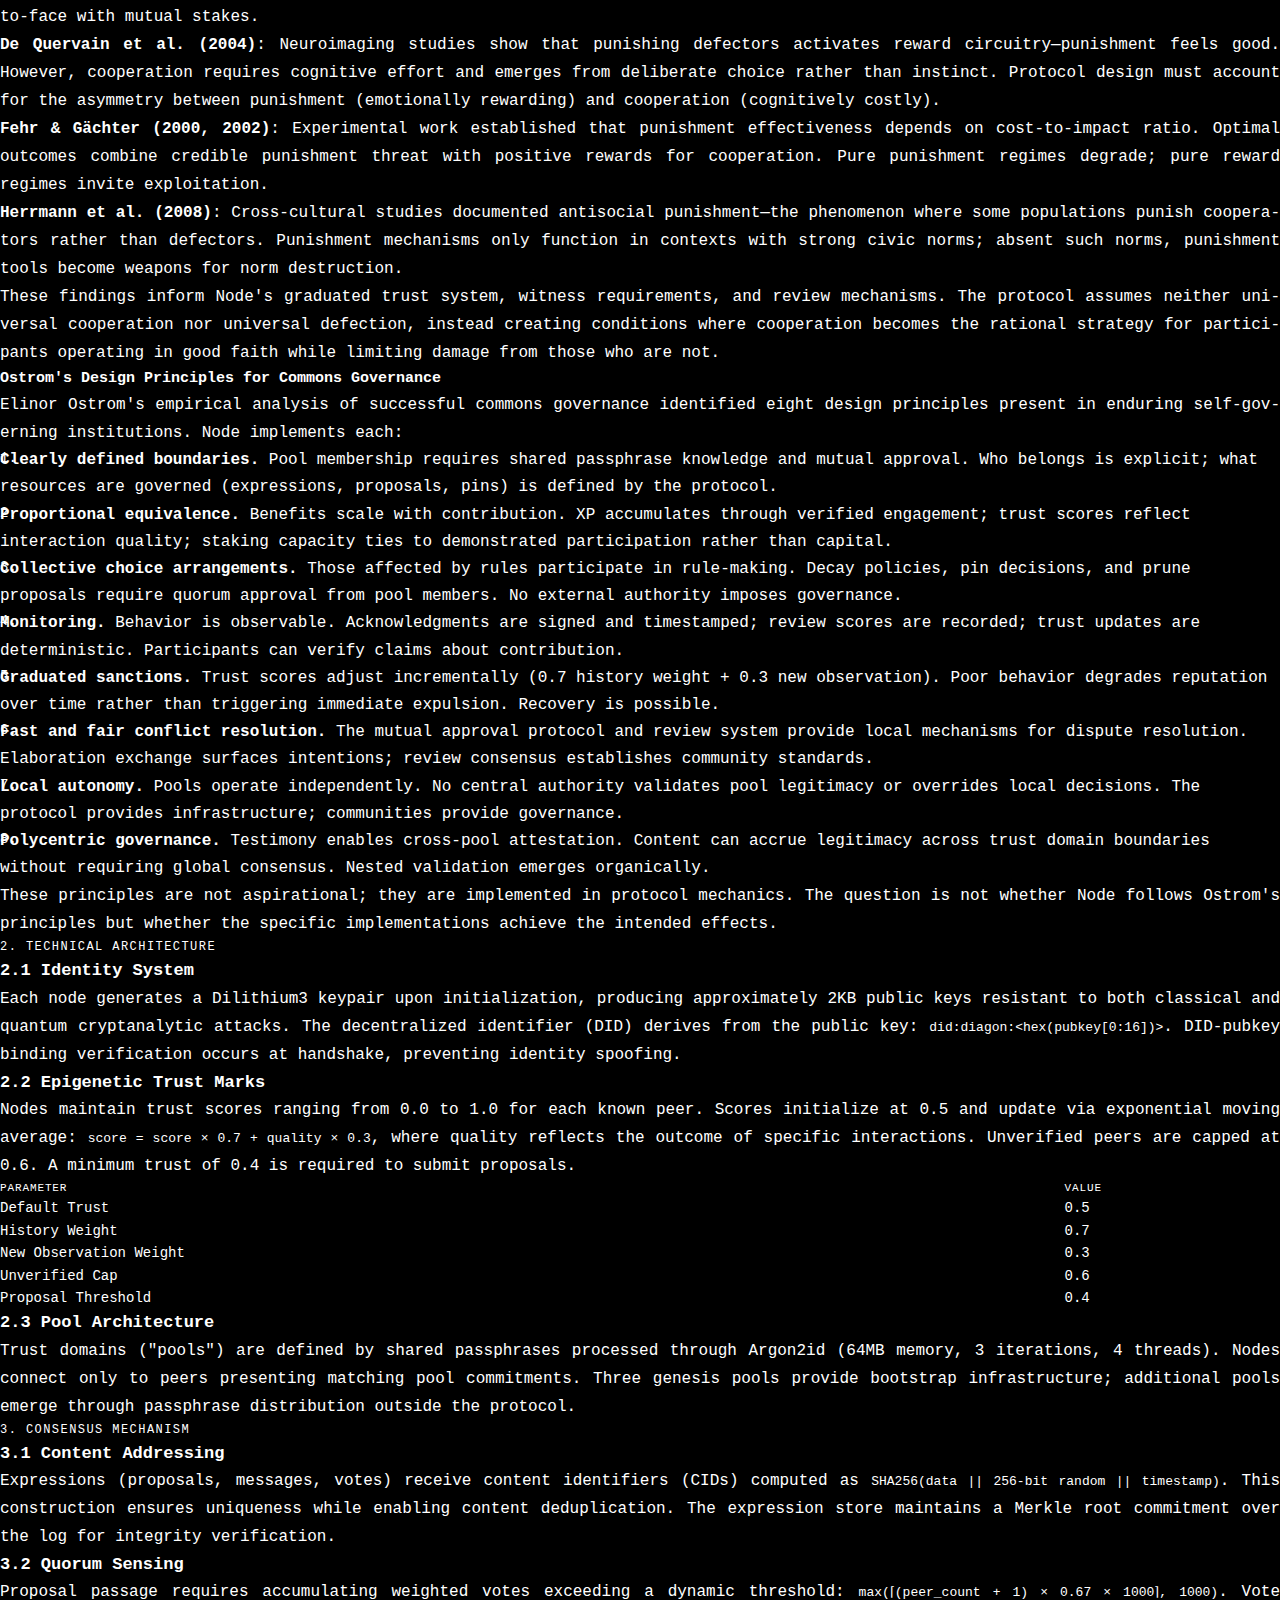
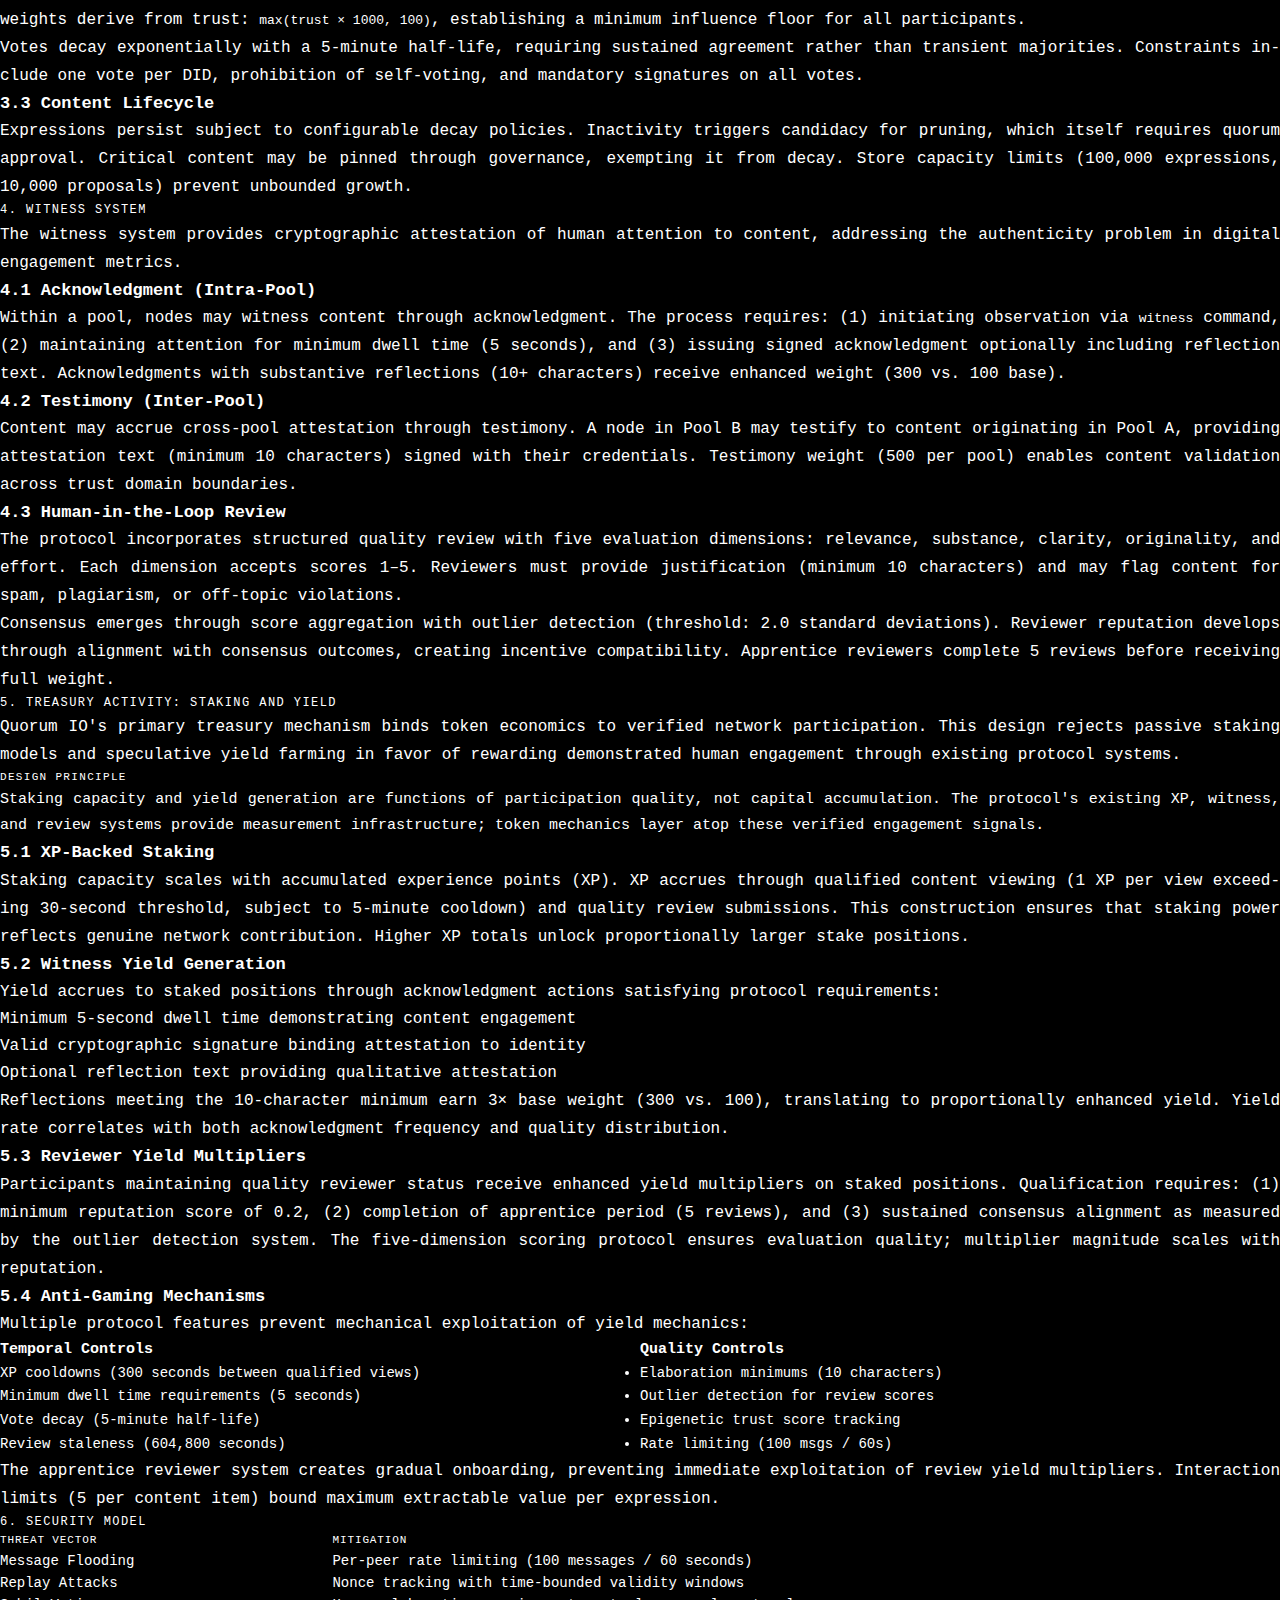
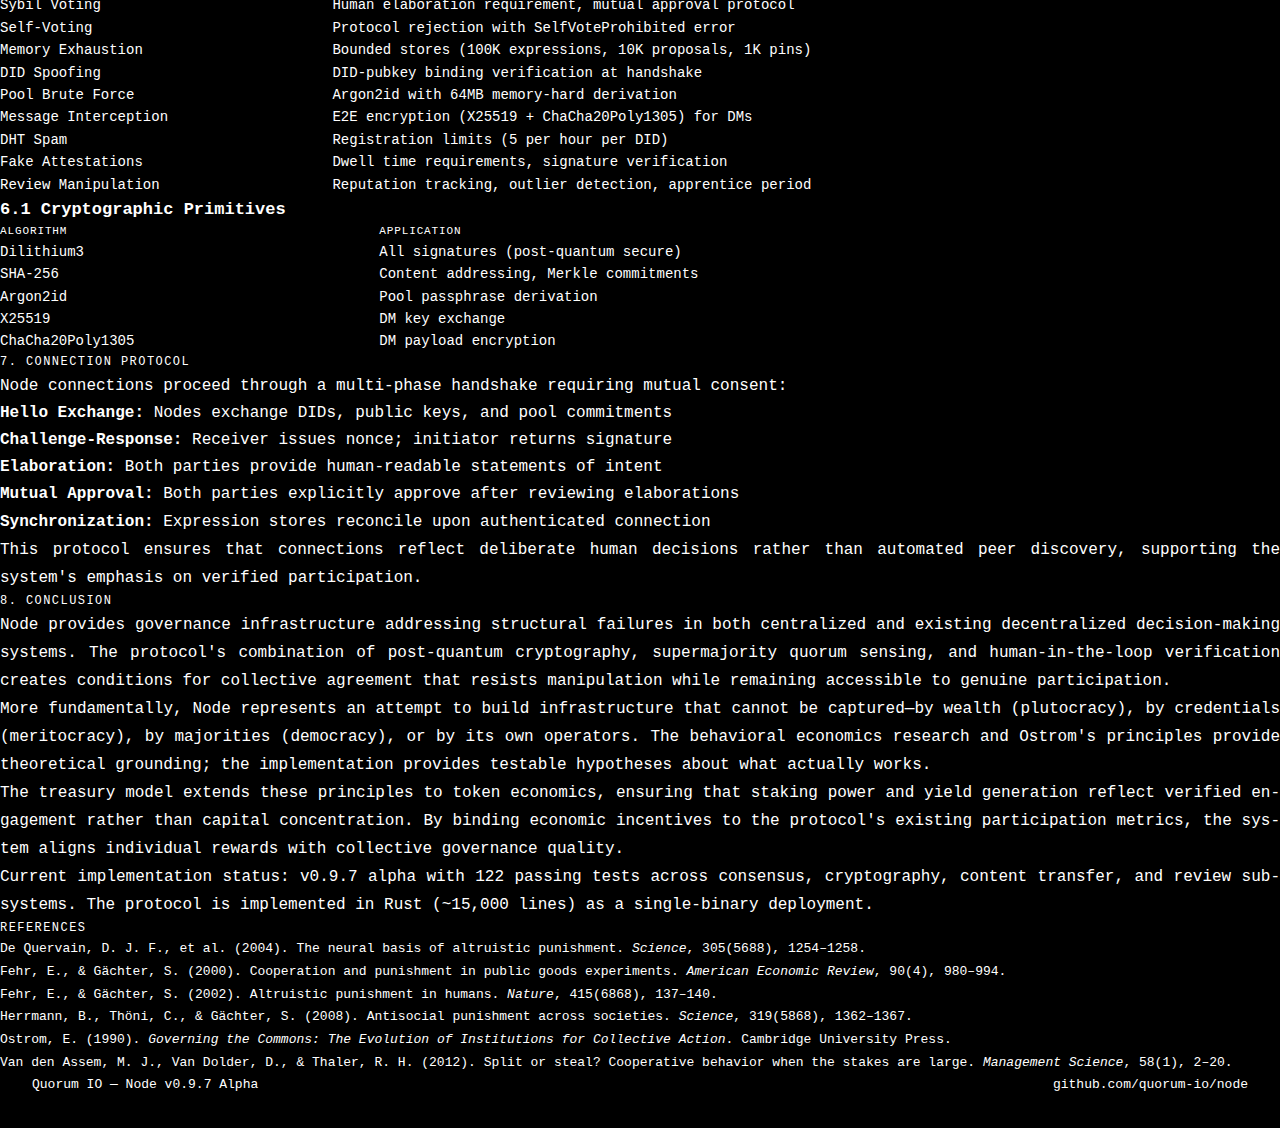
<file: whitepaper.html>
<!DOCTYPE html>
<html lang="en">
<head>
  <meta charset="UTF-8">
  <meta name="viewport" content="width=device-width, initial-scale=1.0">
  <title>Whitepaper — Node by Quorum IO</title>
  <link rel="icon" href="favicon.ico">
  <link rel="stylesheet" href="style.css">
  <link rel="preconnect" href="https://fonts.googleapis.com">
  <link rel="preconnect" href="https://fonts.gstatic.com" crossorigin>
  <link href="https://fonts.googleapis.com/css2?family=Inter:wght@400;500;600;700&family=JetBrains+Mono:wght@400;500&display=swap" rel="stylesheet">
  <style>
    /* Whitepaper-specific styles extending the main stylesheet */
    .paper-container {
      max-width: var(--content-width);
      margin: 0 auto;
      padding: calc(64px + var(--space-16)) var(--space-6) var(--space-16);
    }
    
    .paper-header {
      text-align: center;
      padding-bottom: var(--space-8);
      margin-bottom: var(--space-10);
      border-bottom: 1px solid var(--border-primary);
    }
    
    .paper-org {
      font-family: var(--font-mono);
      font-size: 0.75rem;
      font-weight: 500;
      letter-spacing: 0.15em;
      text-transform: uppercase;
      color: var(--text-muted);
      margin-bottom: var(--space-4);
    }
    
    .paper-title {
      font-size: clamp(1.75rem, 4vw, 2.5rem);
      font-weight: 600;
      letter-spacing: -0.03em;
      margin-bottom: var(--space-3);
      background: linear-gradient(180deg, var(--text-primary) 0%, var(--text-secondary) 100%);
      -webkit-background-clip: text;
      -webkit-text-fill-color: transparent;
      background-clip: text;
    }
    
    .paper-subtitle {
      font-size: 1.0625rem;
      color: var(--text-tertiary);
      font-style: italic;
    }
    
    .paper-version {
      font-family: var(--font-mono);
      font-size: 0.75rem;
      color: var(--text-muted);
      margin-top: var(--space-4);
    }
    
    /* Abstract */
    .abstract {
      background: var(--bg-elevated);
      border-left: 2px solid var(--text-primary);
      padding: var(--space-5) var(--space-6);
      margin-bottom: var(--space-10);
      border-radius: 0 8px 8px 0;
    }
    
    .abstract p {
      font-size: 0.9375rem;
      color: var(--text-secondary);
      line-height: 1.75;
    }
    
    .abstract strong {
      color: var(--text-primary);
    }
    
    /* Sections */
    .paper-section {
      margin-bottom: var(--space-10);
    }
    
    .paper-section h2 {
      font-family: var(--font-mono);
      font-size: 0.75rem;
      font-weight: 500;
      letter-spacing: 0.12em;
      text-transform: uppercase;
      color: var(--text-muted);
      margin-bottom: var(--space-5);
      padding-bottom: var(--space-3);
      border-bottom: 1px solid var(--border-subtle);
    }
    
    .paper-section h3 {
      font-size: 1.0625rem;
      font-weight: 600;
      color: var(--text-primary);
      margin-top: var(--space-6);
      margin-bottom: var(--space-3);
    }
    
    .paper-section h4 {
      font-size: 0.9375rem;
      font-weight: 600;
      color: var(--text-secondary);
      margin-top: var(--space-5);
      margin-bottom: var(--space-3);
    }
    
    .paper-section p {
      margin-bottom: var(--space-4);
      color: var(--text-secondary);
      line-height: 1.75;
      text-align: justify;
      hyphens: auto;
    }
    
    .paper-section em {
      color: var(--text-primary);
      font-style: italic;
    }
    
    /* Tables */
    .paper-section table {
      width: 100%;
      border-collapse: collapse;
      margin: var(--space-5) 0;
      font-size: 0.875rem;
    }
    
    .paper-section th {
      font-family: var(--font-mono);
      font-size: 0.6875rem;
      font-weight: 500;
      letter-spacing: 0.08em;
      text-transform: uppercase;
      text-align: left;
      padding: var(--space-3) var(--space-4);
      background: var(--bg-surface);
      color: var(--text-muted);
      border-bottom: 1px solid var(--border-primary);
    }
    
    .paper-section td {
      padding: var(--space-3) var(--space-4);
      border-bottom: 1px solid var(--border-subtle);
      color: var(--text-secondary);
    }
    
    .paper-section td:first-child {
      font-weight: 500;
      color: var(--text-primary);
    }
    
    /* Lists */
    .paper-section ul,
    .paper-section ol {
      margin: var(--space-4) 0;
      padding-left: var(--space-6);
      color: var(--text-secondary);
    }
    
    .paper-section li {
      margin-bottom: var(--space-2);
      line-height: 1.7;
    }
    
    .paper-section li strong {
      color: var(--text-primary);
    }
    
    /* Principles list */
    .principles-list {
      list-style: none;
      padding-left: 0;
      counter-reset: principle;
    }
    
    .principles-list li {
      counter-increment: principle;
      margin-bottom: var(--space-3);
      padding-left: var(--space-8);
      position: relative;
    }
    
    .principles-list li::before {
      content: counter(principle) ".";
      position: absolute;
      left: 0;
      font-family: var(--font-mono);
      font-weight: 500;
      font-size: 0.875rem;
      color: var(--text-muted);
    }
    
    /* Research items */
    .research-item {
      margin-bottom: var(--space-4);
      padding-left: var(--space-4);
      border-left: 1px solid var(--border-primary);
    }
    
    .research-item p {
      margin-bottom: 0;
    }
    
    .research-item strong {
      color: var(--text-primary);
      font-weight: 600;
    }
    
    /* Callout */
    .callout {
      background: var(--bg-elevated);
      border: 1px solid var(--border-primary);
      padding: var(--space-5) var(--space-6);
      margin: var(--space-6) 0;
      border-radius: 8px;
    }
    
    .callout-header {
      font-family: var(--font-mono);
      font-size: 0.6875rem;
      font-weight: 500;
      letter-spacing: 0.12em;
      text-transform: uppercase;
      color: var(--text-muted);
      margin-bottom: var(--space-3);
    }
    
    .callout p {
      font-size: 0.9375rem;
      margin-bottom: 0;
    }
    
    /* Two column */
    .two-col {
      display: grid;
      grid-template-columns: 1fr 1fr;
      gap: var(--space-6);
      margin: var(--space-5) 0;
    }
    
    .col h4 {
      margin-top: 0;
    }
    
    .col ul {
      font-size: 0.875rem;
    }
    
    /* Citations */
    .citation {
      font-size: 0.8125rem;
      color: var(--text-muted);
      margin-bottom: var(--space-2);
      text-align: left;
    }
    
    .citation em {
      color: var(--text-tertiary);
    }
    
    /* Paper footer */
    .paper-footer {
      margin-top: var(--space-12);
      padding-top: var(--space-6);
      border-top: 1px solid var(--border-subtle);
      display: flex;
      justify-content: space-between;
      font-size: 0.8125rem;
      color: var(--text-muted);
    }
    
    .paper-footer a {
      color: var(--text-secondary);
      transition: color var(--duration-fast) var(--ease-out);
    }
    
    .paper-footer a:hover {
      color: var(--text-primary);
    }
    
    /* Active nav state */
    .nav-links a.active {
      color: var(--text-primary);
    }
    
    /* Responsive */
    @media (max-width: 768px) {
      .paper-container {
        padding: calc(64px + var(--space-10)) var(--space-4) var(--space-10);
      }
      
      .two-col {
        grid-template-columns: 1fr;
      }
      
      .paper-section p {
        text-align: left;
      }
    }
    
    /* Print */
    @media print {
      header, .noise { display: none; }
      .paper-container { padding: 0; max-width: none; }
      body { background: white; color: black; }
    }
  </style>
</head>
<body>
  <div class="noise"></div>
  
  <header>
    <nav>
      <a href="/" class="logo">
        <img src="logo.png" />
        <span class="logo-text">Quorum IO</span>
      </a>
      <div class="nav-links">
        <a href="/#technology">How It Works</a>
        <a href="/#principles">Principles</a>
        <a href="/#network">Network</a>
        <a href="/whitepaper.html">Whitepaper</a>
        <a href="https://github.com/quorum-io/node" class="nav-cta">
          GitHub
          <svg class="icon-arrow" viewBox="0 0 16 16" fill="none" stroke="currentColor" stroke-width="1.5">
            <path d="M4 12L12 4M12 4H6M12 4V10"/>
          </svg>
        </a>
      </div>
      <button class="mobile-menu" aria-label="Menu">
        <span></span>
        <span></span>
      </button>
    </nav>
  </header>

  <main class="paper-container">
    <div class="paper-header">
      <div class="paper-org">Quorum IO</div>
      <h1 class="paper-title">Node: Collective Consensus Protocol</h1>
      <div class="paper-subtitle">Governance Infrastructure for Decentralized Agreement</div>
      <div class="paper-version">v0.9.7 Alpha - January 2025</div>
    </div>
    
    <div class="abstract">
      <p><strong>Abstract.</strong> Node is a peer-to-peer governance protocol enabling cryptographically verified collective decision-making without centralized infrastructure. The system combines post-quantum digital signatures (Dilithium3), supermajority quorum sensing, and human-in-the-loop verification to achieve consensus that reflects genuine agreement rather than algorithmic determination or plutocratic token weighting. Grounded in behavioral economics research on cooperation and Elinor Ostrom's design principles for commons governance, Node represents a deliberate departure from traditional power structures toward infrastructure that resists capture by wealth, credentials, or democratic majorities alike.</p>
    </div>
    
    <section class="paper-section">
      <h2>1. Introduction</h2>
      
      <h3>1.1 The Failure of Existing Models</h3>
      <p>Contemporary approaches to collective decision-making suffer from fundamental structural deficiencies that transcend implementation details. Centralized platforms exercise unilateral control over group governance through opaque algorithmic systems, concentrating power in entities whose incentives diverge from user welfare. Data flows upward; behavioral modification flows downward. Users participate in systems they cannot inspect, governed by rules they cannot influence.</p>
      
      <p>Decentralized autonomous organizations (DAOs), despite theoretical promise, reproduce familiar pathologies in novel form. Token-weighted voting creates <em>plutocracy</em>: governance by wealth concentration. Those with capital determine outcomes for those without. Participation rates remain chronically low because rational actors recognize that individual votes carry negligible weight against whale holdings. The result is governance theater—democratic aesthetics concealing oligarchic function.</p>
      
      <p>Meritocratic alternatives fare no better. Systems that weight influence by demonstrated expertise or contribution create <em>hegemonic meritocracy</em>: rule by those who define merit. Credentialing bodies become gatekeepers; early contributors cement permanent advantage; the criteria for "meaningful contribution" encode incumbent preferences. Merit becomes a mechanism for exclusion dressed in the language of fairness.</p>
      
      <p>Even well-intentioned democratic designs risk <em>hyper-capitalist democracy</em>: systems where voice can be purchased, attention can be manufactured, and participation itself becomes a commodity. When engagement metrics drive influence, those with resources to generate engagement dominate those who merely have something to say.</p>
      
      <h3>1.2 Design Intent</h3>
      <p>Node represents a deliberate step away from traditional power organization. The protocol does not attempt to perfect democracy, meritocracy, or markets. Instead, it creates infrastructure for <em>collective agreement</em>—conditions under which groups can reach genuine consensus without that consensus being captured by any subset of participants.</p>
      
      <p>This requires solving multiple problems simultaneously: preventing wealth from purchasing influence (anti-plutocracy), preventing credentials from gatekeeping participation (anti-meritocracy), preventing majorities from suppressing minorities (anti-tyranny), and preventing the infrastructure itself from becoming a lever of control (anti-capture). The protocol's technical choices—supermajority thresholds, trust decay, human-in-the-loop verification, witness requirements—each address specific failure modes identified in existing systems.</p>
      
      <h3>1.3 Research Foundation</h3>
      <p>Node's design draws on empirical research in behavioral economics and institutional analysis, particularly work on cooperation dynamics and commons governance.</p>
      
      <h4>Behavioral Economics on Cooperation</h4>
      <div class="research-item">
        <p><strong>Van den Assem et al. (2012)</strong>: Analysis of the Golden Balls television show revealed 53% cooperation rates in high-stakes prisoner's dilemma scenarios, demonstrating that cooperation emerges reliably even under adversarial incentives when participants engage face-to-face with mutual stakes.</p>
      </div>
      <div class="research-item">
        <p><strong>De Quervain et al. (2004)</strong>: Neuroimaging studies show that punishing defectors activates reward circuitry—punishment feels good. However, cooperation requires cognitive effort and emerges from deliberate choice rather than instinct. Protocol design must account for the asymmetry between punishment (emotionally rewarding) and cooperation (cognitively costly).</p>
      </div>
      <div class="research-item">
        <p><strong>Fehr & Gächter (2000, 2002)</strong>: Experimental work established that punishment effectiveness depends on cost-to-impact ratio. Optimal outcomes combine credible punishment threat with positive rewards for cooperation. Pure punishment regimes degrade; pure reward regimes invite exploitation.</p>
      </div>
      <div class="research-item">
        <p><strong>Herrmann et al. (2008)</strong>: Cross-cultural studies documented antisocial punishment—the phenomenon where some populations punish cooperators rather than defectors. Punishment mechanisms only function in contexts with strong civic norms; absent such norms, punishment tools become weapons for norm destruction.</p>
      </div>
      
      <p>These findings inform Node's graduated trust system, witness requirements, and review mechanisms. The protocol assumes neither universal cooperation nor universal defection, instead creating conditions where cooperation becomes the rational strategy for participants operating in good faith while limiting damage from those who are not.</p>
      
      <h4>Ostrom's Design Principles for Commons Governance</h4>
      <p>Elinor Ostrom's empirical analysis of successful commons governance identified eight design principles present in enduring self-governing institutions. Node implements each:</p>
      
      <ol class="principles-list">
        <li><strong>Clearly defined boundaries.</strong> Pool membership requires shared passphrase knowledge and mutual approval. Who belongs is explicit; what resources are governed (expressions, proposals, pins) is defined by the protocol.</li>
        <li><strong>Proportional equivalence.</strong> Benefits scale with contribution. XP accumulates through verified engagement; trust scores reflect interaction quality; staking capacity ties to demonstrated participation rather than capital.</li>
        <li><strong>Collective choice arrangements.</strong> Those affected by rules participate in rule-making. Decay policies, pin decisions, and prune proposals require quorum approval from pool members. No external authority imposes governance.</li>
        <li><strong>Monitoring.</strong> Behavior is observable. Acknowledgments are signed and timestamped; review scores are recorded; trust updates are deterministic. Participants can verify claims about contribution.</li>
        <li><strong>Graduated sanctions.</strong> Trust scores adjust incrementally (0.7 history weight + 0.3 new observation). Poor behavior degrades reputation over time rather than triggering immediate expulsion. Recovery is possible.</li>
        <li><strong>Fast and fair conflict resolution.</strong> The mutual approval protocol and review system provide local mechanisms for dispute resolution. Elaboration exchange surfaces intentions; review consensus establishes community standards.</li>
        <li><strong>Local autonomy.</strong> Pools operate independently. No central authority validates pool legitimacy or overrides local decisions. The protocol provides infrastructure; communities provide governance.</li>
        <li><strong>Polycentric governance.</strong> Testimony enables cross-pool attestation. Content can accrue legitimacy across trust domain boundaries without requiring global consensus. Nested validation emerges organically.</li>
      </ol>
      
      <p>These principles are not aspirational; they are implemented in protocol mechanics. The question is not whether Node follows Ostrom's principles but whether the specific implementations achieve the intended effects.</p>
    </section>
    
    <section class="paper-section">
      <h2>2. Technical Architecture</h2>
      
      <h3>2.1 Identity System</h3>
      <p>Each node generates a Dilithium3 keypair upon initialization, producing approximately 2KB public keys resistant to both classical and quantum cryptanalytic attacks. The decentralized identifier (DID) derives from the public key: <code>did:diagon:&lt;hex(pubkey[0:16])&gt;</code>. DID-pubkey binding verification occurs at handshake, preventing identity spoofing.</p>
      
      <h3>2.2 Epigenetic Trust Marks</h3>
      <p>Nodes maintain trust scores ranging from 0.0 to 1.0 for each known peer. Scores initialize at 0.5 and update via exponential moving average: <code>score = score × 0.7 + quality × 0.3</code>, where quality reflects the outcome of specific interactions. Unverified peers are capped at 0.6. A minimum trust of 0.4 is required to submit proposals.</p>
      
      <table>
        <tr><th>Parameter</th><th>Value</th></tr>
        <tr><td>Default Trust</td><td>0.5</td></tr>
        <tr><td>History Weight</td><td>0.7</td></tr>
        <tr><td>New Observation Weight</td><td>0.3</td></tr>
        <tr><td>Unverified Cap</td><td>0.6</td></tr>
        <tr><td>Proposal Threshold</td><td>0.4</td></tr>
      </table>
      
      <h3>2.3 Pool Architecture</h3>
      <p>Trust domains ("pools") are defined by shared passphrases processed through Argon2id (64MB memory, 3 iterations, 4 threads). Nodes connect only to peers presenting matching pool commitments. Three genesis pools provide bootstrap infrastructure; additional pools emerge through passphrase distribution outside the protocol.</p>
    </section>
    
    <section class="paper-section">
      <h2>3. Consensus Mechanism</h2>
      
      <h3>3.1 Content Addressing</h3>
      <p>Expressions (proposals, messages, votes) receive content identifiers (CIDs) computed as <code>SHA256(data || 256-bit random || timestamp)</code>. This construction ensures uniqueness while enabling content deduplication. The expression store maintains a Merkle root commitment over the log for integrity verification.</p>
      
      <h3>3.2 Quorum Sensing</h3>
      <p>Proposal passage requires accumulating weighted votes exceeding a dynamic threshold: <code>max(⌈(peer_count + 1) × 0.67 × 1000⌉, 1000)</code>. Vote weights derive from trust: <code>max(trust × 1000, 100)</code>, establishing a minimum influence floor for all participants.</p>
      <p>Votes decay exponentially with a 5-minute half-life, requiring sustained agreement rather than transient majorities. Constraints include one vote per DID, prohibition of self-voting, and mandatory signatures on all votes.</p>
      
      <h3>3.3 Content Lifecycle</h3>
      <p>Expressions persist subject to configurable decay policies. Inactivity triggers candidacy for pruning, which itself requires quorum approval. Critical content may be pinned through governance, exempting it from decay. Store capacity limits (100,000 expressions, 10,000 proposals) prevent unbounded growth.</p>
    </section>
    
    <section class="paper-section">
      <h2>4. Witness System</h2>
      <p>The witness system provides cryptographic attestation of human attention to content, addressing the authenticity problem in digital engagement metrics.</p>
      
      <h3>4.1 Acknowledgment (Intra-Pool)</h3>
      <p>Within a pool, nodes may witness content through acknowledgment. The process requires: (1) initiating observation via <code>witness</code> command, (2) maintaining attention for minimum dwell time (5 seconds), and (3) issuing signed acknowledgment optionally including reflection text. Acknowledgments with substantive reflections (10+ characters) receive enhanced weight (300 vs. 100 base).</p>
      
      <h3>4.2 Testimony (Inter-Pool)</h3>
      <p>Content may accrue cross-pool attestation through testimony. A node in Pool B may testify to content originating in Pool A, providing attestation text (minimum 10 characters) signed with their credentials. Testimony weight (500 per pool) enables content validation across trust domain boundaries.</p>
      
      <h3>4.3 Human-in-the-Loop Review</h3>
      <p>The protocol incorporates structured quality review with five evaluation dimensions: relevance, substance, clarity, originality, and effort. Each dimension accepts scores 1–5. Reviewers must provide justification (minimum 10 characters) and may flag content for spam, plagiarism, or off-topic violations.</p>
      <p>Consensus emerges through score aggregation with outlier detection (threshold: 2.0 standard deviations). Reviewer reputation develops through alignment with consensus outcomes, creating incentive compatibility. Apprentice reviewers complete 5 reviews before receiving full weight.</p>
    </section>
    
    <section class="paper-section">
      <h2>5. Treasury Activity: Staking and Yield</h2>
      <p>Quorum IO's primary treasury mechanism binds token economics to verified network participation. This design rejects passive staking models and speculative yield farming in favor of rewarding demonstrated human engagement through existing protocol systems.</p>
      
      <div class="callout">
        <div class="callout-header">Design Principle</div>
        <p>Staking capacity and yield generation are functions of participation quality, not capital accumulation. The protocol's existing XP, witness, and review systems provide measurement infrastructure; token mechanics layer atop these verified engagement signals.</p>
      </div>
      
      <h3>5.1 XP-Backed Staking</h3>
      <p>Staking capacity scales with accumulated experience points (XP). XP accrues through qualified content viewing (1 XP per view exceeding 30-second threshold, subject to 5-minute cooldown) and quality review submissions. This construction ensures that staking power reflects genuine network contribution. Higher XP totals unlock proportionally larger stake positions.</p>
      
      <h3>5.2 Witness Yield Generation</h3>
      <p>Yield accrues to staked positions through acknowledgment actions satisfying protocol requirements:</p>
      <ul>
        <li>Minimum 5-second dwell time demonstrating content engagement</li>
        <li>Valid cryptographic signature binding attestation to identity</li>
        <li>Optional reflection text providing qualitative attestation</li>
      </ul>
      <p>Reflections meeting the 10-character minimum earn 3× base weight (300 vs. 100), translating to proportionally enhanced yield. Yield rate correlates with both acknowledgment frequency and quality distribution.</p>
      
      <h3>5.3 Reviewer Yield Multipliers</h3>
      <p>Participants maintaining quality reviewer status receive enhanced yield multipliers on staked positions. Qualification requires: (1) minimum reputation score of 0.2, (2) completion of apprentice period (5 reviews), and (3) sustained consensus alignment as measured by the outlier detection system. The five-dimension scoring protocol ensures evaluation quality; multiplier magnitude scales with reputation.</p>
      
      <h3>5.4 Anti-Gaming Mechanisms</h3>
      <p>Multiple protocol features prevent mechanical exploitation of yield mechanics:</p>
      
      <div class="two-col">
        <div class="col">
          <h4>Temporal Controls</h4>
          <ul>
            <li>XP cooldowns (300 seconds between qualified views)</li>
            <li>Minimum dwell time requirements (5 seconds)</li>
            <li>Vote decay (5-minute half-life)</li>
            <li>Review staleness (604,800 seconds)</li>
          </ul>
        </div>
        <div class="col">
          <h4>Quality Controls</h4>
          <ul>
            <li>Elaboration minimums (10 characters)</li>
            <li>Outlier detection for review scores</li>
            <li>Epigenetic trust score tracking</li>
            <li>Rate limiting (100 msgs / 60s)</li>
          </ul>
        </div>
      </div>
      
      <p>The apprentice reviewer system creates gradual onboarding, preventing immediate exploitation of review yield multipliers. Interaction limits (5 per content item) bound maximum extractable value per expression.</p>
    </section>
    
    <section class="paper-section">
      <h2>6. Security Model</h2>
      
      <table>
        <tr><th>Threat Vector</th><th>Mitigation</th></tr>
        <tr><td>Message Flooding</td><td>Per-peer rate limiting (100 messages / 60 seconds)</td></tr>
        <tr><td>Replay Attacks</td><td>Nonce tracking with time-bounded validity windows</td></tr>
        <tr><td>Sybil Voting</td><td>Human elaboration requirement, mutual approval protocol</td></tr>
        <tr><td>Self-Voting</td><td>Protocol rejection with <code>SelfVoteProhibited</code> error</td></tr>
        <tr><td>Memory Exhaustion</td><td>Bounded stores (100K expressions, 10K proposals, 1K pins)</td></tr>
        <tr><td>DID Spoofing</td><td>DID-pubkey binding verification at handshake</td></tr>
        <tr><td>Pool Brute Force</td><td>Argon2id with 64MB memory-hard derivation</td></tr>
        <tr><td>Message Interception</td><td>E2E encryption (X25519 + ChaCha20Poly1305) for DMs</td></tr>
        <tr><td>DHT Spam</td><td>Registration limits (5 per hour per DID)</td></tr>
        <tr><td>Fake Attestations</td><td>Dwell time requirements, signature verification</td></tr>
        <tr><td>Review Manipulation</td><td>Reputation tracking, outlier detection, apprentice period</td></tr>
      </table>
      
      <h3>6.1 Cryptographic Primitives</h3>
      <table>
        <tr><th>Algorithm</th><th>Application</th></tr>
        <tr><td>Dilithium3</td><td>All signatures (post-quantum secure)</td></tr>
        <tr><td>SHA-256</td><td>Content addressing, Merkle commitments</td></tr>
        <tr><td>Argon2id</td><td>Pool passphrase derivation</td></tr>
        <tr><td>X25519</td><td>DM key exchange</td></tr>
        <tr><td>ChaCha20Poly1305</td><td>DM payload encryption</td></tr>
      </table>
    </section>
    
    <section class="paper-section">
      <h2>7. Connection Protocol</h2>
      <p>Node connections proceed through a multi-phase handshake requiring mutual consent:</p>
      <ol>
        <li><strong>Hello Exchange:</strong> Nodes exchange DIDs, public keys, and pool commitments</li>
        <li><strong>Challenge-Response:</strong> Receiver issues nonce; initiator returns signature</li>
        <li><strong>Elaboration:</strong> Both parties provide human-readable statements of intent</li>
        <li><strong>Mutual Approval:</strong> Both parties explicitly approve after reviewing elaborations</li>
        <li><strong>Synchronization:</strong> Expression stores reconcile upon authenticated connection</li>
      </ol>
      <p>This protocol ensures that connections reflect deliberate human decisions rather than automated peer discovery, supporting the system's emphasis on verified participation.</p>
    </section>
    
    <section class="paper-section">
      <h2>8. Conclusion</h2>
      <p>Node provides governance infrastructure addressing structural failures in both centralized and existing decentralized decision-making systems. The protocol's combination of post-quantum cryptography, supermajority quorum sensing, and human-in-the-loop verification creates conditions for collective agreement that resists manipulation while remaining accessible to genuine participation.</p>
      <p>More fundamentally, Node represents an attempt to build infrastructure that cannot be captured—by wealth (plutocracy), by credentials (meritocracy), by majorities (democracy), or by its own operators. The behavioral economics research and Ostrom's principles provide theoretical grounding; the implementation provides testable hypotheses about what actually works.</p>
      <p>The treasury model extends these principles to token economics, ensuring that staking power and yield generation reflect verified engagement rather than capital concentration. By binding economic incentives to the protocol's existing participation metrics, the system aligns individual rewards with collective governance quality.</p>
      <p>Current implementation status: v0.9.7 alpha with 122 passing tests across consensus, cryptography, content transfer, and review subsystems. The protocol is implemented in Rust (~15,000 lines) as a single-binary deployment.</p>
    </section>
    
    <section class="paper-section">
      <h2>References</h2>
      <p class="citation">De Quervain, D. J. F., et al. (2004). The neural basis of altruistic punishment. <em>Science</em>, 305(5688), 1254–1258.</p>
      <p class="citation">Fehr, E., & Gächter, S. (2000). Cooperation and punishment in public goods experiments. <em>American Economic Review</em>, 90(4), 980–994.</p>
      <p class="citation">Fehr, E., & Gächter, S. (2002). Altruistic punishment in humans. <em>Nature</em>, 415(6868), 137–140.</p>
      <p class="citation">Herrmann, B., Thöni, C., & Gächter, S. (2008). Antisocial punishment across societies. <em>Science</em>, 319(5868), 1362–1367.</p>
      <p class="citation">Ostrom, E. (1990). <em>Governing the Commons: The Evolution of Institutions for Collective Action</em>. Cambridge University Press.</p>
      <p class="citation">Van den Assem, M. J., Van Dolder, D., & Thaler, R. H. (2012). Split or steal? Cooperative behavior when the stakes are large. <em>Management Science</em>, 58(1), 2–20.</p>
    </section>
    
    <footer class="paper-footer">
      <span>Quorum IO — Node v0.9.7 Alpha</span>
      <a href="https://github.com/quorum-io/node">github.com/quorum-io/node</a>
    </footer>
  </main>

  <script>
    // Mobile menu toggle
    const mobileMenu = document.querySelector('.mobile-menu');
    const navLinks = document.querySelector('.nav-links');
    
    if (mobileMenu) {
      mobileMenu.addEventListener('click', () => {
        mobileMenu.classList.toggle('open');
        navLinks.classList.toggle('open');
      });
    }
  </script>
</body>
</html>
</file>
<file: style.css>
* {
  margin: 0;
  padding: 0;
  box-sizing: border-box;
}

body {
  font-family: "Source Code Pro", monospace;
  font-optical-sizing: auto;
  font-weight: 500;
  font-style: normal;
  background: #000000;
  color: #fff;
  line-height: 1.6;
  min-height: 100vh;
  display: flex;
  flex-direction: column;
}

a {
  color: #fff;
  text-decoration: none;
}

a:hover {
  text-decoration: underline;
  cursor: pointer;
}

nav {
  display: flex;
  justify-content: space-between;
  align-items: center;
  padding: 1.5rem 3rem;
  border-bottom: 1px solid #fff;
  font-size: 0.75rem;
}

.hero {
  display: flex;
  flex-direction: column;
  flex: 1;
  text-align: center;
  justify-content: center;
  align-items: center;
}

.hero h1 {
  font-size: 3rem;
  margin-bottom: 0.5rem;
}

.hero p {
  font-size: 0.75rem;
}

footer {
  text-align: center;
  padding: 2rem;
  border-top: 1px solid #fff;
  font-size: 0.75rem;
}

.flip {
  display: inline-block;
  position: relative;
  transition: transform 1s ease, opacity 0.65s ease;
}

.flip.flipping {
  transform: rotateX(90deg);
  opacity: 0;
}
</file>
